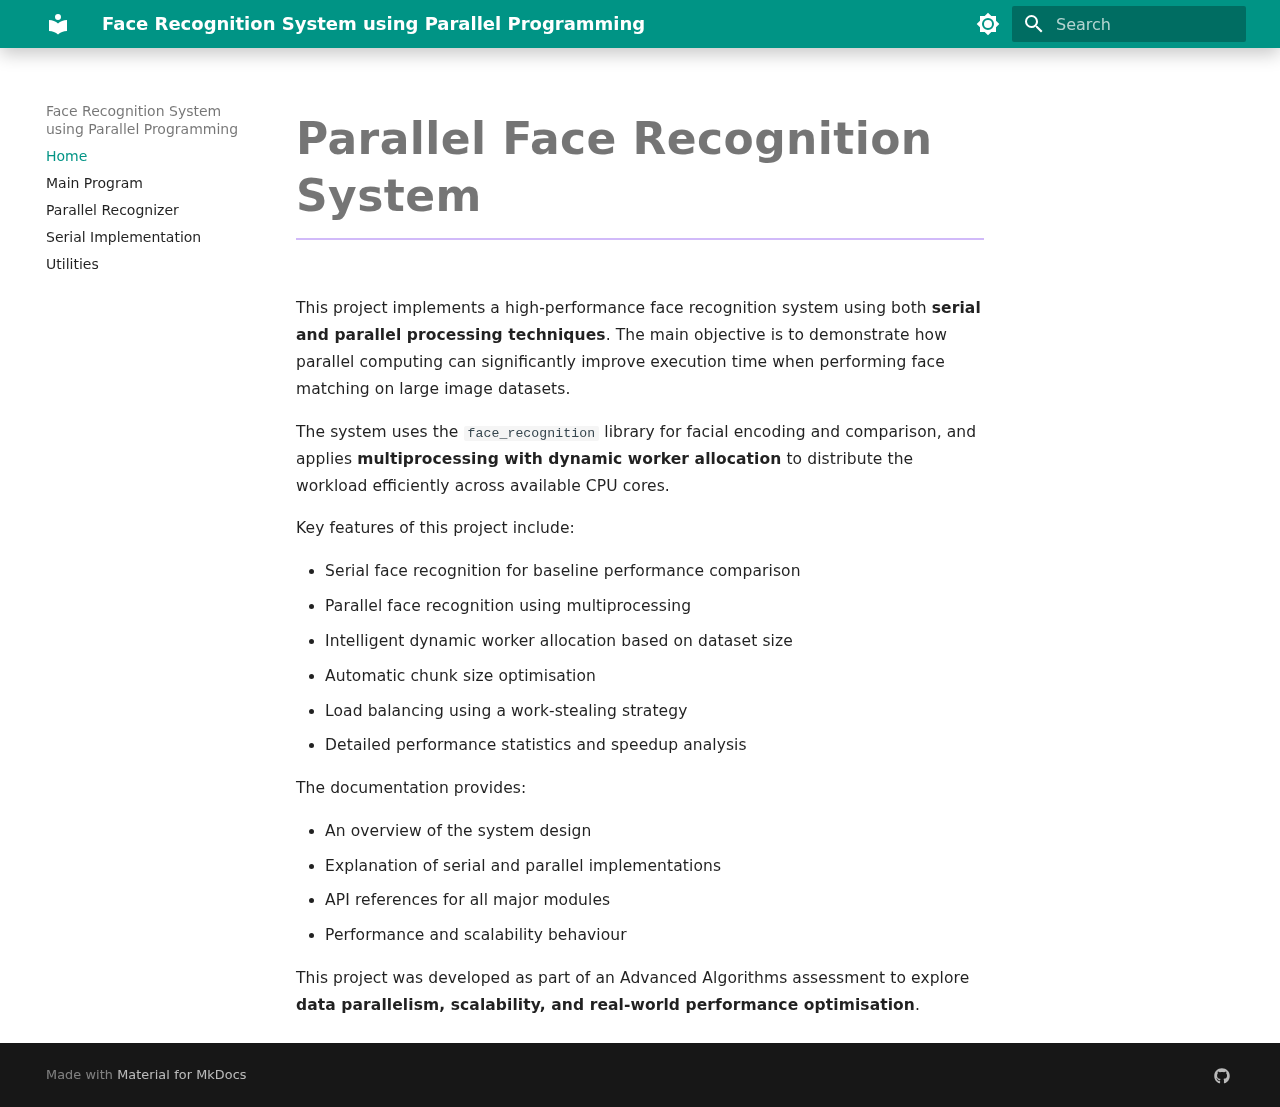
<file: index.html>
<!doctype html>
<html lang="en" class="no-js">
  <head>
    
      <meta charset="utf-8">
      <meta name="viewport" content="width=device-width,initial-scale=1">
      
        <meta name="description" content="Parallel and Serial Face Recognition Documentation">
      
      
        <meta name="author" content="Ridesha Khadka">
      
      
        <link rel="canonical" href="https://github.com/rk833/face-recognition-system-using-parallel-programming/">
      
      
      
        <link rel="next" href="main/">
      
      
        
      
      
      <link rel="icon" href="assets/images/favicon.png">
      <meta name="generator" content="mkdocs-1.6.1, mkdocs-material-9.7.1">
    
    
      
        <title>Face Recognition System using Parallel Programming</title>
      
    
    
      <link rel="stylesheet" href="assets/stylesheets/main.484c7ddc.min.css">
      
        
        <link rel="stylesheet" href="assets/stylesheets/palette.ab4e12ef.min.css">
      
      


    
    
      
    
    
      
        
        
        <link rel="preconnect" href="https://fonts.gstatic.com" crossorigin>
        <link rel="stylesheet" href="https://fonts.googleapis.com/css?family=Roboto:300,300i,400,400i,700,700i%7CRoboto+Mono:400,400i,700,700i&display=fallback">
        <style>:root{--md-text-font:"Roboto";--md-code-font:"Roboto Mono"}</style>
      
    
    
      <link rel="stylesheet" href="assets/_mkdocstrings.css">
    
      <link rel="stylesheet" href="styles/extra.css">
    
    <script>__md_scope=new URL(".",location),__md_hash=e=>[...e].reduce(((e,_)=>(e<<5)-e+_.charCodeAt(0)),0),__md_get=(e,_=localStorage,t=__md_scope)=>JSON.parse(_.getItem(t.pathname+"."+e)),__md_set=(e,_,t=localStorage,a=__md_scope)=>{try{t.setItem(a.pathname+"."+e,JSON.stringify(_))}catch(e){}}</script>
    
      

    
    
  </head>
  
  
    
    
      
    
    
    
    
    <body dir="ltr" data-md-color-scheme="default" data-md-color-primary="teal" data-md-color-accent="cyan">
  
    
    <input class="md-toggle" data-md-toggle="drawer" type="checkbox" id="__drawer" autocomplete="off">
    <input class="md-toggle" data-md-toggle="search" type="checkbox" id="__search" autocomplete="off">
    <label class="md-overlay" for="__drawer"></label>
    <div data-md-component="skip">
      
        
        <a href="#parallel-face-recognition-system" class="md-skip">
          Skip to content
        </a>
      
    </div>
    <div data-md-component="announce">
      
    </div>
    
    
      

  

<header class="md-header md-header--shadow" data-md-component="header">
  <nav class="md-header__inner md-grid" aria-label="Header">
    <a href="." title="Face Recognition System using Parallel Programming" class="md-header__button md-logo" aria-label="Face Recognition System using Parallel Programming" data-md-component="logo">
      
  
  <svg xmlns="http://www.w3.org/2000/svg" viewBox="0 0 24 24"><path d="M12 8a3 3 0 0 0 3-3 3 3 0 0 0-3-3 3 3 0 0 0-3 3 3 3 0 0 0 3 3m0 3.54C9.64 9.35 6.5 8 3 8v11c3.5 0 6.64 1.35 9 3.54 2.36-2.19 5.5-3.54 9-3.54V8c-3.5 0-6.64 1.35-9 3.54"/></svg>

    </a>
    <label class="md-header__button md-icon" for="__drawer">
      
      <svg xmlns="http://www.w3.org/2000/svg" viewBox="0 0 24 24"><path d="M3 6h18v2H3zm0 5h18v2H3zm0 5h18v2H3z"/></svg>
    </label>
    <div class="md-header__title" data-md-component="header-title">
      <div class="md-header__ellipsis">
        <div class="md-header__topic">
          <span class="md-ellipsis">
            Face Recognition System using Parallel Programming
          </span>
        </div>
        <div class="md-header__topic" data-md-component="header-topic">
          <span class="md-ellipsis">
            
              Home
            
          </span>
        </div>
      </div>
    </div>
    
      
        <form class="md-header__option" data-md-component="palette">
  
    
    
    
    <input class="md-option" data-md-color-media="" data-md-color-scheme="default" data-md-color-primary="teal" data-md-color-accent="cyan"  aria-label="Switch to dark mode"  type="radio" name="__palette" id="__palette_0">
    
      <label class="md-header__button md-icon" title="Switch to dark mode" for="__palette_1" hidden>
        <svg xmlns="http://www.w3.org/2000/svg" viewBox="0 0 24 24"><path d="M12 8a4 4 0 0 0-4 4 4 4 0 0 0 4 4 4 4 0 0 0 4-4 4 4 0 0 0-4-4m0 10a6 6 0 0 1-6-6 6 6 0 0 1 6-6 6 6 0 0 1 6 6 6 6 0 0 1-6 6m8-9.31V4h-4.69L12 .69 8.69 4H4v4.69L.69 12 4 15.31V20h4.69L12 23.31 15.31 20H20v-4.69L23.31 12z"/></svg>
      </label>
    
  
    
    
    
    <input class="md-option" data-md-color-media="" data-md-color-scheme="slate" data-md-color-primary="teal" data-md-color-accent="cyan"  aria-label="Switch to light mode"  type="radio" name="__palette" id="__palette_1">
    
      <label class="md-header__button md-icon" title="Switch to light mode" for="__palette_0" hidden>
        <svg xmlns="http://www.w3.org/2000/svg" viewBox="0 0 24 24"><path d="M12 18c-.89 0-1.74-.2-2.5-.55C11.56 16.5 13 14.42 13 12s-1.44-4.5-3.5-5.45C10.26 6.2 11.11 6 12 6a6 6 0 0 1 6 6 6 6 0 0 1-6 6m8-9.31V4h-4.69L12 .69 8.69 4H4v4.69L.69 12 4 15.31V20h4.69L12 23.31 15.31 20H20v-4.69L23.31 12z"/></svg>
      </label>
    
  
</form>
      
    
    
      <script>var palette=__md_get("__palette");if(palette&&palette.color){if("(prefers-color-scheme)"===palette.color.media){var media=matchMedia("(prefers-color-scheme: light)"),input=document.querySelector(media.matches?"[data-md-color-media='(prefers-color-scheme: light)']":"[data-md-color-media='(prefers-color-scheme: dark)']");palette.color.media=input.getAttribute("data-md-color-media"),palette.color.scheme=input.getAttribute("data-md-color-scheme"),palette.color.primary=input.getAttribute("data-md-color-primary"),palette.color.accent=input.getAttribute("data-md-color-accent")}for(var[key,value]of Object.entries(palette.color))document.body.setAttribute("data-md-color-"+key,value)}</script>
    
    
    
      
      
        <label class="md-header__button md-icon" for="__search">
          
          <svg xmlns="http://www.w3.org/2000/svg" viewBox="0 0 24 24"><path d="M9.5 3A6.5 6.5 0 0 1 16 9.5c0 1.61-.59 3.09-1.56 4.23l.27.27h.79l5 5-1.5 1.5-5-5v-.79l-.27-.27A6.52 6.52 0 0 1 9.5 16 6.5 6.5 0 0 1 3 9.5 6.5 6.5 0 0 1 9.5 3m0 2C7 5 5 7 5 9.5S7 14 9.5 14 14 12 14 9.5 12 5 9.5 5"/></svg>
        </label>
        <div class="md-search" data-md-component="search" role="dialog">
  <label class="md-search__overlay" for="__search"></label>
  <div class="md-search__inner" role="search">
    <form class="md-search__form" name="search">
      <input type="text" class="md-search__input" name="query" aria-label="Search" placeholder="Search" autocapitalize="off" autocorrect="off" autocomplete="off" spellcheck="false" data-md-component="search-query" required>
      <label class="md-search__icon md-icon" for="__search">
        
        <svg xmlns="http://www.w3.org/2000/svg" viewBox="0 0 24 24"><path d="M9.5 3A6.5 6.5 0 0 1 16 9.5c0 1.61-.59 3.09-1.56 4.23l.27.27h.79l5 5-1.5 1.5-5-5v-.79l-.27-.27A6.52 6.52 0 0 1 9.5 16 6.5 6.5 0 0 1 3 9.5 6.5 6.5 0 0 1 9.5 3m0 2C7 5 5 7 5 9.5S7 14 9.5 14 14 12 14 9.5 12 5 9.5 5"/></svg>
        
        <svg xmlns="http://www.w3.org/2000/svg" viewBox="0 0 24 24"><path d="M20 11v2H8l5.5 5.5-1.42 1.42L4.16 12l7.92-7.92L13.5 5.5 8 11z"/></svg>
      </label>
      <nav class="md-search__options" aria-label="Search">
        
        <button type="reset" class="md-search__icon md-icon" title="Clear" aria-label="Clear" tabindex="-1">
          
          <svg xmlns="http://www.w3.org/2000/svg" viewBox="0 0 24 24"><path d="M19 6.41 17.59 5 12 10.59 6.41 5 5 6.41 10.59 12 5 17.59 6.41 19 12 13.41 17.59 19 19 17.59 13.41 12z"/></svg>
        </button>
      </nav>
      
        <div class="md-search__suggest" data-md-component="search-suggest"></div>
      
    </form>
    <div class="md-search__output">
      <div class="md-search__scrollwrap" tabindex="0" data-md-scrollfix>
        <div class="md-search-result" data-md-component="search-result">
          <div class="md-search-result__meta">
            Initializing search
          </div>
          <ol class="md-search-result__list" role="presentation"></ol>
        </div>
      </div>
    </div>
  </div>
</div>
      
    
    
  </nav>
  
</header>
    
    <div class="md-container" data-md-component="container">
      
      
        
          
        
      
      <main class="md-main" data-md-component="main">
        <div class="md-main__inner md-grid">
          
            
              
              <div class="md-sidebar md-sidebar--primary" data-md-component="sidebar" data-md-type="navigation" >
                <div class="md-sidebar__scrollwrap">
                  <div class="md-sidebar__inner">
                    



<nav class="md-nav md-nav--primary" aria-label="Navigation" data-md-level="0">
  <label class="md-nav__title" for="__drawer">
    <a href="." title="Face Recognition System using Parallel Programming" class="md-nav__button md-logo" aria-label="Face Recognition System using Parallel Programming" data-md-component="logo">
      
  
  <svg xmlns="http://www.w3.org/2000/svg" viewBox="0 0 24 24"><path d="M12 8a3 3 0 0 0 3-3 3 3 0 0 0-3-3 3 3 0 0 0-3 3 3 3 0 0 0 3 3m0 3.54C9.64 9.35 6.5 8 3 8v11c3.5 0 6.64 1.35 9 3.54 2.36-2.19 5.5-3.54 9-3.54V8c-3.5 0-6.64 1.35-9 3.54"/></svg>

    </a>
    Face Recognition System using Parallel Programming
  </label>
  
  <ul class="md-nav__list" data-md-scrollfix>
    
      
      
  
  
    
  
  
  
    <li class="md-nav__item md-nav__item--active">
      
      <input class="md-nav__toggle md-toggle" type="checkbox" id="__toc">
      
      
        
      
      
      <a href="." class="md-nav__link md-nav__link--active">
        
  
  
  <span class="md-ellipsis">
    
  
    Home
  

    
  </span>
  
  

      </a>
      
    </li>
  

    
      
      
  
  
  
  
    <li class="md-nav__item">
      <a href="main/" class="md-nav__link">
        
  
  
  <span class="md-ellipsis">
    
  
    Main Program
  

    
  </span>
  
  

      </a>
    </li>
  

    
      
      
  
  
  
  
    <li class="md-nav__item">
      <a href="recognizer/" class="md-nav__link">
        
  
  
  <span class="md-ellipsis">
    
  
    Parallel Recognizer
  

    
  </span>
  
  

      </a>
    </li>
  

    
      
      
  
  
  
  
    <li class="md-nav__item">
      <a href="serial/" class="md-nav__link">
        
  
  
  <span class="md-ellipsis">
    
  
    Serial Implementation
  

    
  </span>
  
  

      </a>
    </li>
  

    
      
      
  
  
  
  
    <li class="md-nav__item">
      <a href="utils/" class="md-nav__link">
        
  
  
  <span class="md-ellipsis">
    
  
    Utilities
  

    
  </span>
  
  

      </a>
    </li>
  

    
  </ul>
</nav>
                  </div>
                </div>
              </div>
            
            
              
              <div class="md-sidebar md-sidebar--secondary" data-md-component="sidebar" data-md-type="toc" >
                <div class="md-sidebar__scrollwrap">
                  <div class="md-sidebar__inner">
                    

<nav class="md-nav md-nav--secondary" aria-label="Table of contents">
  
  
  
    
  
  
</nav>
                  </div>
                </div>
              </div>
            
          
          
            <div class="md-content" data-md-component="content">
              
              <article class="md-content__inner md-typeset">
                
                  



<h1 id="parallel-face-recognition-system">Parallel Face Recognition System<a class="headerlink" href="#parallel-face-recognition-system" title="Permanent link">&para;</a></h1>
<p>This project implements a high-performance face recognition system using both <strong>serial and parallel processing techniques</strong>. The main objective is to demonstrate how parallel computing can significantly improve execution time when performing face matching on large image datasets.</p>
<p>The system uses the <code>face_recognition</code> library for facial encoding and comparison, and applies <strong>multiprocessing with dynamic worker allocation</strong> to distribute the workload efficiently across available CPU cores.</p>
<p>Key features of this project include:</p>
<ul>
<li>Serial face recognition for baseline performance comparison  </li>
<li>Parallel face recognition using multiprocessing  </li>
<li>Intelligent dynamic worker allocation based on dataset size  </li>
<li>Automatic chunk size optimisation  </li>
<li>Load balancing using a work-stealing strategy  </li>
<li>Detailed performance statistics and speedup analysis  </li>
</ul>
<p>The documentation provides:</p>
<ul>
<li>An overview of the system design  </li>
<li>Explanation of serial and parallel implementations  </li>
<li>API references for all major modules  </li>
<li>Performance and scalability behaviour  </li>
</ul>
<p>This project was developed as part of an Advanced Algorithms assessment to explore <strong>data parallelism, scalability, and real-world performance optimisation</strong>.</p>












                
              </article>
            </div>
          
          
<script>var target=document.getElementById(location.hash.slice(1));target&&target.name&&(target.checked=target.name.startsWith("__tabbed_"))</script>
        </div>
        
          <button type="button" class="md-top md-icon" data-md-component="top" hidden>
  
  <svg xmlns="http://www.w3.org/2000/svg" viewBox="0 0 24 24"><path d="M13 20h-2V8l-5.5 5.5-1.42-1.42L12 4.16l7.92 7.92-1.42 1.42L13 8z"/></svg>
  Back to top
</button>
        
      </main>
      
        <footer class="md-footer">
  
  <div class="md-footer-meta md-typeset">
    <div class="md-footer-meta__inner md-grid">
      <div class="md-copyright">
  
  
    Made with
    <a href="https://squidfunk.github.io/mkdocs-material/" target="_blank" rel="noopener">
      Material for MkDocs
    </a>
  
</div>
      
        
<div class="md-social">
  
    
    
    
    
      
      
    
    <a href="https://github.com/rk833/face-recognition-system-using-parallel-programming" target="_blank" rel="noopener" title="github.com" class="md-social__link">
      <svg xmlns="http://www.w3.org/2000/svg" viewBox="0 0 512 512"><!--! Font Awesome Free 7.1.0 by @fontawesome - https://fontawesome.com License - https://fontawesome.com/license/free (Icons: CC BY 4.0, Fonts: SIL OFL 1.1, Code: MIT License) Copyright 2025 Fonticons, Inc.--><path d="M173.9 397.4c0 2-2.3 3.6-5.2 3.6-3.3.3-5.6-1.3-5.6-3.6 0-2 2.3-3.6 5.2-3.6 3-.3 5.6 1.3 5.6 3.6m-31.1-4.5c-.7 2 1.3 4.3 4.3 4.9 2.6 1 5.6 0 6.2-2s-1.3-4.3-4.3-5.2c-2.6-.7-5.5.3-6.2 2.3m44.2-1.7c-2.9.7-4.9 2.6-4.6 4.9.3 2 2.9 3.3 5.9 2.6 2.9-.7 4.9-2.6 4.6-4.6-.3-1.9-3-3.2-5.9-2.9M252.8 8C114.1 8 8 113.3 8 252c0 110.9 69.8 205.8 169.5 239.2 12.8 2.3 17.3-5.6 17.3-12.1 0-6.2-.3-40.4-.3-61.4 0 0-70 15-84.7-29.8 0 0-11.4-29.1-27.8-36.6 0 0-22.9-15.7 1.6-15.4 0 0 24.9 2 38.6 25.8 21.9 38.6 58.6 27.5 72.9 20.9 2.3-16 8.8-27.1 16-33.7-55.9-6.2-112.3-14.3-112.3-110.5 0-27.5 7.6-41.3 23.6-58.9-2.6-6.5-11.1-33.3 2.6-67.9 20.9-6.5 69 27 69 27 20-5.6 41.5-8.5 62.8-8.5s42.8 2.9 62.8 8.5c0 0 48.1-33.6 69-27 13.7 34.7 5.2 61.4 2.6 67.9 16 17.7 25.8 31.5 25.8 58.9 0 96.5-58.9 104.2-114.8 110.5 9.2 7.9 17 22.9 17 46.4 0 33.7-.3 75.4-.3 83.6 0 6.5 4.6 14.4 17.3 12.1C436.2 457.8 504 362.9 504 252 504 113.3 391.5 8 252.8 8M105.2 352.9c-1.3 1-1 3.3.7 5.2 1.6 1.6 3.9 2.3 5.2 1 1.3-1 1-3.3-.7-5.2-1.6-1.6-3.9-2.3-5.2-1m-10.8-8.1c-.7 1.3.3 2.9 2.3 3.9 1.6 1 3.6.7 4.3-.7.7-1.3-.3-2.9-2.3-3.9-2-.6-3.6-.3-4.3.7m32.4 35.6c-1.6 1.3-1 4.3 1.3 6.2 2.3 2.3 5.2 2.6 6.5 1 1.3-1.3.7-4.3-1.3-6.2-2.2-2.3-5.2-2.6-6.5-1m-11.4-14.7c-1.6 1-1.6 3.6 0 5.9s4.3 3.3 5.6 2.3c1.6-1.3 1.6-3.9 0-6.2-1.4-2.3-4-3.3-5.6-2"/></svg>
    </a>
  
</div>
      
    </div>
  </div>
</footer>
      
    </div>
    <div class="md-dialog" data-md-component="dialog">
      <div class="md-dialog__inner md-typeset"></div>
    </div>
    
    
    
      
      
      <script id="__config" type="application/json">{"annotate": null, "base": ".", "features": ["navigation.instant", "navigation.tracking", "navigation.sections", "navigation.expand", "navigation.top", "search.suggest", "search.highlight", "content.code.copy"], "search": "assets/javascripts/workers/search.2c215733.min.js", "tags": null, "translations": {"clipboard.copied": "Copied to clipboard", "clipboard.copy": "Copy to clipboard", "search.result.more.one": "1 more on this page", "search.result.more.other": "# more on this page", "search.result.none": "No matching documents", "search.result.one": "1 matching document", "search.result.other": "# matching documents", "search.result.placeholder": "Type to start searching", "search.result.term.missing": "Missing", "select.version": "Select version"}, "version": null}</script>
    
    
      <script src="assets/javascripts/bundle.79ae519e.min.js"></script>
      
    
  </body>
</html>
</file>
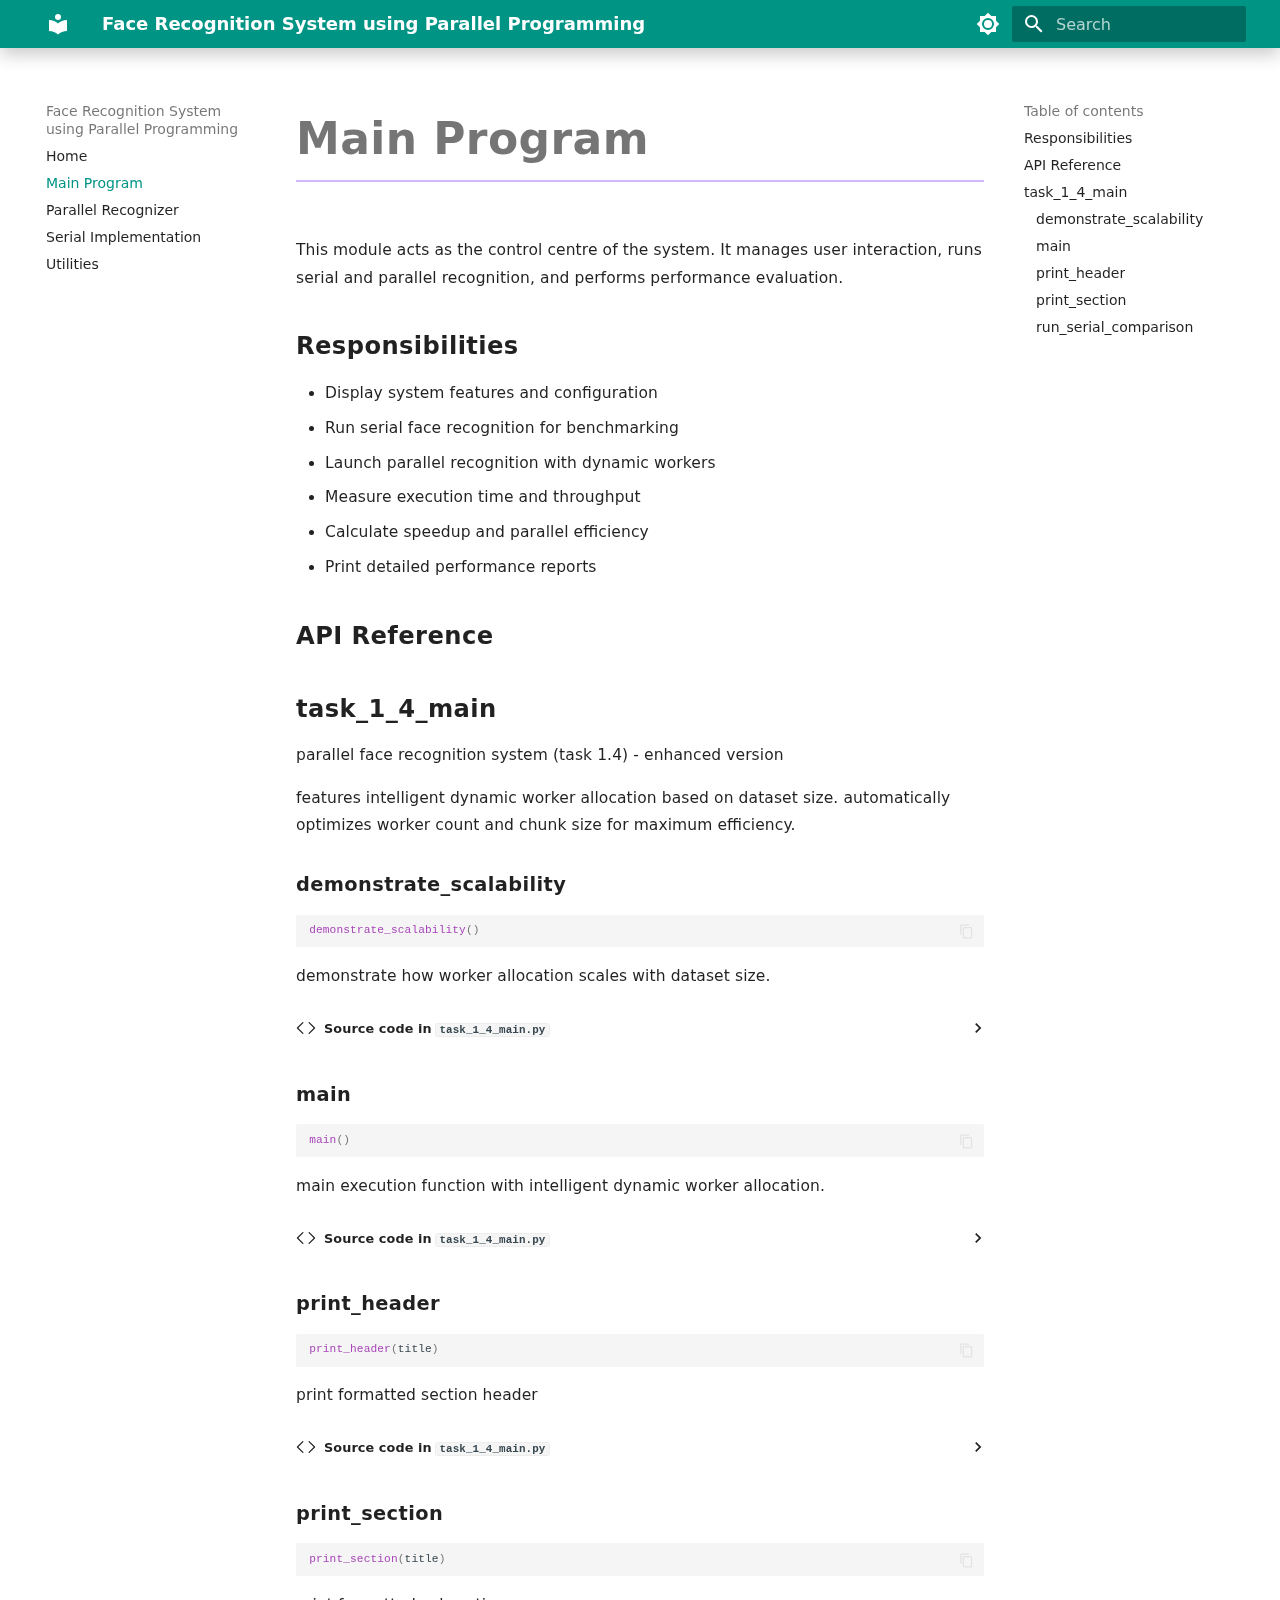
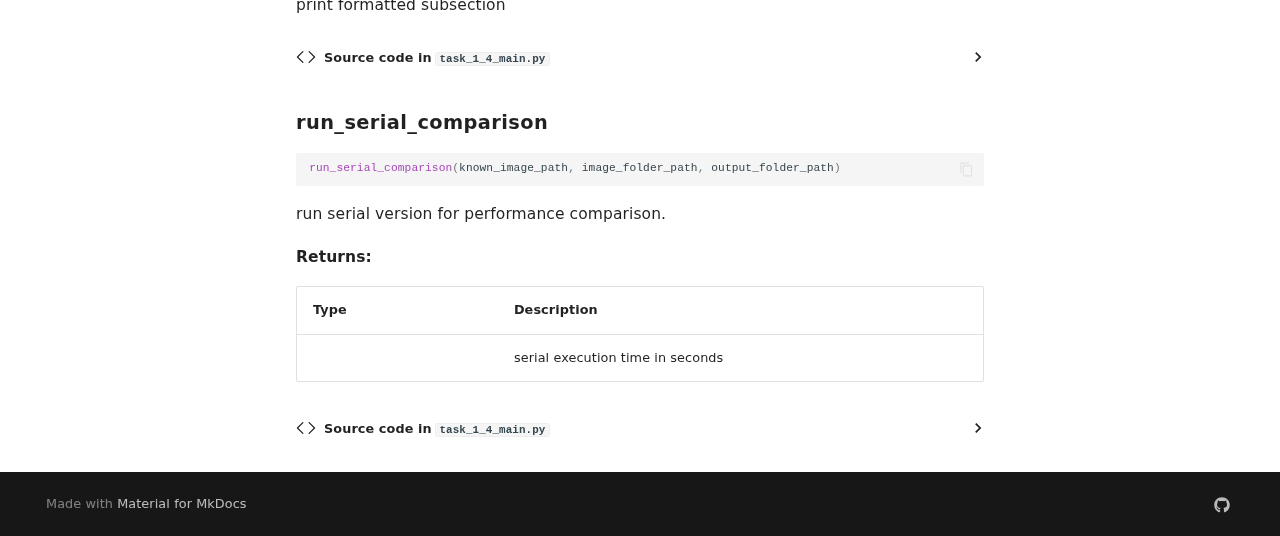
<file: main/index.html>
<!doctype html>
<html lang="en" class="no-js">
  <head>
    
      <meta charset="utf-8">
      <meta name="viewport" content="width=device-width,initial-scale=1">
      
        <meta name="description" content="Parallel and Serial Face Recognition Documentation">
      
      
        <meta name="author" content="Ridesha Khadka">
      
      
        <link rel="canonical" href="https://github.com/rk833/face-recognition-system-using-parallel-programming/main/">
      
      
        <link rel="prev" href="..">
      
      
        <link rel="next" href="../recognizer/">
      
      
        
      
      
      <link rel="icon" href="../assets/images/favicon.png">
      <meta name="generator" content="mkdocs-1.6.1, mkdocs-material-9.7.1">
    
    
      
        <title>Main Program - Face Recognition System using Parallel Programming</title>
      
    
    
      <link rel="stylesheet" href="../assets/stylesheets/main.484c7ddc.min.css">
      
        
        <link rel="stylesheet" href="../assets/stylesheets/palette.ab4e12ef.min.css">
      
      


    
    
      
    
    
      
        
        
        <link rel="preconnect" href="https://fonts.gstatic.com" crossorigin>
        <link rel="stylesheet" href="https://fonts.googleapis.com/css?family=Roboto:300,300i,400,400i,700,700i%7CRoboto+Mono:400,400i,700,700i&display=fallback">
        <style>:root{--md-text-font:"Roboto";--md-code-font:"Roboto Mono"}</style>
      
    
    
      <link rel="stylesheet" href="../assets/_mkdocstrings.css">
    
      <link rel="stylesheet" href="../styles/extra.css">
    
    <script>__md_scope=new URL("..",location),__md_hash=e=>[...e].reduce(((e,_)=>(e<<5)-e+_.charCodeAt(0)),0),__md_get=(e,_=localStorage,t=__md_scope)=>JSON.parse(_.getItem(t.pathname+"."+e)),__md_set=(e,_,t=localStorage,a=__md_scope)=>{try{t.setItem(a.pathname+"."+e,JSON.stringify(_))}catch(e){}}</script>
    
      

    
    
  </head>
  
  
    
    
      
    
    
    
    
    <body dir="ltr" data-md-color-scheme="default" data-md-color-primary="teal" data-md-color-accent="cyan">
  
    
    <input class="md-toggle" data-md-toggle="drawer" type="checkbox" id="__drawer" autocomplete="off">
    <input class="md-toggle" data-md-toggle="search" type="checkbox" id="__search" autocomplete="off">
    <label class="md-overlay" for="__drawer"></label>
    <div data-md-component="skip">
      
        
        <a href="#main-program" class="md-skip">
          Skip to content
        </a>
      
    </div>
    <div data-md-component="announce">
      
    </div>
    
    
      

  

<header class="md-header md-header--shadow" data-md-component="header">
  <nav class="md-header__inner md-grid" aria-label="Header">
    <a href=".." title="Face Recognition System using Parallel Programming" class="md-header__button md-logo" aria-label="Face Recognition System using Parallel Programming" data-md-component="logo">
      
  
  <svg xmlns="http://www.w3.org/2000/svg" viewBox="0 0 24 24"><path d="M12 8a3 3 0 0 0 3-3 3 3 0 0 0-3-3 3 3 0 0 0-3 3 3 3 0 0 0 3 3m0 3.54C9.64 9.35 6.5 8 3 8v11c3.5 0 6.64 1.35 9 3.54 2.36-2.19 5.5-3.54 9-3.54V8c-3.5 0-6.64 1.35-9 3.54"/></svg>

    </a>
    <label class="md-header__button md-icon" for="__drawer">
      
      <svg xmlns="http://www.w3.org/2000/svg" viewBox="0 0 24 24"><path d="M3 6h18v2H3zm0 5h18v2H3zm0 5h18v2H3z"/></svg>
    </label>
    <div class="md-header__title" data-md-component="header-title">
      <div class="md-header__ellipsis">
        <div class="md-header__topic">
          <span class="md-ellipsis">
            Face Recognition System using Parallel Programming
          </span>
        </div>
        <div class="md-header__topic" data-md-component="header-topic">
          <span class="md-ellipsis">
            
              Main Program
            
          </span>
        </div>
      </div>
    </div>
    
      
        <form class="md-header__option" data-md-component="palette">
  
    
    
    
    <input class="md-option" data-md-color-media="" data-md-color-scheme="default" data-md-color-primary="teal" data-md-color-accent="cyan"  aria-label="Switch to dark mode"  type="radio" name="__palette" id="__palette_0">
    
      <label class="md-header__button md-icon" title="Switch to dark mode" for="__palette_1" hidden>
        <svg xmlns="http://www.w3.org/2000/svg" viewBox="0 0 24 24"><path d="M12 8a4 4 0 0 0-4 4 4 4 0 0 0 4 4 4 4 0 0 0 4-4 4 4 0 0 0-4-4m0 10a6 6 0 0 1-6-6 6 6 0 0 1 6-6 6 6 0 0 1 6 6 6 6 0 0 1-6 6m8-9.31V4h-4.69L12 .69 8.69 4H4v4.69L.69 12 4 15.31V20h4.69L12 23.31 15.31 20H20v-4.69L23.31 12z"/></svg>
      </label>
    
  
    
    
    
    <input class="md-option" data-md-color-media="" data-md-color-scheme="slate" data-md-color-primary="teal" data-md-color-accent="cyan"  aria-label="Switch to light mode"  type="radio" name="__palette" id="__palette_1">
    
      <label class="md-header__button md-icon" title="Switch to light mode" for="__palette_0" hidden>
        <svg xmlns="http://www.w3.org/2000/svg" viewBox="0 0 24 24"><path d="M12 18c-.89 0-1.74-.2-2.5-.55C11.56 16.5 13 14.42 13 12s-1.44-4.5-3.5-5.45C10.26 6.2 11.11 6 12 6a6 6 0 0 1 6 6 6 6 0 0 1-6 6m8-9.31V4h-4.69L12 .69 8.69 4H4v4.69L.69 12 4 15.31V20h4.69L12 23.31 15.31 20H20v-4.69L23.31 12z"/></svg>
      </label>
    
  
</form>
      
    
    
      <script>var palette=__md_get("__palette");if(palette&&palette.color){if("(prefers-color-scheme)"===palette.color.media){var media=matchMedia("(prefers-color-scheme: light)"),input=document.querySelector(media.matches?"[data-md-color-media='(prefers-color-scheme: light)']":"[data-md-color-media='(prefers-color-scheme: dark)']");palette.color.media=input.getAttribute("data-md-color-media"),palette.color.scheme=input.getAttribute("data-md-color-scheme"),palette.color.primary=input.getAttribute("data-md-color-primary"),palette.color.accent=input.getAttribute("data-md-color-accent")}for(var[key,value]of Object.entries(palette.color))document.body.setAttribute("data-md-color-"+key,value)}</script>
    
    
    
      
      
        <label class="md-header__button md-icon" for="__search">
          
          <svg xmlns="http://www.w3.org/2000/svg" viewBox="0 0 24 24"><path d="M9.5 3A6.5 6.5 0 0 1 16 9.5c0 1.61-.59 3.09-1.56 4.23l.27.27h.79l5 5-1.5 1.5-5-5v-.79l-.27-.27A6.52 6.52 0 0 1 9.5 16 6.5 6.5 0 0 1 3 9.5 6.5 6.5 0 0 1 9.5 3m0 2C7 5 5 7 5 9.5S7 14 9.5 14 14 12 14 9.5 12 5 9.5 5"/></svg>
        </label>
        <div class="md-search" data-md-component="search" role="dialog">
  <label class="md-search__overlay" for="__search"></label>
  <div class="md-search__inner" role="search">
    <form class="md-search__form" name="search">
      <input type="text" class="md-search__input" name="query" aria-label="Search" placeholder="Search" autocapitalize="off" autocorrect="off" autocomplete="off" spellcheck="false" data-md-component="search-query" required>
      <label class="md-search__icon md-icon" for="__search">
        
        <svg xmlns="http://www.w3.org/2000/svg" viewBox="0 0 24 24"><path d="M9.5 3A6.5 6.5 0 0 1 16 9.5c0 1.61-.59 3.09-1.56 4.23l.27.27h.79l5 5-1.5 1.5-5-5v-.79l-.27-.27A6.52 6.52 0 0 1 9.5 16 6.5 6.5 0 0 1 3 9.5 6.5 6.5 0 0 1 9.5 3m0 2C7 5 5 7 5 9.5S7 14 9.5 14 14 12 14 9.5 12 5 9.5 5"/></svg>
        
        <svg xmlns="http://www.w3.org/2000/svg" viewBox="0 0 24 24"><path d="M20 11v2H8l5.5 5.5-1.42 1.42L4.16 12l7.92-7.92L13.5 5.5 8 11z"/></svg>
      </label>
      <nav class="md-search__options" aria-label="Search">
        
        <button type="reset" class="md-search__icon md-icon" title="Clear" aria-label="Clear" tabindex="-1">
          
          <svg xmlns="http://www.w3.org/2000/svg" viewBox="0 0 24 24"><path d="M19 6.41 17.59 5 12 10.59 6.41 5 5 6.41 10.59 12 5 17.59 6.41 19 12 13.41 17.59 19 19 17.59 13.41 12z"/></svg>
        </button>
      </nav>
      
        <div class="md-search__suggest" data-md-component="search-suggest"></div>
      
    </form>
    <div class="md-search__output">
      <div class="md-search__scrollwrap" tabindex="0" data-md-scrollfix>
        <div class="md-search-result" data-md-component="search-result">
          <div class="md-search-result__meta">
            Initializing search
          </div>
          <ol class="md-search-result__list" role="presentation"></ol>
        </div>
      </div>
    </div>
  </div>
</div>
      
    
    
  </nav>
  
</header>
    
    <div class="md-container" data-md-component="container">
      
      
        
          
        
      
      <main class="md-main" data-md-component="main">
        <div class="md-main__inner md-grid">
          
            
              
              <div class="md-sidebar md-sidebar--primary" data-md-component="sidebar" data-md-type="navigation" >
                <div class="md-sidebar__scrollwrap">
                  <div class="md-sidebar__inner">
                    



<nav class="md-nav md-nav--primary" aria-label="Navigation" data-md-level="0">
  <label class="md-nav__title" for="__drawer">
    <a href=".." title="Face Recognition System using Parallel Programming" class="md-nav__button md-logo" aria-label="Face Recognition System using Parallel Programming" data-md-component="logo">
      
  
  <svg xmlns="http://www.w3.org/2000/svg" viewBox="0 0 24 24"><path d="M12 8a3 3 0 0 0 3-3 3 3 0 0 0-3-3 3 3 0 0 0-3 3 3 3 0 0 0 3 3m0 3.54C9.64 9.35 6.5 8 3 8v11c3.5 0 6.64 1.35 9 3.54 2.36-2.19 5.5-3.54 9-3.54V8c-3.5 0-6.64 1.35-9 3.54"/></svg>

    </a>
    Face Recognition System using Parallel Programming
  </label>
  
  <ul class="md-nav__list" data-md-scrollfix>
    
      
      
  
  
  
  
    <li class="md-nav__item">
      <a href=".." class="md-nav__link">
        
  
  
  <span class="md-ellipsis">
    
  
    Home
  

    
  </span>
  
  

      </a>
    </li>
  

    
      
      
  
  
    
  
  
  
    <li class="md-nav__item md-nav__item--active">
      
      <input class="md-nav__toggle md-toggle" type="checkbox" id="__toc">
      
      
        
      
      
        <label class="md-nav__link md-nav__link--active" for="__toc">
          
  
  
  <span class="md-ellipsis">
    
  
    Main Program
  

    
  </span>
  
  

          <span class="md-nav__icon md-icon"></span>
        </label>
      
      <a href="./" class="md-nav__link md-nav__link--active">
        
  
  
  <span class="md-ellipsis">
    
  
    Main Program
  

    
  </span>
  
  

      </a>
      
        

<nav class="md-nav md-nav--secondary" aria-label="Table of contents">
  
  
  
    
  
  
    <label class="md-nav__title" for="__toc">
      <span class="md-nav__icon md-icon"></span>
      Table of contents
    </label>
    <ul class="md-nav__list" data-md-component="toc" data-md-scrollfix>
      
        <li class="md-nav__item">
  <a href="#responsibilities" class="md-nav__link">
    <span class="md-ellipsis">
      
        Responsibilities
      
    </span>
  </a>
  
</li>
      
        <li class="md-nav__item">
  <a href="#api-reference" class="md-nav__link">
    <span class="md-ellipsis">
      
        API Reference
      
    </span>
  </a>
  
</li>
      
        <li class="md-nav__item">
  <a href="#task_1_4_main" class="md-nav__link">
    <span class="md-ellipsis">
      
        task_1_4_main
      
    </span>
  </a>
  
    <nav class="md-nav" aria-label="task_1_4_main">
      <ul class="md-nav__list">
        
          <li class="md-nav__item">
  <a href="#task_1_4_main.demonstrate_scalability" class="md-nav__link">
    <span class="md-ellipsis">
      
        demonstrate_scalability
      
    </span>
  </a>
  
</li>
        
          <li class="md-nav__item">
  <a href="#task_1_4_main.main" class="md-nav__link">
    <span class="md-ellipsis">
      
        main
      
    </span>
  </a>
  
</li>
        
          <li class="md-nav__item">
  <a href="#task_1_4_main.print_header" class="md-nav__link">
    <span class="md-ellipsis">
      
        print_header
      
    </span>
  </a>
  
</li>
        
          <li class="md-nav__item">
  <a href="#task_1_4_main.print_section" class="md-nav__link">
    <span class="md-ellipsis">
      
        print_section
      
    </span>
  </a>
  
</li>
        
          <li class="md-nav__item">
  <a href="#task_1_4_main.run_serial_comparison" class="md-nav__link">
    <span class="md-ellipsis">
      
        run_serial_comparison
      
    </span>
  </a>
  
</li>
        
      </ul>
    </nav>
  
</li>
      
    </ul>
  
</nav>
      
    </li>
  

    
      
      
  
  
  
  
    <li class="md-nav__item">
      <a href="../recognizer/" class="md-nav__link">
        
  
  
  <span class="md-ellipsis">
    
  
    Parallel Recognizer
  

    
  </span>
  
  

      </a>
    </li>
  

    
      
      
  
  
  
  
    <li class="md-nav__item">
      <a href="../serial/" class="md-nav__link">
        
  
  
  <span class="md-ellipsis">
    
  
    Serial Implementation
  

    
  </span>
  
  

      </a>
    </li>
  

    
      
      
  
  
  
  
    <li class="md-nav__item">
      <a href="../utils/" class="md-nav__link">
        
  
  
  <span class="md-ellipsis">
    
  
    Utilities
  

    
  </span>
  
  

      </a>
    </li>
  

    
  </ul>
</nav>
                  </div>
                </div>
              </div>
            
            
              
              <div class="md-sidebar md-sidebar--secondary" data-md-component="sidebar" data-md-type="toc" >
                <div class="md-sidebar__scrollwrap">
                  <div class="md-sidebar__inner">
                    

<nav class="md-nav md-nav--secondary" aria-label="Table of contents">
  
  
  
    
  
  
    <label class="md-nav__title" for="__toc">
      <span class="md-nav__icon md-icon"></span>
      Table of contents
    </label>
    <ul class="md-nav__list" data-md-component="toc" data-md-scrollfix>
      
        <li class="md-nav__item">
  <a href="#responsibilities" class="md-nav__link">
    <span class="md-ellipsis">
      
        Responsibilities
      
    </span>
  </a>
  
</li>
      
        <li class="md-nav__item">
  <a href="#api-reference" class="md-nav__link">
    <span class="md-ellipsis">
      
        API Reference
      
    </span>
  </a>
  
</li>
      
        <li class="md-nav__item">
  <a href="#task_1_4_main" class="md-nav__link">
    <span class="md-ellipsis">
      
        task_1_4_main
      
    </span>
  </a>
  
    <nav class="md-nav" aria-label="task_1_4_main">
      <ul class="md-nav__list">
        
          <li class="md-nav__item">
  <a href="#task_1_4_main.demonstrate_scalability" class="md-nav__link">
    <span class="md-ellipsis">
      
        demonstrate_scalability
      
    </span>
  </a>
  
</li>
        
          <li class="md-nav__item">
  <a href="#task_1_4_main.main" class="md-nav__link">
    <span class="md-ellipsis">
      
        main
      
    </span>
  </a>
  
</li>
        
          <li class="md-nav__item">
  <a href="#task_1_4_main.print_header" class="md-nav__link">
    <span class="md-ellipsis">
      
        print_header
      
    </span>
  </a>
  
</li>
        
          <li class="md-nav__item">
  <a href="#task_1_4_main.print_section" class="md-nav__link">
    <span class="md-ellipsis">
      
        print_section
      
    </span>
  </a>
  
</li>
        
          <li class="md-nav__item">
  <a href="#task_1_4_main.run_serial_comparison" class="md-nav__link">
    <span class="md-ellipsis">
      
        run_serial_comparison
      
    </span>
  </a>
  
</li>
        
      </ul>
    </nav>
  
</li>
      
    </ul>
  
</nav>
                  </div>
                </div>
              </div>
            
          
          
            <div class="md-content" data-md-component="content">
              
              <article class="md-content__inner md-typeset">
                
                  



<h1 id="main-program">Main Program<a class="headerlink" href="#main-program" title="Permanent link">&para;</a></h1>
<p>This module acts as the control centre of the system. It manages user interaction, runs serial and parallel recognition, and performs performance evaluation.</p>
<h2 id="responsibilities">Responsibilities<a class="headerlink" href="#responsibilities" title="Permanent link">&para;</a></h2>
<ul>
<li>Display system features and configuration  </li>
<li>Run serial face recognition for benchmarking  </li>
<li>Launch parallel recognition with dynamic workers  </li>
<li>Measure execution time and throughput  </li>
<li>Calculate speedup and parallel efficiency  </li>
<li>Print detailed performance reports  </li>
</ul>
<h2 id="api-reference">API Reference<a class="headerlink" href="#api-reference" title="Permanent link">&para;</a></h2>


<div class="doc doc-object doc-module">



<h2 id="task_1_4_main" class="doc doc-heading">
            <span class="doc doc-object-name doc-module-name">task_1_4_main</span>


<a href="#task_1_4_main" class="headerlink" title="Permanent link">&para;</a></h2>

    <div class="doc doc-contents first">

        <p>parallel face recognition system (task 1.4) - enhanced version</p>
<p>features intelligent dynamic worker allocation based on dataset size.
automatically optimizes worker count and chunk size for maximum efficiency.</p>










<div class="doc doc-children">










<div class="doc doc-object doc-function">


<h3 id="task_1_4_main.demonstrate_scalability" class="doc doc-heading">
            <span class="doc doc-object-name doc-function-name">demonstrate_scalability</span>


<a href="#task_1_4_main.demonstrate_scalability" class="headerlink" title="Permanent link">&para;</a></h3>
<div class="doc-signature highlight"><pre><span></span><code><span class="nf">demonstrate_scalability</span><span class="p">()</span>
</code></pre></div>

    <div class="doc doc-contents ">

        <p>demonstrate how worker allocation scales with dataset size.</p>


            <details class="mkdocstrings-source">
              <summary>Source code in <code>task_1_4_main.py</code></summary>
              <div class="highlight"><table class="highlighttable"><tr><td class="linenos"><div class="linenodiv"><pre><span></span><span class="normal"> 75</span>
<span class="normal"> 76</span>
<span class="normal"> 77</span>
<span class="normal"> 78</span>
<span class="normal"> 79</span>
<span class="normal"> 80</span>
<span class="normal"> 81</span>
<span class="normal"> 82</span>
<span class="normal"> 83</span>
<span class="normal"> 84</span>
<span class="normal"> 85</span>
<span class="normal"> 86</span>
<span class="normal"> 87</span>
<span class="normal"> 88</span>
<span class="normal"> 89</span>
<span class="normal"> 90</span>
<span class="normal"> 91</span>
<span class="normal"> 92</span>
<span class="normal"> 93</span>
<span class="normal"> 94</span>
<span class="normal"> 95</span>
<span class="normal"> 96</span>
<span class="normal"> 97</span>
<span class="normal"> 98</span>
<span class="normal"> 99</span>
<span class="normal">100</span>
<span class="normal">101</span>
<span class="normal">102</span>
<span class="normal">103</span>
<span class="normal">104</span>
<span class="normal">105</span>
<span class="normal">106</span>
<span class="normal">107</span>
<span class="normal">108</span>
<span class="normal">109</span>
<span class="normal">110</span>
<span class="normal">111</span>
<span class="normal">112</span>
<span class="normal">113</span>
<span class="normal">114</span>
<span class="normal">115</span>
<span class="normal">116</span>
<span class="normal">117</span>
<span class="normal">118</span>
<span class="normal">119</span>
<span class="normal">120</span>
<span class="normal">121</span>
<span class="normal">122</span>
<span class="normal">123</span>
<span class="normal">124</span>
<span class="normal">125</span></pre></div></td><td class="code"><div><pre><span></span><code><span class="k">def</span><span class="w"> </span><span class="nf">demonstrate_scalability</span><span class="p">():</span>
<span class="w">    </span><span class="sd">&quot;&quot;&quot;</span>
<span class="sd">    demonstrate how worker allocation scales with dataset size.</span>
<span class="sd">    &quot;&quot;&quot;</span>
    <span class="n">print_header</span><span class="p">(</span><span class="s2">&quot;Dynamic worker allocation demonstration&quot;</span><span class="p">)</span>
    <span class="nb">print</span><span class="p">(</span><span class="s2">&quot;</span><span class="se">\n</span><span class="s2">This shows how the system adapts to different dataset sizes:</span><span class="se">\n</span><span class="s2">&quot;</span><span class="p">)</span>

    <span class="kn">from</span><span class="w"> </span><span class="nn">multiprocessing</span><span class="w"> </span><span class="kn">import</span> <span class="n">cpu_count</span>
    <span class="n">cores</span> <span class="o">=</span> <span class="n">cpu_count</span><span class="p">()</span>

    <span class="c1"># simulate different dataset sizes</span>
    <span class="n">scenarios</span> <span class="o">=</span> <span class="p">[</span>
        <span class="p">(</span><span class="mi">5</span><span class="p">,</span> <span class="s2">&quot;very small dataset&quot;</span><span class="p">),</span>
        <span class="p">(</span><span class="mi">25</span><span class="p">,</span> <span class="s2">&quot;small dataset&quot;</span><span class="p">),</span>
        <span class="p">(</span><span class="mi">100</span><span class="p">,</span> <span class="s2">&quot;medium dataset&quot;</span><span class="p">),</span>
        <span class="p">(</span><span class="mi">500</span><span class="p">,</span> <span class="s2">&quot;large dataset&quot;</span><span class="p">),</span>
        <span class="p">(</span><span class="mi">2000</span><span class="p">,</span> <span class="s2">&quot;very large dataset&quot;</span><span class="p">),</span>
    <span class="p">]</span>

    <span class="nb">print</span><span class="p">(</span><span class="sa">f</span><span class="s2">&quot;</span><span class="si">{</span><span class="s1">&#39;dataset size&#39;</span><span class="si">:</span><span class="s2">&lt;20</span><span class="si">}</span><span class="s2"> </span><span class="si">{</span><span class="s1">&#39;workers&#39;</span><span class="si">:</span><span class="s2">&lt;12</span><span class="si">}</span><span class="s2"> </span><span class="si">{</span><span class="s1">&#39;chunk size&#39;</span><span class="si">:</span><span class="s2">&lt;15</span><span class="si">}</span><span class="s2"> </span><span class="si">{</span><span class="s1">&#39;strategy&#39;</span><span class="si">}</span><span class="s2">&quot;</span><span class="p">)</span>
    <span class="nb">print</span><span class="p">(</span><span class="s2">&quot;-&quot;</span> <span class="o">*</span> <span class="mi">70</span><span class="p">)</span>

    <span class="k">for</span> <span class="n">size</span><span class="p">,</span> <span class="n">description</span> <span class="ow">in</span> <span class="n">scenarios</span><span class="p">:</span>
        <span class="c1"># simulate the logic from _determine_optimal_processes</span>
        <span class="k">if</span> <span class="n">size</span> <span class="o">&lt;=</span> <span class="mi">10</span><span class="p">:</span>
            <span class="n">workers</span> <span class="o">=</span> <span class="nb">min</span><span class="p">(</span><span class="nb">max</span><span class="p">(</span><span class="mi">1</span><span class="p">,</span> <span class="n">size</span> <span class="o">//</span> <span class="mi">3</span><span class="p">),</span> <span class="mi">4</span><span class="p">)</span>
            <span class="n">chunk</span> <span class="o">=</span> <span class="mi">1</span>
            <span class="n">strategy</span> <span class="o">=</span> <span class="s2">&quot;overhead min&quot;</span>
        <span class="k">elif</span> <span class="n">size</span> <span class="o">&lt;=</span> <span class="mi">50</span><span class="p">:</span>
            <span class="n">workers</span> <span class="o">=</span> <span class="nb">min</span><span class="p">(</span><span class="n">size</span> <span class="o">//</span> <span class="mi">4</span><span class="p">,</span> <span class="n">cores</span> <span class="o">//</span> <span class="mi">2</span><span class="p">)</span>
            <span class="n">workers</span> <span class="o">=</span> <span class="nb">max</span><span class="p">(</span><span class="n">workers</span><span class="p">,</span> <span class="mi">2</span><span class="p">)</span>
            <span class="n">chunk</span> <span class="o">=</span> <span class="nb">max</span><span class="p">(</span><span class="mi">1</span><span class="p">,</span> <span class="n">size</span> <span class="o">//</span> <span class="p">(</span><span class="n">workers</span> <span class="o">*</span> <span class="mi">3</span><span class="p">))</span>
            <span class="n">strategy</span> <span class="o">=</span> <span class="s2">&quot;proportional&quot;</span>
        <span class="k">elif</span> <span class="n">size</span> <span class="o">&lt;=</span> <span class="mi">200</span><span class="p">:</span>
            <span class="n">workers</span> <span class="o">=</span> <span class="nb">min</span><span class="p">(</span><span class="n">size</span> <span class="o">//</span> <span class="mi">3</span><span class="p">,</span> <span class="nb">int</span><span class="p">(</span><span class="n">cores</span> <span class="o">*</span> <span class="mf">0.75</span><span class="p">))</span>
            <span class="n">workers</span> <span class="o">=</span> <span class="nb">max</span><span class="p">(</span><span class="n">workers</span><span class="p">,</span> <span class="mi">4</span><span class="p">)</span>
            <span class="n">chunk</span> <span class="o">=</span> <span class="mi">2</span>
            <span class="n">strategy</span> <span class="o">=</span> <span class="s2">&quot;balanced&quot;</span>
        <span class="k">elif</span> <span class="n">size</span> <span class="o">&lt;=</span> <span class="mi">1000</span><span class="p">:</span>
            <span class="n">workers</span> <span class="o">=</span> <span class="nb">min</span><span class="p">(</span><span class="n">size</span> <span class="o">//</span> <span class="mi">5</span><span class="p">,</span> <span class="n">cores</span><span class="p">)</span>
            <span class="n">chunk</span> <span class="o">=</span> <span class="nb">max</span><span class="p">(</span><span class="mi">2</span><span class="p">,</span> <span class="n">size</span> <span class="o">//</span> <span class="p">(</span><span class="n">workers</span> <span class="o">*</span> <span class="mi">4</span><span class="p">))</span>
            <span class="n">strategy</span> <span class="o">=</span> <span class="s2">&quot;high parallel&quot;</span>
        <span class="k">else</span><span class="p">:</span>
            <span class="n">workers</span> <span class="o">=</span> <span class="n">cores</span>
            <span class="n">chunk</span> <span class="o">=</span> <span class="nb">max</span><span class="p">(</span><span class="mi">3</span><span class="p">,</span> <span class="n">size</span> <span class="o">//</span> <span class="p">(</span><span class="n">workers</span> <span class="o">*</span> <span class="mi">10</span><span class="p">))</span>
            <span class="n">strategy</span> <span class="o">=</span> <span class="s2">&quot;full parallel&quot;</span>

        <span class="n">workers</span> <span class="o">=</span> <span class="nb">min</span><span class="p">(</span><span class="n">workers</span><span class="p">,</span> <span class="n">size</span><span class="p">)</span>

        <span class="nb">print</span><span class="p">(</span><span class="sa">f</span><span class="s2">&quot;</span><span class="si">{</span><span class="n">size</span><span class="si">:</span><span class="s2">&gt;4</span><span class="si">}</span><span class="s2"> images (</span><span class="si">{</span><span class="n">description</span><span class="si">:</span><span class="s2">&lt;12</span><span class="si">}</span><span class="s2">) </span><span class="si">{</span><span class="n">workers</span><span class="si">:</span><span class="s2">&gt;2</span><span class="si">}</span><span class="s2"> workers    &quot;</span>
              <span class="sa">f</span><span class="s2">&quot;chunk=</span><span class="si">{</span><span class="n">chunk</span><span class="si">:</span><span class="s2">&lt;10</span><span class="si">}</span><span class="s2"> </span><span class="si">{</span><span class="n">strategy</span><span class="si">}</span><span class="s2">&quot;</span><span class="p">)</span>
</code></pre></div></td></tr></table></div>
            </details>
    </div>

</div>

<div class="doc doc-object doc-function">


<h3 id="task_1_4_main.main" class="doc doc-heading">
            <span class="doc doc-object-name doc-function-name">main</span>


<a href="#task_1_4_main.main" class="headerlink" title="Permanent link">&para;</a></h3>
<div class="doc-signature highlight"><pre><span></span><code><span class="nf">main</span><span class="p">()</span>
</code></pre></div>

    <div class="doc doc-contents ">

        <p>main execution function with intelligent dynamic worker allocation.</p>


            <details class="mkdocstrings-source">
              <summary>Source code in <code>task_1_4_main.py</code></summary>
              <div class="highlight"><table class="highlighttable"><tr><td class="linenos"><div class="linenodiv"><pre><span></span><span class="normal">127</span>
<span class="normal">128</span>
<span class="normal">129</span>
<span class="normal">130</span>
<span class="normal">131</span>
<span class="normal">132</span>
<span class="normal">133</span>
<span class="normal">134</span>
<span class="normal">135</span>
<span class="normal">136</span>
<span class="normal">137</span>
<span class="normal">138</span>
<span class="normal">139</span>
<span class="normal">140</span>
<span class="normal">141</span>
<span class="normal">142</span>
<span class="normal">143</span>
<span class="normal">144</span>
<span class="normal">145</span>
<span class="normal">146</span>
<span class="normal">147</span>
<span class="normal">148</span>
<span class="normal">149</span>
<span class="normal">150</span>
<span class="normal">151</span>
<span class="normal">152</span>
<span class="normal">153</span>
<span class="normal">154</span>
<span class="normal">155</span>
<span class="normal">156</span>
<span class="normal">157</span>
<span class="normal">158</span>
<span class="normal">159</span>
<span class="normal">160</span>
<span class="normal">161</span>
<span class="normal">162</span>
<span class="normal">163</span>
<span class="normal">164</span>
<span class="normal">165</span>
<span class="normal">166</span>
<span class="normal">167</span>
<span class="normal">168</span>
<span class="normal">169</span>
<span class="normal">170</span>
<span class="normal">171</span>
<span class="normal">172</span>
<span class="normal">173</span>
<span class="normal">174</span>
<span class="normal">175</span>
<span class="normal">176</span>
<span class="normal">177</span>
<span class="normal">178</span>
<span class="normal">179</span>
<span class="normal">180</span>
<span class="normal">181</span>
<span class="normal">182</span>
<span class="normal">183</span>
<span class="normal">184</span>
<span class="normal">185</span>
<span class="normal">186</span>
<span class="normal">187</span>
<span class="normal">188</span>
<span class="normal">189</span>
<span class="normal">190</span>
<span class="normal">191</span>
<span class="normal">192</span>
<span class="normal">193</span>
<span class="normal">194</span>
<span class="normal">195</span>
<span class="normal">196</span>
<span class="normal">197</span>
<span class="normal">198</span>
<span class="normal">199</span>
<span class="normal">200</span>
<span class="normal">201</span>
<span class="normal">202</span>
<span class="normal">203</span>
<span class="normal">204</span>
<span class="normal">205</span>
<span class="normal">206</span>
<span class="normal">207</span>
<span class="normal">208</span>
<span class="normal">209</span>
<span class="normal">210</span>
<span class="normal">211</span>
<span class="normal">212</span>
<span class="normal">213</span>
<span class="normal">214</span>
<span class="normal">215</span>
<span class="normal">216</span>
<span class="normal">217</span>
<span class="normal">218</span>
<span class="normal">219</span>
<span class="normal">220</span>
<span class="normal">221</span>
<span class="normal">222</span>
<span class="normal">223</span>
<span class="normal">224</span>
<span class="normal">225</span>
<span class="normal">226</span>
<span class="normal">227</span>
<span class="normal">228</span>
<span class="normal">229</span>
<span class="normal">230</span>
<span class="normal">231</span>
<span class="normal">232</span>
<span class="normal">233</span>
<span class="normal">234</span>
<span class="normal">235</span>
<span class="normal">236</span>
<span class="normal">237</span>
<span class="normal">238</span>
<span class="normal">239</span>
<span class="normal">240</span>
<span class="normal">241</span>
<span class="normal">242</span>
<span class="normal">243</span>
<span class="normal">244</span>
<span class="normal">245</span>
<span class="normal">246</span>
<span class="normal">247</span>
<span class="normal">248</span>
<span class="normal">249</span>
<span class="normal">250</span>
<span class="normal">251</span>
<span class="normal">252</span>
<span class="normal">253</span>
<span class="normal">254</span>
<span class="normal">255</span>
<span class="normal">256</span>
<span class="normal">257</span></pre></div></td><td class="code"><div><pre><span></span><code><span class="k">def</span><span class="w"> </span><span class="nf">main</span><span class="p">():</span>
<span class="w">    </span><span class="sd">&quot;&quot;&quot;</span>
<span class="sd">    main execution function with intelligent dynamic worker allocation.</span>
<span class="sd">    &quot;&quot;&quot;</span>

    <span class="n">print_header</span><span class="p">(</span><span class="s2">&quot;Parallel face recognition system&quot;</span><span class="p">)</span>
    <span class="nb">print</span><span class="p">(</span><span class="s2">&quot;</span><span class="se">\n</span><span class="s2">features:&quot;</span><span class="p">)</span>
    <span class="nb">print</span><span class="p">(</span><span class="s2">&quot;  dynamic worker allocation based on dataset size&quot;</span><span class="p">)</span>
    <span class="nb">print</span><span class="p">(</span><span class="s2">&quot;  automatic chunk size optimization&quot;</span><span class="p">)</span>
    <span class="nb">print</span><span class="p">(</span><span class="s2">&quot;  overhead-aware scaling strategies&quot;</span><span class="p">)</span>
    <span class="nb">print</span><span class="p">(</span><span class="s2">&quot;  load balancing with work stealing&quot;</span><span class="p">)</span>
    <span class="nb">print</span><span class="p">(</span><span class="s2">&quot;  performance profiling and comparison&quot;</span><span class="p">)</span>

    <span class="c1"># show scalability demonstration</span>
    <span class="n">demonstrate_scalability</span><span class="p">()</span>

    <span class="c1"># configuration</span>
    <span class="n">base_dir</span> <span class="o">=</span> <span class="n">os</span><span class="o">.</span><span class="n">path</span><span class="o">.</span><span class="n">dirname</span><span class="p">(</span><span class="n">os</span><span class="o">.</span><span class="n">path</span><span class="o">.</span><span class="n">abspath</span><span class="p">(</span><span class="vm">__file__</span><span class="p">))</span>
    <span class="n">known_image_path</span> <span class="o">=</span> <span class="n">os</span><span class="o">.</span><span class="n">path</span><span class="o">.</span><span class="n">join</span><span class="p">(</span><span class="n">base_dir</span><span class="p">,</span> <span class="s2">&quot;known_man.jpg&quot;</span><span class="p">)</span>
    <span class="n">image_folder_path</span> <span class="o">=</span> <span class="n">os</span><span class="o">.</span><span class="n">path</span><span class="o">.</span><span class="n">join</span><span class="p">(</span><span class="n">base_dir</span><span class="p">,</span> <span class="s2">&quot;imageset&quot;</span><span class="p">)</span>
    <span class="n">output_folder_path</span> <span class="o">=</span> <span class="n">os</span><span class="o">.</span><span class="n">path</span><span class="o">.</span><span class="n">join</span><span class="p">(</span><span class="n">base_dir</span><span class="p">,</span> <span class="s2">&quot;faces_detected&quot;</span><span class="p">)</span>

    <span class="c1"># validate paths</span>
    <span class="k">if</span> <span class="ow">not</span> <span class="n">os</span><span class="o">.</span><span class="n">path</span><span class="o">.</span><span class="n">exists</span><span class="p">(</span><span class="n">known_image_path</span><span class="p">):</span>
        <span class="nb">print</span><span class="p">(</span><span class="sa">f</span><span class="s2">&quot;</span><span class="se">\n</span><span class="s2">error: known face image not found at: </span><span class="si">{</span><span class="n">known_image_path</span><span class="si">}</span><span class="s2">&quot;</span><span class="p">)</span>
        <span class="k">return</span>

    <span class="k">if</span> <span class="ow">not</span> <span class="n">os</span><span class="o">.</span><span class="n">path</span><span class="o">.</span><span class="n">exists</span><span class="p">(</span><span class="n">image_folder_path</span><span class="p">):</span>
        <span class="nb">print</span><span class="p">(</span><span class="sa">f</span><span class="s2">&quot;</span><span class="se">\n</span><span class="s2">error: image folder not found at: </span><span class="si">{</span><span class="n">image_folder_path</span><span class="si">}</span><span class="s2">&quot;</span><span class="p">)</span>
        <span class="k">return</span>

    <span class="c1"># user choice: serial or parallel comparison</span>
    <span class="n">print_section</span><span class="p">(</span><span class="s2">&quot;performance comparison mode&quot;</span><span class="p">)</span>
    <span class="nb">print</span><span class="p">(</span><span class="s2">&quot;</span><span class="se">\n</span><span class="s2">do you want to run serial comparison?&quot;</span><span class="p">)</span>
    <span class="nb">print</span><span class="p">(</span><span class="s2">&quot;  y = yes, compare with serial version (recommended for datasets &lt; 100)&quot;</span><span class="p">)</span>
    <span class="nb">print</span><span class="p">(</span><span class="s2">&quot;  n = no, run optimized parallel only&quot;</span><span class="p">)</span>

    <span class="n">choice</span> <span class="o">=</span> <span class="nb">input</span><span class="p">(</span><span class="s2">&quot;</span><span class="se">\n</span><span class="s2">your choice [y/n]: &quot;</span><span class="p">)</span><span class="o">.</span><span class="n">strip</span><span class="p">()</span><span class="o">.</span><span class="n">lower</span><span class="p">()</span>

    <span class="n">serial_time</span> <span class="o">=</span> <span class="kc">None</span>
    <span class="k">if</span> <span class="n">choice</span> <span class="o">==</span> <span class="s1">&#39;y&#39;</span><span class="p">:</span>
        <span class="k">try</span><span class="p">:</span>
            <span class="n">serial_time</span> <span class="o">=</span> <span class="n">run_serial_comparison</span><span class="p">(</span>
                <span class="n">known_image_path</span><span class="p">,</span> <span class="n">image_folder_path</span><span class="p">,</span> <span class="n">output_folder_path</span>
            <span class="p">)</span>
        <span class="k">except</span> <span class="ne">Exception</span> <span class="k">as</span> <span class="n">e</span><span class="p">:</span>
            <span class="nb">print</span><span class="p">(</span><span class="sa">f</span><span class="s2">&quot;serial comparison failed: </span><span class="si">{</span><span class="n">e</span><span class="si">}</span><span class="s2">&quot;</span><span class="p">)</span>
            <span class="nb">print</span><span class="p">(</span><span class="s2">&quot;  continuing with parallel processing...&quot;</span><span class="p">)</span>

    <span class="c1"># parallel processing with dynamic workers</span>
    <span class="n">print_header</span><span class="p">(</span><span class="s2">&quot;Parallel processing&quot;</span><span class="p">)</span>

    <span class="k">try</span><span class="p">:</span>
        <span class="c1"># initialize recognizer</span>
        <span class="n">recognizer</span> <span class="o">=</span> <span class="n">FaceRecognizer</span><span class="p">(</span>
            <span class="n">known_image_path</span><span class="p">,</span> 
            <span class="n">image_folder_path</span><span class="p">,</span> 
            <span class="n">output_folder_path</span>
        <span class="p">)</span>

        <span class="c1"># run parallel recognition with dynamic worker allocation</span>
        <span class="n">parallel_start</span> <span class="o">=</span> <span class="n">time</span><span class="o">.</span><span class="n">time</span><span class="p">()</span>
        <span class="n">matched_files</span><span class="p">,</span> <span class="n">total_images</span> <span class="o">=</span> <span class="n">recognizer</span><span class="o">.</span><span class="n">run_parallel_recognition</span><span class="p">()</span>
        <span class="n">parallel_time</span> <span class="o">=</span> <span class="n">time</span><span class="o">.</span><span class="n">time</span><span class="p">()</span> <span class="o">-</span> <span class="n">parallel_start</span>

        <span class="c1"># results summary</span>
        <span class="n">print_header</span><span class="p">(</span><span class="s2">&quot;processing complete&quot;</span><span class="p">)</span>

        <span class="nb">print</span><span class="p">(</span><span class="sa">f</span><span class="s2">&quot;</span><span class="se">\n</span><span class="s2">processing statistics:&quot;</span><span class="p">)</span>
        <span class="nb">print</span><span class="p">(</span><span class="sa">f</span><span class="s2">&quot;  total images processed:  </span><span class="si">{</span><span class="n">total_images</span><span class="si">}</span><span class="s2">&quot;</span><span class="p">)</span>
        <span class="nb">print</span><span class="p">(</span><span class="sa">f</span><span class="s2">&quot;  matches found:           </span><span class="si">{</span><span class="nb">len</span><span class="p">(</span><span class="n">matched_files</span><span class="p">)</span><span class="si">}</span><span class="s2">&quot;</span><span class="p">)</span>
        <span class="k">if</span> <span class="n">total_images</span> <span class="o">&gt;</span> <span class="mi">0</span><span class="p">:</span>
            <span class="nb">print</span><span class="p">(</span><span class="sa">f</span><span class="s2">&quot;  match rate:              </span><span class="si">{</span><span class="nb">len</span><span class="p">(</span><span class="n">matched_files</span><span class="p">)</span><span class="o">/</span><span class="n">total_images</span><span class="o">*</span><span class="mi">100</span><span class="si">:</span><span class="s2">.1f</span><span class="si">}</span><span class="s2">%&quot;</span><span class="p">)</span>

        <span class="k">if</span> <span class="n">total_images</span> <span class="o">&gt;</span> <span class="mi">0</span><span class="p">:</span>
            <span class="nb">print</span><span class="p">(</span><span class="sa">f</span><span class="s2">&quot;</span><span class="se">\n</span><span class="s2">timing analysis:&quot;</span><span class="p">)</span>
            <span class="nb">print</span><span class="p">(</span><span class="sa">f</span><span class="s2">&quot;  parallel time:           </span><span class="si">{</span><span class="n">parallel_time</span><span class="si">:</span><span class="s2">.3f</span><span class="si">}</span><span class="s2">s&quot;</span><span class="p">)</span>
            <span class="nb">print</span><span class="p">(</span><span class="sa">f</span><span class="s2">&quot;  avg per image:           </span><span class="si">{</span><span class="n">parallel_time</span><span class="o">/</span><span class="n">total_images</span><span class="si">:</span><span class="s2">.3f</span><span class="si">}</span><span class="s2">s&quot;</span><span class="p">)</span>
            <span class="nb">print</span><span class="p">(</span><span class="sa">f</span><span class="s2">&quot;  throughput:              </span><span class="si">{</span><span class="n">total_images</span><span class="o">/</span><span class="n">parallel_time</span><span class="si">:</span><span class="s2">.2f</span><span class="si">}</span><span class="s2"> images/sec&quot;</span><span class="p">)</span>

        <span class="c1"># performance comparison</span>
        <span class="k">if</span> <span class="n">serial_time</span><span class="p">:</span>
            <span class="n">speedup</span> <span class="o">=</span> <span class="n">serial_time</span> <span class="o">/</span> <span class="n">parallel_time</span>
            <span class="n">efficiency</span> <span class="o">=</span> <span class="p">(</span><span class="n">speedup</span> <span class="o">/</span> <span class="n">os</span><span class="o">.</span><span class="n">cpu_count</span><span class="p">())</span> <span class="o">*</span> <span class="mi">100</span>

            <span class="nb">print</span><span class="p">(</span><span class="sa">f</span><span class="s2">&quot;</span><span class="se">\n</span><span class="s2">speedup analysis:&quot;</span><span class="p">)</span>
            <span class="nb">print</span><span class="p">(</span><span class="sa">f</span><span class="s2">&quot;  serial time:             </span><span class="si">{</span><span class="n">serial_time</span><span class="si">:</span><span class="s2">.3f</span><span class="si">}</span><span class="s2">s&quot;</span><span class="p">)</span>
            <span class="nb">print</span><span class="p">(</span><span class="sa">f</span><span class="s2">&quot;  parallel time:           </span><span class="si">{</span><span class="n">parallel_time</span><span class="si">:</span><span class="s2">.3f</span><span class="si">}</span><span class="s2">s&quot;</span><span class="p">)</span>
            <span class="nb">print</span><span class="p">(</span><span class="sa">f</span><span class="s2">&quot;  speedup:                 </span><span class="si">{</span><span class="n">speedup</span><span class="si">:</span><span class="s2">.2f</span><span class="si">}</span><span class="s2">x faster&quot;</span><span class="p">)</span>
            <span class="nb">print</span><span class="p">(</span><span class="sa">f</span><span class="s2">&quot;  parallel efficiency:     </span><span class="si">{</span><span class="n">efficiency</span><span class="si">:</span><span class="s2">.1f</span><span class="si">}</span><span class="s2">%&quot;</span><span class="p">)</span>
            <span class="nb">print</span><span class="p">(</span><span class="sa">f</span><span class="s2">&quot;  time saved:              </span><span class="si">{</span><span class="n">serial_time</span><span class="w"> </span><span class="o">-</span><span class="w"> </span><span class="n">parallel_time</span><span class="si">:</span><span class="s2">.3f</span><span class="si">}</span><span class="s2">s&quot;</span><span class="p">)</span>

            <span class="c1"># efficiency rating</span>
            <span class="k">if</span> <span class="n">efficiency</span> <span class="o">&gt;=</span> <span class="mi">80</span><span class="p">:</span>
                <span class="n">rating</span> <span class="o">=</span> <span class="s2">&quot;excellent&quot;</span>
            <span class="k">elif</span> <span class="n">efficiency</span> <span class="o">&gt;=</span> <span class="mi">60</span><span class="p">:</span>
                <span class="n">rating</span> <span class="o">=</span> <span class="s2">&quot;good&quot;</span>
            <span class="k">elif</span> <span class="n">efficiency</span> <span class="o">&gt;=</span> <span class="mi">40</span><span class="p">:</span>
                <span class="n">rating</span> <span class="o">=</span> <span class="s2">&quot;fair&quot;</span>
            <span class="k">else</span><span class="p">:</span>
                <span class="n">rating</span> <span class="o">=</span> <span class="s2">&quot;poor - consider optimization&quot;</span>
            <span class="nb">print</span><span class="p">(</span><span class="sa">f</span><span class="s2">&quot;  efficiency rating:       </span><span class="si">{</span><span class="n">rating</span><span class="si">}</span><span class="s2">&quot;</span><span class="p">)</span>

        <span class="c1"># performance breakdown</span>
        <span class="nb">print</span><span class="p">(</span><span class="n">recognizer</span><span class="o">.</span><span class="n">get_performance_report</span><span class="p">())</span>

        <span class="c1"># matched files list</span>
        <span class="k">if</span> <span class="n">matched_files</span><span class="p">:</span>
            <span class="nb">print</span><span class="p">(</span><span class="sa">f</span><span class="s2">&quot;</span><span class="se">\n</span><span class="s2">matched files (</span><span class="si">{</span><span class="nb">len</span><span class="p">(</span><span class="n">matched_files</span><span class="p">)</span><span class="si">}</span><span class="s2">):&quot;</span><span class="p">)</span>
            <span class="k">for</span> <span class="n">i</span><span class="p">,</span> <span class="n">filename</span> <span class="ow">in</span> <span class="nb">enumerate</span><span class="p">(</span><span class="n">matched_files</span><span class="p">,</span> <span class="mi">1</span><span class="p">):</span>
                <span class="nb">print</span><span class="p">(</span><span class="sa">f</span><span class="s2">&quot;  </span><span class="si">{</span><span class="n">i</span><span class="si">:</span><span class="s2">2d</span><span class="si">}</span><span class="s2">. </span><span class="si">{</span><span class="n">filename</span><span class="si">}</span><span class="s2">&quot;</span><span class="p">)</span>
        <span class="k">else</span><span class="p">:</span>
            <span class="nb">print</span><span class="p">(</span><span class="s2">&quot;</span><span class="se">\n</span><span class="s2">no matches found in the dataset.&quot;</span><span class="p">)</span>

        <span class="c1"># system info</span>
        <span class="nb">print</span><span class="p">(</span><span class="sa">f</span><span class="s2">&quot;</span><span class="se">\n</span><span class="s2">system information:&quot;</span><span class="p">)</span>
        <span class="nb">print</span><span class="p">(</span><span class="sa">f</span><span class="s2">&quot;  cpu cores available:     </span><span class="si">{</span><span class="n">os</span><span class="o">.</span><span class="n">cpu_count</span><span class="p">()</span><span class="si">}</span><span class="s2">&quot;</span><span class="p">)</span>
        <span class="nb">print</span><span class="p">(</span><span class="sa">f</span><span class="s2">&quot;  cpu cores used:          </span><span class="si">{</span><span class="n">recognizer</span><span class="o">.</span><span class="n">performance_stats</span><span class="o">.</span><span class="n">get</span><span class="p">(</span><span class="s1">&#39;num_workers&#39;</span><span class="p">,</span><span class="w"> </span><span class="s1">&#39;n/a&#39;</span><span class="p">)</span><span class="si">}</span><span class="s2">&quot;</span><span class="p">)</span>
        <span class="nb">print</span><span class="p">(</span><span class="sa">f</span><span class="s2">&quot;  utilization:             </span><span class="si">{</span><span class="p">(</span><span class="n">recognizer</span><span class="o">.</span><span class="n">performance_stats</span><span class="o">.</span><span class="n">get</span><span class="p">(</span><span class="s1">&#39;num_workers&#39;</span><span class="p">,</span><span class="w"> </span><span class="mi">0</span><span class="p">)</span><span class="w"> </span><span class="o">/</span><span class="w"> </span><span class="n">os</span><span class="o">.</span><span class="n">cpu_count</span><span class="p">()</span><span class="w"> </span><span class="o">*</span><span class="w"> </span><span class="mi">100</span><span class="p">)</span><span class="si">:</span><span class="s2">.1f</span><span class="si">}</span><span class="s2">%&quot;</span><span class="p">)</span>
        <span class="nb">print</span><span class="p">(</span><span class="sa">f</span><span class="s2">&quot;  parallelization model:   data decomposition (mimd)&quot;</span><span class="p">)</span>
        <span class="nb">print</span><span class="p">(</span><span class="sa">f</span><span class="s2">&quot;  memory model:            distributed memory&quot;</span><span class="p">)</span>
        <span class="nb">print</span><span class="p">(</span><span class="sa">f</span><span class="s2">&quot;  load balancing:          dynamic (work stealing)&quot;</span><span class="p">)</span>
        <span class="nb">print</span><span class="p">(</span><span class="sa">f</span><span class="s2">&quot;  chunk size:              </span><span class="si">{</span><span class="n">recognizer</span><span class="o">.</span><span class="n">performance_stats</span><span class="o">.</span><span class="n">get</span><span class="p">(</span><span class="s1">&#39;chunksize&#39;</span><span class="p">,</span><span class="w"> </span><span class="s1">&#39;n/a&#39;</span><span class="p">)</span><span class="si">}</span><span class="s2">&quot;</span><span class="p">)</span>

        <span class="nb">print</span><span class="p">(</span><span class="s2">&quot;All processing complete!&quot;</span><span class="o">.</span><span class="n">center</span><span class="p">(</span><span class="mi">70</span><span class="p">))</span>

    <span class="k">except</span> <span class="ne">Exception</span> <span class="k">as</span> <span class="n">e</span><span class="p">:</span>
        <span class="nb">print</span><span class="p">(</span><span class="sa">f</span><span class="s2">&quot;</span><span class="se">\n</span><span class="s2">fatal error: </span><span class="si">{</span><span class="n">e</span><span class="si">}</span><span class="s2">&quot;</span><span class="p">)</span>
        <span class="kn">import</span><span class="w"> </span><span class="nn">traceback</span>
        <span class="n">traceback</span><span class="o">.</span><span class="n">print_exc</span><span class="p">()</span>
        <span class="k">return</span>
</code></pre></div></td></tr></table></div>
            </details>
    </div>

</div>

<div class="doc doc-object doc-function">


<h3 id="task_1_4_main.print_header" class="doc doc-heading">
            <span class="doc doc-object-name doc-function-name">print_header</span>


<a href="#task_1_4_main.print_header" class="headerlink" title="Permanent link">&para;</a></h3>
<div class="doc-signature highlight"><pre><span></span><code><span class="nf">print_header</span><span class="p">(</span><span class="n">title</span><span class="p">)</span>
</code></pre></div>

    <div class="doc doc-contents ">

        <p>print formatted section header</p>


            <details class="mkdocstrings-source">
              <summary>Source code in <code>task_1_4_main.py</code></summary>
              <div class="highlight"><table class="highlighttable"><tr><td class="linenos"><div class="linenodiv"><pre><span></span><span class="normal">12</span>
<span class="normal">13</span>
<span class="normal">14</span>
<span class="normal">15</span>
<span class="normal">16</span></pre></div></td><td class="code"><div><pre><span></span><code><span class="k">def</span><span class="w"> </span><span class="nf">print_header</span><span class="p">(</span><span class="n">title</span><span class="p">):</span>
<span class="w">    </span><span class="sd">&quot;&quot;&quot;print formatted section header&quot;&quot;&quot;</span>
    <span class="nb">print</span><span class="p">(</span><span class="s2">&quot;</span><span class="se">\n</span><span class="s2">&quot;</span> <span class="o">+</span> <span class="s2">&quot;-&quot;</span><span class="o">*</span><span class="mi">70</span><span class="p">)</span>
    <span class="nb">print</span><span class="p">(</span><span class="n">title</span><span class="o">.</span><span class="n">center</span><span class="p">(</span><span class="mi">70</span><span class="p">))</span>
    <span class="nb">print</span><span class="p">(</span><span class="s2">&quot;-&quot;</span><span class="o">*</span><span class="mi">70</span><span class="p">)</span>
</code></pre></div></td></tr></table></div>
            </details>
    </div>

</div>

<div class="doc doc-object doc-function">


<h3 id="task_1_4_main.print_section" class="doc doc-heading">
            <span class="doc doc-object-name doc-function-name">print_section</span>


<a href="#task_1_4_main.print_section" class="headerlink" title="Permanent link">&para;</a></h3>
<div class="doc-signature highlight"><pre><span></span><code><span class="nf">print_section</span><span class="p">(</span><span class="n">title</span><span class="p">)</span>
</code></pre></div>

    <div class="doc doc-contents ">

        <p>print formatted subsection</p>


            <details class="mkdocstrings-source">
              <summary>Source code in <code>task_1_4_main.py</code></summary>
              <div class="highlight"><table class="highlighttable"><tr><td class="linenos"><div class="linenodiv"><pre><span></span><span class="normal">18</span>
<span class="normal">19</span>
<span class="normal">20</span></pre></div></td><td class="code"><div><pre><span></span><code><span class="k">def</span><span class="w"> </span><span class="nf">print_section</span><span class="p">(</span><span class="n">title</span><span class="p">):</span>
<span class="w">    </span><span class="sd">&quot;&quot;&quot;print formatted subsection&quot;&quot;&quot;</span>
    <span class="nb">print</span><span class="p">(</span><span class="sa">f</span><span class="s2">&quot;</span><span class="se">\n</span><span class="si">{</span><span class="n">title</span><span class="si">}</span><span class="s2">&quot;</span><span class="p">)</span>
</code></pre></div></td></tr></table></div>
            </details>
    </div>

</div>

<div class="doc doc-object doc-function">


<h3 id="task_1_4_main.run_serial_comparison" class="doc doc-heading">
            <span class="doc doc-object-name doc-function-name">run_serial_comparison</span>


<a href="#task_1_4_main.run_serial_comparison" class="headerlink" title="Permanent link">&para;</a></h3>
<div class="doc-signature highlight"><pre><span></span><code><span class="nf">run_serial_comparison</span><span class="p">(</span><span class="n">known_image_path</span><span class="p">,</span> <span class="n">image_folder_path</span><span class="p">,</span> <span class="n">output_folder_path</span><span class="p">)</span>
</code></pre></div>

    <div class="doc doc-contents ">

        <p>run serial version for performance comparison.</p>


    <p><span class="doc-section-title">Returns:</span></p>
    <table>
      <thead>
        <tr>
          <th>Type</th>
          <th>Description</th>
        </tr>
      </thead>
      <tbody>
          <tr class="doc-section-item">
            <td>
            </td>
            <td>
              <div class="doc-md-description">
                <p>serial execution time in seconds</p>
              </div>
            </td>
          </tr>
      </tbody>
    </table>


            <details class="mkdocstrings-source">
              <summary>Source code in <code>task_1_4_main.py</code></summary>
              <div class="highlight"><table class="highlighttable"><tr><td class="linenos"><div class="linenodiv"><pre><span></span><span class="normal">22</span>
<span class="normal">23</span>
<span class="normal">24</span>
<span class="normal">25</span>
<span class="normal">26</span>
<span class="normal">27</span>
<span class="normal">28</span>
<span class="normal">29</span>
<span class="normal">30</span>
<span class="normal">31</span>
<span class="normal">32</span>
<span class="normal">33</span>
<span class="normal">34</span>
<span class="normal">35</span>
<span class="normal">36</span>
<span class="normal">37</span>
<span class="normal">38</span>
<span class="normal">39</span>
<span class="normal">40</span>
<span class="normal">41</span>
<span class="normal">42</span>
<span class="normal">43</span>
<span class="normal">44</span>
<span class="normal">45</span>
<span class="normal">46</span>
<span class="normal">47</span>
<span class="normal">48</span>
<span class="normal">49</span>
<span class="normal">50</span>
<span class="normal">51</span>
<span class="normal">52</span>
<span class="normal">53</span>
<span class="normal">54</span>
<span class="normal">55</span>
<span class="normal">56</span>
<span class="normal">57</span>
<span class="normal">58</span>
<span class="normal">59</span>
<span class="normal">60</span>
<span class="normal">61</span>
<span class="normal">62</span>
<span class="normal">63</span>
<span class="normal">64</span>
<span class="normal">65</span>
<span class="normal">66</span>
<span class="normal">67</span>
<span class="normal">68</span>
<span class="normal">69</span>
<span class="normal">70</span>
<span class="normal">71</span>
<span class="normal">72</span>
<span class="normal">73</span></pre></div></td><td class="code"><div><pre><span></span><code><span class="k">def</span><span class="w"> </span><span class="nf">run_serial_comparison</span><span class="p">(</span><span class="n">known_image_path</span><span class="p">,</span> <span class="n">image_folder_path</span><span class="p">,</span> 
                         <span class="n">output_folder_path</span><span class="p">):</span>
<span class="w">    </span><span class="sd">&quot;&quot;&quot;</span>
<span class="sd">    run serial version for performance comparison.</span>

<span class="sd">    returns:</span>
<span class="sd">        serial execution time in seconds</span>
<span class="sd">    &quot;&quot;&quot;</span>
    <span class="kn">import</span><span class="w"> </span><span class="nn">face_recognition</span>

    <span class="n">print_section</span><span class="p">(</span><span class="s2">&quot;serial processing (for comparison)&quot;</span><span class="p">)</span>

    <span class="n">start_time</span> <span class="o">=</span> <span class="n">time</span><span class="o">.</span><span class="n">time</span><span class="p">()</span>

    <span class="c1"># load known face</span>
    <span class="nb">print</span><span class="p">(</span><span class="s2">&quot;loading known face...&quot;</span><span class="p">)</span>
    <span class="n">known_image</span> <span class="o">=</span> <span class="n">face_recognition</span><span class="o">.</span><span class="n">load_image_file</span><span class="p">(</span><span class="n">known_image_path</span><span class="p">)</span>
    <span class="n">known_encoding</span> <span class="o">=</span> <span class="n">face_recognition</span><span class="o">.</span><span class="n">face_encodings</span><span class="p">(</span><span class="n">known_image</span><span class="p">)[</span><span class="mi">0</span><span class="p">]</span>

    <span class="c1"># get all images</span>
    <span class="nb">print</span><span class="p">(</span><span class="s2">&quot;scanning images...&quot;</span><span class="p">)</span>
    <span class="n">filenames</span> <span class="o">=</span> <span class="p">[</span><span class="n">f</span><span class="o">.</span><span class="n">name</span> <span class="k">for</span> <span class="n">f</span> <span class="ow">in</span> <span class="n">os</span><span class="o">.</span><span class="n">scandir</span><span class="p">(</span><span class="n">image_folder_path</span><span class="p">)</span> <span class="k">if</span> <span class="n">f</span><span class="o">.</span><span class="n">is_file</span><span class="p">()]</span>
    <span class="n">total_images</span> <span class="o">=</span> <span class="nb">len</span><span class="p">(</span><span class="n">filenames</span><span class="p">)</span>

    <span class="nb">print</span><span class="p">(</span><span class="sa">f</span><span class="s2">&quot;processing </span><span class="si">{</span><span class="n">total_images</span><span class="si">}</span><span class="s2"> images serially (one at a time)...&quot;</span><span class="p">)</span>
    <span class="n">matches</span> <span class="o">=</span> <span class="mi">0</span>

    <span class="c1"># process each image one by one (serial)</span>
    <span class="k">for</span> <span class="n">i</span><span class="p">,</span> <span class="n">filename</span> <span class="ow">in</span> <span class="nb">enumerate</span><span class="p">(</span><span class="n">filenames</span><span class="p">,</span> <span class="mi">1</span><span class="p">):</span>
        <span class="k">try</span><span class="p">:</span>
            <span class="n">image_path</span> <span class="o">=</span> <span class="n">os</span><span class="o">.</span><span class="n">path</span><span class="o">.</span><span class="n">join</span><span class="p">(</span><span class="n">image_folder_path</span><span class="p">,</span> <span class="n">filename</span><span class="p">)</span>
            <span class="n">unknown_image</span> <span class="o">=</span> <span class="n">face_recognition</span><span class="o">.</span><span class="n">load_image_file</span><span class="p">(</span><span class="n">image_path</span><span class="p">)</span>
            <span class="n">unknown_encodings</span> <span class="o">=</span> <span class="n">face_recognition</span><span class="o">.</span><span class="n">face_encodings</span><span class="p">(</span><span class="n">unknown_image</span><span class="p">)</span>

            <span class="k">for</span> <span class="n">unknown_encoding</span> <span class="ow">in</span> <span class="n">unknown_encodings</span><span class="p">:</span>
                <span class="n">result</span> <span class="o">=</span> <span class="n">face_recognition</span><span class="o">.</span><span class="n">compare_faces</span><span class="p">(</span>
                    <span class="p">[</span><span class="n">known_encoding</span><span class="p">],</span> <span class="n">unknown_encoding</span><span class="p">,</span> <span class="n">tolerance</span><span class="o">=</span><span class="mf">0.6</span>
                <span class="p">)</span>
                <span class="k">if</span> <span class="n">result</span><span class="p">[</span><span class="mi">0</span><span class="p">]:</span>
                    <span class="n">matches</span> <span class="o">+=</span> <span class="mi">1</span>
                    <span class="nb">print</span><span class="p">(</span><span class="sa">f</span><span class="s2">&quot;  [</span><span class="si">{</span><span class="n">i</span><span class="si">}</span><span class="s2">/</span><span class="si">{</span><span class="n">total_images</span><span class="si">}</span><span class="s2">] match: </span><span class="si">{</span><span class="n">filename</span><span class="si">}</span><span class="s2">&quot;</span><span class="p">)</span>
                    <span class="k">break</span>
        <span class="k">except</span><span class="p">:</span>
            <span class="k">pass</span>

    <span class="n">serial_time</span> <span class="o">=</span> <span class="n">time</span><span class="o">.</span><span class="n">time</span><span class="p">()</span> <span class="o">-</span> <span class="n">start_time</span>

    <span class="nb">print</span><span class="p">(</span><span class="sa">f</span><span class="s2">&quot;</span><span class="se">\n</span><span class="s2">serial processing complete&quot;</span><span class="p">)</span>
    <span class="nb">print</span><span class="p">(</span><span class="sa">f</span><span class="s2">&quot;  total time: </span><span class="si">{</span><span class="n">serial_time</span><span class="si">:</span><span class="s2">.2f</span><span class="si">}</span><span class="s2">s&quot;</span><span class="p">)</span>
    <span class="nb">print</span><span class="p">(</span><span class="sa">f</span><span class="s2">&quot;  matches found: </span><span class="si">{</span><span class="n">matches</span><span class="si">}</span><span class="s2">&quot;</span><span class="p">)</span>

    <span class="k">return</span> <span class="n">serial_time</span>
</code></pre></div></td></tr></table></div>
            </details>
    </div>

</div>



  </div>

    </div>

</div>












                
              </article>
            </div>
          
          
<script>var target=document.getElementById(location.hash.slice(1));target&&target.name&&(target.checked=target.name.startsWith("__tabbed_"))</script>
        </div>
        
          <button type="button" class="md-top md-icon" data-md-component="top" hidden>
  
  <svg xmlns="http://www.w3.org/2000/svg" viewBox="0 0 24 24"><path d="M13 20h-2V8l-5.5 5.5-1.42-1.42L12 4.16l7.92 7.92-1.42 1.42L13 8z"/></svg>
  Back to top
</button>
        
      </main>
      
        <footer class="md-footer">
  
  <div class="md-footer-meta md-typeset">
    <div class="md-footer-meta__inner md-grid">
      <div class="md-copyright">
  
  
    Made with
    <a href="https://squidfunk.github.io/mkdocs-material/" target="_blank" rel="noopener">
      Material for MkDocs
    </a>
  
</div>
      
        
<div class="md-social">
  
    
    
    
    
      
      
    
    <a href="https://github.com/rk833/face-recognition-system-using-parallel-programming" target="_blank" rel="noopener" title="github.com" class="md-social__link">
      <svg xmlns="http://www.w3.org/2000/svg" viewBox="0 0 512 512"><!--! Font Awesome Free 7.1.0 by @fontawesome - https://fontawesome.com License - https://fontawesome.com/license/free (Icons: CC BY 4.0, Fonts: SIL OFL 1.1, Code: MIT License) Copyright 2025 Fonticons, Inc.--><path d="M173.9 397.4c0 2-2.3 3.6-5.2 3.6-3.3.3-5.6-1.3-5.6-3.6 0-2 2.3-3.6 5.2-3.6 3-.3 5.6 1.3 5.6 3.6m-31.1-4.5c-.7 2 1.3 4.3 4.3 4.9 2.6 1 5.6 0 6.2-2s-1.3-4.3-4.3-5.2c-2.6-.7-5.5.3-6.2 2.3m44.2-1.7c-2.9.7-4.9 2.6-4.6 4.9.3 2 2.9 3.3 5.9 2.6 2.9-.7 4.9-2.6 4.6-4.6-.3-1.9-3-3.2-5.9-2.9M252.8 8C114.1 8 8 113.3 8 252c0 110.9 69.8 205.8 169.5 239.2 12.8 2.3 17.3-5.6 17.3-12.1 0-6.2-.3-40.4-.3-61.4 0 0-70 15-84.7-29.8 0 0-11.4-29.1-27.8-36.6 0 0-22.9-15.7 1.6-15.4 0 0 24.9 2 38.6 25.8 21.9 38.6 58.6 27.5 72.9 20.9 2.3-16 8.8-27.1 16-33.7-55.9-6.2-112.3-14.3-112.3-110.5 0-27.5 7.6-41.3 23.6-58.9-2.6-6.5-11.1-33.3 2.6-67.9 20.9-6.5 69 27 69 27 20-5.6 41.5-8.5 62.8-8.5s42.8 2.9 62.8 8.5c0 0 48.1-33.6 69-27 13.7 34.7 5.2 61.4 2.6 67.9 16 17.7 25.8 31.5 25.8 58.9 0 96.5-58.9 104.2-114.8 110.5 9.2 7.9 17 22.9 17 46.4 0 33.7-.3 75.4-.3 83.6 0 6.5 4.6 14.4 17.3 12.1C436.2 457.8 504 362.9 504 252 504 113.3 391.5 8 252.8 8M105.2 352.9c-1.3 1-1 3.3.7 5.2 1.6 1.6 3.9 2.3 5.2 1 1.3-1 1-3.3-.7-5.2-1.6-1.6-3.9-2.3-5.2-1m-10.8-8.1c-.7 1.3.3 2.9 2.3 3.9 1.6 1 3.6.7 4.3-.7.7-1.3-.3-2.9-2.3-3.9-2-.6-3.6-.3-4.3.7m32.4 35.6c-1.6 1.3-1 4.3 1.3 6.2 2.3 2.3 5.2 2.6 6.5 1 1.3-1.3.7-4.3-1.3-6.2-2.2-2.3-5.2-2.6-6.5-1m-11.4-14.7c-1.6 1-1.6 3.6 0 5.9s4.3 3.3 5.6 2.3c1.6-1.3 1.6-3.9 0-6.2-1.4-2.3-4-3.3-5.6-2"/></svg>
    </a>
  
</div>
      
    </div>
  </div>
</footer>
      
    </div>
    <div class="md-dialog" data-md-component="dialog">
      <div class="md-dialog__inner md-typeset"></div>
    </div>
    
    
    
      
      
      <script id="__config" type="application/json">{"annotate": null, "base": "..", "features": ["navigation.instant", "navigation.tracking", "navigation.sections", "navigation.expand", "navigation.top", "search.suggest", "search.highlight", "content.code.copy"], "search": "../assets/javascripts/workers/search.2c215733.min.js", "tags": null, "translations": {"clipboard.copied": "Copied to clipboard", "clipboard.copy": "Copy to clipboard", "search.result.more.one": "1 more on this page", "search.result.more.other": "# more on this page", "search.result.none": "No matching documents", "search.result.one": "1 matching document", "search.result.other": "# matching documents", "search.result.placeholder": "Type to start searching", "search.result.term.missing": "Missing", "select.version": "Select version"}, "version": null}</script>
    
    
      <script src="../assets/javascripts/bundle.79ae519e.min.js"></script>
      
    
  </body>
</html>
</file>
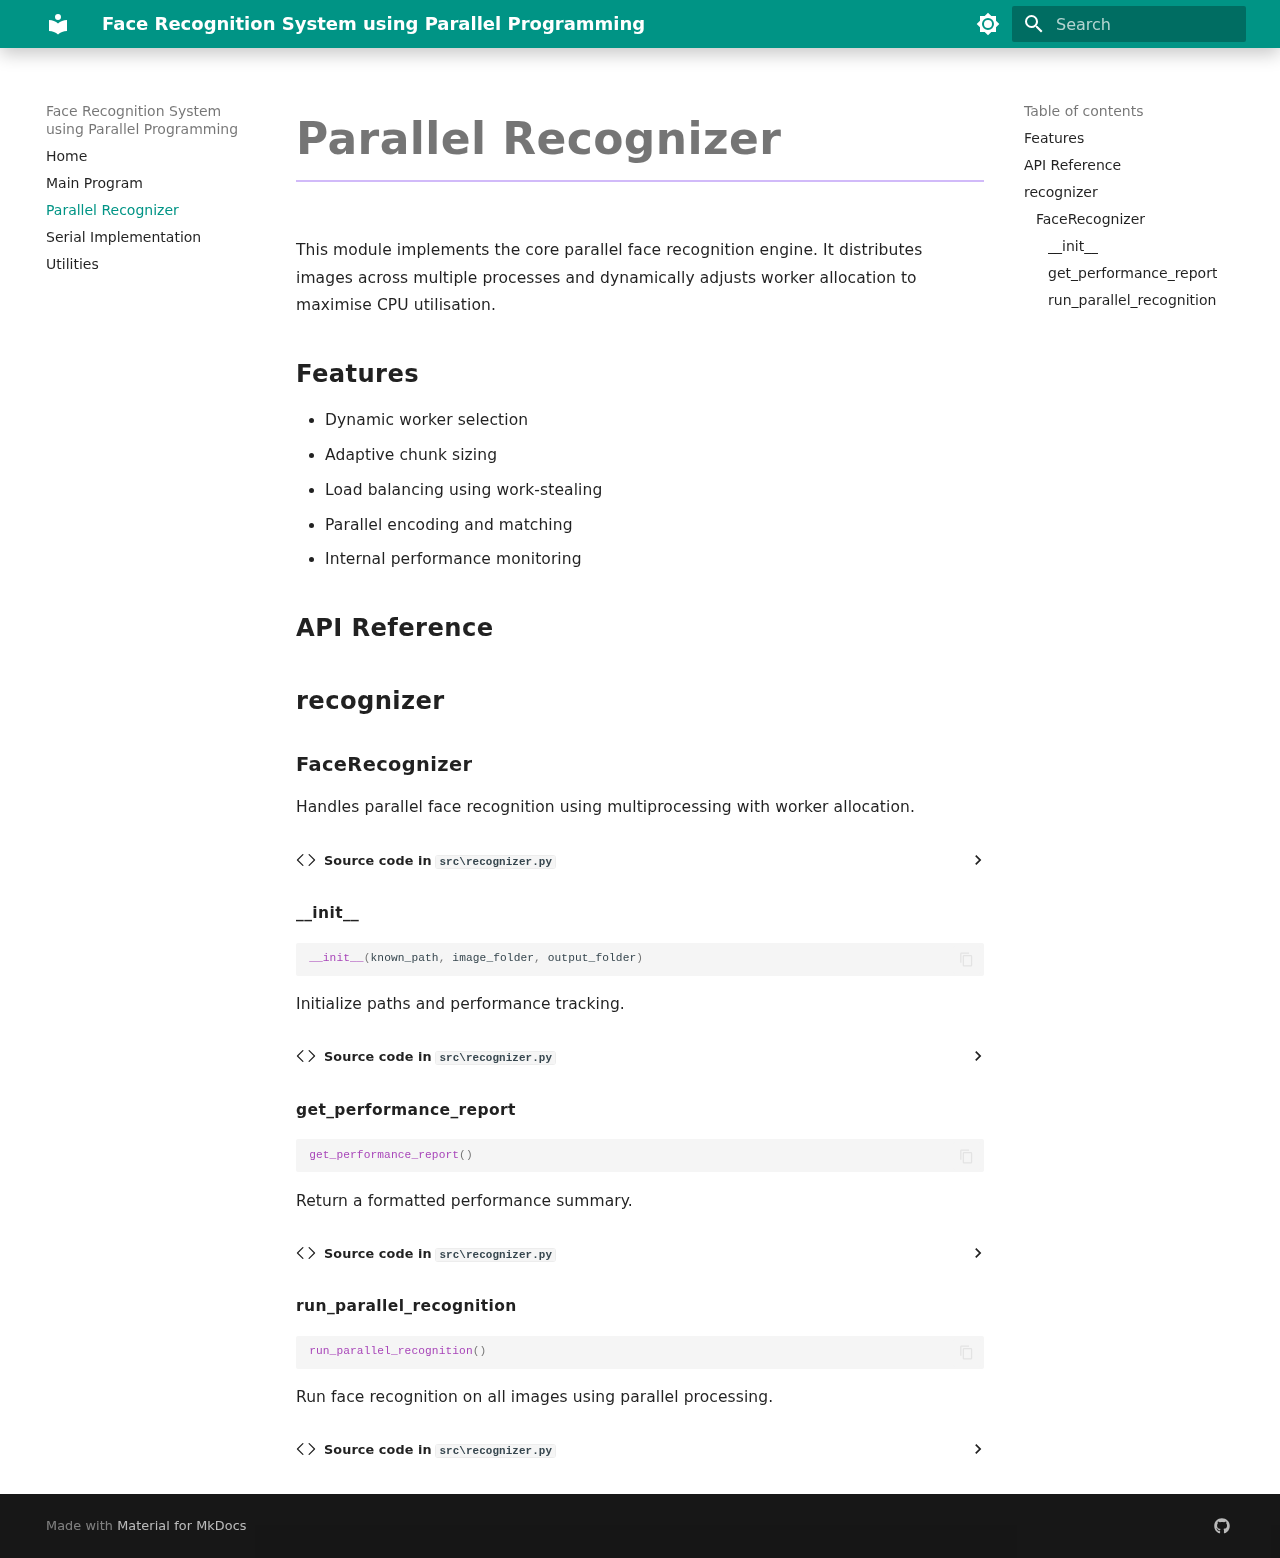
<file: recognizer/index.html>
<!doctype html>
<html lang="en" class="no-js">
  <head>
    
      <meta charset="utf-8">
      <meta name="viewport" content="width=device-width,initial-scale=1">
      
        <meta name="description" content="Parallel and Serial Face Recognition Documentation">
      
      
        <meta name="author" content="Ridesha Khadka">
      
      
        <link rel="canonical" href="https://github.com/rk833/face-recognition-system-using-parallel-programming/recognizer/">
      
      
        <link rel="prev" href="../main/">
      
      
        <link rel="next" href="../serial/">
      
      
        
      
      
      <link rel="icon" href="../assets/images/favicon.png">
      <meta name="generator" content="mkdocs-1.6.1, mkdocs-material-9.7.1">
    
    
      
        <title>Parallel Recognizer - Face Recognition System using Parallel Programming</title>
      
    
    
      <link rel="stylesheet" href="../assets/stylesheets/main.484c7ddc.min.css">
      
        
        <link rel="stylesheet" href="../assets/stylesheets/palette.ab4e12ef.min.css">
      
      


    
    
      
    
    
      
        
        
        <link rel="preconnect" href="https://fonts.gstatic.com" crossorigin>
        <link rel="stylesheet" href="https://fonts.googleapis.com/css?family=Roboto:300,300i,400,400i,700,700i%7CRoboto+Mono:400,400i,700,700i&display=fallback">
        <style>:root{--md-text-font:"Roboto";--md-code-font:"Roboto Mono"}</style>
      
    
    
      <link rel="stylesheet" href="../assets/_mkdocstrings.css">
    
      <link rel="stylesheet" href="../styles/extra.css">
    
    <script>__md_scope=new URL("..",location),__md_hash=e=>[...e].reduce(((e,_)=>(e<<5)-e+_.charCodeAt(0)),0),__md_get=(e,_=localStorage,t=__md_scope)=>JSON.parse(_.getItem(t.pathname+"."+e)),__md_set=(e,_,t=localStorage,a=__md_scope)=>{try{t.setItem(a.pathname+"."+e,JSON.stringify(_))}catch(e){}}</script>
    
      

    
    
  </head>
  
  
    
    
      
    
    
    
    
    <body dir="ltr" data-md-color-scheme="default" data-md-color-primary="teal" data-md-color-accent="cyan">
  
    
    <input class="md-toggle" data-md-toggle="drawer" type="checkbox" id="__drawer" autocomplete="off">
    <input class="md-toggle" data-md-toggle="search" type="checkbox" id="__search" autocomplete="off">
    <label class="md-overlay" for="__drawer"></label>
    <div data-md-component="skip">
      
        
        <a href="#parallel-recognizer" class="md-skip">
          Skip to content
        </a>
      
    </div>
    <div data-md-component="announce">
      
    </div>
    
    
      

  

<header class="md-header md-header--shadow" data-md-component="header">
  <nav class="md-header__inner md-grid" aria-label="Header">
    <a href=".." title="Face Recognition System using Parallel Programming" class="md-header__button md-logo" aria-label="Face Recognition System using Parallel Programming" data-md-component="logo">
      
  
  <svg xmlns="http://www.w3.org/2000/svg" viewBox="0 0 24 24"><path d="M12 8a3 3 0 0 0 3-3 3 3 0 0 0-3-3 3 3 0 0 0-3 3 3 3 0 0 0 3 3m0 3.54C9.64 9.35 6.5 8 3 8v11c3.5 0 6.64 1.35 9 3.54 2.36-2.19 5.5-3.54 9-3.54V8c-3.5 0-6.64 1.35-9 3.54"/></svg>

    </a>
    <label class="md-header__button md-icon" for="__drawer">
      
      <svg xmlns="http://www.w3.org/2000/svg" viewBox="0 0 24 24"><path d="M3 6h18v2H3zm0 5h18v2H3zm0 5h18v2H3z"/></svg>
    </label>
    <div class="md-header__title" data-md-component="header-title">
      <div class="md-header__ellipsis">
        <div class="md-header__topic">
          <span class="md-ellipsis">
            Face Recognition System using Parallel Programming
          </span>
        </div>
        <div class="md-header__topic" data-md-component="header-topic">
          <span class="md-ellipsis">
            
              Parallel Recognizer
            
          </span>
        </div>
      </div>
    </div>
    
      
        <form class="md-header__option" data-md-component="palette">
  
    
    
    
    <input class="md-option" data-md-color-media="" data-md-color-scheme="default" data-md-color-primary="teal" data-md-color-accent="cyan"  aria-label="Switch to dark mode"  type="radio" name="__palette" id="__palette_0">
    
      <label class="md-header__button md-icon" title="Switch to dark mode" for="__palette_1" hidden>
        <svg xmlns="http://www.w3.org/2000/svg" viewBox="0 0 24 24"><path d="M12 8a4 4 0 0 0-4 4 4 4 0 0 0 4 4 4 4 0 0 0 4-4 4 4 0 0 0-4-4m0 10a6 6 0 0 1-6-6 6 6 0 0 1 6-6 6 6 0 0 1 6 6 6 6 0 0 1-6 6m8-9.31V4h-4.69L12 .69 8.69 4H4v4.69L.69 12 4 15.31V20h4.69L12 23.31 15.31 20H20v-4.69L23.31 12z"/></svg>
      </label>
    
  
    
    
    
    <input class="md-option" data-md-color-media="" data-md-color-scheme="slate" data-md-color-primary="teal" data-md-color-accent="cyan"  aria-label="Switch to light mode"  type="radio" name="__palette" id="__palette_1">
    
      <label class="md-header__button md-icon" title="Switch to light mode" for="__palette_0" hidden>
        <svg xmlns="http://www.w3.org/2000/svg" viewBox="0 0 24 24"><path d="M12 18c-.89 0-1.74-.2-2.5-.55C11.56 16.5 13 14.42 13 12s-1.44-4.5-3.5-5.45C10.26 6.2 11.11 6 12 6a6 6 0 0 1 6 6 6 6 0 0 1-6 6m8-9.31V4h-4.69L12 .69 8.69 4H4v4.69L.69 12 4 15.31V20h4.69L12 23.31 15.31 20H20v-4.69L23.31 12z"/></svg>
      </label>
    
  
</form>
      
    
    
      <script>var palette=__md_get("__palette");if(palette&&palette.color){if("(prefers-color-scheme)"===palette.color.media){var media=matchMedia("(prefers-color-scheme: light)"),input=document.querySelector(media.matches?"[data-md-color-media='(prefers-color-scheme: light)']":"[data-md-color-media='(prefers-color-scheme: dark)']");palette.color.media=input.getAttribute("data-md-color-media"),palette.color.scheme=input.getAttribute("data-md-color-scheme"),palette.color.primary=input.getAttribute("data-md-color-primary"),palette.color.accent=input.getAttribute("data-md-color-accent")}for(var[key,value]of Object.entries(palette.color))document.body.setAttribute("data-md-color-"+key,value)}</script>
    
    
    
      
      
        <label class="md-header__button md-icon" for="__search">
          
          <svg xmlns="http://www.w3.org/2000/svg" viewBox="0 0 24 24"><path d="M9.5 3A6.5 6.5 0 0 1 16 9.5c0 1.61-.59 3.09-1.56 4.23l.27.27h.79l5 5-1.5 1.5-5-5v-.79l-.27-.27A6.52 6.52 0 0 1 9.5 16 6.5 6.5 0 0 1 3 9.5 6.5 6.5 0 0 1 9.5 3m0 2C7 5 5 7 5 9.5S7 14 9.5 14 14 12 14 9.5 12 5 9.5 5"/></svg>
        </label>
        <div class="md-search" data-md-component="search" role="dialog">
  <label class="md-search__overlay" for="__search"></label>
  <div class="md-search__inner" role="search">
    <form class="md-search__form" name="search">
      <input type="text" class="md-search__input" name="query" aria-label="Search" placeholder="Search" autocapitalize="off" autocorrect="off" autocomplete="off" spellcheck="false" data-md-component="search-query" required>
      <label class="md-search__icon md-icon" for="__search">
        
        <svg xmlns="http://www.w3.org/2000/svg" viewBox="0 0 24 24"><path d="M9.5 3A6.5 6.5 0 0 1 16 9.5c0 1.61-.59 3.09-1.56 4.23l.27.27h.79l5 5-1.5 1.5-5-5v-.79l-.27-.27A6.52 6.52 0 0 1 9.5 16 6.5 6.5 0 0 1 3 9.5 6.5 6.5 0 0 1 9.5 3m0 2C7 5 5 7 5 9.5S7 14 9.5 14 14 12 14 9.5 12 5 9.5 5"/></svg>
        
        <svg xmlns="http://www.w3.org/2000/svg" viewBox="0 0 24 24"><path d="M20 11v2H8l5.5 5.5-1.42 1.42L4.16 12l7.92-7.92L13.5 5.5 8 11z"/></svg>
      </label>
      <nav class="md-search__options" aria-label="Search">
        
        <button type="reset" class="md-search__icon md-icon" title="Clear" aria-label="Clear" tabindex="-1">
          
          <svg xmlns="http://www.w3.org/2000/svg" viewBox="0 0 24 24"><path d="M19 6.41 17.59 5 12 10.59 6.41 5 5 6.41 10.59 12 5 17.59 6.41 19 12 13.41 17.59 19 19 17.59 13.41 12z"/></svg>
        </button>
      </nav>
      
        <div class="md-search__suggest" data-md-component="search-suggest"></div>
      
    </form>
    <div class="md-search__output">
      <div class="md-search__scrollwrap" tabindex="0" data-md-scrollfix>
        <div class="md-search-result" data-md-component="search-result">
          <div class="md-search-result__meta">
            Initializing search
          </div>
          <ol class="md-search-result__list" role="presentation"></ol>
        </div>
      </div>
    </div>
  </div>
</div>
      
    
    
  </nav>
  
</header>
    
    <div class="md-container" data-md-component="container">
      
      
        
          
        
      
      <main class="md-main" data-md-component="main">
        <div class="md-main__inner md-grid">
          
            
              
              <div class="md-sidebar md-sidebar--primary" data-md-component="sidebar" data-md-type="navigation" >
                <div class="md-sidebar__scrollwrap">
                  <div class="md-sidebar__inner">
                    



<nav class="md-nav md-nav--primary" aria-label="Navigation" data-md-level="0">
  <label class="md-nav__title" for="__drawer">
    <a href=".." title="Face Recognition System using Parallel Programming" class="md-nav__button md-logo" aria-label="Face Recognition System using Parallel Programming" data-md-component="logo">
      
  
  <svg xmlns="http://www.w3.org/2000/svg" viewBox="0 0 24 24"><path d="M12 8a3 3 0 0 0 3-3 3 3 0 0 0-3-3 3 3 0 0 0-3 3 3 3 0 0 0 3 3m0 3.54C9.64 9.35 6.5 8 3 8v11c3.5 0 6.64 1.35 9 3.54 2.36-2.19 5.5-3.54 9-3.54V8c-3.5 0-6.64 1.35-9 3.54"/></svg>

    </a>
    Face Recognition System using Parallel Programming
  </label>
  
  <ul class="md-nav__list" data-md-scrollfix>
    
      
      
  
  
  
  
    <li class="md-nav__item">
      <a href=".." class="md-nav__link">
        
  
  
  <span class="md-ellipsis">
    
  
    Home
  

    
  </span>
  
  

      </a>
    </li>
  

    
      
      
  
  
  
  
    <li class="md-nav__item">
      <a href="../main/" class="md-nav__link">
        
  
  
  <span class="md-ellipsis">
    
  
    Main Program
  

    
  </span>
  
  

      </a>
    </li>
  

    
      
      
  
  
    
  
  
  
    <li class="md-nav__item md-nav__item--active">
      
      <input class="md-nav__toggle md-toggle" type="checkbox" id="__toc">
      
      
        
      
      
        <label class="md-nav__link md-nav__link--active" for="__toc">
          
  
  
  <span class="md-ellipsis">
    
  
    Parallel Recognizer
  

    
  </span>
  
  

          <span class="md-nav__icon md-icon"></span>
        </label>
      
      <a href="./" class="md-nav__link md-nav__link--active">
        
  
  
  <span class="md-ellipsis">
    
  
    Parallel Recognizer
  

    
  </span>
  
  

      </a>
      
        

<nav class="md-nav md-nav--secondary" aria-label="Table of contents">
  
  
  
    
  
  
    <label class="md-nav__title" for="__toc">
      <span class="md-nav__icon md-icon"></span>
      Table of contents
    </label>
    <ul class="md-nav__list" data-md-component="toc" data-md-scrollfix>
      
        <li class="md-nav__item">
  <a href="#features" class="md-nav__link">
    <span class="md-ellipsis">
      
        Features
      
    </span>
  </a>
  
</li>
      
        <li class="md-nav__item">
  <a href="#api-reference" class="md-nav__link">
    <span class="md-ellipsis">
      
        API Reference
      
    </span>
  </a>
  
</li>
      
        <li class="md-nav__item">
  <a href="#src.recognizer" class="md-nav__link">
    <span class="md-ellipsis">
      
        recognizer
      
    </span>
  </a>
  
    <nav class="md-nav" aria-label="recognizer">
      <ul class="md-nav__list">
        
          <li class="md-nav__item">
  <a href="#src.recognizer.FaceRecognizer" class="md-nav__link">
    <span class="md-ellipsis">
      
        FaceRecognizer
      
    </span>
  </a>
  
    <nav class="md-nav" aria-label="FaceRecognizer">
      <ul class="md-nav__list">
        
          <li class="md-nav__item">
  <a href="#src.recognizer.FaceRecognizer.__init__" class="md-nav__link">
    <span class="md-ellipsis">
      
        __init__
      
    </span>
  </a>
  
</li>
        
          <li class="md-nav__item">
  <a href="#src.recognizer.FaceRecognizer.get_performance_report" class="md-nav__link">
    <span class="md-ellipsis">
      
        get_performance_report
      
    </span>
  </a>
  
</li>
        
          <li class="md-nav__item">
  <a href="#src.recognizer.FaceRecognizer.run_parallel_recognition" class="md-nav__link">
    <span class="md-ellipsis">
      
        run_parallel_recognition
      
    </span>
  </a>
  
</li>
        
      </ul>
    </nav>
  
</li>
        
      </ul>
    </nav>
  
</li>
      
    </ul>
  
</nav>
      
    </li>
  

    
      
      
  
  
  
  
    <li class="md-nav__item">
      <a href="../serial/" class="md-nav__link">
        
  
  
  <span class="md-ellipsis">
    
  
    Serial Implementation
  

    
  </span>
  
  

      </a>
    </li>
  

    
      
      
  
  
  
  
    <li class="md-nav__item">
      <a href="../utils/" class="md-nav__link">
        
  
  
  <span class="md-ellipsis">
    
  
    Utilities
  

    
  </span>
  
  

      </a>
    </li>
  

    
  </ul>
</nav>
                  </div>
                </div>
              </div>
            
            
              
              <div class="md-sidebar md-sidebar--secondary" data-md-component="sidebar" data-md-type="toc" >
                <div class="md-sidebar__scrollwrap">
                  <div class="md-sidebar__inner">
                    

<nav class="md-nav md-nav--secondary" aria-label="Table of contents">
  
  
  
    
  
  
    <label class="md-nav__title" for="__toc">
      <span class="md-nav__icon md-icon"></span>
      Table of contents
    </label>
    <ul class="md-nav__list" data-md-component="toc" data-md-scrollfix>
      
        <li class="md-nav__item">
  <a href="#features" class="md-nav__link">
    <span class="md-ellipsis">
      
        Features
      
    </span>
  </a>
  
</li>
      
        <li class="md-nav__item">
  <a href="#api-reference" class="md-nav__link">
    <span class="md-ellipsis">
      
        API Reference
      
    </span>
  </a>
  
</li>
      
        <li class="md-nav__item">
  <a href="#src.recognizer" class="md-nav__link">
    <span class="md-ellipsis">
      
        recognizer
      
    </span>
  </a>
  
    <nav class="md-nav" aria-label="recognizer">
      <ul class="md-nav__list">
        
          <li class="md-nav__item">
  <a href="#src.recognizer.FaceRecognizer" class="md-nav__link">
    <span class="md-ellipsis">
      
        FaceRecognizer
      
    </span>
  </a>
  
    <nav class="md-nav" aria-label="FaceRecognizer">
      <ul class="md-nav__list">
        
          <li class="md-nav__item">
  <a href="#src.recognizer.FaceRecognizer.__init__" class="md-nav__link">
    <span class="md-ellipsis">
      
        __init__
      
    </span>
  </a>
  
</li>
        
          <li class="md-nav__item">
  <a href="#src.recognizer.FaceRecognizer.get_performance_report" class="md-nav__link">
    <span class="md-ellipsis">
      
        get_performance_report
      
    </span>
  </a>
  
</li>
        
          <li class="md-nav__item">
  <a href="#src.recognizer.FaceRecognizer.run_parallel_recognition" class="md-nav__link">
    <span class="md-ellipsis">
      
        run_parallel_recognition
      
    </span>
  </a>
  
</li>
        
      </ul>
    </nav>
  
</li>
        
      </ul>
    </nav>
  
</li>
      
    </ul>
  
</nav>
                  </div>
                </div>
              </div>
            
          
          
            <div class="md-content" data-md-component="content">
              
              <article class="md-content__inner md-typeset">
                
                  



<h1 id="parallel-recognizer">Parallel Recognizer<a class="headerlink" href="#parallel-recognizer" title="Permanent link">&para;</a></h1>
<p>This module implements the core parallel face recognition engine. It distributes images across multiple processes and dynamically adjusts worker allocation to maximise CPU utilisation.</p>
<h2 id="features">Features<a class="headerlink" href="#features" title="Permanent link">&para;</a></h2>
<ul>
<li>Dynamic worker selection  </li>
<li>Adaptive chunk sizing  </li>
<li>Load balancing using work-stealing  </li>
<li>Parallel encoding and matching  </li>
<li>Internal performance monitoring  </li>
</ul>
<h2 id="api-reference">API Reference<a class="headerlink" href="#api-reference" title="Permanent link">&para;</a></h2>


<div class="doc doc-object doc-module">



<h2 id="src.recognizer" class="doc doc-heading">
            <span class="doc doc-object-name doc-module-name">recognizer</span>


<a href="#src.recognizer" class="headerlink" title="Permanent link">&para;</a></h2>

    <div class="doc doc-contents first">










<div class="doc doc-children">









<div class="doc doc-object doc-class">



<h3 id="src.recognizer.FaceRecognizer" class="doc doc-heading">
            <span class="doc doc-object-name doc-class-name">FaceRecognizer</span>


<a href="#src.recognizer.FaceRecognizer" class="headerlink" title="Permanent link">&para;</a></h3>


    <div class="doc doc-contents ">



        <p>Handles parallel face recognition using multiprocessing with worker allocation.</p>








              <details class="mkdocstrings-source">
                <summary>Source code in <code>src\recognizer.py</code></summary>
                <div class="highlight"><table class="highlighttable"><tr><td class="linenos"><div class="linenodiv"><pre><span></span><span class="normal"> 56</span>
<span class="normal"> 57</span>
<span class="normal"> 58</span>
<span class="normal"> 59</span>
<span class="normal"> 60</span>
<span class="normal"> 61</span>
<span class="normal"> 62</span>
<span class="normal"> 63</span>
<span class="normal"> 64</span>
<span class="normal"> 65</span>
<span class="normal"> 66</span>
<span class="normal"> 67</span>
<span class="normal"> 68</span>
<span class="normal"> 69</span>
<span class="normal"> 70</span>
<span class="normal"> 71</span>
<span class="normal"> 72</span>
<span class="normal"> 73</span>
<span class="normal"> 74</span>
<span class="normal"> 75</span>
<span class="normal"> 76</span>
<span class="normal"> 77</span>
<span class="normal"> 78</span>
<span class="normal"> 79</span>
<span class="normal"> 80</span>
<span class="normal"> 81</span>
<span class="normal"> 82</span>
<span class="normal"> 83</span>
<span class="normal"> 84</span>
<span class="normal"> 85</span>
<span class="normal"> 86</span>
<span class="normal"> 87</span>
<span class="normal"> 88</span>
<span class="normal"> 89</span>
<span class="normal"> 90</span>
<span class="normal"> 91</span>
<span class="normal"> 92</span>
<span class="normal"> 93</span>
<span class="normal"> 94</span>
<span class="normal"> 95</span>
<span class="normal"> 96</span>
<span class="normal"> 97</span>
<span class="normal"> 98</span>
<span class="normal"> 99</span>
<span class="normal">100</span>
<span class="normal">101</span>
<span class="normal">102</span>
<span class="normal">103</span>
<span class="normal">104</span>
<span class="normal">105</span>
<span class="normal">106</span>
<span class="normal">107</span>
<span class="normal">108</span>
<span class="normal">109</span>
<span class="normal">110</span>
<span class="normal">111</span>
<span class="normal">112</span>
<span class="normal">113</span>
<span class="normal">114</span>
<span class="normal">115</span>
<span class="normal">116</span>
<span class="normal">117</span>
<span class="normal">118</span>
<span class="normal">119</span>
<span class="normal">120</span>
<span class="normal">121</span>
<span class="normal">122</span>
<span class="normal">123</span>
<span class="normal">124</span>
<span class="normal">125</span>
<span class="normal">126</span>
<span class="normal">127</span>
<span class="normal">128</span>
<span class="normal">129</span>
<span class="normal">130</span>
<span class="normal">131</span>
<span class="normal">132</span>
<span class="normal">133</span>
<span class="normal">134</span>
<span class="normal">135</span>
<span class="normal">136</span>
<span class="normal">137</span>
<span class="normal">138</span>
<span class="normal">139</span>
<span class="normal">140</span>
<span class="normal">141</span>
<span class="normal">142</span>
<span class="normal">143</span>
<span class="normal">144</span>
<span class="normal">145</span>
<span class="normal">146</span>
<span class="normal">147</span>
<span class="normal">148</span>
<span class="normal">149</span>
<span class="normal">150</span>
<span class="normal">151</span>
<span class="normal">152</span>
<span class="normal">153</span>
<span class="normal">154</span>
<span class="normal">155</span>
<span class="normal">156</span>
<span class="normal">157</span>
<span class="normal">158</span>
<span class="normal">159</span>
<span class="normal">160</span>
<span class="normal">161</span>
<span class="normal">162</span>
<span class="normal">163</span>
<span class="normal">164</span>
<span class="normal">165</span>
<span class="normal">166</span>
<span class="normal">167</span>
<span class="normal">168</span>
<span class="normal">169</span>
<span class="normal">170</span>
<span class="normal">171</span>
<span class="normal">172</span>
<span class="normal">173</span>
<span class="normal">174</span>
<span class="normal">175</span>
<span class="normal">176</span>
<span class="normal">177</span>
<span class="normal">178</span>
<span class="normal">179</span>
<span class="normal">180</span>
<span class="normal">181</span>
<span class="normal">182</span>
<span class="normal">183</span>
<span class="normal">184</span>
<span class="normal">185</span>
<span class="normal">186</span>
<span class="normal">187</span>
<span class="normal">188</span>
<span class="normal">189</span>
<span class="normal">190</span>
<span class="normal">191</span>
<span class="normal">192</span>
<span class="normal">193</span>
<span class="normal">194</span>
<span class="normal">195</span>
<span class="normal">196</span>
<span class="normal">197</span>
<span class="normal">198</span>
<span class="normal">199</span>
<span class="normal">200</span>
<span class="normal">201</span>
<span class="normal">202</span>
<span class="normal">203</span>
<span class="normal">204</span>
<span class="normal">205</span>
<span class="normal">206</span>
<span class="normal">207</span>
<span class="normal">208</span>
<span class="normal">209</span>
<span class="normal">210</span>
<span class="normal">211</span>
<span class="normal">212</span>
<span class="normal">213</span>
<span class="normal">214</span>
<span class="normal">215</span>
<span class="normal">216</span>
<span class="normal">217</span>
<span class="normal">218</span>
<span class="normal">219</span>
<span class="normal">220</span>
<span class="normal">221</span>
<span class="normal">222</span>
<span class="normal">223</span>
<span class="normal">224</span>
<span class="normal">225</span>
<span class="normal">226</span>
<span class="normal">227</span>
<span class="normal">228</span>
<span class="normal">229</span>
<span class="normal">230</span>
<span class="normal">231</span>
<span class="normal">232</span>
<span class="normal">233</span>
<span class="normal">234</span>
<span class="normal">235</span>
<span class="normal">236</span>
<span class="normal">237</span>
<span class="normal">238</span>
<span class="normal">239</span>
<span class="normal">240</span>
<span class="normal">241</span>
<span class="normal">242</span>
<span class="normal">243</span>
<span class="normal">244</span>
<span class="normal">245</span>
<span class="normal">246</span>
<span class="normal">247</span>
<span class="normal">248</span>
<span class="normal">249</span>
<span class="normal">250</span>
<span class="normal">251</span>
<span class="normal">252</span>
<span class="normal">253</span>
<span class="normal">254</span>
<span class="normal">255</span>
<span class="normal">256</span>
<span class="normal">257</span>
<span class="normal">258</span>
<span class="normal">259</span>
<span class="normal">260</span>
<span class="normal">261</span>
<span class="normal">262</span>
<span class="normal">263</span>
<span class="normal">264</span>
<span class="normal">265</span>
<span class="normal">266</span>
<span class="normal">267</span>
<span class="normal">268</span>
<span class="normal">269</span>
<span class="normal">270</span>
<span class="normal">271</span>
<span class="normal">272</span>
<span class="normal">273</span>
<span class="normal">274</span>
<span class="normal">275</span>
<span class="normal">276</span>
<span class="normal">277</span>
<span class="normal">278</span>
<span class="normal">279</span>
<span class="normal">280</span>
<span class="normal">281</span>
<span class="normal">282</span>
<span class="normal">283</span>
<span class="normal">284</span>
<span class="normal">285</span>
<span class="normal">286</span>
<span class="normal">287</span>
<span class="normal">288</span>
<span class="normal">289</span>
<span class="normal">290</span>
<span class="normal">291</span>
<span class="normal">292</span>
<span class="normal">293</span>
<span class="normal">294</span>
<span class="normal">295</span>
<span class="normal">296</span>
<span class="normal">297</span>
<span class="normal">298</span>
<span class="normal">299</span>
<span class="normal">300</span>
<span class="normal">301</span>
<span class="normal">302</span>
<span class="normal">303</span>
<span class="normal">304</span>
<span class="normal">305</span>
<span class="normal">306</span>
<span class="normal">307</span>
<span class="normal">308</span></pre></div></td><td class="code"><div><pre><span></span><code><span class="k">class</span><span class="w"> </span><span class="nc">FaceRecognizer</span><span class="p">:</span>
<span class="w">    </span><span class="sd">&quot;&quot;&quot;</span>
<span class="sd">    Handles parallel face recognition using multiprocessing with worker allocation.</span>
<span class="sd">    &quot;&quot;&quot;</span>
    <span class="k">def</span><span class="w"> </span><span class="fm">__init__</span><span class="p">(</span><span class="bp">self</span><span class="p">,</span> <span class="n">known_path</span><span class="p">,</span> <span class="n">image_folder</span><span class="p">,</span> <span class="n">output_folder</span><span class="p">):</span>
<span class="w">        </span><span class="sd">&quot;&quot;&quot;</span>
<span class="sd">        Initialize paths and performance tracking.</span>
<span class="sd">        &quot;&quot;&quot;</span>
        <span class="bp">self</span><span class="o">.</span><span class="n">known_path</span> <span class="o">=</span> <span class="n">known_path</span>
        <span class="bp">self</span><span class="o">.</span><span class="n">image_folder</span> <span class="o">=</span> <span class="n">image_folder</span>
        <span class="bp">self</span><span class="o">.</span><span class="n">output_folder</span> <span class="o">=</span> <span class="n">output_folder</span>
        <span class="bp">self</span><span class="o">.</span><span class="n">known_encoding</span> <span class="o">=</span> <span class="kc">None</span>
        <span class="bp">self</span><span class="o">.</span><span class="n">performance_stats</span> <span class="o">=</span> <span class="p">{</span>
            <span class="s1">&#39;load_time&#39;</span><span class="p">:</span> <span class="mi">0</span><span class="p">,</span>
            <span class="s1">&#39;scan_time&#39;</span><span class="p">:</span> <span class="mi">0</span><span class="p">,</span>
            <span class="s1">&#39;processing_time&#39;</span><span class="p">:</span> <span class="mi">0</span><span class="p">,</span>
            <span class="s1">&#39;total_time&#39;</span><span class="p">:</span> <span class="mi">0</span><span class="p">,</span>
            <span class="s1">&#39;worker_allocation_strategy&#39;</span><span class="p">:</span> <span class="s1">&#39;&#39;</span>
        <span class="p">}</span>

    <span class="k">def</span><span class="w"> </span><span class="nf">_load_known_face</span><span class="p">(</span><span class="bp">self</span><span class="p">):</span>
<span class="w">        </span><span class="sd">&quot;&quot;&quot;</span>
<span class="sd">        Loads the known face image and extracts its encoding.</span>

<span class="sd">        Raises:</span>
<span class="sd">            FileNotFoundError: If known face image doesn&#39;t exist</span>
<span class="sd">            ValueError: If no face detected in known image</span>
<span class="sd">        &quot;&quot;&quot;</span>
        <span class="nb">print</span><span class="p">(</span><span class="s2">&quot;</span><span class="se">\n</span><span class="s2">loading known face...&quot;</span><span class="p">)</span>
        <span class="n">load_start</span> <span class="o">=</span> <span class="n">time</span><span class="o">.</span><span class="n">time</span><span class="p">()</span>

        <span class="k">if</span> <span class="ow">not</span> <span class="n">os</span><span class="o">.</span><span class="n">path</span><span class="o">.</span><span class="n">exists</span><span class="p">(</span><span class="bp">self</span><span class="o">.</span><span class="n">known_path</span><span class="p">):</span>
            <span class="k">raise</span> <span class="ne">FileNotFoundError</span><span class="p">(</span><span class="sa">f</span><span class="s2">&quot;known face image not found: </span><span class="si">{</span><span class="bp">self</span><span class="o">.</span><span class="n">known_path</span><span class="si">}</span><span class="s2">&quot;</span><span class="p">)</span>

        <span class="n">known_image</span> <span class="o">=</span> <span class="n">face_recognition</span><span class="o">.</span><span class="n">load_image_file</span><span class="p">(</span><span class="bp">self</span><span class="o">.</span><span class="n">known_path</span><span class="p">)</span>
        <span class="n">encodings</span> <span class="o">=</span> <span class="n">face_recognition</span><span class="o">.</span><span class="n">face_encodings</span><span class="p">(</span><span class="n">known_image</span><span class="p">)</span>

        <span class="k">if</span> <span class="ow">not</span> <span class="n">encodings</span><span class="p">:</span>
            <span class="k">raise</span> <span class="ne">ValueError</span><span class="p">(</span><span class="sa">f</span><span class="s2">&quot;no face detected in: </span><span class="si">{</span><span class="bp">self</span><span class="o">.</span><span class="n">known_path</span><span class="si">}</span><span class="s2">&quot;</span><span class="p">)</span>

        <span class="bp">self</span><span class="o">.</span><span class="n">known_encoding</span> <span class="o">=</span> <span class="n">encodings</span><span class="p">[</span><span class="mi">0</span><span class="p">]</span>
        <span class="bp">self</span><span class="o">.</span><span class="n">performance_stats</span><span class="p">[</span><span class="s1">&#39;load_time&#39;</span><span class="p">]</span> <span class="o">=</span> <span class="n">time</span><span class="o">.</span><span class="n">time</span><span class="p">()</span> <span class="o">-</span> <span class="n">load_start</span>
        <span class="nb">print</span><span class="p">(</span><span class="sa">f</span><span class="s2">&quot;  known face loaded (</span><span class="si">{</span><span class="bp">self</span><span class="o">.</span><span class="n">performance_stats</span><span class="p">[</span><span class="s1">&#39;load_time&#39;</span><span class="p">]</span><span class="si">:</span><span class="s2">.3f</span><span class="si">}</span><span class="s2">s)&quot;</span><span class="p">)</span>

    <span class="k">def</span><span class="w"> </span><span class="nf">_get_image_files</span><span class="p">(</span><span class="bp">self</span><span class="p">):</span>
<span class="w">        </span><span class="sd">&quot;&quot;&quot;</span>
<span class="sd">        Return a list of valid image files from the image folder.</span>
<span class="sd">        &quot;&quot;&quot;</span>
        <span class="nb">print</span><span class="p">(</span><span class="s2">&quot;</span><span class="se">\n</span><span class="s2">scanning image folder...&quot;</span><span class="p">)</span>
        <span class="n">scan_start</span> <span class="o">=</span> <span class="n">time</span><span class="o">.</span><span class="n">time</span><span class="p">()</span>

        <span class="k">if</span> <span class="ow">not</span> <span class="n">os</span><span class="o">.</span><span class="n">path</span><span class="o">.</span><span class="n">exists</span><span class="p">(</span><span class="bp">self</span><span class="o">.</span><span class="n">image_folder</span><span class="p">):</span>
            <span class="k">raise</span> <span class="ne">FileNotFoundError</span><span class="p">(</span><span class="sa">f</span><span class="s2">&quot;image folder not found: </span><span class="si">{</span><span class="bp">self</span><span class="o">.</span><span class="n">image_folder</span><span class="si">}</span><span class="s2">&quot;</span><span class="p">)</span>

        <span class="c1"># get all files (filters out directories)</span>
        <span class="n">filenames</span> <span class="o">=</span> <span class="p">[</span><span class="n">f</span><span class="o">.</span><span class="n">name</span> <span class="k">for</span> <span class="n">f</span> <span class="ow">in</span> <span class="n">os</span><span class="o">.</span><span class="n">scandir</span><span class="p">(</span><span class="bp">self</span><span class="o">.</span><span class="n">image_folder</span><span class="p">)</span> <span class="k">if</span> <span class="n">f</span><span class="o">.</span><span class="n">is_file</span><span class="p">()]</span>

        <span class="c1"># filter for image extensions only</span>
        <span class="n">valid_extensions</span> <span class="o">=</span> <span class="p">{</span><span class="s1">&#39;.jpg&#39;</span><span class="p">,</span> <span class="s1">&#39;.jpeg&#39;</span><span class="p">,</span> <span class="s1">&#39;.png&#39;</span><span class="p">,</span> <span class="s1">&#39;.bmp&#39;</span><span class="p">,</span> <span class="s1">&#39;.gif&#39;</span><span class="p">}</span>
        <span class="n">filenames</span> <span class="o">=</span> <span class="p">[</span><span class="n">f</span> <span class="k">for</span> <span class="n">f</span> <span class="ow">in</span> <span class="n">filenames</span> 
                    <span class="k">if</span> <span class="n">os</span><span class="o">.</span><span class="n">path</span><span class="o">.</span><span class="n">splitext</span><span class="p">(</span><span class="n">f</span><span class="o">.</span><span class="n">lower</span><span class="p">())[</span><span class="mi">1</span><span class="p">]</span> <span class="ow">in</span> <span class="n">valid_extensions</span><span class="p">]</span>

        <span class="bp">self</span><span class="o">.</span><span class="n">performance_stats</span><span class="p">[</span><span class="s1">&#39;scan_time&#39;</span><span class="p">]</span> <span class="o">=</span> <span class="n">time</span><span class="o">.</span><span class="n">time</span><span class="p">()</span> <span class="o">-</span> <span class="n">scan_start</span>
        <span class="nb">print</span><span class="p">(</span><span class="sa">f</span><span class="s2">&quot;  found </span><span class="si">{</span><span class="nb">len</span><span class="p">(</span><span class="n">filenames</span><span class="p">)</span><span class="si">}</span><span class="s2"> images (</span><span class="si">{</span><span class="bp">self</span><span class="o">.</span><span class="n">performance_stats</span><span class="p">[</span><span class="s1">&#39;scan_time&#39;</span><span class="p">]</span><span class="si">:</span><span class="s2">.3f</span><span class="si">}</span><span class="s2">s)&quot;</span><span class="p">)</span>

        <span class="k">return</span> <span class="n">filenames</span>

    <span class="k">def</span><span class="w"> </span><span class="nf">_determine_optimal_processes</span><span class="p">(</span><span class="bp">self</span><span class="p">,</span> <span class="n">num_images</span><span class="p">):</span>
<span class="w">        </span><span class="sd">&quot;&quot;&quot;</span>
<span class="sd">        Determine optimal worker count and chunk size based on dataset size.</span>

<span class="sd">        Returns:</span>
<span class="sd">            Tuple[int, int]: (num_processes, chunksize)</span>
<span class="sd">        &quot;&quot;&quot;</span>
        <span class="n">available_cores</span> <span class="o">=</span> <span class="n">cpu_count</span><span class="p">()</span>

        <span class="c1"># very small dataset (1-10 images)</span>
        <span class="k">if</span> <span class="n">num_images</span> <span class="o">&lt;=</span> <span class="mi">10</span><span class="p">:</span>
            <span class="c1"># overhead of creating processes outweighs benefits</span>
            <span class="n">optimal</span> <span class="o">=</span> <span class="nb">min</span><span class="p">(</span><span class="nb">max</span><span class="p">(</span><span class="mi">1</span><span class="p">,</span> <span class="n">num_images</span> <span class="o">//</span> <span class="mi">3</span><span class="p">),</span> <span class="mi">4</span><span class="p">)</span>
            <span class="n">chunksize</span> <span class="o">=</span> <span class="mi">1</span>
            <span class="n">strategy</span> <span class="o">=</span> <span class="s2">&quot;very small dataset strategy (overhead minimization)&quot;</span>
            <span class="nb">print</span><span class="p">(</span><span class="sa">f</span><span class="s2">&quot;strategy: very small dataset&quot;</span><span class="p">)</span>
            <span class="nb">print</span><span class="p">(</span><span class="sa">f</span><span class="s2">&quot;   using </span><span class="si">{</span><span class="n">optimal</span><span class="si">}</span><span class="s2"> workers (1 per ~3 images to minimize overhead)&quot;</span><span class="p">)</span>
            <span class="nb">print</span><span class="p">(</span><span class="sa">f</span><span class="s2">&quot;   chunk size: </span><span class="si">{</span><span class="n">chunksize</span><span class="si">}</span><span class="s2">&quot;</span><span class="p">)</span>

        <span class="c1"># small dataset (11-50 images)</span>
        <span class="k">elif</span> <span class="n">num_images</span> <span class="o">&lt;=</span> <span class="mi">50</span><span class="p">:</span>
            <span class="n">optimal</span> <span class="o">=</span> <span class="nb">min</span><span class="p">(</span><span class="n">num_images</span> <span class="o">//</span> <span class="mi">4</span><span class="p">,</span> <span class="n">available_cores</span> <span class="o">//</span> <span class="mi">2</span><span class="p">)</span>
            <span class="n">optimal</span> <span class="o">=</span> <span class="nb">max</span><span class="p">(</span><span class="n">optimal</span><span class="p">,</span> <span class="mi">2</span><span class="p">)</span>
            <span class="n">chunksize</span> <span class="o">=</span> <span class="nb">max</span><span class="p">(</span><span class="mi">1</span><span class="p">,</span> <span class="n">num_images</span> <span class="o">//</span> <span class="p">(</span><span class="n">optimal</span> <span class="o">*</span> <span class="mi">3</span><span class="p">))</span>
            <span class="n">strategy</span> <span class="o">=</span> <span class="s2">&quot;small dataset strategy (proportional scaling)&quot;</span>
            <span class="nb">print</span><span class="p">(</span><span class="sa">f</span><span class="s2">&quot;strategy: small dataset&quot;</span><span class="p">)</span>
            <span class="nb">print</span><span class="p">(</span><span class="sa">f</span><span class="s2">&quot;   using </span><span class="si">{</span><span class="n">optimal</span><span class="si">}</span><span class="s2"> workers (~1 per 4 images)&quot;</span><span class="p">)</span>
            <span class="nb">print</span><span class="p">(</span><span class="sa">f</span><span class="s2">&quot;   chunk size: </span><span class="si">{</span><span class="n">chunksize</span><span class="si">}</span><span class="s2">&quot;</span><span class="p">)</span>

        <span class="c1"># medium dataset (51-200 images)</span>
        <span class="k">elif</span> <span class="n">num_images</span> <span class="o">&lt;=</span> <span class="mi">200</span><span class="p">:</span>
            <span class="n">optimal</span> <span class="o">=</span> <span class="nb">min</span><span class="p">(</span><span class="n">num_images</span> <span class="o">//</span> <span class="mi">3</span><span class="p">,</span> <span class="nb">int</span><span class="p">(</span><span class="n">available_cores</span> <span class="o">*</span> <span class="mf">0.75</span><span class="p">))</span>
            <span class="n">optimal</span> <span class="o">=</span> <span class="nb">max</span><span class="p">(</span><span class="n">optimal</span><span class="p">,</span> <span class="mi">4</span><span class="p">)</span>
            <span class="n">chunksize</span> <span class="o">=</span> <span class="mi">2</span>
            <span class="n">strategy</span> <span class="o">=</span> <span class="s2">&quot;medium dataset strategy (balanced utilization)&quot;</span>
            <span class="nb">print</span><span class="p">(</span><span class="sa">f</span><span class="s2">&quot;strategy: medium dataset&quot;</span><span class="p">)</span>
            <span class="nb">print</span><span class="p">(</span><span class="sa">f</span><span class="s2">&quot;   using </span><span class="si">{</span><span class="n">optimal</span><span class="si">}</span><span class="s2"> workers (~75% of cores)&quot;</span><span class="p">)</span>
            <span class="nb">print</span><span class="p">(</span><span class="sa">f</span><span class="s2">&quot;   chunk size: </span><span class="si">{</span><span class="n">chunksize</span><span class="si">}</span><span class="s2">&quot;</span><span class="p">)</span>

        <span class="c1"># large dataset (201-1000 images)</span>
        <span class="k">elif</span> <span class="n">num_images</span> <span class="o">&lt;=</span> <span class="mi">1000</span><span class="p">:</span>
            <span class="n">optimal</span> <span class="o">=</span> <span class="nb">min</span><span class="p">(</span><span class="n">num_images</span> <span class="o">//</span> <span class="mi">5</span><span class="p">,</span> <span class="n">available_cores</span><span class="p">)</span>
            <span class="n">chunksize</span> <span class="o">=</span> <span class="nb">max</span><span class="p">(</span><span class="mi">2</span><span class="p">,</span> <span class="n">num_images</span> <span class="o">//</span> <span class="p">(</span><span class="n">optimal</span> <span class="o">*</span> <span class="mi">4</span><span class="p">))</span>
            <span class="n">strategy</span> <span class="o">=</span> <span class="s2">&quot;large dataset strategy (high parallelism)&quot;</span>
            <span class="nb">print</span><span class="p">(</span><span class="sa">f</span><span class="s2">&quot;strategy: large dataset&quot;</span><span class="p">)</span>
            <span class="nb">print</span><span class="p">(</span><span class="sa">f</span><span class="s2">&quot;   using </span><span class="si">{</span><span class="n">optimal</span><span class="si">}</span><span class="s2"> workers (maximizing core usage)&quot;</span><span class="p">)</span>
            <span class="nb">print</span><span class="p">(</span><span class="sa">f</span><span class="s2">&quot;   chunk size: </span><span class="si">{</span><span class="n">chunksize</span><span class="si">}</span><span class="s2">&quot;</span><span class="p">)</span>

        <span class="c1"># very large dataset (1000+ images)</span>
        <span class="k">else</span><span class="p">:</span>
            <span class="n">optimal</span> <span class="o">=</span> <span class="n">available_cores</span>
            <span class="n">chunksize</span> <span class="o">=</span> <span class="nb">max</span><span class="p">(</span><span class="mi">3</span><span class="p">,</span> <span class="n">num_images</span> <span class="o">//</span> <span class="p">(</span><span class="n">optimal</span> <span class="o">*</span> <span class="mi">10</span><span class="p">))</span>
            <span class="n">strategy</span> <span class="o">=</span> <span class="s2">&quot;very large dataset strategy (full parallelism)&quot;</span>
            <span class="nb">print</span><span class="p">(</span><span class="sa">f</span><span class="s2">&quot;strategy: very large dataset&quot;</span><span class="p">)</span>
            <span class="nb">print</span><span class="p">(</span><span class="sa">f</span><span class="s2">&quot;   using all </span><span class="si">{</span><span class="n">optimal</span><span class="si">}</span><span class="s2"> cores&quot;</span><span class="p">)</span>
            <span class="nb">print</span><span class="p">(</span><span class="sa">f</span><span class="s2">&quot;   chunk size: </span><span class="si">{</span><span class="n">chunksize</span><span class="si">}</span><span class="s2"> (optimized for throughput)&quot;</span><span class="p">)</span>

        <span class="c1"># don&#39;t create more workers than images</span>
        <span class="n">optimal</span> <span class="o">=</span> <span class="nb">min</span><span class="p">(</span><span class="n">optimal</span><span class="p">,</span> <span class="n">num_images</span><span class="p">)</span>

        <span class="c1"># store strategy for reporting</span>
        <span class="bp">self</span><span class="o">.</span><span class="n">performance_stats</span><span class="p">[</span><span class="s1">&#39;worker_allocation_strategy&#39;</span><span class="p">]</span> <span class="o">=</span> <span class="n">strategy</span>

        <span class="k">return</span> <span class="n">optimal</span><span class="p">,</span> <span class="n">chunksize</span>

    <span class="k">def</span><span class="w"> </span><span class="nf">_calculate_workload_distribution</span><span class="p">(</span><span class="bp">self</span><span class="p">,</span> <span class="n">num_images</span><span class="p">,</span> <span class="n">num_processes</span><span class="p">,</span> 
                                         <span class="n">chunksize</span><span class="p">):</span>
<span class="w">        </span><span class="sd">&quot;&quot;&quot;</span>
<span class="sd">        Calculate and display how work will be distributed across workers.</span>
<span class="sd">        &quot;&quot;&quot;</span>
        <span class="nb">print</span><span class="p">(</span><span class="sa">f</span><span class="s2">&quot;</span><span class="se">\n</span><span class="s2">workload distribution analysis:&quot;</span><span class="p">)</span>
        <span class="nb">print</span><span class="p">(</span><span class="sa">f</span><span class="s2">&quot;   total images:     </span><span class="si">{</span><span class="n">num_images</span><span class="si">}</span><span class="s2">&quot;</span><span class="p">)</span>
        <span class="nb">print</span><span class="p">(</span><span class="sa">f</span><span class="s2">&quot;   worker processes: </span><span class="si">{</span><span class="n">num_processes</span><span class="si">}</span><span class="s2">&quot;</span><span class="p">)</span>
        <span class="nb">print</span><span class="p">(</span><span class="sa">f</span><span class="s2">&quot;   chunk size:       </span><span class="si">{</span><span class="n">chunksize</span><span class="si">}</span><span class="s2">&quot;</span><span class="p">)</span>

        <span class="c1"># calculate theoretical distribution</span>
        <span class="n">total_chunks</span> <span class="o">=</span> <span class="p">(</span><span class="n">num_images</span> <span class="o">+</span> <span class="n">chunksize</span> <span class="o">-</span> <span class="mi">1</span><span class="p">)</span> <span class="o">//</span> <span class="n">chunksize</span>
        <span class="n">chunks_per_worker_avg</span> <span class="o">=</span> <span class="n">total_chunks</span> <span class="o">/</span> <span class="n">num_processes</span>

        <span class="nb">print</span><span class="p">(</span><span class="sa">f</span><span class="s2">&quot;   total chunks:     </span><span class="si">{</span><span class="n">total_chunks</span><span class="si">}</span><span class="s2">&quot;</span><span class="p">)</span>
        <span class="nb">print</span><span class="p">(</span><span class="sa">f</span><span class="s2">&quot;   avg chunks/worker: </span><span class="si">{</span><span class="n">chunks_per_worker_avg</span><span class="si">:</span><span class="s2">.2f</span><span class="si">}</span><span class="s2">&quot;</span><span class="p">)</span>

        <span class="c1"># estimate based on dynamic scheduling</span>
        <span class="n">images_per_worker_base</span> <span class="o">=</span> <span class="n">num_images</span> <span class="o">//</span> <span class="n">num_processes</span>
        <span class="n">remainder</span> <span class="o">=</span> <span class="n">num_images</span> <span class="o">%</span> <span class="n">num_processes</span>

        <span class="k">if</span> <span class="n">remainder</span> <span class="o">&gt;</span> <span class="mi">0</span><span class="p">:</span>
            <span class="nb">print</span><span class="p">(</span><span class="sa">f</span><span class="s2">&quot;</span><span class="se">\n</span><span class="s2">dynamic distribution (estimated):&quot;</span><span class="p">)</span>
            <span class="nb">print</span><span class="p">(</span><span class="sa">f</span><span class="s2">&quot;   </span><span class="si">{</span><span class="n">num_processes</span><span class="w"> </span><span class="o">-</span><span class="w"> </span><span class="n">remainder</span><span class="si">}</span><span class="s2"> workers: ~</span><span class="si">{</span><span class="n">images_per_worker_base</span><span class="si">}</span><span class="s2"> images&quot;</span><span class="p">)</span>
            <span class="nb">print</span><span class="p">(</span><span class="sa">f</span><span class="s2">&quot;   </span><span class="si">{</span><span class="n">remainder</span><span class="si">}</span><span class="s2"> workers: ~</span><span class="si">{</span><span class="n">images_per_worker_base</span><span class="w"> </span><span class="o">+</span><span class="w"> </span><span class="mi">1</span><span class="si">}</span><span class="s2"> images&quot;</span><span class="p">)</span>
        <span class="k">else</span><span class="p">:</span>
            <span class="nb">print</span><span class="p">(</span><span class="sa">f</span><span class="s2">&quot;</span><span class="se">\n</span><span class="s2">balanced distribution:&quot;</span><span class="p">)</span>
            <span class="nb">print</span><span class="p">(</span><span class="sa">f</span><span class="s2">&quot;   each worker: ~</span><span class="si">{</span><span class="n">images_per_worker_base</span><span class="si">}</span><span class="s2"> images&quot;</span><span class="p">)</span>

        <span class="c1"># calculate efficiency metrics</span>
        <span class="n">overhead_ratio</span> <span class="o">=</span> <span class="p">(</span><span class="n">num_processes</span> <span class="o">*</span> <span class="mf">0.05</span><span class="p">)</span> <span class="o">/</span> <span class="n">num_images</span>
        <span class="nb">print</span><span class="p">(</span><span class="sa">f</span><span class="s2">&quot;</span><span class="se">\n</span><span class="s2">estimated process overhead: </span><span class="si">{</span><span class="n">overhead_ratio</span><span class="o">*</span><span class="mi">100</span><span class="si">:</span><span class="s2">.2f</span><span class="si">}</span><span class="s2">%&quot;</span><span class="p">)</span>

        <span class="k">if</span> <span class="n">overhead_ratio</span> <span class="o">&gt;</span> <span class="mf">0.1</span><span class="p">:</span>
            <span class="nb">print</span><span class="p">(</span><span class="sa">f</span><span class="s2">&quot;   warning: high overhead ratio - consider fewer workers&quot;</span><span class="p">)</span>
        <span class="k">else</span><span class="p">:</span>
            <span class="nb">print</span><span class="p">(</span><span class="sa">f</span><span class="s2">&quot;   good overhead/work ratio&quot;</span><span class="p">)</span>

    <span class="k">def</span><span class="w"> </span><span class="nf">run_parallel_recognition</span><span class="p">(</span><span class="bp">self</span><span class="p">):</span>
<span class="w">        </span><span class="sd">&quot;&quot;&quot;</span>
<span class="sd">        Run face recognition on all images using parallel processing.</span>
<span class="sd">        &quot;&quot;&quot;</span>
        <span class="n">total_start</span> <span class="o">=</span> <span class="n">time</span><span class="o">.</span><span class="n">time</span><span class="p">()</span>

        <span class="c1"># load known face</span>
        <span class="bp">self</span><span class="o">.</span><span class="n">_load_known_face</span><span class="p">()</span>

        <span class="c1"># get all image files</span>
        <span class="n">filenames</span> <span class="o">=</span> <span class="bp">self</span><span class="o">.</span><span class="n">_get_image_files</span><span class="p">()</span>
        <span class="n">total_images</span> <span class="o">=</span> <span class="nb">len</span><span class="p">(</span><span class="n">filenames</span><span class="p">)</span>

        <span class="k">if</span> <span class="n">total_images</span> <span class="o">==</span> <span class="mi">0</span><span class="p">:</span>
            <span class="nb">print</span><span class="p">(</span><span class="s2">&quot;no images found to process&quot;</span><span class="p">)</span>
            <span class="k">return</span> <span class="p">[],</span> <span class="mi">0</span>

        <span class="c1"># determine optimal configuration</span>
        <span class="nb">print</span><span class="p">(</span><span class="s2">&quot;</span><span class="se">\n</span><span class="s2">configuring worker allocation...&quot;</span><span class="p">)</span>
        <span class="nb">print</span><span class="p">(</span><span class="sa">f</span><span class="s2">&quot;   available cpu cores: </span><span class="si">{</span><span class="n">cpu_count</span><span class="p">()</span><span class="si">}</span><span class="s2">&quot;</span><span class="p">)</span>
        <span class="nb">print</span><span class="p">(</span><span class="sa">f</span><span class="s2">&quot;   dataset size: </span><span class="si">{</span><span class="n">total_images</span><span class="si">}</span><span class="s2"> images&quot;</span><span class="p">)</span>
        <span class="nb">print</span><span class="p">()</span>

        <span class="n">num_processes</span><span class="p">,</span> <span class="n">chunksize</span> <span class="o">=</span> <span class="bp">self</span><span class="o">.</span><span class="n">_determine_optimal_processes</span><span class="p">(</span><span class="n">total_images</span><span class="p">)</span>

        <span class="c1"># show workload distribution</span>
        <span class="bp">self</span><span class="o">.</span><span class="n">_calculate_workload_distribution</span><span class="p">(</span><span class="n">total_images</span><span class="p">,</span> <span class="n">num_processes</span><span class="p">,</span> <span class="n">chunksize</span><span class="p">)</span>

        <span class="c1"># create worker function with fixed parameters</span>
        <span class="n">process_func</span> <span class="o">=</span> <span class="n">partial</span><span class="p">(</span>
            <span class="n">_worker_process_image</span><span class="p">,</span>
            <span class="n">known_encoding</span><span class="o">=</span><span class="bp">self</span><span class="o">.</span><span class="n">known_encoding</span><span class="p">,</span>
            <span class="n">folder_path</span><span class="o">=</span><span class="bp">self</span><span class="o">.</span><span class="n">image_folder</span><span class="p">,</span>
            <span class="n">output_folder</span><span class="o">=</span><span class="bp">self</span><span class="o">.</span><span class="n">output_folder</span>
        <span class="p">)</span>

        <span class="c1"># execute parallel processing</span>
        <span class="nb">print</span><span class="p">(</span><span class="sa">f</span><span class="s2">&quot;</span><span class="se">\n</span><span class="s2">processing </span><span class="si">{</span><span class="n">total_images</span><span class="si">}</span><span class="s2"> images with </span><span class="si">{</span><span class="n">num_processes</span><span class="si">}</span><span class="s2"> workers...&quot;</span><span class="p">)</span>
        <span class="nb">print</span><span class="p">(</span><span class="sa">f</span><span class="s2">&quot;   (dynamic load balancing with chunk size: </span><span class="si">{</span><span class="n">chunksize</span><span class="si">}</span><span class="s2">)&quot;</span><span class="p">)</span>

        <span class="n">processing_start</span> <span class="o">=</span> <span class="n">time</span><span class="o">.</span><span class="n">time</span><span class="p">()</span>

        <span class="k">with</span> <span class="n">Pool</span><span class="p">(</span><span class="n">processes</span><span class="o">=</span><span class="n">num_processes</span><span class="p">)</span> <span class="k">as</span> <span class="n">pool</span><span class="p">:</span>
            <span class="n">results</span> <span class="o">=</span> <span class="n">pool</span><span class="o">.</span><span class="n">map</span><span class="p">(</span><span class="n">process_func</span><span class="p">,</span> <span class="n">filenames</span><span class="p">,</span> <span class="n">chunksize</span><span class="o">=</span><span class="n">chunksize</span><span class="p">)</span>

        <span class="bp">self</span><span class="o">.</span><span class="n">performance_stats</span><span class="p">[</span><span class="s1">&#39;processing_time&#39;</span><span class="p">]</span> <span class="o">=</span> <span class="n">time</span><span class="o">.</span><span class="n">time</span><span class="p">()</span> <span class="o">-</span> <span class="n">processing_start</span>

        <span class="c1"># filter and collect results</span>
        <span class="nb">print</span><span class="p">(</span><span class="s2">&quot;</span><span class="se">\n</span><span class="s2">collecting results...&quot;</span><span class="p">)</span>

        <span class="n">matched_results</span> <span class="o">=</span> <span class="p">[</span><span class="n">r</span> <span class="k">for</span> <span class="n">r</span> <span class="ow">in</span> <span class="n">results</span> <span class="k">if</span> <span class="n">r</span> <span class="ow">is</span> <span class="ow">not</span> <span class="kc">None</span><span class="p">]</span>
        <span class="n">matched_files</span> <span class="o">=</span> <span class="p">[</span><span class="n">filename</span> <span class="k">for</span> <span class="n">filename</span><span class="p">,</span> <span class="n">_</span> <span class="ow">in</span> <span class="n">matched_results</span><span class="p">]</span>

        <span class="k">if</span> <span class="n">matched_results</span><span class="p">:</span>
            <span class="n">processing_times</span> <span class="o">=</span> <span class="p">[</span><span class="n">proc_time</span> <span class="k">for</span> <span class="n">_</span><span class="p">,</span> <span class="n">proc_time</span> <span class="ow">in</span> <span class="n">matched_results</span><span class="p">]</span>
            <span class="n">avg_match_time</span> <span class="o">=</span> <span class="nb">sum</span><span class="p">(</span><span class="n">processing_times</span><span class="p">)</span> <span class="o">/</span> <span class="nb">len</span><span class="p">(</span><span class="n">processing_times</span><span class="p">)</span>
            <span class="nb">print</span><span class="p">(</span><span class="sa">f</span><span class="s2">&quot;   average time per matched image: </span><span class="si">{</span><span class="n">avg_match_time</span><span class="si">:</span><span class="s2">.3f</span><span class="si">}</span><span class="s2">s&quot;</span><span class="p">)</span>

        <span class="bp">self</span><span class="o">.</span><span class="n">performance_stats</span><span class="p">[</span><span class="s1">&#39;total_time&#39;</span><span class="p">]</span> <span class="o">=</span> <span class="n">time</span><span class="o">.</span><span class="n">time</span><span class="p">()</span> <span class="o">-</span> <span class="n">total_start</span>
        <span class="bp">self</span><span class="o">.</span><span class="n">performance_stats</span><span class="p">[</span><span class="s1">&#39;num_workers&#39;</span><span class="p">]</span> <span class="o">=</span> <span class="n">num_processes</span>
        <span class="bp">self</span><span class="o">.</span><span class="n">performance_stats</span><span class="p">[</span><span class="s1">&#39;chunksize&#39;</span><span class="p">]</span> <span class="o">=</span> <span class="n">chunksize</span>

        <span class="k">return</span> <span class="n">matched_files</span><span class="p">,</span> <span class="n">total_images</span>

    <span class="k">def</span><span class="w"> </span><span class="nf">get_performance_report</span><span class="p">(</span><span class="bp">self</span><span class="p">):</span>
<span class="w">        </span><span class="sd">&quot;&quot;&quot;</span>
<span class="sd">        Return a formatted performance summary.</span>
<span class="sd">        &quot;&quot;&quot;</span>
        <span class="n">report</span> <span class="o">=</span> <span class="s2">&quot;</span><span class="se">\n</span><span class="s2">&quot;</span> <span class="o">+</span> <span class="s2">&quot;-&quot;</span><span class="o">*</span><span class="mi">70</span> <span class="o">+</span> <span class="s2">&quot;</span><span class="se">\n</span><span class="s2">&quot;</span>
        <span class="n">report</span> <span class="o">+=</span> <span class="s2">&quot;performance breakdown</span><span class="se">\n</span><span class="s2">&quot;</span>
        <span class="n">report</span> <span class="o">+=</span> <span class="s2">&quot;-&quot;</span><span class="o">*</span><span class="mi">70</span> <span class="o">+</span> <span class="s2">&quot;</span><span class="se">\n</span><span class="s2">&quot;</span>
        <span class="n">report</span> <span class="o">+=</span> <span class="sa">f</span><span class="s2">&quot;known face loading:    </span><span class="si">{</span><span class="bp">self</span><span class="o">.</span><span class="n">performance_stats</span><span class="p">[</span><span class="s1">&#39;load_time&#39;</span><span class="p">]</span><span class="si">:</span><span class="s2">.3f</span><span class="si">}</span><span class="s2">s</span><span class="se">\n</span><span class="s2">&quot;</span>
        <span class="n">report</span> <span class="o">+=</span> <span class="sa">f</span><span class="s2">&quot;image folder scanning: </span><span class="si">{</span><span class="bp">self</span><span class="o">.</span><span class="n">performance_stats</span><span class="p">[</span><span class="s1">&#39;scan_time&#39;</span><span class="p">]</span><span class="si">:</span><span class="s2">.3f</span><span class="si">}</span><span class="s2">s</span><span class="se">\n</span><span class="s2">&quot;</span>
        <span class="n">report</span> <span class="o">+=</span> <span class="sa">f</span><span class="s2">&quot;parallel processing:   </span><span class="si">{</span><span class="bp">self</span><span class="o">.</span><span class="n">performance_stats</span><span class="p">[</span><span class="s1">&#39;processing_time&#39;</span><span class="p">]</span><span class="si">:</span><span class="s2">.3f</span><span class="si">}</span><span class="s2">s</span><span class="se">\n</span><span class="s2">&quot;</span>
        <span class="n">report</span> <span class="o">+=</span> <span class="sa">f</span><span class="s2">&quot;total execution time:  </span><span class="si">{</span><span class="bp">self</span><span class="o">.</span><span class="n">performance_stats</span><span class="p">[</span><span class="s1">&#39;total_time&#39;</span><span class="p">]</span><span class="si">:</span><span class="s2">.3f</span><span class="si">}</span><span class="s2">s</span><span class="se">\n\n</span><span class="s2">&quot;</span>

        <span class="n">report</span> <span class="o">+=</span> <span class="s2">&quot;worker configuration</span><span class="se">\n</span><span class="s2">&quot;</span>
        <span class="n">report</span> <span class="o">+=</span> <span class="s2">&quot;-&quot;</span><span class="o">*</span><span class="mi">70</span> <span class="o">+</span> <span class="s2">&quot;</span><span class="se">\n</span><span class="s2">&quot;</span>
        <span class="n">report</span> <span class="o">+=</span> <span class="sa">f</span><span class="s2">&quot;strategy: </span><span class="si">{</span><span class="bp">self</span><span class="o">.</span><span class="n">performance_stats</span><span class="o">.</span><span class="n">get</span><span class="p">(</span><span class="s1">&#39;worker_allocation_strategy&#39;</span><span class="p">,</span><span class="w"> </span><span class="s1">&#39;n/a&#39;</span><span class="p">)</span><span class="si">}</span><span class="se">\n</span><span class="s2">&quot;</span>
        <span class="n">report</span> <span class="o">+=</span> <span class="sa">f</span><span class="s2">&quot;workers used: </span><span class="si">{</span><span class="bp">self</span><span class="o">.</span><span class="n">performance_stats</span><span class="o">.</span><span class="n">get</span><span class="p">(</span><span class="s1">&#39;num_workers&#39;</span><span class="p">,</span><span class="w"> </span><span class="s1">&#39;n/a&#39;</span><span class="p">)</span><span class="si">}</span><span class="se">\n</span><span class="s2">&quot;</span>
        <span class="n">report</span> <span class="o">+=</span> <span class="sa">f</span><span class="s2">&quot;chunk size: </span><span class="si">{</span><span class="bp">self</span><span class="o">.</span><span class="n">performance_stats</span><span class="o">.</span><span class="n">get</span><span class="p">(</span><span class="s1">&#39;chunksize&#39;</span><span class="p">,</span><span class="w"> </span><span class="s1">&#39;n/a&#39;</span><span class="p">)</span><span class="si">}</span><span class="se">\n</span><span class="s2">&quot;</span>

        <span class="k">return</span> <span class="n">report</span>
</code></pre></div></td></tr></table></div>
              </details>



<div class="doc doc-children">










<div class="doc doc-object doc-function">


<h4 id="src.recognizer.FaceRecognizer.__init__" class="doc doc-heading">
            <span class="doc doc-object-name doc-function-name">__init__</span>


<a href="#src.recognizer.FaceRecognizer.__init__" class="headerlink" title="Permanent link">&para;</a></h4>
<div class="doc-signature highlight"><pre><span></span><code><span class="nf">__init__</span><span class="p">(</span><span class="n">known_path</span><span class="p">,</span> <span class="n">image_folder</span><span class="p">,</span> <span class="n">output_folder</span><span class="p">)</span>
</code></pre></div>

    <div class="doc doc-contents ">

        <p>Initialize paths and performance tracking.</p>


            <details class="mkdocstrings-source">
              <summary>Source code in <code>src\recognizer.py</code></summary>
              <div class="highlight"><table class="highlighttable"><tr><td class="linenos"><div class="linenodiv"><pre><span></span><span class="normal">60</span>
<span class="normal">61</span>
<span class="normal">62</span>
<span class="normal">63</span>
<span class="normal">64</span>
<span class="normal">65</span>
<span class="normal">66</span>
<span class="normal">67</span>
<span class="normal">68</span>
<span class="normal">69</span>
<span class="normal">70</span>
<span class="normal">71</span>
<span class="normal">72</span>
<span class="normal">73</span>
<span class="normal">74</span></pre></div></td><td class="code"><div><pre><span></span><code><span class="k">def</span><span class="w"> </span><span class="fm">__init__</span><span class="p">(</span><span class="bp">self</span><span class="p">,</span> <span class="n">known_path</span><span class="p">,</span> <span class="n">image_folder</span><span class="p">,</span> <span class="n">output_folder</span><span class="p">):</span>
<span class="w">    </span><span class="sd">&quot;&quot;&quot;</span>
<span class="sd">    Initialize paths and performance tracking.</span>
<span class="sd">    &quot;&quot;&quot;</span>
    <span class="bp">self</span><span class="o">.</span><span class="n">known_path</span> <span class="o">=</span> <span class="n">known_path</span>
    <span class="bp">self</span><span class="o">.</span><span class="n">image_folder</span> <span class="o">=</span> <span class="n">image_folder</span>
    <span class="bp">self</span><span class="o">.</span><span class="n">output_folder</span> <span class="o">=</span> <span class="n">output_folder</span>
    <span class="bp">self</span><span class="o">.</span><span class="n">known_encoding</span> <span class="o">=</span> <span class="kc">None</span>
    <span class="bp">self</span><span class="o">.</span><span class="n">performance_stats</span> <span class="o">=</span> <span class="p">{</span>
        <span class="s1">&#39;load_time&#39;</span><span class="p">:</span> <span class="mi">0</span><span class="p">,</span>
        <span class="s1">&#39;scan_time&#39;</span><span class="p">:</span> <span class="mi">0</span><span class="p">,</span>
        <span class="s1">&#39;processing_time&#39;</span><span class="p">:</span> <span class="mi">0</span><span class="p">,</span>
        <span class="s1">&#39;total_time&#39;</span><span class="p">:</span> <span class="mi">0</span><span class="p">,</span>
        <span class="s1">&#39;worker_allocation_strategy&#39;</span><span class="p">:</span> <span class="s1">&#39;&#39;</span>
    <span class="p">}</span>
</code></pre></div></td></tr></table></div>
            </details>
    </div>

</div>

<div class="doc doc-object doc-function">


<h4 id="src.recognizer.FaceRecognizer.get_performance_report" class="doc doc-heading">
            <span class="doc doc-object-name doc-function-name">get_performance_report</span>


<a href="#src.recognizer.FaceRecognizer.get_performance_report" class="headerlink" title="Permanent link">&para;</a></h4>
<div class="doc-signature highlight"><pre><span></span><code><span class="nf">get_performance_report</span><span class="p">()</span>
</code></pre></div>

    <div class="doc doc-contents ">

        <p>Return a formatted performance summary.</p>


            <details class="mkdocstrings-source">
              <summary>Source code in <code>src\recognizer.py</code></summary>
              <div class="highlight"><table class="highlighttable"><tr><td class="linenos"><div class="linenodiv"><pre><span></span><span class="normal">290</span>
<span class="normal">291</span>
<span class="normal">292</span>
<span class="normal">293</span>
<span class="normal">294</span>
<span class="normal">295</span>
<span class="normal">296</span>
<span class="normal">297</span>
<span class="normal">298</span>
<span class="normal">299</span>
<span class="normal">300</span>
<span class="normal">301</span>
<span class="normal">302</span>
<span class="normal">303</span>
<span class="normal">304</span>
<span class="normal">305</span>
<span class="normal">306</span>
<span class="normal">307</span>
<span class="normal">308</span></pre></div></td><td class="code"><div><pre><span></span><code><span class="k">def</span><span class="w"> </span><span class="nf">get_performance_report</span><span class="p">(</span><span class="bp">self</span><span class="p">):</span>
<span class="w">    </span><span class="sd">&quot;&quot;&quot;</span>
<span class="sd">    Return a formatted performance summary.</span>
<span class="sd">    &quot;&quot;&quot;</span>
    <span class="n">report</span> <span class="o">=</span> <span class="s2">&quot;</span><span class="se">\n</span><span class="s2">&quot;</span> <span class="o">+</span> <span class="s2">&quot;-&quot;</span><span class="o">*</span><span class="mi">70</span> <span class="o">+</span> <span class="s2">&quot;</span><span class="se">\n</span><span class="s2">&quot;</span>
    <span class="n">report</span> <span class="o">+=</span> <span class="s2">&quot;performance breakdown</span><span class="se">\n</span><span class="s2">&quot;</span>
    <span class="n">report</span> <span class="o">+=</span> <span class="s2">&quot;-&quot;</span><span class="o">*</span><span class="mi">70</span> <span class="o">+</span> <span class="s2">&quot;</span><span class="se">\n</span><span class="s2">&quot;</span>
    <span class="n">report</span> <span class="o">+=</span> <span class="sa">f</span><span class="s2">&quot;known face loading:    </span><span class="si">{</span><span class="bp">self</span><span class="o">.</span><span class="n">performance_stats</span><span class="p">[</span><span class="s1">&#39;load_time&#39;</span><span class="p">]</span><span class="si">:</span><span class="s2">.3f</span><span class="si">}</span><span class="s2">s</span><span class="se">\n</span><span class="s2">&quot;</span>
    <span class="n">report</span> <span class="o">+=</span> <span class="sa">f</span><span class="s2">&quot;image folder scanning: </span><span class="si">{</span><span class="bp">self</span><span class="o">.</span><span class="n">performance_stats</span><span class="p">[</span><span class="s1">&#39;scan_time&#39;</span><span class="p">]</span><span class="si">:</span><span class="s2">.3f</span><span class="si">}</span><span class="s2">s</span><span class="se">\n</span><span class="s2">&quot;</span>
    <span class="n">report</span> <span class="o">+=</span> <span class="sa">f</span><span class="s2">&quot;parallel processing:   </span><span class="si">{</span><span class="bp">self</span><span class="o">.</span><span class="n">performance_stats</span><span class="p">[</span><span class="s1">&#39;processing_time&#39;</span><span class="p">]</span><span class="si">:</span><span class="s2">.3f</span><span class="si">}</span><span class="s2">s</span><span class="se">\n</span><span class="s2">&quot;</span>
    <span class="n">report</span> <span class="o">+=</span> <span class="sa">f</span><span class="s2">&quot;total execution time:  </span><span class="si">{</span><span class="bp">self</span><span class="o">.</span><span class="n">performance_stats</span><span class="p">[</span><span class="s1">&#39;total_time&#39;</span><span class="p">]</span><span class="si">:</span><span class="s2">.3f</span><span class="si">}</span><span class="s2">s</span><span class="se">\n\n</span><span class="s2">&quot;</span>

    <span class="n">report</span> <span class="o">+=</span> <span class="s2">&quot;worker configuration</span><span class="se">\n</span><span class="s2">&quot;</span>
    <span class="n">report</span> <span class="o">+=</span> <span class="s2">&quot;-&quot;</span><span class="o">*</span><span class="mi">70</span> <span class="o">+</span> <span class="s2">&quot;</span><span class="se">\n</span><span class="s2">&quot;</span>
    <span class="n">report</span> <span class="o">+=</span> <span class="sa">f</span><span class="s2">&quot;strategy: </span><span class="si">{</span><span class="bp">self</span><span class="o">.</span><span class="n">performance_stats</span><span class="o">.</span><span class="n">get</span><span class="p">(</span><span class="s1">&#39;worker_allocation_strategy&#39;</span><span class="p">,</span><span class="w"> </span><span class="s1">&#39;n/a&#39;</span><span class="p">)</span><span class="si">}</span><span class="se">\n</span><span class="s2">&quot;</span>
    <span class="n">report</span> <span class="o">+=</span> <span class="sa">f</span><span class="s2">&quot;workers used: </span><span class="si">{</span><span class="bp">self</span><span class="o">.</span><span class="n">performance_stats</span><span class="o">.</span><span class="n">get</span><span class="p">(</span><span class="s1">&#39;num_workers&#39;</span><span class="p">,</span><span class="w"> </span><span class="s1">&#39;n/a&#39;</span><span class="p">)</span><span class="si">}</span><span class="se">\n</span><span class="s2">&quot;</span>
    <span class="n">report</span> <span class="o">+=</span> <span class="sa">f</span><span class="s2">&quot;chunk size: </span><span class="si">{</span><span class="bp">self</span><span class="o">.</span><span class="n">performance_stats</span><span class="o">.</span><span class="n">get</span><span class="p">(</span><span class="s1">&#39;chunksize&#39;</span><span class="p">,</span><span class="w"> </span><span class="s1">&#39;n/a&#39;</span><span class="p">)</span><span class="si">}</span><span class="se">\n</span><span class="s2">&quot;</span>

    <span class="k">return</span> <span class="n">report</span>
</code></pre></div></td></tr></table></div>
            </details>
    </div>

</div>

<div class="doc doc-object doc-function">


<h4 id="src.recognizer.FaceRecognizer.run_parallel_recognition" class="doc doc-heading">
            <span class="doc doc-object-name doc-function-name">run_parallel_recognition</span>


<a href="#src.recognizer.FaceRecognizer.run_parallel_recognition" class="headerlink" title="Permanent link">&para;</a></h4>
<div class="doc-signature highlight"><pre><span></span><code><span class="nf">run_parallel_recognition</span><span class="p">()</span>
</code></pre></div>

    <div class="doc doc-contents ">

        <p>Run face recognition on all images using parallel processing.</p>


            <details class="mkdocstrings-source">
              <summary>Source code in <code>src\recognizer.py</code></summary>
              <div class="highlight"><table class="highlighttable"><tr><td class="linenos"><div class="linenodiv"><pre><span></span><span class="normal">226</span>
<span class="normal">227</span>
<span class="normal">228</span>
<span class="normal">229</span>
<span class="normal">230</span>
<span class="normal">231</span>
<span class="normal">232</span>
<span class="normal">233</span>
<span class="normal">234</span>
<span class="normal">235</span>
<span class="normal">236</span>
<span class="normal">237</span>
<span class="normal">238</span>
<span class="normal">239</span>
<span class="normal">240</span>
<span class="normal">241</span>
<span class="normal">242</span>
<span class="normal">243</span>
<span class="normal">244</span>
<span class="normal">245</span>
<span class="normal">246</span>
<span class="normal">247</span>
<span class="normal">248</span>
<span class="normal">249</span>
<span class="normal">250</span>
<span class="normal">251</span>
<span class="normal">252</span>
<span class="normal">253</span>
<span class="normal">254</span>
<span class="normal">255</span>
<span class="normal">256</span>
<span class="normal">257</span>
<span class="normal">258</span>
<span class="normal">259</span>
<span class="normal">260</span>
<span class="normal">261</span>
<span class="normal">262</span>
<span class="normal">263</span>
<span class="normal">264</span>
<span class="normal">265</span>
<span class="normal">266</span>
<span class="normal">267</span>
<span class="normal">268</span>
<span class="normal">269</span>
<span class="normal">270</span>
<span class="normal">271</span>
<span class="normal">272</span>
<span class="normal">273</span>
<span class="normal">274</span>
<span class="normal">275</span>
<span class="normal">276</span>
<span class="normal">277</span>
<span class="normal">278</span>
<span class="normal">279</span>
<span class="normal">280</span>
<span class="normal">281</span>
<span class="normal">282</span>
<span class="normal">283</span>
<span class="normal">284</span>
<span class="normal">285</span>
<span class="normal">286</span>
<span class="normal">287</span>
<span class="normal">288</span></pre></div></td><td class="code"><div><pre><span></span><code><span class="k">def</span><span class="w"> </span><span class="nf">run_parallel_recognition</span><span class="p">(</span><span class="bp">self</span><span class="p">):</span>
<span class="w">    </span><span class="sd">&quot;&quot;&quot;</span>
<span class="sd">    Run face recognition on all images using parallel processing.</span>
<span class="sd">    &quot;&quot;&quot;</span>
    <span class="n">total_start</span> <span class="o">=</span> <span class="n">time</span><span class="o">.</span><span class="n">time</span><span class="p">()</span>

    <span class="c1"># load known face</span>
    <span class="bp">self</span><span class="o">.</span><span class="n">_load_known_face</span><span class="p">()</span>

    <span class="c1"># get all image files</span>
    <span class="n">filenames</span> <span class="o">=</span> <span class="bp">self</span><span class="o">.</span><span class="n">_get_image_files</span><span class="p">()</span>
    <span class="n">total_images</span> <span class="o">=</span> <span class="nb">len</span><span class="p">(</span><span class="n">filenames</span><span class="p">)</span>

    <span class="k">if</span> <span class="n">total_images</span> <span class="o">==</span> <span class="mi">0</span><span class="p">:</span>
        <span class="nb">print</span><span class="p">(</span><span class="s2">&quot;no images found to process&quot;</span><span class="p">)</span>
        <span class="k">return</span> <span class="p">[],</span> <span class="mi">0</span>

    <span class="c1"># determine optimal configuration</span>
    <span class="nb">print</span><span class="p">(</span><span class="s2">&quot;</span><span class="se">\n</span><span class="s2">configuring worker allocation...&quot;</span><span class="p">)</span>
    <span class="nb">print</span><span class="p">(</span><span class="sa">f</span><span class="s2">&quot;   available cpu cores: </span><span class="si">{</span><span class="n">cpu_count</span><span class="p">()</span><span class="si">}</span><span class="s2">&quot;</span><span class="p">)</span>
    <span class="nb">print</span><span class="p">(</span><span class="sa">f</span><span class="s2">&quot;   dataset size: </span><span class="si">{</span><span class="n">total_images</span><span class="si">}</span><span class="s2"> images&quot;</span><span class="p">)</span>
    <span class="nb">print</span><span class="p">()</span>

    <span class="n">num_processes</span><span class="p">,</span> <span class="n">chunksize</span> <span class="o">=</span> <span class="bp">self</span><span class="o">.</span><span class="n">_determine_optimal_processes</span><span class="p">(</span><span class="n">total_images</span><span class="p">)</span>

    <span class="c1"># show workload distribution</span>
    <span class="bp">self</span><span class="o">.</span><span class="n">_calculate_workload_distribution</span><span class="p">(</span><span class="n">total_images</span><span class="p">,</span> <span class="n">num_processes</span><span class="p">,</span> <span class="n">chunksize</span><span class="p">)</span>

    <span class="c1"># create worker function with fixed parameters</span>
    <span class="n">process_func</span> <span class="o">=</span> <span class="n">partial</span><span class="p">(</span>
        <span class="n">_worker_process_image</span><span class="p">,</span>
        <span class="n">known_encoding</span><span class="o">=</span><span class="bp">self</span><span class="o">.</span><span class="n">known_encoding</span><span class="p">,</span>
        <span class="n">folder_path</span><span class="o">=</span><span class="bp">self</span><span class="o">.</span><span class="n">image_folder</span><span class="p">,</span>
        <span class="n">output_folder</span><span class="o">=</span><span class="bp">self</span><span class="o">.</span><span class="n">output_folder</span>
    <span class="p">)</span>

    <span class="c1"># execute parallel processing</span>
    <span class="nb">print</span><span class="p">(</span><span class="sa">f</span><span class="s2">&quot;</span><span class="se">\n</span><span class="s2">processing </span><span class="si">{</span><span class="n">total_images</span><span class="si">}</span><span class="s2"> images with </span><span class="si">{</span><span class="n">num_processes</span><span class="si">}</span><span class="s2"> workers...&quot;</span><span class="p">)</span>
    <span class="nb">print</span><span class="p">(</span><span class="sa">f</span><span class="s2">&quot;   (dynamic load balancing with chunk size: </span><span class="si">{</span><span class="n">chunksize</span><span class="si">}</span><span class="s2">)&quot;</span><span class="p">)</span>

    <span class="n">processing_start</span> <span class="o">=</span> <span class="n">time</span><span class="o">.</span><span class="n">time</span><span class="p">()</span>

    <span class="k">with</span> <span class="n">Pool</span><span class="p">(</span><span class="n">processes</span><span class="o">=</span><span class="n">num_processes</span><span class="p">)</span> <span class="k">as</span> <span class="n">pool</span><span class="p">:</span>
        <span class="n">results</span> <span class="o">=</span> <span class="n">pool</span><span class="o">.</span><span class="n">map</span><span class="p">(</span><span class="n">process_func</span><span class="p">,</span> <span class="n">filenames</span><span class="p">,</span> <span class="n">chunksize</span><span class="o">=</span><span class="n">chunksize</span><span class="p">)</span>

    <span class="bp">self</span><span class="o">.</span><span class="n">performance_stats</span><span class="p">[</span><span class="s1">&#39;processing_time&#39;</span><span class="p">]</span> <span class="o">=</span> <span class="n">time</span><span class="o">.</span><span class="n">time</span><span class="p">()</span> <span class="o">-</span> <span class="n">processing_start</span>

    <span class="c1"># filter and collect results</span>
    <span class="nb">print</span><span class="p">(</span><span class="s2">&quot;</span><span class="se">\n</span><span class="s2">collecting results...&quot;</span><span class="p">)</span>

    <span class="n">matched_results</span> <span class="o">=</span> <span class="p">[</span><span class="n">r</span> <span class="k">for</span> <span class="n">r</span> <span class="ow">in</span> <span class="n">results</span> <span class="k">if</span> <span class="n">r</span> <span class="ow">is</span> <span class="ow">not</span> <span class="kc">None</span><span class="p">]</span>
    <span class="n">matched_files</span> <span class="o">=</span> <span class="p">[</span><span class="n">filename</span> <span class="k">for</span> <span class="n">filename</span><span class="p">,</span> <span class="n">_</span> <span class="ow">in</span> <span class="n">matched_results</span><span class="p">]</span>

    <span class="k">if</span> <span class="n">matched_results</span><span class="p">:</span>
        <span class="n">processing_times</span> <span class="o">=</span> <span class="p">[</span><span class="n">proc_time</span> <span class="k">for</span> <span class="n">_</span><span class="p">,</span> <span class="n">proc_time</span> <span class="ow">in</span> <span class="n">matched_results</span><span class="p">]</span>
        <span class="n">avg_match_time</span> <span class="o">=</span> <span class="nb">sum</span><span class="p">(</span><span class="n">processing_times</span><span class="p">)</span> <span class="o">/</span> <span class="nb">len</span><span class="p">(</span><span class="n">processing_times</span><span class="p">)</span>
        <span class="nb">print</span><span class="p">(</span><span class="sa">f</span><span class="s2">&quot;   average time per matched image: </span><span class="si">{</span><span class="n">avg_match_time</span><span class="si">:</span><span class="s2">.3f</span><span class="si">}</span><span class="s2">s&quot;</span><span class="p">)</span>

    <span class="bp">self</span><span class="o">.</span><span class="n">performance_stats</span><span class="p">[</span><span class="s1">&#39;total_time&#39;</span><span class="p">]</span> <span class="o">=</span> <span class="n">time</span><span class="o">.</span><span class="n">time</span><span class="p">()</span> <span class="o">-</span> <span class="n">total_start</span>
    <span class="bp">self</span><span class="o">.</span><span class="n">performance_stats</span><span class="p">[</span><span class="s1">&#39;num_workers&#39;</span><span class="p">]</span> <span class="o">=</span> <span class="n">num_processes</span>
    <span class="bp">self</span><span class="o">.</span><span class="n">performance_stats</span><span class="p">[</span><span class="s1">&#39;chunksize&#39;</span><span class="p">]</span> <span class="o">=</span> <span class="n">chunksize</span>

    <span class="k">return</span> <span class="n">matched_files</span><span class="p">,</span> <span class="n">total_images</span>
</code></pre></div></td></tr></table></div>
            </details>
    </div>

</div>



  </div>

    </div>

</div>




  </div>

    </div>

</div>












                
              </article>
            </div>
          
          
<script>var target=document.getElementById(location.hash.slice(1));target&&target.name&&(target.checked=target.name.startsWith("__tabbed_"))</script>
        </div>
        
          <button type="button" class="md-top md-icon" data-md-component="top" hidden>
  
  <svg xmlns="http://www.w3.org/2000/svg" viewBox="0 0 24 24"><path d="M13 20h-2V8l-5.5 5.5-1.42-1.42L12 4.16l7.92 7.92-1.42 1.42L13 8z"/></svg>
  Back to top
</button>
        
      </main>
      
        <footer class="md-footer">
  
  <div class="md-footer-meta md-typeset">
    <div class="md-footer-meta__inner md-grid">
      <div class="md-copyright">
  
  
    Made with
    <a href="https://squidfunk.github.io/mkdocs-material/" target="_blank" rel="noopener">
      Material for MkDocs
    </a>
  
</div>
      
        
<div class="md-social">
  
    
    
    
    
      
      
    
    <a href="https://github.com/rk833/face-recognition-system-using-parallel-programming" target="_blank" rel="noopener" title="github.com" class="md-social__link">
      <svg xmlns="http://www.w3.org/2000/svg" viewBox="0 0 512 512"><!--! Font Awesome Free 7.1.0 by @fontawesome - https://fontawesome.com License - https://fontawesome.com/license/free (Icons: CC BY 4.0, Fonts: SIL OFL 1.1, Code: MIT License) Copyright 2025 Fonticons, Inc.--><path d="M173.9 397.4c0 2-2.3 3.6-5.2 3.6-3.3.3-5.6-1.3-5.6-3.6 0-2 2.3-3.6 5.2-3.6 3-.3 5.6 1.3 5.6 3.6m-31.1-4.5c-.7 2 1.3 4.3 4.3 4.9 2.6 1 5.6 0 6.2-2s-1.3-4.3-4.3-5.2c-2.6-.7-5.5.3-6.2 2.3m44.2-1.7c-2.9.7-4.9 2.6-4.6 4.9.3 2 2.9 3.3 5.9 2.6 2.9-.7 4.9-2.6 4.6-4.6-.3-1.9-3-3.2-5.9-2.9M252.8 8C114.1 8 8 113.3 8 252c0 110.9 69.8 205.8 169.5 239.2 12.8 2.3 17.3-5.6 17.3-12.1 0-6.2-.3-40.4-.3-61.4 0 0-70 15-84.7-29.8 0 0-11.4-29.1-27.8-36.6 0 0-22.9-15.7 1.6-15.4 0 0 24.9 2 38.6 25.8 21.9 38.6 58.6 27.5 72.9 20.9 2.3-16 8.8-27.1 16-33.7-55.9-6.2-112.3-14.3-112.3-110.5 0-27.5 7.6-41.3 23.6-58.9-2.6-6.5-11.1-33.3 2.6-67.9 20.9-6.5 69 27 69 27 20-5.6 41.5-8.5 62.8-8.5s42.8 2.9 62.8 8.5c0 0 48.1-33.6 69-27 13.7 34.7 5.2 61.4 2.6 67.9 16 17.7 25.8 31.5 25.8 58.9 0 96.5-58.9 104.2-114.8 110.5 9.2 7.9 17 22.9 17 46.4 0 33.7-.3 75.4-.3 83.6 0 6.5 4.6 14.4 17.3 12.1C436.2 457.8 504 362.9 504 252 504 113.3 391.5 8 252.8 8M105.2 352.9c-1.3 1-1 3.3.7 5.2 1.6 1.6 3.9 2.3 5.2 1 1.3-1 1-3.3-.7-5.2-1.6-1.6-3.9-2.3-5.2-1m-10.8-8.1c-.7 1.3.3 2.9 2.3 3.9 1.6 1 3.6.7 4.3-.7.7-1.3-.3-2.9-2.3-3.9-2-.6-3.6-.3-4.3.7m32.4 35.6c-1.6 1.3-1 4.3 1.3 6.2 2.3 2.3 5.2 2.6 6.5 1 1.3-1.3.7-4.3-1.3-6.2-2.2-2.3-5.2-2.6-6.5-1m-11.4-14.7c-1.6 1-1.6 3.6 0 5.9s4.3 3.3 5.6 2.3c1.6-1.3 1.6-3.9 0-6.2-1.4-2.3-4-3.3-5.6-2"/></svg>
    </a>
  
</div>
      
    </div>
  </div>
</footer>
      
    </div>
    <div class="md-dialog" data-md-component="dialog">
      <div class="md-dialog__inner md-typeset"></div>
    </div>
    
    
    
      
      
      <script id="__config" type="application/json">{"annotate": null, "base": "..", "features": ["navigation.instant", "navigation.tracking", "navigation.sections", "navigation.expand", "navigation.top", "search.suggest", "search.highlight", "content.code.copy"], "search": "../assets/javascripts/workers/search.2c215733.min.js", "tags": null, "translations": {"clipboard.copied": "Copied to clipboard", "clipboard.copy": "Copy to clipboard", "search.result.more.one": "1 more on this page", "search.result.more.other": "# more on this page", "search.result.none": "No matching documents", "search.result.one": "1 matching document", "search.result.other": "# matching documents", "search.result.placeholder": "Type to start searching", "search.result.term.missing": "Missing", "select.version": "Select version"}, "version": null}</script>
    
    
      <script src="../assets/javascripts/bundle.79ae519e.min.js"></script>
      
    
  </body>
</html>
</file>
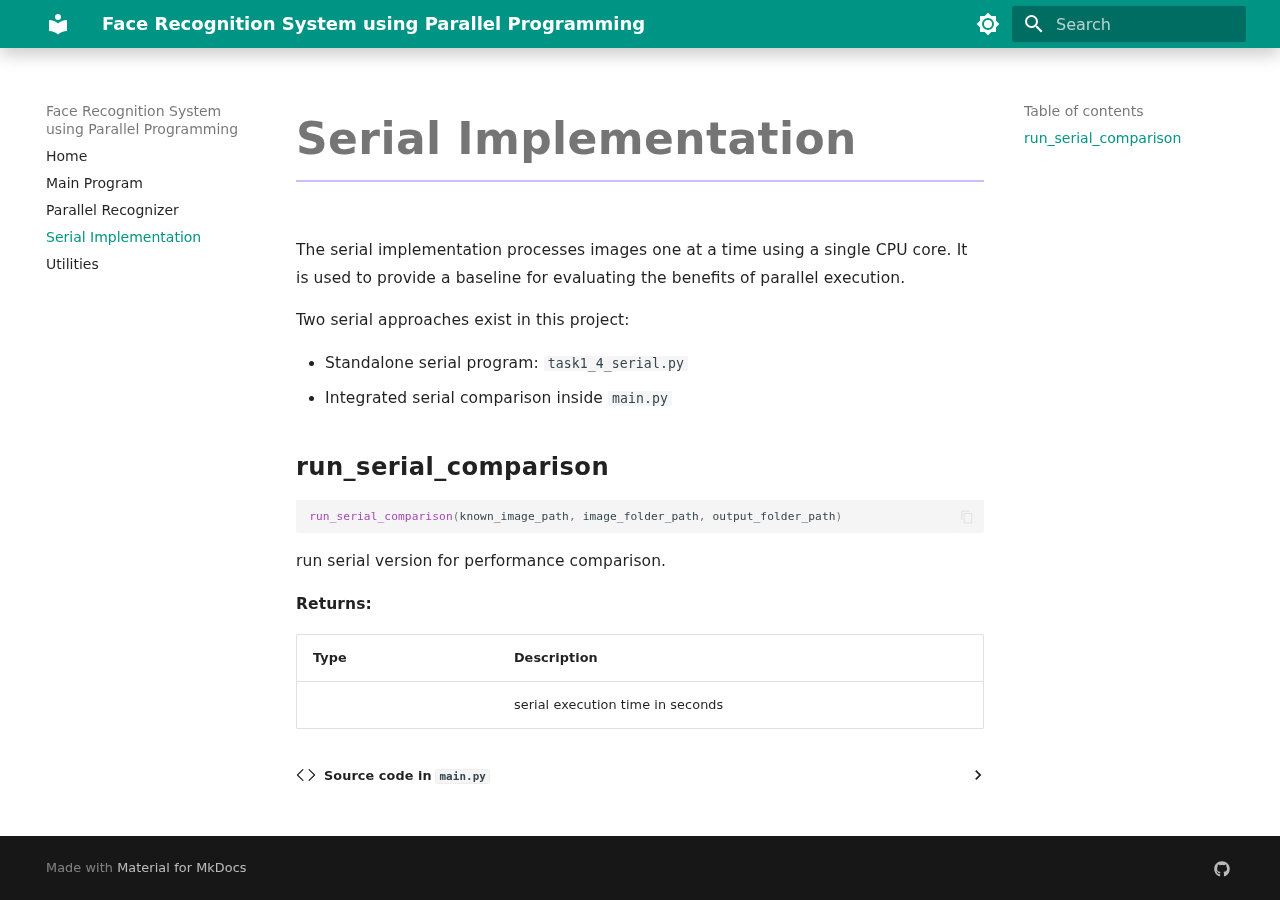
<file: serial/index.html>
<!doctype html>
<html lang="en" class="no-js">
  <head>
    
      <meta charset="utf-8">
      <meta name="viewport" content="width=device-width,initial-scale=1">
      
        <meta name="description" content="Parallel and Serial Face Recognition Documentation">
      
      
        <meta name="author" content="Ridesha Khadka">
      
      
        <link rel="canonical" href="https://github.com/rk833/face-recognition-system-using-parallel-programming/serial/">
      
      
        <link rel="prev" href="../recognizer/">
      
      
        <link rel="next" href="../utils/">
      
      
        
      
      
      <link rel="icon" href="../assets/images/favicon.png">
      <meta name="generator" content="mkdocs-1.6.1, mkdocs-material-9.7.1">
    
    
      
        <title>Serial Implementation - Face Recognition System using Parallel Programming</title>
      
    
    
      <link rel="stylesheet" href="../assets/stylesheets/main.484c7ddc.min.css">
      
        
        <link rel="stylesheet" href="../assets/stylesheets/palette.ab4e12ef.min.css">
      
      


    
    
      
    
    
      
        
        
        <link rel="preconnect" href="https://fonts.gstatic.com" crossorigin>
        <link rel="stylesheet" href="https://fonts.googleapis.com/css?family=Roboto:300,300i,400,400i,700,700i%7CRoboto+Mono:400,400i,700,700i&display=fallback">
        <style>:root{--md-text-font:"Roboto";--md-code-font:"Roboto Mono"}</style>
      
    
    
      <link rel="stylesheet" href="../assets/_mkdocstrings.css">
    
      <link rel="stylesheet" href="../styles/extra.css">
    
    <script>__md_scope=new URL("..",location),__md_hash=e=>[...e].reduce(((e,_)=>(e<<5)-e+_.charCodeAt(0)),0),__md_get=(e,_=localStorage,t=__md_scope)=>JSON.parse(_.getItem(t.pathname+"."+e)),__md_set=(e,_,t=localStorage,a=__md_scope)=>{try{t.setItem(a.pathname+"."+e,JSON.stringify(_))}catch(e){}}</script>
    
      

    
    
  </head>
  
  
    
    
      
    
    
    
    
    <body dir="ltr" data-md-color-scheme="default" data-md-color-primary="teal" data-md-color-accent="cyan">
  
    
    <input class="md-toggle" data-md-toggle="drawer" type="checkbox" id="__drawer" autocomplete="off">
    <input class="md-toggle" data-md-toggle="search" type="checkbox" id="__search" autocomplete="off">
    <label class="md-overlay" for="__drawer"></label>
    <div data-md-component="skip">
      
        
        <a href="#serial-implementation" class="md-skip">
          Skip to content
        </a>
      
    </div>
    <div data-md-component="announce">
      
    </div>
    
    
      

  

<header class="md-header md-header--shadow" data-md-component="header">
  <nav class="md-header__inner md-grid" aria-label="Header">
    <a href=".." title="Face Recognition System using Parallel Programming" class="md-header__button md-logo" aria-label="Face Recognition System using Parallel Programming" data-md-component="logo">
      
  
  <svg xmlns="http://www.w3.org/2000/svg" viewBox="0 0 24 24"><path d="M12 8a3 3 0 0 0 3-3 3 3 0 0 0-3-3 3 3 0 0 0-3 3 3 3 0 0 0 3 3m0 3.54C9.64 9.35 6.5 8 3 8v11c3.5 0 6.64 1.35 9 3.54 2.36-2.19 5.5-3.54 9-3.54V8c-3.5 0-6.64 1.35-9 3.54"/></svg>

    </a>
    <label class="md-header__button md-icon" for="__drawer">
      
      <svg xmlns="http://www.w3.org/2000/svg" viewBox="0 0 24 24"><path d="M3 6h18v2H3zm0 5h18v2H3zm0 5h18v2H3z"/></svg>
    </label>
    <div class="md-header__title" data-md-component="header-title">
      <div class="md-header__ellipsis">
        <div class="md-header__topic">
          <span class="md-ellipsis">
            Face Recognition System using Parallel Programming
          </span>
        </div>
        <div class="md-header__topic" data-md-component="header-topic">
          <span class="md-ellipsis">
            
              Serial Implementation
            
          </span>
        </div>
      </div>
    </div>
    
      
        <form class="md-header__option" data-md-component="palette">
  
    
    
    
    <input class="md-option" data-md-color-media="" data-md-color-scheme="default" data-md-color-primary="teal" data-md-color-accent="cyan"  aria-label="Switch to dark mode"  type="radio" name="__palette" id="__palette_0">
    
      <label class="md-header__button md-icon" title="Switch to dark mode" for="__palette_1" hidden>
        <svg xmlns="http://www.w3.org/2000/svg" viewBox="0 0 24 24"><path d="M12 8a4 4 0 0 0-4 4 4 4 0 0 0 4 4 4 4 0 0 0 4-4 4 4 0 0 0-4-4m0 10a6 6 0 0 1-6-6 6 6 0 0 1 6-6 6 6 0 0 1 6 6 6 6 0 0 1-6 6m8-9.31V4h-4.69L12 .69 8.69 4H4v4.69L.69 12 4 15.31V20h4.69L12 23.31 15.31 20H20v-4.69L23.31 12z"/></svg>
      </label>
    
  
    
    
    
    <input class="md-option" data-md-color-media="" data-md-color-scheme="slate" data-md-color-primary="teal" data-md-color-accent="cyan"  aria-label="Switch to light mode"  type="radio" name="__palette" id="__palette_1">
    
      <label class="md-header__button md-icon" title="Switch to light mode" for="__palette_0" hidden>
        <svg xmlns="http://www.w3.org/2000/svg" viewBox="0 0 24 24"><path d="M12 18c-.89 0-1.74-.2-2.5-.55C11.56 16.5 13 14.42 13 12s-1.44-4.5-3.5-5.45C10.26 6.2 11.11 6 12 6a6 6 0 0 1 6 6 6 6 0 0 1-6 6m8-9.31V4h-4.69L12 .69 8.69 4H4v4.69L.69 12 4 15.31V20h4.69L12 23.31 15.31 20H20v-4.69L23.31 12z"/></svg>
      </label>
    
  
</form>
      
    
    
      <script>var palette=__md_get("__palette");if(palette&&palette.color){if("(prefers-color-scheme)"===palette.color.media){var media=matchMedia("(prefers-color-scheme: light)"),input=document.querySelector(media.matches?"[data-md-color-media='(prefers-color-scheme: light)']":"[data-md-color-media='(prefers-color-scheme: dark)']");palette.color.media=input.getAttribute("data-md-color-media"),palette.color.scheme=input.getAttribute("data-md-color-scheme"),palette.color.primary=input.getAttribute("data-md-color-primary"),palette.color.accent=input.getAttribute("data-md-color-accent")}for(var[key,value]of Object.entries(palette.color))document.body.setAttribute("data-md-color-"+key,value)}</script>
    
    
    
      
      
        <label class="md-header__button md-icon" for="__search">
          
          <svg xmlns="http://www.w3.org/2000/svg" viewBox="0 0 24 24"><path d="M9.5 3A6.5 6.5 0 0 1 16 9.5c0 1.61-.59 3.09-1.56 4.23l.27.27h.79l5 5-1.5 1.5-5-5v-.79l-.27-.27A6.52 6.52 0 0 1 9.5 16 6.5 6.5 0 0 1 3 9.5 6.5 6.5 0 0 1 9.5 3m0 2C7 5 5 7 5 9.5S7 14 9.5 14 14 12 14 9.5 12 5 9.5 5"/></svg>
        </label>
        <div class="md-search" data-md-component="search" role="dialog">
  <label class="md-search__overlay" for="__search"></label>
  <div class="md-search__inner" role="search">
    <form class="md-search__form" name="search">
      <input type="text" class="md-search__input" name="query" aria-label="Search" placeholder="Search" autocapitalize="off" autocorrect="off" autocomplete="off" spellcheck="false" data-md-component="search-query" required>
      <label class="md-search__icon md-icon" for="__search">
        
        <svg xmlns="http://www.w3.org/2000/svg" viewBox="0 0 24 24"><path d="M9.5 3A6.5 6.5 0 0 1 16 9.5c0 1.61-.59 3.09-1.56 4.23l.27.27h.79l5 5-1.5 1.5-5-5v-.79l-.27-.27A6.52 6.52 0 0 1 9.5 16 6.5 6.5 0 0 1 3 9.5 6.5 6.5 0 0 1 9.5 3m0 2C7 5 5 7 5 9.5S7 14 9.5 14 14 12 14 9.5 12 5 9.5 5"/></svg>
        
        <svg xmlns="http://www.w3.org/2000/svg" viewBox="0 0 24 24"><path d="M20 11v2H8l5.5 5.5-1.42 1.42L4.16 12l7.92-7.92L13.5 5.5 8 11z"/></svg>
      </label>
      <nav class="md-search__options" aria-label="Search">
        
        <button type="reset" class="md-search__icon md-icon" title="Clear" aria-label="Clear" tabindex="-1">
          
          <svg xmlns="http://www.w3.org/2000/svg" viewBox="0 0 24 24"><path d="M19 6.41 17.59 5 12 10.59 6.41 5 5 6.41 10.59 12 5 17.59 6.41 19 12 13.41 17.59 19 19 17.59 13.41 12z"/></svg>
        </button>
      </nav>
      
        <div class="md-search__suggest" data-md-component="search-suggest"></div>
      
    </form>
    <div class="md-search__output">
      <div class="md-search__scrollwrap" tabindex="0" data-md-scrollfix>
        <div class="md-search-result" data-md-component="search-result">
          <div class="md-search-result__meta">
            Initializing search
          </div>
          <ol class="md-search-result__list" role="presentation"></ol>
        </div>
      </div>
    </div>
  </div>
</div>
      
    
    
  </nav>
  
</header>
    
    <div class="md-container" data-md-component="container">
      
      
        
          
        
      
      <main class="md-main" data-md-component="main">
        <div class="md-main__inner md-grid">
          
            
              
              <div class="md-sidebar md-sidebar--primary" data-md-component="sidebar" data-md-type="navigation" >
                <div class="md-sidebar__scrollwrap">
                  <div class="md-sidebar__inner">
                    



<nav class="md-nav md-nav--primary" aria-label="Navigation" data-md-level="0">
  <label class="md-nav__title" for="__drawer">
    <a href=".." title="Face Recognition System using Parallel Programming" class="md-nav__button md-logo" aria-label="Face Recognition System using Parallel Programming" data-md-component="logo">
      
  
  <svg xmlns="http://www.w3.org/2000/svg" viewBox="0 0 24 24"><path d="M12 8a3 3 0 0 0 3-3 3 3 0 0 0-3-3 3 3 0 0 0-3 3 3 3 0 0 0 3 3m0 3.54C9.64 9.35 6.5 8 3 8v11c3.5 0 6.64 1.35 9 3.54 2.36-2.19 5.5-3.54 9-3.54V8c-3.5 0-6.64 1.35-9 3.54"/></svg>

    </a>
    Face Recognition System using Parallel Programming
  </label>
  
  <ul class="md-nav__list" data-md-scrollfix>
    
      
      
  
  
  
  
    <li class="md-nav__item">
      <a href=".." class="md-nav__link">
        
  
  
  <span class="md-ellipsis">
    
  
    Home
  

    
  </span>
  
  

      </a>
    </li>
  

    
      
      
  
  
  
  
    <li class="md-nav__item">
      <a href="../main/" class="md-nav__link">
        
  
  
  <span class="md-ellipsis">
    
  
    Main Program
  

    
  </span>
  
  

      </a>
    </li>
  

    
      
      
  
  
  
  
    <li class="md-nav__item">
      <a href="../recognizer/" class="md-nav__link">
        
  
  
  <span class="md-ellipsis">
    
  
    Parallel Recognizer
  

    
  </span>
  
  

      </a>
    </li>
  

    
      
      
  
  
    
  
  
  
    <li class="md-nav__item md-nav__item--active">
      
      <input class="md-nav__toggle md-toggle" type="checkbox" id="__toc">
      
      
        
      
      
        <label class="md-nav__link md-nav__link--active" for="__toc">
          
  
  
  <span class="md-ellipsis">
    
  
    Serial Implementation
  

    
  </span>
  
  

          <span class="md-nav__icon md-icon"></span>
        </label>
      
      <a href="./" class="md-nav__link md-nav__link--active">
        
  
  
  <span class="md-ellipsis">
    
  
    Serial Implementation
  

    
  </span>
  
  

      </a>
      
        

<nav class="md-nav md-nav--secondary" aria-label="Table of contents">
  
  
  
    
  
  
    <label class="md-nav__title" for="__toc">
      <span class="md-nav__icon md-icon"></span>
      Table of contents
    </label>
    <ul class="md-nav__list" data-md-component="toc" data-md-scrollfix>
      
        <li class="md-nav__item">
  <a href="#main.run_serial_comparison" class="md-nav__link">
    <span class="md-ellipsis">
      
        run_serial_comparison
      
    </span>
  </a>
  
</li>
      
    </ul>
  
</nav>
      
    </li>
  

    
      
      
  
  
  
  
    <li class="md-nav__item">
      <a href="../utils/" class="md-nav__link">
        
  
  
  <span class="md-ellipsis">
    
  
    Utilities
  

    
  </span>
  
  

      </a>
    </li>
  

    
  </ul>
</nav>
                  </div>
                </div>
              </div>
            
            
              
              <div class="md-sidebar md-sidebar--secondary" data-md-component="sidebar" data-md-type="toc" >
                <div class="md-sidebar__scrollwrap">
                  <div class="md-sidebar__inner">
                    

<nav class="md-nav md-nav--secondary" aria-label="Table of contents">
  
  
  
    
  
  
    <label class="md-nav__title" for="__toc">
      <span class="md-nav__icon md-icon"></span>
      Table of contents
    </label>
    <ul class="md-nav__list" data-md-component="toc" data-md-scrollfix>
      
        <li class="md-nav__item">
  <a href="#main.run_serial_comparison" class="md-nav__link">
    <span class="md-ellipsis">
      
        run_serial_comparison
      
    </span>
  </a>
  
</li>
      
    </ul>
  
</nav>
                  </div>
                </div>
              </div>
            
          
          
            <div class="md-content" data-md-component="content">
              
              <article class="md-content__inner md-typeset">
                
                  



<h1 id="serial-implementation">Serial Implementation<a class="headerlink" href="#serial-implementation" title="Permanent link">&para;</a></h1>
<p>The serial implementation processes images one at a time using a single CPU core. It is used to provide a baseline for evaluating the benefits of parallel execution.</p>
<p>Two serial approaches exist in this project:</p>
<ul>
<li>Standalone serial program: <code>task1_4_serial.py</code>  </li>
<li>Integrated serial comparison inside <code>main.py</code>  </li>
</ul>


<div class="doc doc-object doc-function">


<h2 id="main.run_serial_comparison" class="doc doc-heading">
            <span class="doc doc-object-name doc-function-name">run_serial_comparison</span>


<a href="#main.run_serial_comparison" class="headerlink" title="Permanent link">&para;</a></h2>
<div class="doc-signature highlight"><pre><span></span><code><span class="nf">run_serial_comparison</span><span class="p">(</span><span class="n">known_image_path</span><span class="p">,</span> <span class="n">image_folder_path</span><span class="p">,</span> <span class="n">output_folder_path</span><span class="p">)</span>
</code></pre></div>

    <div class="doc doc-contents first">

        <p>run serial version for performance comparison.</p>


    <p><span class="doc-section-title">Returns:</span></p>
    <table>
      <thead>
        <tr>
          <th>Type</th>
          <th>Description</th>
        </tr>
      </thead>
      <tbody>
          <tr class="doc-section-item">
            <td>
            </td>
            <td>
              <div class="doc-md-description">
                <p>serial execution time in seconds</p>
              </div>
            </td>
          </tr>
      </tbody>
    </table>


            <details class="mkdocstrings-source">
              <summary>Source code in <code>main.py</code></summary>
              <div class="highlight"><table class="highlighttable"><tr><td class="linenos"><div class="linenodiv"><pre><span></span><span class="normal">22</span>
<span class="normal">23</span>
<span class="normal">24</span>
<span class="normal">25</span>
<span class="normal">26</span>
<span class="normal">27</span>
<span class="normal">28</span>
<span class="normal">29</span>
<span class="normal">30</span>
<span class="normal">31</span>
<span class="normal">32</span>
<span class="normal">33</span>
<span class="normal">34</span>
<span class="normal">35</span>
<span class="normal">36</span>
<span class="normal">37</span>
<span class="normal">38</span>
<span class="normal">39</span>
<span class="normal">40</span>
<span class="normal">41</span>
<span class="normal">42</span>
<span class="normal">43</span>
<span class="normal">44</span>
<span class="normal">45</span>
<span class="normal">46</span>
<span class="normal">47</span>
<span class="normal">48</span>
<span class="normal">49</span>
<span class="normal">50</span>
<span class="normal">51</span>
<span class="normal">52</span>
<span class="normal">53</span>
<span class="normal">54</span>
<span class="normal">55</span>
<span class="normal">56</span>
<span class="normal">57</span>
<span class="normal">58</span>
<span class="normal">59</span>
<span class="normal">60</span>
<span class="normal">61</span>
<span class="normal">62</span>
<span class="normal">63</span>
<span class="normal">64</span>
<span class="normal">65</span>
<span class="normal">66</span>
<span class="normal">67</span>
<span class="normal">68</span>
<span class="normal">69</span>
<span class="normal">70</span>
<span class="normal">71</span>
<span class="normal">72</span>
<span class="normal">73</span></pre></div></td><td class="code"><div><pre><span></span><code><span class="k">def</span><span class="w"> </span><span class="nf">run_serial_comparison</span><span class="p">(</span><span class="n">known_image_path</span><span class="p">,</span> <span class="n">image_folder_path</span><span class="p">,</span> 
                         <span class="n">output_folder_path</span><span class="p">):</span>
<span class="w">    </span><span class="sd">&quot;&quot;&quot;</span>
<span class="sd">    run serial version for performance comparison.</span>

<span class="sd">    returns:</span>
<span class="sd">        serial execution time in seconds</span>
<span class="sd">    &quot;&quot;&quot;</span>
    <span class="kn">import</span><span class="w"> </span><span class="nn">face_recognition</span>

    <span class="n">print_section</span><span class="p">(</span><span class="s2">&quot;serial processing (for comparison)&quot;</span><span class="p">)</span>

    <span class="n">start_time</span> <span class="o">=</span> <span class="n">time</span><span class="o">.</span><span class="n">time</span><span class="p">()</span>

    <span class="c1"># load known face</span>
    <span class="nb">print</span><span class="p">(</span><span class="s2">&quot;loading known face...&quot;</span><span class="p">)</span>
    <span class="n">known_image</span> <span class="o">=</span> <span class="n">face_recognition</span><span class="o">.</span><span class="n">load_image_file</span><span class="p">(</span><span class="n">known_image_path</span><span class="p">)</span>
    <span class="n">known_encoding</span> <span class="o">=</span> <span class="n">face_recognition</span><span class="o">.</span><span class="n">face_encodings</span><span class="p">(</span><span class="n">known_image</span><span class="p">)[</span><span class="mi">0</span><span class="p">]</span>

    <span class="c1"># get all images</span>
    <span class="nb">print</span><span class="p">(</span><span class="s2">&quot;scanning images...&quot;</span><span class="p">)</span>
    <span class="n">filenames</span> <span class="o">=</span> <span class="p">[</span><span class="n">f</span><span class="o">.</span><span class="n">name</span> <span class="k">for</span> <span class="n">f</span> <span class="ow">in</span> <span class="n">os</span><span class="o">.</span><span class="n">scandir</span><span class="p">(</span><span class="n">image_folder_path</span><span class="p">)</span> <span class="k">if</span> <span class="n">f</span><span class="o">.</span><span class="n">is_file</span><span class="p">()]</span>
    <span class="n">total_images</span> <span class="o">=</span> <span class="nb">len</span><span class="p">(</span><span class="n">filenames</span><span class="p">)</span>

    <span class="nb">print</span><span class="p">(</span><span class="sa">f</span><span class="s2">&quot;processing </span><span class="si">{</span><span class="n">total_images</span><span class="si">}</span><span class="s2"> images serially (one at a time)...&quot;</span><span class="p">)</span>
    <span class="n">matches</span> <span class="o">=</span> <span class="mi">0</span>

    <span class="c1"># process each image one by one (serial)</span>
    <span class="k">for</span> <span class="n">i</span><span class="p">,</span> <span class="n">filename</span> <span class="ow">in</span> <span class="nb">enumerate</span><span class="p">(</span><span class="n">filenames</span><span class="p">,</span> <span class="mi">1</span><span class="p">):</span>
        <span class="k">try</span><span class="p">:</span>
            <span class="n">image_path</span> <span class="o">=</span> <span class="n">os</span><span class="o">.</span><span class="n">path</span><span class="o">.</span><span class="n">join</span><span class="p">(</span><span class="n">image_folder_path</span><span class="p">,</span> <span class="n">filename</span><span class="p">)</span>
            <span class="n">unknown_image</span> <span class="o">=</span> <span class="n">face_recognition</span><span class="o">.</span><span class="n">load_image_file</span><span class="p">(</span><span class="n">image_path</span><span class="p">)</span>
            <span class="n">unknown_encodings</span> <span class="o">=</span> <span class="n">face_recognition</span><span class="o">.</span><span class="n">face_encodings</span><span class="p">(</span><span class="n">unknown_image</span><span class="p">)</span>

            <span class="k">for</span> <span class="n">unknown_encoding</span> <span class="ow">in</span> <span class="n">unknown_encodings</span><span class="p">:</span>
                <span class="n">result</span> <span class="o">=</span> <span class="n">face_recognition</span><span class="o">.</span><span class="n">compare_faces</span><span class="p">(</span>
                    <span class="p">[</span><span class="n">known_encoding</span><span class="p">],</span> <span class="n">unknown_encoding</span><span class="p">,</span> <span class="n">tolerance</span><span class="o">=</span><span class="mf">0.6</span>
                <span class="p">)</span>
                <span class="k">if</span> <span class="n">result</span><span class="p">[</span><span class="mi">0</span><span class="p">]:</span>
                    <span class="n">matches</span> <span class="o">+=</span> <span class="mi">1</span>
                    <span class="nb">print</span><span class="p">(</span><span class="sa">f</span><span class="s2">&quot;  [</span><span class="si">{</span><span class="n">i</span><span class="si">}</span><span class="s2">/</span><span class="si">{</span><span class="n">total_images</span><span class="si">}</span><span class="s2">] match: </span><span class="si">{</span><span class="n">filename</span><span class="si">}</span><span class="s2">&quot;</span><span class="p">)</span>
                    <span class="k">break</span>
        <span class="k">except</span><span class="p">:</span>
            <span class="k">pass</span>

    <span class="n">serial_time</span> <span class="o">=</span> <span class="n">time</span><span class="o">.</span><span class="n">time</span><span class="p">()</span> <span class="o">-</span> <span class="n">start_time</span>

    <span class="nb">print</span><span class="p">(</span><span class="sa">f</span><span class="s2">&quot;</span><span class="se">\n</span><span class="s2">serial processing complete&quot;</span><span class="p">)</span>
    <span class="nb">print</span><span class="p">(</span><span class="sa">f</span><span class="s2">&quot;  total time: </span><span class="si">{</span><span class="n">serial_time</span><span class="si">:</span><span class="s2">.2f</span><span class="si">}</span><span class="s2">s&quot;</span><span class="p">)</span>
    <span class="nb">print</span><span class="p">(</span><span class="sa">f</span><span class="s2">&quot;  matches found: </span><span class="si">{</span><span class="n">matches</span><span class="si">}</span><span class="s2">&quot;</span><span class="p">)</span>

    <span class="k">return</span> <span class="n">serial_time</span>
</code></pre></div></td></tr></table></div>
            </details>
    </div>

</div>












                
              </article>
            </div>
          
          
<script>var target=document.getElementById(location.hash.slice(1));target&&target.name&&(target.checked=target.name.startsWith("__tabbed_"))</script>
        </div>
        
          <button type="button" class="md-top md-icon" data-md-component="top" hidden>
  
  <svg xmlns="http://www.w3.org/2000/svg" viewBox="0 0 24 24"><path d="M13 20h-2V8l-5.5 5.5-1.42-1.42L12 4.16l7.92 7.92-1.42 1.42L13 8z"/></svg>
  Back to top
</button>
        
      </main>
      
        <footer class="md-footer">
  
  <div class="md-footer-meta md-typeset">
    <div class="md-footer-meta__inner md-grid">
      <div class="md-copyright">
  
  
    Made with
    <a href="https://squidfunk.github.io/mkdocs-material/" target="_blank" rel="noopener">
      Material for MkDocs
    </a>
  
</div>
      
        
<div class="md-social">
  
    
    
    
    
      
      
    
    <a href="https://github.com/rk833/face-recognition-system-using-parallel-programming" target="_blank" rel="noopener" title="github.com" class="md-social__link">
      <svg xmlns="http://www.w3.org/2000/svg" viewBox="0 0 512 512"><!--! Font Awesome Free 7.1.0 by @fontawesome - https://fontawesome.com License - https://fontawesome.com/license/free (Icons: CC BY 4.0, Fonts: SIL OFL 1.1, Code: MIT License) Copyright 2025 Fonticons, Inc.--><path d="M173.9 397.4c0 2-2.3 3.6-5.2 3.6-3.3.3-5.6-1.3-5.6-3.6 0-2 2.3-3.6 5.2-3.6 3-.3 5.6 1.3 5.6 3.6m-31.1-4.5c-.7 2 1.3 4.3 4.3 4.9 2.6 1 5.6 0 6.2-2s-1.3-4.3-4.3-5.2c-2.6-.7-5.5.3-6.2 2.3m44.2-1.7c-2.9.7-4.9 2.6-4.6 4.9.3 2 2.9 3.3 5.9 2.6 2.9-.7 4.9-2.6 4.6-4.6-.3-1.9-3-3.2-5.9-2.9M252.8 8C114.1 8 8 113.3 8 252c0 110.9 69.8 205.8 169.5 239.2 12.8 2.3 17.3-5.6 17.3-12.1 0-6.2-.3-40.4-.3-61.4 0 0-70 15-84.7-29.8 0 0-11.4-29.1-27.8-36.6 0 0-22.9-15.7 1.6-15.4 0 0 24.9 2 38.6 25.8 21.9 38.6 58.6 27.5 72.9 20.9 2.3-16 8.8-27.1 16-33.7-55.9-6.2-112.3-14.3-112.3-110.5 0-27.5 7.6-41.3 23.6-58.9-2.6-6.5-11.1-33.3 2.6-67.9 20.9-6.5 69 27 69 27 20-5.6 41.5-8.5 62.8-8.5s42.8 2.9 62.8 8.5c0 0 48.1-33.6 69-27 13.7 34.7 5.2 61.4 2.6 67.9 16 17.7 25.8 31.5 25.8 58.9 0 96.5-58.9 104.2-114.8 110.5 9.2 7.9 17 22.9 17 46.4 0 33.7-.3 75.4-.3 83.6 0 6.5 4.6 14.4 17.3 12.1C436.2 457.8 504 362.9 504 252 504 113.3 391.5 8 252.8 8M105.2 352.9c-1.3 1-1 3.3.7 5.2 1.6 1.6 3.9 2.3 5.2 1 1.3-1 1-3.3-.7-5.2-1.6-1.6-3.9-2.3-5.2-1m-10.8-8.1c-.7 1.3.3 2.9 2.3 3.9 1.6 1 3.6.7 4.3-.7.7-1.3-.3-2.9-2.3-3.9-2-.6-3.6-.3-4.3.7m32.4 35.6c-1.6 1.3-1 4.3 1.3 6.2 2.3 2.3 5.2 2.6 6.5 1 1.3-1.3.7-4.3-1.3-6.2-2.2-2.3-5.2-2.6-6.5-1m-11.4-14.7c-1.6 1-1.6 3.6 0 5.9s4.3 3.3 5.6 2.3c1.6-1.3 1.6-3.9 0-6.2-1.4-2.3-4-3.3-5.6-2"/></svg>
    </a>
  
</div>
      
    </div>
  </div>
</footer>
      
    </div>
    <div class="md-dialog" data-md-component="dialog">
      <div class="md-dialog__inner md-typeset"></div>
    </div>
    
    
    
      
      
      <script id="__config" type="application/json">{"annotate": null, "base": "..", "features": ["navigation.instant", "navigation.tracking", "navigation.sections", "navigation.expand", "navigation.top", "search.suggest", "search.highlight", "content.code.copy"], "search": "../assets/javascripts/workers/search.2c215733.min.js", "tags": null, "translations": {"clipboard.copied": "Copied to clipboard", "clipboard.copy": "Copy to clipboard", "search.result.more.one": "1 more on this page", "search.result.more.other": "# more on this page", "search.result.none": "No matching documents", "search.result.one": "1 matching document", "search.result.other": "# matching documents", "search.result.placeholder": "Type to start searching", "search.result.term.missing": "Missing", "select.version": "Select version"}, "version": null}</script>
    
    
      <script src="../assets/javascripts/bundle.79ae519e.min.js"></script>
      
    
  </body>
</html>
</file>
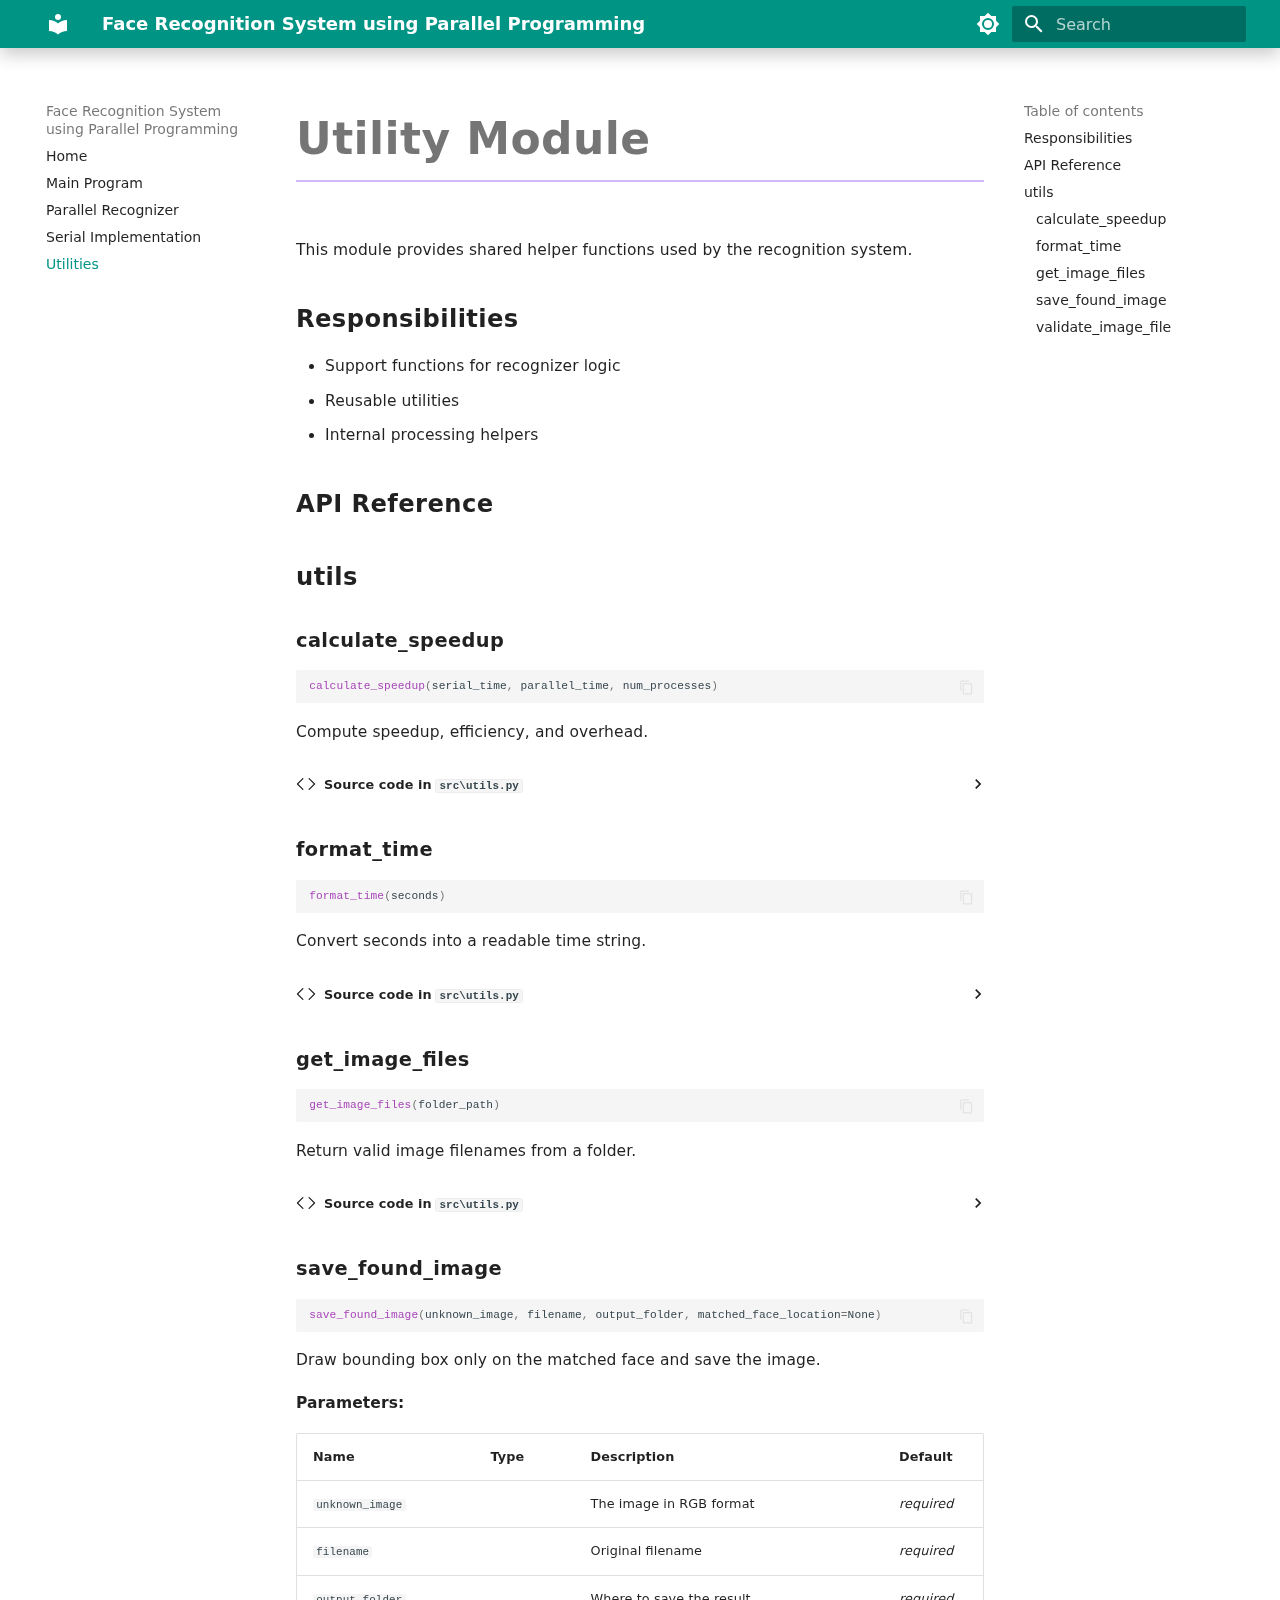
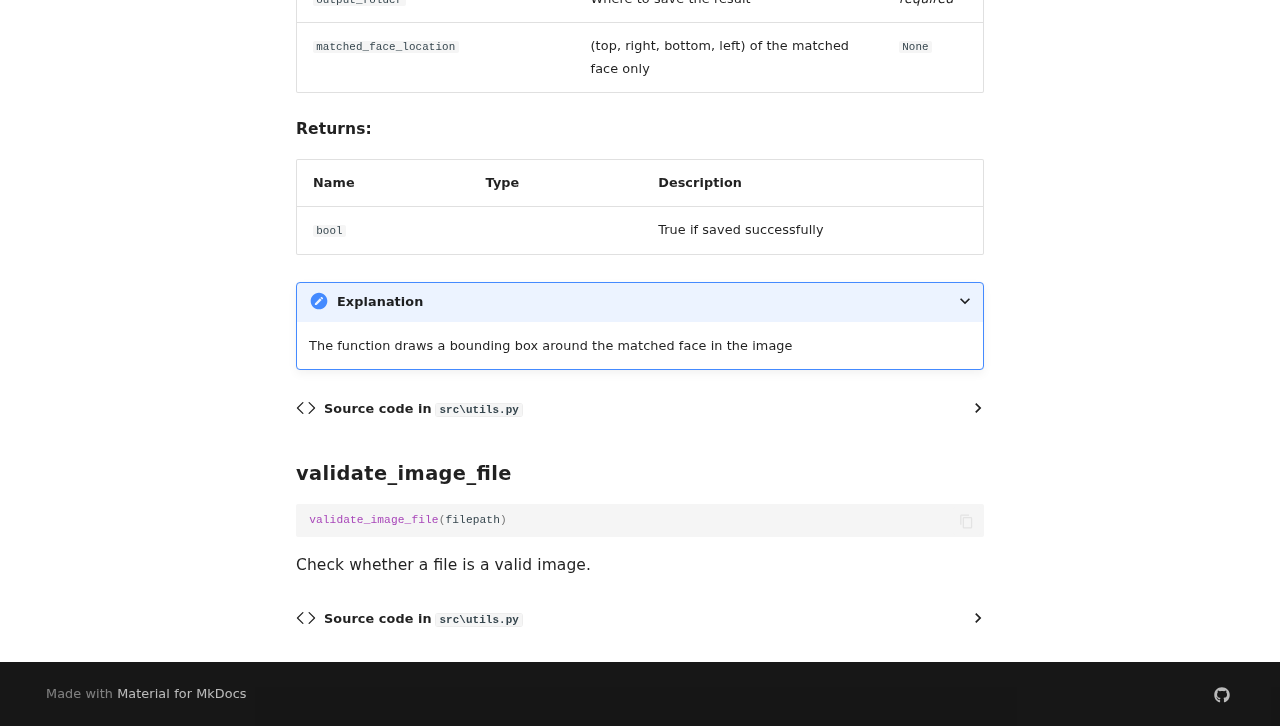
<file: utils/index.html>
<!doctype html>
<html lang="en" class="no-js">
  <head>
    
      <meta charset="utf-8">
      <meta name="viewport" content="width=device-width,initial-scale=1">
      
        <meta name="description" content="Parallel and Serial Face Recognition Documentation">
      
      
        <meta name="author" content="Ridesha Khadka">
      
      
        <link rel="canonical" href="https://github.com/rk833/face-recognition-system-using-parallel-programming/utils/">
      
      
        <link rel="prev" href="../serial/">
      
      
      
        
      
      
      <link rel="icon" href="../assets/images/favicon.png">
      <meta name="generator" content="mkdocs-1.6.1, mkdocs-material-9.7.1">
    
    
      
        <title>Utilities - Face Recognition System using Parallel Programming</title>
      
    
    
      <link rel="stylesheet" href="../assets/stylesheets/main.484c7ddc.min.css">
      
        
        <link rel="stylesheet" href="../assets/stylesheets/palette.ab4e12ef.min.css">
      
      


    
    
      
    
    
      
        
        
        <link rel="preconnect" href="https://fonts.gstatic.com" crossorigin>
        <link rel="stylesheet" href="https://fonts.googleapis.com/css?family=Roboto:300,300i,400,400i,700,700i%7CRoboto+Mono:400,400i,700,700i&display=fallback">
        <style>:root{--md-text-font:"Roboto";--md-code-font:"Roboto Mono"}</style>
      
    
    
      <link rel="stylesheet" href="../assets/_mkdocstrings.css">
    
      <link rel="stylesheet" href="../styles/extra.css">
    
    <script>__md_scope=new URL("..",location),__md_hash=e=>[...e].reduce(((e,_)=>(e<<5)-e+_.charCodeAt(0)),0),__md_get=(e,_=localStorage,t=__md_scope)=>JSON.parse(_.getItem(t.pathname+"."+e)),__md_set=(e,_,t=localStorage,a=__md_scope)=>{try{t.setItem(a.pathname+"."+e,JSON.stringify(_))}catch(e){}}</script>
    
      

    
    
  </head>
  
  
    
    
      
    
    
    
    
    <body dir="ltr" data-md-color-scheme="default" data-md-color-primary="teal" data-md-color-accent="cyan">
  
    
    <input class="md-toggle" data-md-toggle="drawer" type="checkbox" id="__drawer" autocomplete="off">
    <input class="md-toggle" data-md-toggle="search" type="checkbox" id="__search" autocomplete="off">
    <label class="md-overlay" for="__drawer"></label>
    <div data-md-component="skip">
      
        
        <a href="#utility-module" class="md-skip">
          Skip to content
        </a>
      
    </div>
    <div data-md-component="announce">
      
    </div>
    
    
      

  

<header class="md-header md-header--shadow" data-md-component="header">
  <nav class="md-header__inner md-grid" aria-label="Header">
    <a href=".." title="Face Recognition System using Parallel Programming" class="md-header__button md-logo" aria-label="Face Recognition System using Parallel Programming" data-md-component="logo">
      
  
  <svg xmlns="http://www.w3.org/2000/svg" viewBox="0 0 24 24"><path d="M12 8a3 3 0 0 0 3-3 3 3 0 0 0-3-3 3 3 0 0 0-3 3 3 3 0 0 0 3 3m0 3.54C9.64 9.35 6.5 8 3 8v11c3.5 0 6.64 1.35 9 3.54 2.36-2.19 5.5-3.54 9-3.54V8c-3.5 0-6.64 1.35-9 3.54"/></svg>

    </a>
    <label class="md-header__button md-icon" for="__drawer">
      
      <svg xmlns="http://www.w3.org/2000/svg" viewBox="0 0 24 24"><path d="M3 6h18v2H3zm0 5h18v2H3zm0 5h18v2H3z"/></svg>
    </label>
    <div class="md-header__title" data-md-component="header-title">
      <div class="md-header__ellipsis">
        <div class="md-header__topic">
          <span class="md-ellipsis">
            Face Recognition System using Parallel Programming
          </span>
        </div>
        <div class="md-header__topic" data-md-component="header-topic">
          <span class="md-ellipsis">
            
              Utilities
            
          </span>
        </div>
      </div>
    </div>
    
      
        <form class="md-header__option" data-md-component="palette">
  
    
    
    
    <input class="md-option" data-md-color-media="" data-md-color-scheme="default" data-md-color-primary="teal" data-md-color-accent="cyan"  aria-label="Switch to dark mode"  type="radio" name="__palette" id="__palette_0">
    
      <label class="md-header__button md-icon" title="Switch to dark mode" for="__palette_1" hidden>
        <svg xmlns="http://www.w3.org/2000/svg" viewBox="0 0 24 24"><path d="M12 8a4 4 0 0 0-4 4 4 4 0 0 0 4 4 4 4 0 0 0 4-4 4 4 0 0 0-4-4m0 10a6 6 0 0 1-6-6 6 6 0 0 1 6-6 6 6 0 0 1 6 6 6 6 0 0 1-6 6m8-9.31V4h-4.69L12 .69 8.69 4H4v4.69L.69 12 4 15.31V20h4.69L12 23.31 15.31 20H20v-4.69L23.31 12z"/></svg>
      </label>
    
  
    
    
    
    <input class="md-option" data-md-color-media="" data-md-color-scheme="slate" data-md-color-primary="teal" data-md-color-accent="cyan"  aria-label="Switch to light mode"  type="radio" name="__palette" id="__palette_1">
    
      <label class="md-header__button md-icon" title="Switch to light mode" for="__palette_0" hidden>
        <svg xmlns="http://www.w3.org/2000/svg" viewBox="0 0 24 24"><path d="M12 18c-.89 0-1.74-.2-2.5-.55C11.56 16.5 13 14.42 13 12s-1.44-4.5-3.5-5.45C10.26 6.2 11.11 6 12 6a6 6 0 0 1 6 6 6 6 0 0 1-6 6m8-9.31V4h-4.69L12 .69 8.69 4H4v4.69L.69 12 4 15.31V20h4.69L12 23.31 15.31 20H20v-4.69L23.31 12z"/></svg>
      </label>
    
  
</form>
      
    
    
      <script>var palette=__md_get("__palette");if(palette&&palette.color){if("(prefers-color-scheme)"===palette.color.media){var media=matchMedia("(prefers-color-scheme: light)"),input=document.querySelector(media.matches?"[data-md-color-media='(prefers-color-scheme: light)']":"[data-md-color-media='(prefers-color-scheme: dark)']");palette.color.media=input.getAttribute("data-md-color-media"),palette.color.scheme=input.getAttribute("data-md-color-scheme"),palette.color.primary=input.getAttribute("data-md-color-primary"),palette.color.accent=input.getAttribute("data-md-color-accent")}for(var[key,value]of Object.entries(palette.color))document.body.setAttribute("data-md-color-"+key,value)}</script>
    
    
    
      
      
        <label class="md-header__button md-icon" for="__search">
          
          <svg xmlns="http://www.w3.org/2000/svg" viewBox="0 0 24 24"><path d="M9.5 3A6.5 6.5 0 0 1 16 9.5c0 1.61-.59 3.09-1.56 4.23l.27.27h.79l5 5-1.5 1.5-5-5v-.79l-.27-.27A6.52 6.52 0 0 1 9.5 16 6.5 6.5 0 0 1 3 9.5 6.5 6.5 0 0 1 9.5 3m0 2C7 5 5 7 5 9.5S7 14 9.5 14 14 12 14 9.5 12 5 9.5 5"/></svg>
        </label>
        <div class="md-search" data-md-component="search" role="dialog">
  <label class="md-search__overlay" for="__search"></label>
  <div class="md-search__inner" role="search">
    <form class="md-search__form" name="search">
      <input type="text" class="md-search__input" name="query" aria-label="Search" placeholder="Search" autocapitalize="off" autocorrect="off" autocomplete="off" spellcheck="false" data-md-component="search-query" required>
      <label class="md-search__icon md-icon" for="__search">
        
        <svg xmlns="http://www.w3.org/2000/svg" viewBox="0 0 24 24"><path d="M9.5 3A6.5 6.5 0 0 1 16 9.5c0 1.61-.59 3.09-1.56 4.23l.27.27h.79l5 5-1.5 1.5-5-5v-.79l-.27-.27A6.52 6.52 0 0 1 9.5 16 6.5 6.5 0 0 1 3 9.5 6.5 6.5 0 0 1 9.5 3m0 2C7 5 5 7 5 9.5S7 14 9.5 14 14 12 14 9.5 12 5 9.5 5"/></svg>
        
        <svg xmlns="http://www.w3.org/2000/svg" viewBox="0 0 24 24"><path d="M20 11v2H8l5.5 5.5-1.42 1.42L4.16 12l7.92-7.92L13.5 5.5 8 11z"/></svg>
      </label>
      <nav class="md-search__options" aria-label="Search">
        
        <button type="reset" class="md-search__icon md-icon" title="Clear" aria-label="Clear" tabindex="-1">
          
          <svg xmlns="http://www.w3.org/2000/svg" viewBox="0 0 24 24"><path d="M19 6.41 17.59 5 12 10.59 6.41 5 5 6.41 10.59 12 5 17.59 6.41 19 12 13.41 17.59 19 19 17.59 13.41 12z"/></svg>
        </button>
      </nav>
      
        <div class="md-search__suggest" data-md-component="search-suggest"></div>
      
    </form>
    <div class="md-search__output">
      <div class="md-search__scrollwrap" tabindex="0" data-md-scrollfix>
        <div class="md-search-result" data-md-component="search-result">
          <div class="md-search-result__meta">
            Initializing search
          </div>
          <ol class="md-search-result__list" role="presentation"></ol>
        </div>
      </div>
    </div>
  </div>
</div>
      
    
    
  </nav>
  
</header>
    
    <div class="md-container" data-md-component="container">
      
      
        
          
        
      
      <main class="md-main" data-md-component="main">
        <div class="md-main__inner md-grid">
          
            
              
              <div class="md-sidebar md-sidebar--primary" data-md-component="sidebar" data-md-type="navigation" >
                <div class="md-sidebar__scrollwrap">
                  <div class="md-sidebar__inner">
                    



<nav class="md-nav md-nav--primary" aria-label="Navigation" data-md-level="0">
  <label class="md-nav__title" for="__drawer">
    <a href=".." title="Face Recognition System using Parallel Programming" class="md-nav__button md-logo" aria-label="Face Recognition System using Parallel Programming" data-md-component="logo">
      
  
  <svg xmlns="http://www.w3.org/2000/svg" viewBox="0 0 24 24"><path d="M12 8a3 3 0 0 0 3-3 3 3 0 0 0-3-3 3 3 0 0 0-3 3 3 3 0 0 0 3 3m0 3.54C9.64 9.35 6.5 8 3 8v11c3.5 0 6.64 1.35 9 3.54 2.36-2.19 5.5-3.54 9-3.54V8c-3.5 0-6.64 1.35-9 3.54"/></svg>

    </a>
    Face Recognition System using Parallel Programming
  </label>
  
  <ul class="md-nav__list" data-md-scrollfix>
    
      
      
  
  
  
  
    <li class="md-nav__item">
      <a href=".." class="md-nav__link">
        
  
  
  <span class="md-ellipsis">
    
  
    Home
  

    
  </span>
  
  

      </a>
    </li>
  

    
      
      
  
  
  
  
    <li class="md-nav__item">
      <a href="../main/" class="md-nav__link">
        
  
  
  <span class="md-ellipsis">
    
  
    Main Program
  

    
  </span>
  
  

      </a>
    </li>
  

    
      
      
  
  
  
  
    <li class="md-nav__item">
      <a href="../recognizer/" class="md-nav__link">
        
  
  
  <span class="md-ellipsis">
    
  
    Parallel Recognizer
  

    
  </span>
  
  

      </a>
    </li>
  

    
      
      
  
  
  
  
    <li class="md-nav__item">
      <a href="../serial/" class="md-nav__link">
        
  
  
  <span class="md-ellipsis">
    
  
    Serial Implementation
  

    
  </span>
  
  

      </a>
    </li>
  

    
      
      
  
  
    
  
  
  
    <li class="md-nav__item md-nav__item--active">
      
      <input class="md-nav__toggle md-toggle" type="checkbox" id="__toc">
      
      
        
      
      
        <label class="md-nav__link md-nav__link--active" for="__toc">
          
  
  
  <span class="md-ellipsis">
    
  
    Utilities
  

    
  </span>
  
  

          <span class="md-nav__icon md-icon"></span>
        </label>
      
      <a href="./" class="md-nav__link md-nav__link--active">
        
  
  
  <span class="md-ellipsis">
    
  
    Utilities
  

    
  </span>
  
  

      </a>
      
        

<nav class="md-nav md-nav--secondary" aria-label="Table of contents">
  
  
  
    
  
  
    <label class="md-nav__title" for="__toc">
      <span class="md-nav__icon md-icon"></span>
      Table of contents
    </label>
    <ul class="md-nav__list" data-md-component="toc" data-md-scrollfix>
      
        <li class="md-nav__item">
  <a href="#responsibilities" class="md-nav__link">
    <span class="md-ellipsis">
      
        Responsibilities
      
    </span>
  </a>
  
</li>
      
        <li class="md-nav__item">
  <a href="#api-reference" class="md-nav__link">
    <span class="md-ellipsis">
      
        API Reference
      
    </span>
  </a>
  
</li>
      
        <li class="md-nav__item">
  <a href="#src.utils" class="md-nav__link">
    <span class="md-ellipsis">
      
        utils
      
    </span>
  </a>
  
    <nav class="md-nav" aria-label="utils">
      <ul class="md-nav__list">
        
          <li class="md-nav__item">
  <a href="#src.utils.calculate_speedup" class="md-nav__link">
    <span class="md-ellipsis">
      
        calculate_speedup
      
    </span>
  </a>
  
</li>
        
          <li class="md-nav__item">
  <a href="#src.utils.format_time" class="md-nav__link">
    <span class="md-ellipsis">
      
        format_time
      
    </span>
  </a>
  
</li>
        
          <li class="md-nav__item">
  <a href="#src.utils.get_image_files" class="md-nav__link">
    <span class="md-ellipsis">
      
        get_image_files
      
    </span>
  </a>
  
</li>
        
          <li class="md-nav__item">
  <a href="#src.utils.save_found_image" class="md-nav__link">
    <span class="md-ellipsis">
      
        save_found_image
      
    </span>
  </a>
  
</li>
        
          <li class="md-nav__item">
  <a href="#src.utils.validate_image_file" class="md-nav__link">
    <span class="md-ellipsis">
      
        validate_image_file
      
    </span>
  </a>
  
</li>
        
      </ul>
    </nav>
  
</li>
      
    </ul>
  
</nav>
      
    </li>
  

    
  </ul>
</nav>
                  </div>
                </div>
              </div>
            
            
              
              <div class="md-sidebar md-sidebar--secondary" data-md-component="sidebar" data-md-type="toc" >
                <div class="md-sidebar__scrollwrap">
                  <div class="md-sidebar__inner">
                    

<nav class="md-nav md-nav--secondary" aria-label="Table of contents">
  
  
  
    
  
  
    <label class="md-nav__title" for="__toc">
      <span class="md-nav__icon md-icon"></span>
      Table of contents
    </label>
    <ul class="md-nav__list" data-md-component="toc" data-md-scrollfix>
      
        <li class="md-nav__item">
  <a href="#responsibilities" class="md-nav__link">
    <span class="md-ellipsis">
      
        Responsibilities
      
    </span>
  </a>
  
</li>
      
        <li class="md-nav__item">
  <a href="#api-reference" class="md-nav__link">
    <span class="md-ellipsis">
      
        API Reference
      
    </span>
  </a>
  
</li>
      
        <li class="md-nav__item">
  <a href="#src.utils" class="md-nav__link">
    <span class="md-ellipsis">
      
        utils
      
    </span>
  </a>
  
    <nav class="md-nav" aria-label="utils">
      <ul class="md-nav__list">
        
          <li class="md-nav__item">
  <a href="#src.utils.calculate_speedup" class="md-nav__link">
    <span class="md-ellipsis">
      
        calculate_speedup
      
    </span>
  </a>
  
</li>
        
          <li class="md-nav__item">
  <a href="#src.utils.format_time" class="md-nav__link">
    <span class="md-ellipsis">
      
        format_time
      
    </span>
  </a>
  
</li>
        
          <li class="md-nav__item">
  <a href="#src.utils.get_image_files" class="md-nav__link">
    <span class="md-ellipsis">
      
        get_image_files
      
    </span>
  </a>
  
</li>
        
          <li class="md-nav__item">
  <a href="#src.utils.save_found_image" class="md-nav__link">
    <span class="md-ellipsis">
      
        save_found_image
      
    </span>
  </a>
  
</li>
        
          <li class="md-nav__item">
  <a href="#src.utils.validate_image_file" class="md-nav__link">
    <span class="md-ellipsis">
      
        validate_image_file
      
    </span>
  </a>
  
</li>
        
      </ul>
    </nav>
  
</li>
      
    </ul>
  
</nav>
                  </div>
                </div>
              </div>
            
          
          
            <div class="md-content" data-md-component="content">
              
              <article class="md-content__inner md-typeset">
                
                  



<h1 id="utility-module">Utility Module<a class="headerlink" href="#utility-module" title="Permanent link">&para;</a></h1>
<p>This module provides shared helper functions used by the recognition system.</p>
<h2 id="responsibilities">Responsibilities<a class="headerlink" href="#responsibilities" title="Permanent link">&para;</a></h2>
<ul>
<li>Support functions for recognizer logic  </li>
<li>Reusable utilities  </li>
<li>Internal processing helpers  </li>
</ul>
<h2 id="api-reference">API Reference<a class="headerlink" href="#api-reference" title="Permanent link">&para;</a></h2>


<div class="doc doc-object doc-module">



<h2 id="src.utils" class="doc doc-heading">
            <span class="doc doc-object-name doc-module-name">utils</span>


<a href="#src.utils" class="headerlink" title="Permanent link">&para;</a></h2>

    <div class="doc doc-contents first">










<div class="doc doc-children">










<div class="doc doc-object doc-function">


<h3 id="src.utils.calculate_speedup" class="doc doc-heading">
            <span class="doc doc-object-name doc-function-name">calculate_speedup</span>


<a href="#src.utils.calculate_speedup" class="headerlink" title="Permanent link">&para;</a></h3>
<div class="doc-signature highlight"><pre><span></span><code><span class="nf">calculate_speedup</span><span class="p">(</span><span class="n">serial_time</span><span class="p">,</span> <span class="n">parallel_time</span><span class="p">,</span> <span class="n">num_processes</span><span class="p">)</span>
</code></pre></div>

    <div class="doc doc-contents ">

        <p>Compute speedup, efficiency, and overhead.</p>


            <details class="mkdocstrings-source">
              <summary>Source code in <code>src\utils.py</code></summary>
              <div class="highlight"><table class="highlighttable"><tr><td class="linenos"><div class="linenodiv"><pre><span></span><span class="normal">164</span>
<span class="normal">165</span>
<span class="normal">166</span>
<span class="normal">167</span>
<span class="normal">168</span>
<span class="normal">169</span>
<span class="normal">170</span>
<span class="normal">171</span>
<span class="normal">172</span>
<span class="normal">173</span>
<span class="normal">174</span>
<span class="normal">175</span>
<span class="normal">176</span>
<span class="normal">177</span>
<span class="normal">178</span>
<span class="normal">179</span>
<span class="normal">180</span>
<span class="normal">181</span>
<span class="normal">182</span>
<span class="normal">183</span>
<span class="normal">184</span>
<span class="normal">185</span>
<span class="normal">186</span></pre></div></td><td class="code"><div><pre><span></span><code><span class="k">def</span><span class="w"> </span><span class="nf">calculate_speedup</span><span class="p">(</span><span class="n">serial_time</span><span class="p">,</span> <span class="n">parallel_time</span><span class="p">,</span> <span class="n">num_processes</span><span class="p">):</span>
<span class="w">    </span><span class="sd">&quot;&quot;&quot;</span>
<span class="sd">    Compute speedup, efficiency, and overhead.</span>
<span class="sd">    &quot;&quot;&quot;</span>
    <span class="k">if</span> <span class="n">parallel_time</span> <span class="o">==</span> <span class="mi">0</span><span class="p">:</span>
        <span class="k">return</span> <span class="p">{</span>
            <span class="s1">&#39;speedup&#39;</span><span class="p">:</span> <span class="mi">0</span><span class="p">,</span>
            <span class="s1">&#39;efficiency&#39;</span><span class="p">:</span> <span class="mi">0</span><span class="p">,</span>
            <span class="s1">&#39;overhead&#39;</span><span class="p">:</span> <span class="mi">0</span><span class="p">,</span>
            <span class="s1">&#39;time_saved&#39;</span><span class="p">:</span> <span class="mi">0</span>
        <span class="p">}</span>

    <span class="n">speedup</span> <span class="o">=</span> <span class="n">serial_time</span> <span class="o">/</span> <span class="n">parallel_time</span>
    <span class="n">efficiency</span> <span class="o">=</span> <span class="p">(</span><span class="n">speedup</span> <span class="o">/</span> <span class="n">num_processes</span><span class="p">)</span> <span class="o">*</span> <span class="mi">100</span>
    <span class="n">overhead</span> <span class="o">=</span> <span class="p">(</span><span class="n">parallel_time</span> <span class="o">*</span> <span class="n">num_processes</span><span class="p">)</span> <span class="o">-</span> <span class="n">serial_time</span>
    <span class="n">time_saved</span> <span class="o">=</span> <span class="n">serial_time</span> <span class="o">-</span> <span class="n">parallel_time</span>

    <span class="k">return</span> <span class="p">{</span>
        <span class="s1">&#39;speedup&#39;</span><span class="p">:</span> <span class="n">speedup</span><span class="p">,</span>
        <span class="s1">&#39;efficiency&#39;</span><span class="p">:</span> <span class="n">efficiency</span><span class="p">,</span>
        <span class="s1">&#39;overhead&#39;</span><span class="p">:</span> <span class="n">overhead</span><span class="p">,</span>
        <span class="s1">&#39;time_saved&#39;</span><span class="p">:</span> <span class="n">time_saved</span>
    <span class="p">}</span>
</code></pre></div></td></tr></table></div>
            </details>
    </div>

</div>

<div class="doc doc-object doc-function">


<h3 id="src.utils.format_time" class="doc doc-heading">
            <span class="doc doc-object-name doc-function-name">format_time</span>


<a href="#src.utils.format_time" class="headerlink" title="Permanent link">&para;</a></h3>
<div class="doc-signature highlight"><pre><span></span><code><span class="nf">format_time</span><span class="p">(</span><span class="n">seconds</span><span class="p">)</span>
</code></pre></div>

    <div class="doc doc-contents ">

        <p>Convert seconds into a readable time string.</p>


            <details class="mkdocstrings-source">
              <summary>Source code in <code>src\utils.py</code></summary>
              <div class="highlight"><table class="highlighttable"><tr><td class="linenos"><div class="linenodiv"><pre><span></span><span class="normal">146</span>
<span class="normal">147</span>
<span class="normal">148</span>
<span class="normal">149</span>
<span class="normal">150</span>
<span class="normal">151</span>
<span class="normal">152</span>
<span class="normal">153</span>
<span class="normal">154</span>
<span class="normal">155</span>
<span class="normal">156</span>
<span class="normal">157</span>
<span class="normal">158</span>
<span class="normal">159</span>
<span class="normal">160</span>
<span class="normal">161</span></pre></div></td><td class="code"><div><pre><span></span><code><span class="k">def</span><span class="w"> </span><span class="nf">format_time</span><span class="p">(</span><span class="n">seconds</span><span class="p">):</span>
<span class="w">    </span><span class="sd">&quot;&quot;&quot;</span>
<span class="sd">    Convert seconds into a readable time string.</span>
<span class="sd">    &quot;&quot;&quot;</span>
    <span class="k">if</span> <span class="n">seconds</span> <span class="o">&lt;</span> <span class="mi">60</span><span class="p">:</span>
        <span class="k">return</span> <span class="sa">f</span><span class="s2">&quot;</span><span class="si">{</span><span class="n">seconds</span><span class="si">:</span><span class="s2">.2f</span><span class="si">}</span><span class="s2">s&quot;</span>
    <span class="k">elif</span> <span class="n">seconds</span> <span class="o">&lt;</span> <span class="mi">3600</span><span class="p">:</span>
        <span class="n">minutes</span> <span class="o">=</span> <span class="nb">int</span><span class="p">(</span><span class="n">seconds</span> <span class="o">//</span> <span class="mi">60</span><span class="p">)</span>
        <span class="n">secs</span> <span class="o">=</span> <span class="n">seconds</span> <span class="o">%</span> <span class="mi">60</span>
        <span class="k">return</span> <span class="sa">f</span><span class="s2">&quot;</span><span class="si">{</span><span class="n">minutes</span><span class="si">}</span><span class="s2">m </span><span class="si">{</span><span class="n">secs</span><span class="si">:</span><span class="s2">.2f</span><span class="si">}</span><span class="s2">s&quot;</span>
    <span class="k">else</span><span class="p">:</span>
        <span class="n">hours</span> <span class="o">=</span> <span class="nb">int</span><span class="p">(</span><span class="n">seconds</span> <span class="o">//</span> <span class="mi">3600</span><span class="p">)</span>
        <span class="n">remainder</span> <span class="o">=</span> <span class="n">seconds</span> <span class="o">%</span> <span class="mi">3600</span>
        <span class="n">minutes</span> <span class="o">=</span> <span class="nb">int</span><span class="p">(</span><span class="n">remainder</span> <span class="o">//</span> <span class="mi">60</span><span class="p">)</span>
        <span class="n">secs</span> <span class="o">=</span> <span class="n">remainder</span> <span class="o">%</span> <span class="mi">60</span>
        <span class="k">return</span> <span class="sa">f</span><span class="s2">&quot;</span><span class="si">{</span><span class="n">hours</span><span class="si">}</span><span class="s2">h </span><span class="si">{</span><span class="n">minutes</span><span class="si">}</span><span class="s2">m </span><span class="si">{</span><span class="n">secs</span><span class="si">:</span><span class="s2">.2f</span><span class="si">}</span><span class="s2">s&quot;</span>
</code></pre></div></td></tr></table></div>
            </details>
    </div>

</div>

<div class="doc doc-object doc-function">


<h3 id="src.utils.get_image_files" class="doc doc-heading">
            <span class="doc doc-object-name doc-function-name">get_image_files</span>


<a href="#src.utils.get_image_files" class="headerlink" title="Permanent link">&para;</a></h3>
<div class="doc-signature highlight"><pre><span></span><code><span class="nf">get_image_files</span><span class="p">(</span><span class="n">folder_path</span><span class="p">)</span>
</code></pre></div>

    <div class="doc doc-contents ">

        <p>Return valid image filenames from a folder.</p>


            <details class="mkdocstrings-source">
              <summary>Source code in <code>src\utils.py</code></summary>
              <div class="highlight"><table class="highlighttable"><tr><td class="linenos"><div class="linenodiv"><pre><span></span><span class="normal">127</span>
<span class="normal">128</span>
<span class="normal">129</span>
<span class="normal">130</span>
<span class="normal">131</span>
<span class="normal">132</span>
<span class="normal">133</span>
<span class="normal">134</span>
<span class="normal">135</span>
<span class="normal">136</span>
<span class="normal">137</span>
<span class="normal">138</span>
<span class="normal">139</span>
<span class="normal">140</span>
<span class="normal">141</span>
<span class="normal">142</span>
<span class="normal">143</span></pre></div></td><td class="code"><div><pre><span></span><code><span class="k">def</span><span class="w"> </span><span class="nf">get_image_files</span><span class="p">(</span><span class="n">folder_path</span><span class="p">):</span>
<span class="w">    </span><span class="sd">&quot;&quot;&quot;</span>
<span class="sd">    Return valid image filenames from a folder.</span>
<span class="sd">    &quot;&quot;&quot;</span>
    <span class="k">if</span> <span class="ow">not</span> <span class="n">os</span><span class="o">.</span><span class="n">path</span><span class="o">.</span><span class="n">exists</span><span class="p">(</span><span class="n">folder_path</span><span class="p">):</span>
        <span class="k">return</span> <span class="p">[]</span>

    <span class="n">valid_extensions</span> <span class="o">=</span> <span class="p">{</span><span class="s1">&#39;.jpg&#39;</span><span class="p">,</span> <span class="s1">&#39;.jpeg&#39;</span><span class="p">,</span> <span class="s1">&#39;.png&#39;</span><span class="p">,</span> <span class="s1">&#39;.bmp&#39;</span><span class="p">,</span> <span class="s1">&#39;.gif&#39;</span><span class="p">,</span> <span class="s1">&#39;.tiff&#39;</span><span class="p">}</span>

    <span class="n">image_files</span> <span class="o">=</span> <span class="p">[]</span>
    <span class="k">for</span> <span class="n">entry</span> <span class="ow">in</span> <span class="n">os</span><span class="o">.</span><span class="n">scandir</span><span class="p">(</span><span class="n">folder_path</span><span class="p">):</span>
        <span class="k">if</span> <span class="n">entry</span><span class="o">.</span><span class="n">is_file</span><span class="p">():</span>
            <span class="n">_</span><span class="p">,</span> <span class="n">ext</span> <span class="o">=</span> <span class="n">os</span><span class="o">.</span><span class="n">path</span><span class="o">.</span><span class="n">splitext</span><span class="p">(</span><span class="n">entry</span><span class="o">.</span><span class="n">name</span><span class="o">.</span><span class="n">lower</span><span class="p">())</span>
            <span class="k">if</span> <span class="n">ext</span> <span class="ow">in</span> <span class="n">valid_extensions</span><span class="p">:</span>
                <span class="n">image_files</span><span class="o">.</span><span class="n">append</span><span class="p">(</span><span class="n">entry</span><span class="o">.</span><span class="n">name</span><span class="p">)</span>

    <span class="k">return</span> <span class="n">image_files</span>
</code></pre></div></td></tr></table></div>
            </details>
    </div>

</div>

<div class="doc doc-object doc-function">


<h3 id="src.utils.save_found_image" class="doc doc-heading">
            <span class="doc doc-object-name doc-function-name">save_found_image</span>


<a href="#src.utils.save_found_image" class="headerlink" title="Permanent link">&para;</a></h3>
<div class="doc-signature highlight"><pre><span></span><code><span class="nf">save_found_image</span><span class="p">(</span><span class="n">unknown_image</span><span class="p">,</span> <span class="n">filename</span><span class="p">,</span> <span class="n">output_folder</span><span class="p">,</span> <span class="n">matched_face_location</span><span class="o">=</span><span class="kc">None</span><span class="p">)</span>
</code></pre></div>

    <div class="doc doc-contents ">

        <p>Draw bounding box only on the matched face and save the image.</p>


<p><span class="doc-section-title">Parameters:</span></p>
    <table>
      <thead>
        <tr>
          <th>Name</th>
          <th>Type</th>
          <th>Description</th>
          <th>Default</th>
        </tr>
      </thead>
      <tbody>
          <tr class="doc-section-item">
            <td>
                <code>unknown_image</code>
            </td>
            <td>
            </td>
            <td>
              <div class="doc-md-description">
                <p>The image in RGB format</p>
              </div>
            </td>
            <td>
                <em>required</em>
            </td>
          </tr>
          <tr class="doc-section-item">
            <td>
                <code>filename</code>
            </td>
            <td>
            </td>
            <td>
              <div class="doc-md-description">
                <p>Original filename</p>
              </div>
            </td>
            <td>
                <em>required</em>
            </td>
          </tr>
          <tr class="doc-section-item">
            <td>
                <code>output_folder</code>
            </td>
            <td>
            </td>
            <td>
              <div class="doc-md-description">
                <p>Where to save the result</p>
              </div>
            </td>
            <td>
                <em>required</em>
            </td>
          </tr>
          <tr class="doc-section-item">
            <td>
                <code>matched_face_location</code>
            </td>
            <td>
            </td>
            <td>
              <div class="doc-md-description">
                <p>(top, right, bottom, left) of the matched face only</p>
              </div>
            </td>
            <td>
                  <code>None</code>
            </td>
          </tr>
      </tbody>
    </table>


    <p><span class="doc-section-title">Returns:</span></p>
    <table>
      <thead>
        <tr>
<th>Name</th>          <th>Type</th>
          <th>Description</th>
        </tr>
      </thead>
      <tbody>
          <tr class="doc-section-item">
<td><code>bool</code></td>            <td>
            </td>
            <td>
              <div class="doc-md-description">
                <p>True if saved successfully</p>
              </div>
            </td>
          </tr>
      </tbody>
    </table>


<details class="explanation" open>
  <summary>Explanation</summary>
  <p>The function draws a bounding box around the matched face in the image</p>
</details>

            <details class="mkdocstrings-source">
              <summary>Source code in <code>src\utils.py</code></summary>
              <div class="highlight"><table class="highlighttable"><tr><td class="linenos"><div class="linenodiv"><pre><span></span><span class="normal">  9</span>
<span class="normal"> 10</span>
<span class="normal"> 11</span>
<span class="normal"> 12</span>
<span class="normal"> 13</span>
<span class="normal"> 14</span>
<span class="normal"> 15</span>
<span class="normal"> 16</span>
<span class="normal"> 17</span>
<span class="normal"> 18</span>
<span class="normal"> 19</span>
<span class="normal"> 20</span>
<span class="normal"> 21</span>
<span class="normal"> 22</span>
<span class="normal"> 23</span>
<span class="normal"> 24</span>
<span class="normal"> 25</span>
<span class="normal"> 26</span>
<span class="normal"> 27</span>
<span class="normal"> 28</span>
<span class="normal"> 29</span>
<span class="normal"> 30</span>
<span class="normal"> 31</span>
<span class="normal"> 32</span>
<span class="normal"> 33</span>
<span class="normal"> 34</span>
<span class="normal"> 35</span>
<span class="normal"> 36</span>
<span class="normal"> 37</span>
<span class="normal"> 38</span>
<span class="normal"> 39</span>
<span class="normal"> 40</span>
<span class="normal"> 41</span>
<span class="normal"> 42</span>
<span class="normal"> 43</span>
<span class="normal"> 44</span>
<span class="normal"> 45</span>
<span class="normal"> 46</span>
<span class="normal"> 47</span>
<span class="normal"> 48</span>
<span class="normal"> 49</span>
<span class="normal"> 50</span>
<span class="normal"> 51</span>
<span class="normal"> 52</span>
<span class="normal"> 53</span>
<span class="normal"> 54</span>
<span class="normal"> 55</span>
<span class="normal"> 56</span>
<span class="normal"> 57</span>
<span class="normal"> 58</span>
<span class="normal"> 59</span>
<span class="normal"> 60</span>
<span class="normal"> 61</span>
<span class="normal"> 62</span>
<span class="normal"> 63</span>
<span class="normal"> 64</span>
<span class="normal"> 65</span>
<span class="normal"> 66</span>
<span class="normal"> 67</span>
<span class="normal"> 68</span>
<span class="normal"> 69</span>
<span class="normal"> 70</span>
<span class="normal"> 71</span>
<span class="normal"> 72</span>
<span class="normal"> 73</span>
<span class="normal"> 74</span>
<span class="normal"> 75</span>
<span class="normal"> 76</span>
<span class="normal"> 77</span>
<span class="normal"> 78</span>
<span class="normal"> 79</span>
<span class="normal"> 80</span>
<span class="normal"> 81</span>
<span class="normal"> 82</span>
<span class="normal"> 83</span>
<span class="normal"> 84</span>
<span class="normal"> 85</span>
<span class="normal"> 86</span>
<span class="normal"> 87</span>
<span class="normal"> 88</span>
<span class="normal"> 89</span>
<span class="normal"> 90</span>
<span class="normal"> 91</span>
<span class="normal"> 92</span>
<span class="normal"> 93</span>
<span class="normal"> 94</span>
<span class="normal"> 95</span>
<span class="normal"> 96</span>
<span class="normal"> 97</span>
<span class="normal"> 98</span>
<span class="normal"> 99</span>
<span class="normal">100</span>
<span class="normal">101</span>
<span class="normal">102</span></pre></div></td><td class="code"><div><pre><span></span><code><span class="k">def</span><span class="w"> </span><span class="nf">save_found_image</span><span class="p">(</span><span class="n">unknown_image</span><span class="p">,</span> <span class="n">filename</span><span class="p">,</span> <span class="n">output_folder</span><span class="p">,</span> 
                     <span class="n">matched_face_location</span> <span class="o">=</span> <span class="kc">None</span><span class="p">):</span>
<span class="w">    </span><span class="sd">&quot;&quot;&quot;</span>
<span class="sd">    Draw bounding box only on the matched face and save the image.</span>

<span class="sd">    Args:</span>
<span class="sd">        unknown_image: The image in RGB format</span>
<span class="sd">        filename: Original filename</span>
<span class="sd">        output_folder: Where to save the result</span>
<span class="sd">        matched_face_location: (top, right, bottom, left) of the matched face only</span>

<span class="sd">    Returns:</span>
<span class="sd">        bool: True if saved successfully</span>

<span class="sd">    Explanation:</span>
<span class="sd">        The function draws a bounding box around the matched face in the image</span>
<span class="sd">    &quot;&quot;&quot;</span>
    <span class="k">try</span><span class="p">:</span>
        <span class="c1"># ensure output directory exists</span>
        <span class="k">if</span> <span class="ow">not</span> <span class="n">os</span><span class="o">.</span><span class="n">path</span><span class="o">.</span><span class="n">exists</span><span class="p">(</span><span class="n">output_folder</span><span class="p">):</span>
            <span class="n">os</span><span class="o">.</span><span class="n">makedirs</span><span class="p">(</span><span class="n">output_folder</span><span class="p">)</span>

        <span class="c1"># if no specific face location provided, draw on all faces (fallback)</span>
        <span class="k">if</span> <span class="n">matched_face_location</span> <span class="ow">is</span> <span class="kc">None</span><span class="p">:</span>
            <span class="n">face_locations</span> <span class="o">=</span> <span class="n">face_recognition</span><span class="o">.</span><span class="n">face_locations</span><span class="p">(</span><span class="n">unknown_image</span><span class="p">)</span>
            <span class="k">if</span> <span class="ow">not</span> <span class="n">face_locations</span><span class="p">:</span>
                <span class="nb">print</span><span class="p">(</span><span class="sa">f</span><span class="s2">&quot;   no faces detected in </span><span class="si">{</span><span class="n">filename</span><span class="si">}</span><span class="s2"> during save&quot;</span><span class="p">)</span>
                <span class="k">return</span> <span class="kc">False</span>
        <span class="k">else</span><span class="p">:</span>
            <span class="c1"># use only the matched face location</span>
            <span class="n">face_locations</span> <span class="o">=</span> <span class="p">[</span><span class="n">matched_face_location</span><span class="p">]</span>

        <span class="c1"># draw bounding box only on the matched face(s)</span>
        <span class="k">for</span> <span class="n">top</span><span class="p">,</span> <span class="n">right</span><span class="p">,</span> <span class="n">bottom</span><span class="p">,</span> <span class="n">left</span> <span class="ow">in</span> <span class="n">face_locations</span><span class="p">:</span>
            <span class="c1"># draw green rectangle with thickness 3 for better visibility</span>
            <span class="n">cv2</span><span class="o">.</span><span class="n">rectangle</span><span class="p">(</span>
                <span class="n">unknown_image</span><span class="p">,</span> 
                <span class="p">(</span><span class="n">left</span><span class="p">,</span> <span class="n">top</span><span class="p">),</span>      <span class="c1"># top-left corner</span>
                <span class="p">(</span><span class="n">right</span><span class="p">,</span> <span class="n">bottom</span><span class="p">),</span>  <span class="c1"># bottom-right corner</span>
                <span class="p">(</span><span class="mi">0</span><span class="p">,</span> <span class="mi">255</span><span class="p">,</span> <span class="mi">0</span><span class="p">),</span>      <span class="c1"># green color in rgb</span>
                <span class="mi">3</span>                 <span class="c1"># line thickness</span>
            <span class="p">)</span>

            <span class="c1"># add label &quot;match&quot; above the bounding box</span>
            <span class="n">label</span> <span class="o">=</span> <span class="s2">&quot;MATCH&quot;</span>
            <span class="n">font</span> <span class="o">=</span> <span class="n">cv2</span><span class="o">.</span><span class="n">FONT_HERSHEY_SIMPLEX</span>
            <span class="n">font_scale</span> <span class="o">=</span> <span class="mf">0.8</span>
            <span class="n">font_thickness</span> <span class="o">=</span> <span class="mi">2</span>

            <span class="c1"># get text size for background rectangle</span>
            <span class="p">(</span><span class="n">text_width</span><span class="p">,</span> <span class="n">text_height</span><span class="p">),</span> <span class="n">baseline</span> <span class="o">=</span> <span class="n">cv2</span><span class="o">.</span><span class="n">getTextSize</span><span class="p">(</span>
                <span class="n">label</span><span class="p">,</span> <span class="n">font</span><span class="p">,</span> <span class="n">font_scale</span><span class="p">,</span> <span class="n">font_thickness</span>
            <span class="p">)</span>

            <span class="c1"># draw background rectangle for text</span>
            <span class="n">cv2</span><span class="o">.</span><span class="n">rectangle</span><span class="p">(</span>
                <span class="n">unknown_image</span><span class="p">,</span>
                <span class="p">(</span><span class="n">left</span><span class="p">,</span> <span class="n">top</span> <span class="o">-</span> <span class="n">text_height</span> <span class="o">-</span> <span class="mi">10</span><span class="p">),</span>
                <span class="p">(</span><span class="n">left</span> <span class="o">+</span> <span class="n">text_width</span> <span class="o">+</span> <span class="mi">10</span><span class="p">,</span> <span class="n">top</span><span class="p">),</span>
                <span class="p">(</span><span class="mi">0</span><span class="p">,</span> <span class="mi">255</span><span class="p">,</span> <span class="mi">0</span><span class="p">),</span>  <span class="c1"># green background</span>
                <span class="o">-</span><span class="mi">1</span>  <span class="c1"># filled rectangle</span>
            <span class="p">)</span>

            <span class="c1"># draw text</span>
            <span class="n">cv2</span><span class="o">.</span><span class="n">putText</span><span class="p">(</span>
                <span class="n">unknown_image</span><span class="p">,</span>
                <span class="n">label</span><span class="p">,</span>
                <span class="p">(</span><span class="n">left</span> <span class="o">+</span> <span class="mi">5</span><span class="p">,</span> <span class="n">top</span> <span class="o">-</span> <span class="mi">5</span><span class="p">),</span>
                <span class="n">font</span><span class="p">,</span>
                <span class="n">font_scale</span><span class="p">,</span>
                <span class="p">(</span><span class="mi">0</span><span class="p">,</span> <span class="mi">0</span><span class="p">,</span> <span class="mi">0</span><span class="p">),</span>  <span class="c1"># black text</span>
                <span class="n">font_thickness</span>
            <span class="p">)</span>

        <span class="c1"># convert rgb to bgr for opencv</span>
        <span class="n">image_bgr</span> <span class="o">=</span> <span class="n">cv2</span><span class="o">.</span><span class="n">cvtColor</span><span class="p">(</span><span class="n">unknown_image</span><span class="p">,</span> <span class="n">cv2</span><span class="o">.</span><span class="n">COLOR_RGB2BGR</span><span class="p">)</span>

        <span class="c1"># create unique filename and save</span>
        <span class="n">base_name</span> <span class="o">=</span> <span class="n">os</span><span class="o">.</span><span class="n">path</span><span class="o">.</span><span class="n">splitext</span><span class="p">(</span><span class="n">os</span><span class="o">.</span><span class="n">path</span><span class="o">.</span><span class="n">basename</span><span class="p">(</span><span class="n">filename</span><span class="p">))[</span><span class="mi">0</span><span class="p">]</span>
        <span class="n">timestamp</span> <span class="o">=</span> <span class="nb">int</span><span class="p">(</span><span class="n">time</span><span class="o">.</span><span class="n">time</span><span class="p">())</span>
        <span class="n">output_filename</span> <span class="o">=</span> <span class="sa">f</span><span class="s2">&quot;detected_</span><span class="si">{</span><span class="n">base_name</span><span class="si">}</span><span class="s2">_</span><span class="si">{</span><span class="n">timestamp</span><span class="si">}</span><span class="s2">.jpg&quot;</span>
        <span class="n">output_path</span> <span class="o">=</span> <span class="n">os</span><span class="o">.</span><span class="n">path</span><span class="o">.</span><span class="n">join</span><span class="p">(</span><span class="n">output_folder</span><span class="p">,</span> <span class="n">output_filename</span><span class="p">)</span>

        <span class="c1"># save image</span>
        <span class="n">success</span> <span class="o">=</span> <span class="n">cv2</span><span class="o">.</span><span class="n">imwrite</span><span class="p">(</span><span class="n">output_path</span><span class="p">,</span> <span class="n">image_bgr</span><span class="p">)</span>

        <span class="k">if</span> <span class="n">success</span><span class="p">:</span>
            <span class="nb">print</span><span class="p">(</span><span class="sa">f</span><span class="s2">&quot;   saved: </span><span class="si">{</span><span class="n">output_filename</span><span class="si">}</span><span class="s2">&quot;</span><span class="p">)</span>

        <span class="k">return</span> <span class="n">success</span>

    <span class="k">except</span> <span class="ne">Exception</span> <span class="k">as</span> <span class="n">e</span><span class="p">:</span>
        <span class="nb">print</span><span class="p">(</span><span class="sa">f</span><span class="s2">&quot;  error saving </span><span class="si">{</span><span class="n">filename</span><span class="si">}</span><span class="s2">: </span><span class="si">{</span><span class="nb">str</span><span class="p">(</span><span class="n">e</span><span class="p">)</span><span class="si">}</span><span class="s2">&quot;</span><span class="p">)</span>
        <span class="k">return</span> <span class="kc">False</span>
</code></pre></div></td></tr></table></div>
            </details>
    </div>

</div>

<div class="doc doc-object doc-function">


<h3 id="src.utils.validate_image_file" class="doc doc-heading">
            <span class="doc doc-object-name doc-function-name">validate_image_file</span>


<a href="#src.utils.validate_image_file" class="headerlink" title="Permanent link">&para;</a></h3>
<div class="doc-signature highlight"><pre><span></span><code><span class="nf">validate_image_file</span><span class="p">(</span><span class="n">filepath</span><span class="p">)</span>
</code></pre></div>

    <div class="doc doc-contents ">

        <p>Check whether a file is a valid image.</p>


            <details class="mkdocstrings-source">
              <summary>Source code in <code>src\utils.py</code></summary>
              <div class="highlight"><table class="highlighttable"><tr><td class="linenos"><div class="linenodiv"><pre><span></span><span class="normal">105</span>
<span class="normal">106</span>
<span class="normal">107</span>
<span class="normal">108</span>
<span class="normal">109</span>
<span class="normal">110</span>
<span class="normal">111</span>
<span class="normal">112</span>
<span class="normal">113</span>
<span class="normal">114</span>
<span class="normal">115</span>
<span class="normal">116</span>
<span class="normal">117</span>
<span class="normal">118</span>
<span class="normal">119</span>
<span class="normal">120</span>
<span class="normal">121</span>
<span class="normal">122</span>
<span class="normal">123</span>
<span class="normal">124</span></pre></div></td><td class="code"><div><pre><span></span><code><span class="k">def</span><span class="w"> </span><span class="nf">validate_image_file</span><span class="p">(</span><span class="n">filepath</span><span class="p">):</span>
<span class="w">    </span><span class="sd">&quot;&quot;&quot;</span>
<span class="sd">    Check whether a file is a valid image.</span>
<span class="sd">    &quot;&quot;&quot;</span>
    <span class="n">valid_extensions</span> <span class="o">=</span> <span class="p">{</span><span class="s1">&#39;.jpg&#39;</span><span class="p">,</span> <span class="s1">&#39;.jpeg&#39;</span><span class="p">,</span> <span class="s1">&#39;.png&#39;</span><span class="p">,</span> <span class="s1">&#39;.bmp&#39;</span><span class="p">,</span> <span class="s1">&#39;.gif&#39;</span><span class="p">,</span> <span class="s1">&#39;.tiff&#39;</span><span class="p">}</span>

    <span class="c1"># check extension</span>
    <span class="n">_</span><span class="p">,</span> <span class="n">ext</span> <span class="o">=</span> <span class="n">os</span><span class="o">.</span><span class="n">path</span><span class="o">.</span><span class="n">splitext</span><span class="p">(</span><span class="n">filepath</span><span class="o">.</span><span class="n">lower</span><span class="p">())</span>
    <span class="k">if</span> <span class="n">ext</span> <span class="ow">not</span> <span class="ow">in</span> <span class="n">valid_extensions</span><span class="p">:</span>
        <span class="k">return</span> <span class="kc">False</span>

    <span class="c1"># check if file exists and is readable</span>
    <span class="k">if</span> <span class="ow">not</span> <span class="n">os</span><span class="o">.</span><span class="n">path</span><span class="o">.</span><span class="n">isfile</span><span class="p">(</span><span class="n">filepath</span><span class="p">):</span>
        <span class="k">return</span> <span class="kc">False</span>

    <span class="c1"># check file size (not empty)</span>
    <span class="k">if</span> <span class="n">os</span><span class="o">.</span><span class="n">path</span><span class="o">.</span><span class="n">getsize</span><span class="p">(</span><span class="n">filepath</span><span class="p">)</span> <span class="o">==</span> <span class="mi">0</span><span class="p">:</span>
        <span class="k">return</span> <span class="kc">False</span>

    <span class="k">return</span> <span class="kc">True</span>
</code></pre></div></td></tr></table></div>
            </details>
    </div>

</div>



  </div>

    </div>

</div>












                
              </article>
            </div>
          
          
<script>var target=document.getElementById(location.hash.slice(1));target&&target.name&&(target.checked=target.name.startsWith("__tabbed_"))</script>
        </div>
        
          <button type="button" class="md-top md-icon" data-md-component="top" hidden>
  
  <svg xmlns="http://www.w3.org/2000/svg" viewBox="0 0 24 24"><path d="M13 20h-2V8l-5.5 5.5-1.42-1.42L12 4.16l7.92 7.92-1.42 1.42L13 8z"/></svg>
  Back to top
</button>
        
      </main>
      
        <footer class="md-footer">
  
  <div class="md-footer-meta md-typeset">
    <div class="md-footer-meta__inner md-grid">
      <div class="md-copyright">
  
  
    Made with
    <a href="https://squidfunk.github.io/mkdocs-material/" target="_blank" rel="noopener">
      Material for MkDocs
    </a>
  
</div>
      
        
<div class="md-social">
  
    
    
    
    
      
      
    
    <a href="https://github.com/rk833/face-recognition-system-using-parallel-programming" target="_blank" rel="noopener" title="github.com" class="md-social__link">
      <svg xmlns="http://www.w3.org/2000/svg" viewBox="0 0 512 512"><!--! Font Awesome Free 7.1.0 by @fontawesome - https://fontawesome.com License - https://fontawesome.com/license/free (Icons: CC BY 4.0, Fonts: SIL OFL 1.1, Code: MIT License) Copyright 2025 Fonticons, Inc.--><path d="M173.9 397.4c0 2-2.3 3.6-5.2 3.6-3.3.3-5.6-1.3-5.6-3.6 0-2 2.3-3.6 5.2-3.6 3-.3 5.6 1.3 5.6 3.6m-31.1-4.5c-.7 2 1.3 4.3 4.3 4.9 2.6 1 5.6 0 6.2-2s-1.3-4.3-4.3-5.2c-2.6-.7-5.5.3-6.2 2.3m44.2-1.7c-2.9.7-4.9 2.6-4.6 4.9.3 2 2.9 3.3 5.9 2.6 2.9-.7 4.9-2.6 4.6-4.6-.3-1.9-3-3.2-5.9-2.9M252.8 8C114.1 8 8 113.3 8 252c0 110.9 69.8 205.8 169.5 239.2 12.8 2.3 17.3-5.6 17.3-12.1 0-6.2-.3-40.4-.3-61.4 0 0-70 15-84.7-29.8 0 0-11.4-29.1-27.8-36.6 0 0-22.9-15.7 1.6-15.4 0 0 24.9 2 38.6 25.8 21.9 38.6 58.6 27.5 72.9 20.9 2.3-16 8.8-27.1 16-33.7-55.9-6.2-112.3-14.3-112.3-110.5 0-27.5 7.6-41.3 23.6-58.9-2.6-6.5-11.1-33.3 2.6-67.9 20.9-6.5 69 27 69 27 20-5.6 41.5-8.5 62.8-8.5s42.8 2.9 62.8 8.5c0 0 48.1-33.6 69-27 13.7 34.7 5.2 61.4 2.6 67.9 16 17.7 25.8 31.5 25.8 58.9 0 96.5-58.9 104.2-114.8 110.5 9.2 7.9 17 22.9 17 46.4 0 33.7-.3 75.4-.3 83.6 0 6.5 4.6 14.4 17.3 12.1C436.2 457.8 504 362.9 504 252 504 113.3 391.5 8 252.8 8M105.2 352.9c-1.3 1-1 3.3.7 5.2 1.6 1.6 3.9 2.3 5.2 1 1.3-1 1-3.3-.7-5.2-1.6-1.6-3.9-2.3-5.2-1m-10.8-8.1c-.7 1.3.3 2.9 2.3 3.9 1.6 1 3.6.7 4.3-.7.7-1.3-.3-2.9-2.3-3.9-2-.6-3.6-.3-4.3.7m32.4 35.6c-1.6 1.3-1 4.3 1.3 6.2 2.3 2.3 5.2 2.6 6.5 1 1.3-1.3.7-4.3-1.3-6.2-2.2-2.3-5.2-2.6-6.5-1m-11.4-14.7c-1.6 1-1.6 3.6 0 5.9s4.3 3.3 5.6 2.3c1.6-1.3 1.6-3.9 0-6.2-1.4-2.3-4-3.3-5.6-2"/></svg>
    </a>
  
</div>
      
    </div>
  </div>
</footer>
      
    </div>
    <div class="md-dialog" data-md-component="dialog">
      <div class="md-dialog__inner md-typeset"></div>
    </div>
    
    
    
      
      
      <script id="__config" type="application/json">{"annotate": null, "base": "..", "features": ["navigation.instant", "navigation.tracking", "navigation.sections", "navigation.expand", "navigation.top", "search.suggest", "search.highlight", "content.code.copy"], "search": "../assets/javascripts/workers/search.2c215733.min.js", "tags": null, "translations": {"clipboard.copied": "Copied to clipboard", "clipboard.copy": "Copy to clipboard", "search.result.more.one": "1 more on this page", "search.result.more.other": "# more on this page", "search.result.none": "No matching documents", "search.result.one": "1 matching document", "search.result.other": "# matching documents", "search.result.placeholder": "Type to start searching", "search.result.term.missing": "Missing", "select.version": "Select version"}, "version": null}</script>
    
    
      <script src="../assets/javascripts/bundle.79ae519e.min.js"></script>
      
    
  </body>
</html>
</file>
<file: assets/_mkdocstrings.css>
/* Avoid breaking parameter names, etc. in table cells. */
.doc-contents td code {
  word-break: normal !important;
}

/* No line break before first paragraph of descriptions. */
.doc-md-description,
.doc-md-description>p:first-child {
  display: inline;
}

/* No text transformation from Material for MkDocs for H5 headings. */
.md-typeset h5 .doc-object-name {
  text-transform: none;
}

/* Max width for docstring sections tables. */
.doc .md-typeset__table,
.doc .md-typeset__table table {
  display: table !important;
  width: 100%;
}

.doc .md-typeset__table tr {
  display: table-row;
}

/* Defaults in Spacy table style. */
.doc-param-default,
.doc-type_param-default {
  float: right;
}

/* Parameter headings must be inline, not blocks. */
.doc-heading-parameter,
.doc-heading-type_parameter {
  display: inline;
}

/* Default font size for parameter headings. */
.md-typeset .doc-heading-parameter {
  font-size: inherit;
}

/* Prefer space on the right, not the left of parameter permalinks. */
.doc-heading-parameter .headerlink,
.doc-heading-type_parameter .headerlink {
  margin-left: 0 !important;
  margin-right: 0.2rem;
}

/* Backward-compatibility: docstring section titles in bold. */
.doc-section-title {
  font-weight: bold;
}

/* Backlinks crumb separator. */
.doc-backlink-crumb {
  display: inline-flex;
  gap: .2rem;
  white-space: nowrap;
  align-items: center;
  vertical-align: middle;
}
.doc-backlink-crumb:not(:first-child)::before {
  background-color: var(--md-default-fg-color--lighter);
  content: "";
  display: inline;
  height: 1rem;
  --md-path-icon: url('data:image/svg+xml;charset=utf-8,<svg xmlns="http://www.w3.org/2000/svg" viewBox="0 0 24 24"><path d="M8.59 16.58 13.17 12 8.59 7.41 10 6l6 6-6 6z"/></svg>');
  -webkit-mask-image: var(--md-path-icon);
  mask-image: var(--md-path-icon);
  width: 1rem;
}
.doc-backlink-crumb.last {
  font-weight: bold;
}

/* Symbols in Navigation and ToC. */
:root, :host,
[data-md-color-scheme="default"] {
  --doc-symbol-parameter-fg-color: #df50af;
  --doc-symbol-type_parameter-fg-color: #df50af;
  --doc-symbol-attribute-fg-color: #953800;
  --doc-symbol-function-fg-color: #8250df;
  --doc-symbol-method-fg-color: #8250df;
  --doc-symbol-class-fg-color: #0550ae;
  --doc-symbol-type_alias-fg-color: #0550ae;
  --doc-symbol-module-fg-color: #5cad0f;

  --doc-symbol-parameter-bg-color: #df50af1a;
  --doc-symbol-type_parameter-bg-color: #df50af1a;
  --doc-symbol-attribute-bg-color: #9538001a;
  --doc-symbol-function-bg-color: #8250df1a;
  --doc-symbol-method-bg-color: #8250df1a;
  --doc-symbol-class-bg-color: #0550ae1a;
  --doc-symbol-type_alias-bg-color: #0550ae1a;
  --doc-symbol-module-bg-color: #5cad0f1a;
}

[data-md-color-scheme="slate"] {
  --doc-symbol-parameter-fg-color: #ffa8cc;
  --doc-symbol-type_parameter-fg-color: #ffa8cc;
  --doc-symbol-attribute-fg-color: #ffa657;
  --doc-symbol-function-fg-color: #d2a8ff;
  --doc-symbol-method-fg-color: #d2a8ff;
  --doc-symbol-class-fg-color: #79c0ff;
  --doc-symbol-type_alias-fg-color: #79c0ff;
  --doc-symbol-module-fg-color: #baff79;

  --doc-symbol-parameter-bg-color: #ffa8cc1a;
  --doc-symbol-type_parameter-bg-color: #ffa8cc1a;
  --doc-symbol-attribute-bg-color: #ffa6571a;
  --doc-symbol-function-bg-color: #d2a8ff1a;
  --doc-symbol-method-bg-color: #d2a8ff1a;
  --doc-symbol-class-bg-color: #79c0ff1a;
  --doc-symbol-type_alias-bg-color: #79c0ff1a;
  --doc-symbol-module-bg-color: #baff791a;
}

code.doc-symbol {
  border-radius: .1rem;
  font-size: .85em;
  padding: 0 .3em;
  font-weight: bold;
}

code.doc-symbol-parameter,
a code.doc-symbol-parameter {
  color: var(--doc-symbol-parameter-fg-color);
  background-color: var(--doc-symbol-parameter-bg-color);
}

code.doc-symbol-parameter::after {
  content: "param";
}

code.doc-symbol-type_parameter,
a code.doc-symbol-type_parameter {
  color: var(--doc-symbol-type_parameter-fg-color);
  background-color: var(--doc-symbol-type_parameter-bg-color);
}

code.doc-symbol-type_parameter::after {
  content: "type-param";
}

code.doc-symbol-attribute,
a code.doc-symbol-attribute {
  color: var(--doc-symbol-attribute-fg-color);
  background-color: var(--doc-symbol-attribute-bg-color);
}

code.doc-symbol-attribute::after {
  content: "attr";
}

code.doc-symbol-function,
a code.doc-symbol-function {
  color: var(--doc-symbol-function-fg-color);
  background-color: var(--doc-symbol-function-bg-color);
}

code.doc-symbol-function::after {
  content: "func";
}

code.doc-symbol-method,
a code.doc-symbol-method {
  color: var(--doc-symbol-method-fg-color);
  background-color: var(--doc-symbol-method-bg-color);
}

code.doc-symbol-method::after {
  content: "meth";
}

code.doc-symbol-class,
a code.doc-symbol-class {
  color: var(--doc-symbol-class-fg-color);
  background-color: var(--doc-symbol-class-bg-color);
}

code.doc-symbol-class::after {
  content: "class";
}


code.doc-symbol-type_alias,
a code.doc-symbol-type_alias {
  color: var(--doc-symbol-type_alias-fg-color);
  background-color: var(--doc-symbol-type_alias-bg-color);
}

code.doc-symbol-type_alias::after {
  content: "type";
}

code.doc-symbol-module,
a code.doc-symbol-module {
  color: var(--doc-symbol-module-fg-color);
  background-color: var(--doc-symbol-module-bg-color);
}

code.doc-symbol-module::after {
  content: "mod";
}

.doc-signature .autorefs {
  color: inherit;
  border-bottom: 1px dotted currentcolor;
}

/* Source code blocks (admonitions). */
:root {
  --md-admonition-icon--mkdocstrings-source: url('data:image/svg+xml;charset=utf-8,<svg xmlns="http://www.w3.org/2000/svg" viewBox="0 0 24 24"><path d="M15.22 4.97a.75.75 0 0 1 1.06 0l6.5 6.5a.75.75 0 0 1 0 1.06l-6.5 6.5a.749.749 0 0 1-1.275-.326.75.75 0 0 1 .215-.734L21.19 12l-5.97-5.97a.75.75 0 0 1 0-1.06m-6.44 0a.75.75 0 0 1 0 1.06L2.81 12l5.97 5.97a.749.749 0 0 1-.326 1.275.75.75 0 0 1-.734-.215l-6.5-6.5a.75.75 0 0 1 0-1.06l6.5-6.5a.75.75 0 0 1 1.06 0"/></svg>')
}
.md-typeset .admonition.mkdocstrings-source,
.md-typeset details.mkdocstrings-source {
  border: none;
  padding: 0;
}
.md-typeset .admonition.mkdocstrings-source:focus-within,
.md-typeset details.mkdocstrings-source:focus-within {
  box-shadow: none;
}
.md-typeset .mkdocstrings-source > .admonition-title,
.md-typeset .mkdocstrings-source > summary {
  background-color: inherit;
}
.md-typeset .mkdocstrings-source > .admonition-title::before,
.md-typeset .mkdocstrings-source > summary::before {
  background-color: var(--md-default-fg-color);
  -webkit-mask-image: var(--md-admonition-icon--mkdocstrings-source);
          mask-image: var(--md-admonition-icon--mkdocstrings-source);
}
</file>
<file: styles/extra.css>
/* Root font variables */
:root {
  --md-text-font: "Inter", system-ui, -apple-system, BlinkMacSystemFont, sans-serif;
  --md-code-font: "Fira Code", "JetBrains Mono", Consolas, monospace;
}

/* Body text */
.md-typeset {
  font-family: "Inter", system-ui, sans-serif;
  font-size: 15.5px;
  line-height: 1.75;
  letter-spacing: 0.1px;
}

/* Headings */
.md-typeset h1,
.md-typeset h2,
.md-typeset h3,
.md-typeset h4 {
  font-family: "Poppins", "Segoe UI", system-ui, sans-serif;
  font-weight: 600;
  letter-spacing: 0.4px;
}

/* Main title */
.md-typeset h1 {
  font-size: 2.2rem;
  border-bottom: 2px solid rgba(124, 58, 237, 0.35);
  padding-bottom: 0.3em;
}

/* Section spacing */
.md-typeset h2 {
  margin-top: 1.6em;
}

/* Sidebar */
.md-nav__title,
.md-nav__link {
  font-family: "Inter", system-ui, sans-serif;
  font-weight: 500;
}

/* Code blocks */
.md-typeset code,
.md-typeset pre {
  font-family: "Fira Code", monospace;
  font-size: 0.85em;
}

/* Header polish */
.md-header {
  box-shadow: 0 6px 18px rgba(0,0,0,0.22);
  backdrop-filter: blur(6px);
}

/* Content cards (Material theme sections) */
.md-content__inner {
  padding-top: 1.2rem;
}

/* Table cleanup */
.md-typeset table {
  font-size: 0.9rem;
}
</file>
<file: assets/stylesheets/main.484c7ddc.min.css>
@charset "UTF-8";html{-webkit-text-size-adjust:none;-moz-text-size-adjust:none;text-size-adjust:none;box-sizing:border-box}*,:after,:before{box-sizing:inherit}@media (prefers-reduced-motion){*,:after,:before{transition:none!important}}body{margin:0}a,button,input,label{-webkit-tap-highlight-color:transparent}a{color:inherit;text-decoration:none}hr{border:0;box-sizing:initial;display:block;height:.05rem;overflow:visible;padding:0}small{font-size:80%}sub,sup{line-height:1em}img{border-style:none}table{border-collapse:initial;border-spacing:0}td,th{font-weight:400;vertical-align:top}button{background:#0000;border:0;font-family:inherit;font-size:inherit;margin:0;padding:0}input{border:0;outline:none}:root{--md-primary-fg-color:#4051b5;--md-primary-fg-color--light:#5d6cc0;--md-primary-fg-color--dark:#303fa1;--md-primary-bg-color:#fff;--md-primary-bg-color--light:#ffffffb3;--md-accent-fg-color:#526cfe;--md-accent-fg-color--transparent:#526cfe1a;--md-accent-bg-color:#fff;--md-accent-bg-color--light:#ffffffb3}[data-md-color-scheme=default]{color-scheme:light}[data-md-color-scheme=default] img[src$="#gh-dark-mode-only"],[data-md-color-scheme=default] img[src$="#only-dark"]{display:none}:root,[data-md-color-scheme=default]{--md-hue:225deg;--md-default-fg-color:#000000de;--md-default-fg-color--light:#0000008a;--md-default-fg-color--lighter:#00000052;--md-default-fg-color--lightest:#00000012;--md-default-bg-color:#fff;--md-default-bg-color--light:#ffffffb3;--md-default-bg-color--lighter:#ffffff4d;--md-default-bg-color--lightest:#ffffff1f;--md-code-fg-color:#36464e;--md-code-bg-color:#f5f5f5;--md-code-bg-color--light:#f5f5f5b3;--md-code-bg-color--lighter:#f5f5f54d;--md-code-hl-color:#4287ff;--md-code-hl-color--light:#4287ff1a;--md-code-hl-number-color:#d52a2a;--md-code-hl-special-color:#db1457;--md-code-hl-function-color:#a846b9;--md-code-hl-constant-color:#6e59d9;--md-code-hl-keyword-color:#3f6ec6;--md-code-hl-string-color:#1c7d4d;--md-code-hl-name-color:var(--md-code-fg-color);--md-code-hl-operator-color:var(--md-default-fg-color--light);--md-code-hl-punctuation-color:var(--md-default-fg-color--light);--md-code-hl-comment-color:var(--md-default-fg-color--light);--md-code-hl-generic-color:var(--md-default-fg-color--light);--md-code-hl-variable-color:var(--md-default-fg-color--light);--md-typeset-color:var(--md-default-fg-color);--md-typeset-a-color:var(--md-primary-fg-color);--md-typeset-del-color:#f5503d26;--md-typeset-ins-color:#0bd57026;--md-typeset-kbd-color:#fafafa;--md-typeset-kbd-accent-color:#fff;--md-typeset-kbd-border-color:#b8b8b8;--md-typeset-mark-color:#ffff0080;--md-typeset-table-color:#0000001f;--md-typeset-table-color--light:rgba(0,0,0,.035);--md-admonition-fg-color:var(--md-default-fg-color);--md-admonition-bg-color:var(--md-default-bg-color);--md-warning-fg-color:#000000de;--md-warning-bg-color:#ff9;--md-footer-fg-color:#fff;--md-footer-fg-color--light:#ffffffb3;--md-footer-fg-color--lighter:#ffffff73;--md-footer-bg-color:#000000de;--md-footer-bg-color--dark:#00000052;--md-shadow-z1:0 0.2rem 0.5rem #0000000d,0 0 0.05rem #0000001a;--md-shadow-z2:0 0.2rem 0.5rem #0000001a,0 0 0.05rem #00000040;--md-shadow-z3:0 0.2rem 0.5rem #0003,0 0 0.05rem #00000059}.md-icon svg{fill:currentcolor;display:block;height:1.2rem;width:1.2rem}body{-webkit-font-smoothing:antialiased;-moz-osx-font-smoothing:grayscale;--md-text-font-family:var(--md-text-font,_),-apple-system,BlinkMacSystemFont,Helvetica,Arial,sans-serif;--md-code-font-family:var(--md-code-font,_),SFMono-Regular,Consolas,Menlo,monospace}aside,body,input{font-feature-settings:"kern","liga";color:var(--md-typeset-color);font-family:var(--md-text-font-family)}code,kbd,pre{font-feature-settings:"kern";font-family:var(--md-code-font-family)}:root{--md-typeset-table-sort-icon:url('data:image/svg+xml;charset=utf-8,<svg xmlns="http://www.w3.org/2000/svg" viewBox="0 0 24 24"><path d="m18 21-4-4h3V7h-3l4-4 4 4h-3v10h3M2 19v-2h10v2M2 13v-2h7v2M2 7V5h4v2z"/></svg>');--md-typeset-table-sort-icon--asc:url('data:image/svg+xml;charset=utf-8,<svg xmlns="http://www.w3.org/2000/svg" viewBox="0 0 24 24"><path d="M19 17h3l-4 4-4-4h3V3h2M2 17h10v2H2M6 5v2H2V5m0 6h7v2H2z"/></svg>');--md-typeset-table-sort-icon--desc:url('data:image/svg+xml;charset=utf-8,<svg xmlns="http://www.w3.org/2000/svg" viewBox="0 0 24 24"><path d="M19 7h3l-4-4-4 4h3v14h2M2 17h10v2H2M6 5v2H2V5m0 6h7v2H2z"/></svg>')}.md-typeset{-webkit-print-color-adjust:exact;color-adjust:exact;font-size:.8rem;line-height:1.6;overflow-wrap:break-word}@media print{.md-typeset{font-size:.68rem}}.md-typeset blockquote,.md-typeset dl,.md-typeset figure,.md-typeset ol,.md-typeset pre,.md-typeset ul{margin-bottom:1em;margin-top:1em}.md-typeset h1{color:var(--md-default-fg-color--light);font-size:2em;line-height:1.3;margin:0 0 1.25em}.md-typeset h1,.md-typeset h2{font-weight:300;letter-spacing:-.01em}.md-typeset h2{font-size:1.5625em;line-height:1.4;margin:1.6em 0 .64em}.md-typeset h3{font-size:1.25em;font-weight:400;letter-spacing:-.01em;line-height:1.5;margin:1.6em 0 .8em}.md-typeset h2+h3{margin-top:.8em}.md-typeset h4{font-weight:700;letter-spacing:-.01em;margin:1em 0}.md-typeset h5,.md-typeset h6{color:var(--md-default-fg-color--light);font-size:.8em;font-weight:700;letter-spacing:-.01em;margin:1.25em 0}.md-typeset h5{text-transform:uppercase}.md-typeset h5 code{text-transform:none}.md-typeset hr{border-bottom:.05rem solid var(--md-default-fg-color--lightest);display:flow-root;margin:1.5em 0}.md-typeset a{color:var(--md-typeset-a-color);word-break:break-word}.md-typeset a,.md-typeset a:before{transition:color 125ms}.md-typeset a:focus,.md-typeset a:hover{color:var(--md-accent-fg-color)}.md-typeset a:focus code,.md-typeset a:hover code{background-color:var(--md-accent-fg-color--transparent);color:var(--md-accent-fg-color)}.md-typeset a code{color:var(--md-typeset-a-color)}.md-typeset a.focus-visible{outline-color:var(--md-accent-fg-color);outline-offset:.2rem}.md-typeset code,.md-typeset kbd,.md-typeset pre{color:var(--md-code-fg-color);direction:ltr;font-variant-ligatures:none;transition:background-color 125ms}@media print{.md-typeset code,.md-typeset kbd,.md-typeset pre{white-space:pre-wrap}}.md-typeset code{background-color:var(--md-code-bg-color);border-radius:.1rem;-webkit-box-decoration-break:clone;box-decoration-break:clone;font-size:.85em;padding:0 .2941176471em;transition:color 125ms,background-color 125ms;word-break:break-word}.md-typeset code:not(.focus-visible){-webkit-tap-highlight-color:transparent;outline:none}.md-typeset pre{display:flow-root;line-height:1.4;position:relative}.md-typeset pre>code{-webkit-box-decoration-break:slice;box-decoration-break:slice;box-shadow:none;display:block;margin:0;outline-color:var(--md-accent-fg-color);overflow:auto;padding:.7720588235em 1.1764705882em;scrollbar-color:var(--md-default-fg-color--lighter) #0000;scrollbar-width:thin;touch-action:auto;word-break:normal}.md-typeset pre>code:hover{scrollbar-color:var(--md-accent-fg-color) #0000}.md-typeset pre>code::-webkit-scrollbar{height:.2rem;width:.2rem}.md-typeset pre>code::-webkit-scrollbar-thumb{background-color:var(--md-default-fg-color--lighter)}.md-typeset pre>code::-webkit-scrollbar-thumb:hover{background-color:var(--md-accent-fg-color)}.md-typeset kbd{background-color:var(--md-typeset-kbd-color);border-radius:.1rem;box-shadow:0 .1rem 0 .05rem var(--md-typeset-kbd-border-color),0 .1rem 0 var(--md-typeset-kbd-border-color),0 -.1rem .2rem var(--md-typeset-kbd-accent-color) inset;color:var(--md-default-fg-color);display:inline-block;font-size:.75em;padding:0 .6666666667em;vertical-align:text-top;word-break:break-word}.md-typeset mark{background-color:var(--md-typeset-mark-color);-webkit-box-decoration-break:clone;box-decoration-break:clone;color:inherit;word-break:break-word}.md-typeset abbr{cursor:help;text-decoration:none}.md-typeset [data-preview],.md-typeset abbr{border-bottom:.05rem dotted var(--md-default-fg-color--light)}.md-typeset small{opacity:.75}[dir=ltr] .md-typeset sub,[dir=ltr] .md-typeset sup{margin-left:.078125em}[dir=rtl] .md-typeset sub,[dir=rtl] .md-typeset sup{margin-right:.078125em}[dir=ltr] .md-typeset blockquote{padding-left:.6rem}[dir=rtl] .md-typeset blockquote{padding-right:.6rem}[dir=ltr] .md-typeset blockquote{border-left:.2rem solid var(--md-default-fg-color--lighter)}[dir=rtl] .md-typeset blockquote{border-right:.2rem solid var(--md-default-fg-color--lighter)}.md-typeset blockquote{color:var(--md-default-fg-color--light);margin-left:0;margin-right:0}.md-typeset ul{list-style-type:disc}.md-typeset ul[type]{list-style-type:revert-layer}[dir=ltr] .md-typeset ol,[dir=ltr] .md-typeset ul{margin-left:.625em}[dir=rtl] .md-typeset ol,[dir=rtl] .md-typeset ul{margin-right:.625em}.md-typeset ol,.md-typeset ul{padding:0}.md-typeset ol:not([hidden]),.md-typeset ul:not([hidden]){display:flow-root}.md-typeset ol ol,.md-typeset ul ol{list-style-type:lower-alpha}.md-typeset ol ol ol,.md-typeset ul ol ol{list-style-type:lower-roman}.md-typeset ol ol ol ol,.md-typeset ul ol ol ol{list-style-type:upper-alpha}.md-typeset ol ol ol ol ol,.md-typeset ul ol ol ol ol{list-style-type:upper-roman}.md-typeset ol[type],.md-typeset ul[type]{list-style-type:revert-layer}[dir=ltr] .md-typeset ol li,[dir=ltr] .md-typeset ul li{margin-left:1.25em}[dir=rtl] .md-typeset ol li,[dir=rtl] .md-typeset ul li{margin-right:1.25em}.md-typeset ol li,.md-typeset ul li{margin-bottom:.5em}.md-typeset ol li blockquote,.md-typeset ol li p,.md-typeset ul li blockquote,.md-typeset ul li p{margin:.5em 0}.md-typeset ol li:last-child,.md-typeset ul li:last-child{margin-bottom:0}[dir=ltr] .md-typeset ol li ol,[dir=ltr] .md-typeset ol li ul,[dir=ltr] .md-typeset ul li ol,[dir=ltr] .md-typeset ul li ul{margin-left:.625em}[dir=rtl] .md-typeset ol li ol,[dir=rtl] .md-typeset ol li ul,[dir=rtl] .md-typeset ul li ol,[dir=rtl] .md-typeset ul li ul{margin-right:.625em}.md-typeset ol li ol,.md-typeset ol li ul,.md-typeset ul li ol,.md-typeset ul li ul{margin-bottom:.5em;margin-top:.5em}[dir=ltr] .md-typeset dd{margin-left:1.875em}[dir=rtl] .md-typeset dd{margin-right:1.875em}.md-typeset dd{margin-bottom:1.5em;margin-top:1em}.md-typeset img,.md-typeset svg,.md-typeset video{height:auto;max-width:100%}.md-typeset img[align=left]{margin:1em 1em 1em 0}.md-typeset img[align=right]{margin:1em 0 1em 1em}.md-typeset img[align]:only-child{margin-top:0}.md-typeset figure{display:flow-root;margin:1em auto;max-width:100%;text-align:center;width:fit-content}.md-typeset figure img{display:block;margin:0 auto}.md-typeset figcaption{font-style:italic;margin:1em auto;max-width:24rem}.md-typeset iframe{max-width:100%}.md-typeset table:not([class]){background-color:var(--md-default-bg-color);border:.05rem solid var(--md-typeset-table-color);border-radius:.1rem;display:inline-block;font-size:.64rem;max-width:100%;overflow:auto;touch-action:auto}@media print{.md-typeset table:not([class]){display:table}}.md-typeset table:not([class])+*{margin-top:1.5em}.md-typeset table:not([class]) td>:first-child,.md-typeset table:not([class]) th>:first-child{margin-top:0}.md-typeset table:not([class]) td>:last-child,.md-typeset table:not([class]) th>:last-child{margin-bottom:0}.md-typeset table:not([class]) td:not([align]),.md-typeset table:not([class]) th:not([align]){text-align:left}[dir=rtl] .md-typeset table:not([class]) td:not([align]),[dir=rtl] .md-typeset table:not([class]) th:not([align]){text-align:right}.md-typeset table:not([class]) th{font-weight:700;min-width:5rem;padding:.9375em 1.25em;vertical-align:top}.md-typeset table:not([class]) td{border-top:.05rem solid var(--md-typeset-table-color);padding:.9375em 1.25em;vertical-align:top}.md-typeset table:not([class]) tbody tr{transition:background-color 125ms}.md-typeset table:not([class]) tbody tr:hover{background-color:var(--md-typeset-table-color--light);box-shadow:0 .05rem 0 var(--md-default-bg-color) inset}.md-typeset table:not([class]) a{word-break:normal}.md-typeset table th[role=columnheader]{cursor:pointer}[dir=ltr] .md-typeset table th[role=columnheader]:after{margin-left:.5em}[dir=rtl] .md-typeset table th[role=columnheader]:after{margin-right:.5em}.md-typeset table th[role=columnheader]:after{content:"";display:inline-block;height:1.2em;-webkit-mask-image:var(--md-typeset-table-sort-icon);mask-image:var(--md-typeset-table-sort-icon);-webkit-mask-repeat:no-repeat;mask-repeat:no-repeat;-webkit-mask-size:contain;mask-size:contain;transition:background-color 125ms;vertical-align:text-bottom;width:1.2em}.md-typeset table th[role=columnheader]:hover:after{background-color:var(--md-default-fg-color--lighter)}.md-typeset table th[role=columnheader][aria-sort=ascending]:after{background-color:var(--md-default-fg-color--light);-webkit-mask-image:var(--md-typeset-table-sort-icon--asc);mask-image:var(--md-typeset-table-sort-icon--asc)}.md-typeset table th[role=columnheader][aria-sort=descending]:after{background-color:var(--md-default-fg-color--light);-webkit-mask-image:var(--md-typeset-table-sort-icon--desc);mask-image:var(--md-typeset-table-sort-icon--desc)}.md-typeset__scrollwrap{margin:1em -.8rem;overflow-x:auto;touch-action:auto}.md-typeset__table{display:inline-block;margin-bottom:.5em;padding:0 .8rem}@media print{.md-typeset__table{display:block}}html .md-typeset__table table{display:table;margin:0;overflow:hidden;width:100%}@media screen and (max-width:44.984375em){.md-content__inner>pre{margin:1em -.8rem}.md-content__inner>pre code{border-radius:0}}.md-typeset .md-author{border-radius:100%;display:block;flex-shrink:0;height:1.6rem;overflow:hidden;position:relative;transition:color 125ms,transform 125ms;width:1.6rem}.md-typeset .md-author img{display:block}.md-typeset .md-author--more{background:var(--md-default-fg-color--lightest);color:var(--md-default-fg-color--lighter);font-size:.6rem;font-weight:700;line-height:1.6rem;text-align:center}.md-typeset .md-author--long{height:2.4rem;width:2.4rem}.md-typeset a.md-author{transform:scale(1)}.md-typeset a.md-author img{border-radius:100%;filter:grayscale(100%) opacity(75%);transition:filter 125ms}.md-typeset a.md-author:focus,.md-typeset a.md-author:hover{transform:scale(1.1);z-index:1}.md-typeset a.md-author:focus img,.md-typeset a.md-author:hover img{filter:grayscale(0)}.md-banner{background-color:var(--md-footer-bg-color);color:var(--md-footer-fg-color);overflow:auto}@media print{.md-banner{display:none}}.md-banner--warning{background-color:var(--md-warning-bg-color);color:var(--md-warning-fg-color)}.md-banner__inner{font-size:.7rem;margin:.6rem auto;padding:0 .8rem}[dir=ltr] .md-banner__button{float:right}[dir=rtl] .md-banner__button{float:left}.md-banner__button{color:inherit;cursor:pointer;transition:opacity .25s}.no-js .md-banner__button{display:none}.md-banner__button:hover{opacity:.7}html{font-size:125%;height:100%;overflow-x:hidden}@media screen and (min-width:100em){html{font-size:137.5%}}@media screen and (min-width:125em){html{font-size:150%}}body{background-color:var(--md-default-bg-color);display:flex;flex-direction:column;font-size:.5rem;min-height:100%;position:relative;width:100%}@media print{body{display:block}}@media screen and (max-width:59.984375em){body[data-md-scrolllock]{position:fixed}}.md-grid{margin-left:auto;margin-right:auto;max-width:61rem}.md-container{display:flex;flex-direction:column;flex-grow:1}@media print{.md-container{display:block}}.md-main{flex-grow:1}.md-main__inner{display:flex;height:100%;margin-top:1.5rem}.md-ellipsis{overflow:hidden;text-overflow:ellipsis}.md-toggle{display:none}.md-option{height:0;opacity:0;position:absolute;width:0}.md-option:checked+label:not([hidden]){display:block}.md-option.focus-visible+label{outline-color:var(--md-accent-fg-color);outline-style:auto}.md-skip{background-color:var(--md-default-fg-color);border-radius:.1rem;color:var(--md-default-bg-color);font-size:.64rem;margin:.5rem;opacity:0;outline-color:var(--md-accent-fg-color);padding:.3rem .5rem;position:fixed;transform:translateY(.4rem);z-index:-1}.md-skip:focus{opacity:1;transform:translateY(0);transition:transform .25s cubic-bezier(.4,0,.2,1),opacity 175ms 75ms;z-index:10}@page{margin:25mm}:root{--md-clipboard-icon:url('data:image/svg+xml;charset=utf-8,<svg xmlns="http://www.w3.org/2000/svg" viewBox="0 0 24 24"><path d="M19 21H8V7h11m0-2H8a2 2 0 0 0-2 2v14a2 2 0 0 0 2 2h11a2 2 0 0 0 2-2V7a2 2 0 0 0-2-2m-3-4H4a2 2 0 0 0-2 2v14h2V3h12z"/></svg>')}.md-clipboard{border-radius:.1rem;color:var(--md-default-fg-color--lightest);cursor:pointer;height:1.5em;outline-color:var(--md-accent-fg-color);outline-offset:.1rem;transition:color .25s;width:1.5em;z-index:1}@media print{.md-clipboard{display:none}}.md-clipboard:not(.focus-visible){-webkit-tap-highlight-color:transparent;outline:none}:hover>.md-clipboard{color:var(--md-default-fg-color--light)}.md-clipboard:focus,.md-clipboard:hover{color:var(--md-accent-fg-color)}.md-clipboard:after{background-color:currentcolor;content:"";display:block;height:1.125em;margin:0 auto;-webkit-mask-image:var(--md-clipboard-icon);mask-image:var(--md-clipboard-icon);-webkit-mask-position:center;mask-position:center;-webkit-mask-repeat:no-repeat;mask-repeat:no-repeat;-webkit-mask-size:contain;mask-size:contain;width:1.125em}.md-clipboard--inline{cursor:pointer}.md-clipboard--inline code{transition:color .25s,background-color .25s}.md-clipboard--inline:focus code,.md-clipboard--inline:hover code{background-color:var(--md-accent-fg-color--transparent);color:var(--md-accent-fg-color)}:root{--md-code-select-icon:url('data:image/svg+xml;charset=utf-8,<svg xmlns="http://www.w3.org/2000/svg" viewBox="0 0 24 24"><path d="M19 19h-4v2h4c1.1 0 2-.9 2-2v-4h-2m0-12h-4v2h4v4h2V5c0-1.1-.9-2-2-2M5 5h4V3H5c-1.1 0-2 .9-2 2v4h2m0 6H3v4c0 1.1.9 2 2 2h4v-2H5zm2-4h2v2H7zm4 0h2v2h-2zm4 0h2v2h-2zM7 7h2v2H7zm4 0h2v2h-2zm4 0h2v2h-2zm-8 8h2v2H7zm4 0h2v2h-2zm4 0h2v2h-2z"/></svg>');--md-code-copy-icon:url('data:image/svg+xml;charset=utf-8,<svg xmlns="http://www.w3.org/2000/svg" viewBox="0 0 24 24"><path d="M19 21H8V7h11m0-2H8a2 2 0 0 0-2 2v14a2 2 0 0 0 2 2h11a2 2 0 0 0 2-2V7a2 2 0 0 0-2-2m-3-4H4a2 2 0 0 0-2 2v14h2V3h12z"/></svg>')}.md-typeset .md-code__content{display:grid}.md-code__nav{background-color:var(--md-code-bg-color--lighter);border-radius:.1rem;display:flex;gap:.2rem;padding:.2rem;position:absolute;right:.25em;top:.25em;transition:background-color .25s;z-index:1}:hover>.md-code__nav{background-color:var(--md-code-bg-color--light)}.md-code__button{color:var(--md-default-fg-color--lightest);cursor:pointer;display:block;height:1.5em;outline-color:var(--md-accent-fg-color);outline-offset:.1rem;transition:color .25s;width:1.5em}:hover>*>.md-code__button{color:var(--md-default-fg-color--light)}.md-code__button.focus-visible,.md-code__button:hover{color:var(--md-accent-fg-color)}.md-code__button--active{color:var(--md-default-fg-color)!important}.md-code__button:after{background-color:currentcolor;content:"";display:block;height:1.125em;margin:0 auto;-webkit-mask-position:center;mask-position:center;-webkit-mask-repeat:no-repeat;mask-repeat:no-repeat;-webkit-mask-size:contain;mask-size:contain;width:1.125em}.md-code__button[data-md-type=select]:after{-webkit-mask-image:var(--md-code-select-icon);mask-image:var(--md-code-select-icon)}.md-code__button[data-md-type=copy]:after{-webkit-mask-image:var(--md-code-copy-icon);mask-image:var(--md-code-copy-icon)}@keyframes consent{0%{opacity:0;transform:translateY(100%)}to{opacity:1;transform:translateY(0)}}@keyframes overlay{0%{opacity:0}to{opacity:1}}.md-consent__overlay{animation:overlay .25s both;-webkit-backdrop-filter:blur(.1rem);backdrop-filter:blur(.1rem);background-color:#0000008a;height:100%;opacity:1;position:fixed;top:0;width:100%;z-index:5}.md-consent__inner{animation:consent .5s cubic-bezier(.1,.7,.1,1) both;background-color:var(--md-default-bg-color);border:0;border-radius:.1rem;bottom:0;box-shadow:0 0 .2rem #0000001a,0 .2rem .4rem #0003;max-height:100%;overflow:auto;padding:0;position:fixed;width:100%;z-index:5}.md-consent__form{padding:.8rem}.md-consent__settings{display:none;margin:1em 0}input:checked+.md-consent__settings{display:block}.md-consent__controls{margin-bottom:.8rem}.md-typeset .md-consent__controls .md-button{display:inline}@media screen and (max-width:44.984375em){.md-typeset .md-consent__controls .md-button{display:block;margin-top:.4rem;text-align:center;width:100%}}.md-consent label{cursor:pointer}.md-content{flex-grow:1;min-width:0}.md-content__inner{margin:0 .8rem 1.2rem;padding-top:.6rem}@media screen and (min-width:76.25em){[dir=ltr] .md-sidebar--primary:not([hidden])~.md-content>.md-content__inner{margin-left:1.2rem}[dir=ltr] .md-sidebar--secondary:not([hidden])~.md-content>.md-content__inner,[dir=rtl] .md-sidebar--primary:not([hidden])~.md-content>.md-content__inner{margin-right:1.2rem}[dir=rtl] .md-sidebar--secondary:not([hidden])~.md-content>.md-content__inner{margin-left:1.2rem}}.md-content__inner:before{content:"";display:block;height:.4rem}.md-content__inner>:last-child{margin-bottom:0}[dir=ltr] .md-content__button{float:right}[dir=rtl] .md-content__button{float:left}[dir=ltr] .md-content__button{margin-left:.4rem}[dir=rtl] .md-content__button{margin-right:.4rem}.md-content__button{margin:.4rem 0;padding:0}@media print{.md-content__button{display:none}}.md-typeset .md-content__button{color:var(--md-default-fg-color--lighter)}.md-content__button svg{display:inline;vertical-align:top}[dir=rtl] .md-content__button svg{transform:scaleX(-1)}[dir=ltr] .md-dialog{right:.8rem}[dir=rtl] .md-dialog{left:.8rem}.md-dialog{background-color:var(--md-default-fg-color);border-radius:.1rem;bottom:.8rem;box-shadow:var(--md-shadow-z3);min-width:11.1rem;opacity:0;padding:.4rem .6rem;pointer-events:none;position:fixed;transform:translateY(100%);transition:transform 0ms .4s,opacity .4s;z-index:4}@media print{.md-dialog{display:none}}.md-dialog--active{opacity:1;pointer-events:auto;transform:translateY(0);transition:transform .4s cubic-bezier(.075,.85,.175,1),opacity .4s}.md-dialog__inner{color:var(--md-default-bg-color);font-size:.7rem}.md-feedback{margin:2em 0 1em;text-align:center}.md-feedback fieldset{border:none;margin:0;padding:0}.md-feedback__title{font-weight:700;margin:1em auto}.md-feedback__inner{position:relative}.md-feedback__list{display:flex;flex-wrap:wrap;place-content:baseline center;position:relative}.md-feedback__list:hover .md-icon:not(:disabled){color:var(--md-default-fg-color--lighter)}:disabled .md-feedback__list{min-height:1.8rem}.md-feedback__icon{color:var(--md-default-fg-color--light);cursor:pointer;flex-shrink:0;margin:0 .1rem;transition:color 125ms}.md-feedback__icon:not(:disabled).md-icon:hover{color:var(--md-accent-fg-color)}.md-feedback__icon:disabled{color:var(--md-default-fg-color--lightest);pointer-events:none}.md-feedback__note{opacity:0;position:relative;transform:translateY(.4rem);transition:transform .4s cubic-bezier(.1,.7,.1,1),opacity .15s}.md-feedback__note>*{margin:0 auto;max-width:16rem}:disabled .md-feedback__note{opacity:1;transform:translateY(0)}@media print{.md-feedback{display:none}}.md-footer{background-color:var(--md-footer-bg-color);color:var(--md-footer-fg-color)}@media print{.md-footer{display:none}}.md-footer__inner{justify-content:space-between;overflow:auto;padding:.2rem}.md-footer__inner:not([hidden]){display:flex}.md-footer__link{align-items:end;display:flex;flex-grow:0.01;margin-bottom:.4rem;margin-top:1rem;max-width:100%;outline-color:var(--md-accent-fg-color);overflow:hidden;transition:opacity .25s}.md-footer__link:focus,.md-footer__link:hover{opacity:.7}[dir=rtl] .md-footer__link svg{transform:scaleX(-1)}@media screen and (max-width:44.984375em){.md-footer__link--prev{flex-shrink:0}.md-footer__link--prev .md-footer__title{display:none}}[dir=ltr] .md-footer__link--next{margin-left:auto}[dir=rtl] .md-footer__link--next{margin-right:auto}.md-footer__link--next{text-align:right}[dir=rtl] .md-footer__link--next{text-align:left}.md-footer__title{flex-grow:1;font-size:.9rem;margin-bottom:.7rem;max-width:calc(100% - 2.4rem);padding:0 1rem;white-space:nowrap}.md-footer__button{margin:.2rem;padding:.4rem}.md-footer__direction{font-size:.64rem;opacity:.7}.md-footer-meta{background-color:var(--md-footer-bg-color--dark)}.md-footer-meta__inner{display:flex;flex-wrap:wrap;justify-content:space-between;padding:.2rem}html .md-footer-meta.md-typeset a{color:var(--md-footer-fg-color--light)}html .md-footer-meta.md-typeset a:focus,html .md-footer-meta.md-typeset a:hover{color:var(--md-footer-fg-color)}.md-copyright{color:var(--md-footer-fg-color--lighter);font-size:.64rem;margin:auto .6rem;padding:.4rem 0;width:100%}@media screen and (min-width:45em){.md-copyright{width:auto}}.md-copyright__highlight{color:var(--md-footer-fg-color--light)}.md-social{display:inline-flex;gap:.2rem;margin:0 .4rem;padding:.2rem 0 .6rem}@media screen and (min-width:45em){.md-social{padding:.6rem 0}}.md-social__link{display:inline-block;height:1.6rem;text-align:center;width:1.6rem}.md-social__link:before{line-height:1.9}.md-social__link svg{fill:currentcolor;max-height:.8rem;vertical-align:-25%}.md-typeset .md-button{border:.1rem solid;border-radius:.1rem;color:var(--md-primary-fg-color);cursor:pointer;display:inline-block;font-weight:700;padding:.625em 2em;transition:color 125ms,background-color 125ms,border-color 125ms}.md-typeset .md-button--primary{background-color:var(--md-primary-fg-color);border-color:var(--md-primary-fg-color);color:var(--md-primary-bg-color)}.md-typeset .md-button:focus,.md-typeset .md-button:hover{background-color:var(--md-accent-fg-color);border-color:var(--md-accent-fg-color);color:var(--md-accent-bg-color)}[dir=ltr] .md-typeset .md-input{border-top-left-radius:.1rem}[dir=ltr] .md-typeset .md-input,[dir=rtl] .md-typeset .md-input{border-top-right-radius:.1rem}[dir=rtl] .md-typeset .md-input{border-top-left-radius:.1rem}.md-typeset .md-input{border-bottom:.1rem solid var(--md-default-fg-color--lighter);box-shadow:var(--md-shadow-z1);font-size:.8rem;height:1.8rem;padding:0 .6rem;transition:border .25s,box-shadow .25s}.md-typeset .md-input:focus,.md-typeset .md-input:hover{border-bottom-color:var(--md-accent-fg-color);box-shadow:var(--md-shadow-z2)}.md-typeset .md-input--stretch{width:100%}.md-header{background-color:var(--md-primary-fg-color);box-shadow:0 0 .2rem #0000,0 .2rem .4rem #0000;color:var(--md-primary-bg-color);display:block;left:0;position:sticky;right:0;top:0;z-index:4}@media print{.md-header{display:none}}.md-header[hidden]{transform:translateY(-100%);transition:transform .25s cubic-bezier(.8,0,.6,1),box-shadow .25s}.md-header--shadow{box-shadow:0 0 .2rem #0000001a,0 .2rem .4rem #0003;transition:transform .25s cubic-bezier(.1,.7,.1,1),box-shadow .25s}.md-header__inner{align-items:center;display:flex;padding:0 .2rem}.md-header__button{color:currentcolor;cursor:pointer;margin:.2rem;outline-color:var(--md-accent-fg-color);padding:.4rem;position:relative;transition:opacity .25s;vertical-align:middle;z-index:1}.md-header__button:hover{opacity:.7}.md-header__button:not([hidden]){display:inline-block}.md-header__button:not(.focus-visible){-webkit-tap-highlight-color:transparent;outline:none}.md-header__button.md-logo{margin:.2rem;padding:.4rem}@media screen and (max-width:76.234375em){.md-header__button.md-logo{display:none}}.md-header__button.md-logo img,.md-header__button.md-logo svg{fill:currentcolor;display:block;height:1.2rem;width:auto}@media screen and (min-width:60em){.md-header__button[for=__search]{display:none}}.no-js .md-header__button[for=__search]{display:none}[dir=rtl] .md-header__button[for=__search] svg{transform:scaleX(-1)}@media screen and (min-width:76.25em){.md-header__button[for=__drawer]{display:none}}.md-header__topic{display:flex;max-width:100%;position:absolute;transition:transform .4s cubic-bezier(.1,.7,.1,1),opacity .15s;white-space:nowrap}.md-header__topic+.md-header__topic{opacity:0;pointer-events:none;transform:translateX(1.25rem);transition:transform .4s cubic-bezier(1,.7,.1,.1),opacity .15s;z-index:-1}[dir=rtl] .md-header__topic+.md-header__topic{transform:translateX(-1.25rem)}.md-header__topic:first-child{font-weight:700}[dir=ltr] .md-header__title{margin-left:1rem;margin-right:.4rem}[dir=rtl] .md-header__title{margin-left:.4rem;margin-right:1rem}.md-header__title{flex-grow:1;font-size:.9rem;height:2.4rem;line-height:2.4rem}.md-header__title--active .md-header__topic{opacity:0;pointer-events:none;transform:translateX(-1.25rem);transition:transform .4s cubic-bezier(1,.7,.1,.1),opacity .15s;z-index:-1}[dir=rtl] .md-header__title--active .md-header__topic{transform:translateX(1.25rem)}.md-header__title--active .md-header__topic+.md-header__topic{opacity:1;pointer-events:auto;transform:translateX(0);transition:transform .4s cubic-bezier(.1,.7,.1,1),opacity .15s;z-index:0}.md-header__title>.md-header__ellipsis{height:100%;position:relative;width:100%}.md-header__option{display:flex;flex-shrink:0;max-width:100%;transition:max-width 0ms .25s,opacity .25s .25s;white-space:nowrap}[data-md-toggle=search]:checked~.md-header .md-header__option{max-width:0;opacity:0;transition:max-width 0ms,opacity 0ms}.md-header__option>input{bottom:0}.md-header__source{display:none}@media screen and (min-width:60em){[dir=ltr] .md-header__source{margin-left:1rem}[dir=rtl] .md-header__source{margin-right:1rem}.md-header__source{display:block;max-width:11.7rem;width:11.7rem}}@media screen and (min-width:76.25em){[dir=ltr] .md-header__source{margin-left:1.4rem}[dir=rtl] .md-header__source{margin-right:1.4rem}}.md-meta{color:var(--md-default-fg-color--light);font-size:.7rem;line-height:1.3}.md-meta__list{display:inline-flex;flex-wrap:wrap;list-style:none;margin:0;padding:0}.md-meta__item:not(:last-child):after{content:"·";margin-left:.2rem;margin-right:.2rem}.md-meta__link{color:var(--md-typeset-a-color)}.md-meta__link:focus,.md-meta__link:hover{color:var(--md-accent-fg-color)}.md-draft{background-color:#ff1744;border-radius:.125em;color:#fff;display:inline-block;font-weight:700;padding-left:.5714285714em;padding-right:.5714285714em}:root{--md-nav-icon--prev:url('data:image/svg+xml;charset=utf-8,<svg xmlns="http://www.w3.org/2000/svg" viewBox="0 0 24 24"><path d="M20 11v2H8l5.5 5.5-1.42 1.42L4.16 12l7.92-7.92L13.5 5.5 8 11z"/></svg>');--md-nav-icon--next:url('data:image/svg+xml;charset=utf-8,<svg xmlns="http://www.w3.org/2000/svg" viewBox="0 0 24 24"><path d="M8.59 16.58 13.17 12 8.59 7.41 10 6l6 6-6 6z"/></svg>');--md-toc-icon:url('data:image/svg+xml;charset=utf-8,<svg xmlns="http://www.w3.org/2000/svg" viewBox="0 0 24 24"><path d="M3 9h14V7H3zm0 4h14v-2H3zm0 4h14v-2H3zm16 0h2v-2h-2zm0-10v2h2V7zm0 6h2v-2h-2z"/></svg>')}.md-nav{font-size:.7rem;line-height:1.3}.md-nav__title{color:var(--md-default-fg-color--light);display:block;font-weight:700;overflow:hidden;padding:0 .6rem;text-overflow:ellipsis}.md-nav__title .md-nav__button{display:none}.md-nav__title .md-nav__button img{height:100%;width:auto}.md-nav__title .md-nav__button.md-logo img,.md-nav__title .md-nav__button.md-logo svg{fill:currentcolor;display:block;height:2.4rem;max-width:100%;object-fit:contain;width:auto}.md-nav__list{list-style:none;margin:0;padding:0}.md-nav__link{align-items:flex-start;display:flex;gap:.4rem;margin-top:.625em;scroll-snap-align:start;transition:color 125ms}.md-nav__link--passed,.md-nav__link--passed code{color:var(--md-default-fg-color--light)}.md-nav__item .md-nav__link--active,.md-nav__item .md-nav__link--active code{color:var(--md-typeset-a-color)}.md-nav__link .md-ellipsis{position:relative}.md-nav__link .md-ellipsis code{word-break:normal}[dir=ltr] .md-nav__link .md-icon:last-child{margin-left:auto}[dir=rtl] .md-nav__link .md-icon:last-child{margin-right:auto}.md-nav__link .md-typeset{font-size:.7rem;line-height:1.3}.md-nav__link svg{fill:currentcolor;flex-shrink:0;height:1.3em;position:relative}.md-nav__link[for]:focus,.md-nav__link[for]:hover,.md-nav__link[href]:focus,.md-nav__link[href]:hover{color:var(--md-accent-fg-color);cursor:pointer}.md-nav__link[for]:focus code,.md-nav__link[for]:hover code,.md-nav__link[href]:focus code,.md-nav__link[href]:hover code{background-color:var(--md-accent-fg-color--transparent);color:var(--md-accent-fg-color)}.md-nav__link.focus-visible{outline-color:var(--md-accent-fg-color);outline-offset:.2rem}.md-nav--primary .md-nav__link[for=__toc]{display:none}.md-nav--primary .md-nav__link[for=__toc] .md-icon:after{background-color:currentcolor;display:block;height:100%;-webkit-mask-image:var(--md-toc-icon);mask-image:var(--md-toc-icon);width:100%}.md-nav--primary .md-nav__link[for=__toc]~.md-nav{display:none}.md-nav__container>.md-nav__link{margin-top:0}.md-nav__container>.md-nav__link:first-child{flex-grow:1;min-width:0}.md-nav__icon{flex-shrink:0}.md-nav__source{display:none}@media screen and (max-width:76.234375em){.md-nav--primary,.md-nav--primary .md-nav{background-color:var(--md-default-bg-color);display:flex;flex-direction:column;height:100%;left:0;position:absolute;right:0;top:0;z-index:1}.md-nav--primary .md-nav__item,.md-nav--primary .md-nav__title{font-size:.8rem;line-height:1.5}.md-nav--primary .md-nav__title{background-color:var(--md-default-fg-color--lightest);color:var(--md-default-fg-color--light);cursor:pointer;height:5.6rem;line-height:2.4rem;padding:3rem .8rem .2rem;position:relative;white-space:nowrap}[dir=ltr] .md-nav--primary .md-nav__title .md-nav__icon{left:.4rem}[dir=rtl] .md-nav--primary .md-nav__title .md-nav__icon{right:.4rem}.md-nav--primary .md-nav__title .md-nav__icon{display:block;height:1.2rem;margin:.2rem;position:absolute;top:.4rem;width:1.2rem}.md-nav--primary .md-nav__title .md-nav__icon:after{background-color:currentcolor;content:"";display:block;height:100%;-webkit-mask-image:var(--md-nav-icon--prev);mask-image:var(--md-nav-icon--prev);-webkit-mask-position:center;mask-position:center;-webkit-mask-repeat:no-repeat;mask-repeat:no-repeat;-webkit-mask-size:contain;mask-size:contain;width:100%}.md-nav--primary .md-nav__title~.md-nav__list{background-color:var(--md-default-bg-color);box-shadow:0 .05rem 0 var(--md-default-fg-color--lightest) inset;overflow-y:auto;scroll-snap-type:y mandatory;touch-action:pan-y}.md-nav--primary .md-nav__title~.md-nav__list>:first-child{border-top:0}.md-nav--primary .md-nav__title[for=__drawer]{background-color:var(--md-primary-fg-color);color:var(--md-primary-bg-color);font-weight:700}.md-nav--primary .md-nav__title .md-logo{display:block;left:.2rem;margin:.2rem;padding:.4rem;position:absolute;right:.2rem;top:.2rem}.md-nav--primary .md-nav__list{flex:1}.md-nav--primary .md-nav__item{border-top:.05rem solid var(--md-default-fg-color--lightest)}.md-nav--primary .md-nav__item--active>.md-nav__link{color:var(--md-typeset-a-color)}.md-nav--primary .md-nav__item--active>.md-nav__link:focus,.md-nav--primary .md-nav__item--active>.md-nav__link:hover{color:var(--md-accent-fg-color)}.md-nav--primary .md-nav__link{margin-top:0;padding:.6rem .8rem}.md-nav--primary .md-nav__link svg{margin-top:.1em}.md-nav--primary .md-nav__link>.md-nav__link{padding:0}[dir=ltr] .md-nav--primary .md-nav__link .md-nav__icon{margin-right:-.2rem}[dir=rtl] .md-nav--primary .md-nav__link .md-nav__icon{margin-left:-.2rem}.md-nav--primary .md-nav__link .md-nav__icon{font-size:1.2rem;height:1.2rem;width:1.2rem}.md-nav--primary .md-nav__link .md-nav__icon:after{background-color:currentcolor;content:"";display:block;height:100%;-webkit-mask-image:var(--md-nav-icon--next);mask-image:var(--md-nav-icon--next);-webkit-mask-position:center;mask-position:center;-webkit-mask-repeat:no-repeat;mask-repeat:no-repeat;-webkit-mask-size:contain;mask-size:contain;width:100%}[dir=rtl] .md-nav--primary .md-nav__icon:after{transform:scale(-1)}.md-nav--primary .md-nav--secondary .md-nav{background-color:initial;position:static}[dir=ltr] .md-nav--primary .md-nav--secondary .md-nav .md-nav__link{padding-left:1.4rem}[dir=rtl] .md-nav--primary .md-nav--secondary .md-nav .md-nav__link{padding-right:1.4rem}[dir=ltr] .md-nav--primary .md-nav--secondary .md-nav .md-nav .md-nav__link{padding-left:2rem}[dir=rtl] .md-nav--primary .md-nav--secondary .md-nav .md-nav .md-nav__link{padding-right:2rem}[dir=ltr] .md-nav--primary .md-nav--secondary .md-nav .md-nav .md-nav .md-nav__link{padding-left:2.6rem}[dir=rtl] .md-nav--primary .md-nav--secondary .md-nav .md-nav .md-nav .md-nav__link{padding-right:2.6rem}[dir=ltr] .md-nav--primary .md-nav--secondary .md-nav .md-nav .md-nav .md-nav .md-nav__link{padding-left:3.2rem}[dir=rtl] .md-nav--primary .md-nav--secondary .md-nav .md-nav .md-nav .md-nav .md-nav__link{padding-right:3.2rem}.md-nav--secondary{background-color:initial}.md-nav__toggle~.md-nav{display:flex;opacity:0;transform:translateX(100%);transition:transform .25s cubic-bezier(.8,0,.6,1),opacity 125ms 50ms}[dir=rtl] .md-nav__toggle~.md-nav{transform:translateX(-100%)}.md-nav__toggle:checked~.md-nav{opacity:1;transform:translateX(0);transition:transform .25s cubic-bezier(.4,0,.2,1),opacity 125ms 125ms}.md-nav__toggle:checked~.md-nav>.md-nav__list{backface-visibility:hidden}}@media screen and (max-width:59.984375em){.md-nav--primary .md-nav__link[for=__toc]{display:flex}.md-nav--primary .md-nav__link[for=__toc] .md-icon:after{content:""}.md-nav--primary .md-nav__link[for=__toc]+.md-nav__link{display:none}.md-nav--primary .md-nav__link[for=__toc]~.md-nav{display:flex}.md-nav__source{background-color:var(--md-primary-fg-color--dark);color:var(--md-primary-bg-color);display:block;padding:0 .2rem}}@media screen and (min-width:60em) and (max-width:76.234375em){.md-nav--integrated .md-nav__link[for=__toc]{display:flex}.md-nav--integrated .md-nav__link[for=__toc] .md-icon:after{content:""}.md-nav--integrated .md-nav__link[for=__toc]+.md-nav__link{display:none}.md-nav--integrated .md-nav__link[for=__toc]~.md-nav{display:flex}}@media screen and (min-width:60em){.md-nav{margin-bottom:-.4rem}.md-nav--secondary .md-nav__title{background:var(--md-default-bg-color);box-shadow:0 0 .4rem .4rem var(--md-default-bg-color);position:sticky;top:0;z-index:1}.md-nav--secondary .md-nav__title[for=__toc]{scroll-snap-align:start}.md-nav--secondary .md-nav__title .md-nav__icon{display:none}[dir=ltr] .md-nav--secondary .md-nav__list{padding-left:.6rem}[dir=rtl] .md-nav--secondary .md-nav__list{padding-right:.6rem}.md-nav--secondary .md-nav__list{padding-bottom:.4rem}[dir=ltr] .md-nav--secondary .md-nav__item>.md-nav__link{margin-right:.4rem}[dir=rtl] .md-nav--secondary .md-nav__item>.md-nav__link{margin-left:.4rem}}@media screen and (min-width:76.25em){.md-nav{margin-bottom:-.4rem;transition:max-height .25s cubic-bezier(.86,0,.07,1)}.md-nav--primary .md-nav__title{background:var(--md-default-bg-color);box-shadow:0 0 .4rem .4rem var(--md-default-bg-color);position:sticky;top:0;z-index:1}.md-nav--primary .md-nav__title[for=__drawer]{scroll-snap-align:start}.md-nav--primary .md-nav__title .md-nav__icon{display:none}[dir=ltr] .md-nav--primary .md-nav__list{padding-left:.6rem}[dir=rtl] .md-nav--primary .md-nav__list{padding-right:.6rem}.md-nav--primary .md-nav__list{padding-bottom:.4rem}[dir=ltr] .md-nav--primary .md-nav__item>.md-nav__link{margin-right:.4rem}[dir=rtl] .md-nav--primary .md-nav__item>.md-nav__link{margin-left:.4rem}.md-nav__toggle~.md-nav{display:grid;grid-template-rows:minmax(.4rem,0fr);opacity:0;transition:grid-template-rows .25s cubic-bezier(.86,0,.07,1),opacity .25s,visibility 0ms .25s;visibility:collapse}.md-nav__toggle~.md-nav>.md-nav__list{overflow:hidden}.md-nav__toggle.md-toggle--indeterminate~.md-nav,.md-nav__toggle:checked~.md-nav{grid-template-rows:minmax(.4rem,1fr);opacity:1;transition:grid-template-rows .25s cubic-bezier(.86,0,.07,1),opacity .15s .1s,visibility 0ms;visibility:visible}.md-nav__toggle.md-toggle--indeterminate~.md-nav{transition:none}.md-nav__item--nested>.md-nav>.md-nav__title{display:none}.md-nav__item--section{display:block;margin:1.25em 0}.md-nav__item--section:last-child{margin-bottom:0}.md-nav__item--section>.md-nav__link{font-weight:700}.md-nav__item--section>.md-nav__link[for]{color:var(--md-default-fg-color--light)}.md-nav__item--section>.md-nav__link:not(.md-nav__container){pointer-events:none}.md-nav__item--section>.md-nav__link .md-icon,.md-nav__item--section>.md-nav__link>[for]{display:none}[dir=ltr] .md-nav__item--section>.md-nav{margin-left:-.6rem}[dir=rtl] .md-nav__item--section>.md-nav{margin-right:-.6rem}.md-nav__item--section>.md-nav{display:block;opacity:1;visibility:visible}.md-nav__item--section>.md-nav>.md-nav__list>.md-nav__item{padding:0}.md-nav__icon{border-radius:100%;height:.9rem;transition:background-color .25s;width:.9rem}.md-nav__icon:hover{background-color:var(--md-accent-fg-color--transparent)}.md-nav__icon:after{background-color:currentcolor;border-radius:100%;content:"";display:inline-block;height:100%;-webkit-mask-image:var(--md-nav-icon--next);mask-image:var(--md-nav-icon--next);-webkit-mask-position:center;mask-position:center;-webkit-mask-repeat:no-repeat;mask-repeat:no-repeat;-webkit-mask-size:contain;mask-size:contain;transition:transform .25s;vertical-align:-.1rem;width:100%}[dir=rtl] .md-nav__icon:after{transform:rotate(180deg)}.md-nav__item--nested .md-nav__toggle:checked~.md-nav__link .md-nav__icon:after,.md-nav__item--nested .md-toggle--indeterminate~.md-nav__link .md-nav__icon:after{transform:rotate(90deg)}.md-nav--lifted>.md-nav__list>.md-nav__item,.md-nav--lifted>.md-nav__title{display:none}.md-nav--lifted>.md-nav__list>.md-nav__item--active{display:block}.md-nav--lifted>.md-nav__list>.md-nav__item--active>.md-nav__link{background:var(--md-default-bg-color);box-shadow:0 0 .4rem .4rem var(--md-default-bg-color);margin-top:0;position:sticky;top:0;z-index:1}.md-nav--lifted>.md-nav__list>.md-nav__item--active>.md-nav__link:not(.md-nav__container){pointer-events:none}.md-nav--lifted>.md-nav__list>.md-nav__item--active.md-nav__item--section{margin:0}[dir=ltr] .md-nav--lifted>.md-nav__list>.md-nav__item>.md-nav:not(.md-nav--secondary){margin-left:-.6rem}[dir=rtl] .md-nav--lifted>.md-nav__list>.md-nav__item>.md-nav:not(.md-nav--secondary){margin-right:-.6rem}.md-nav--lifted>.md-nav__list>.md-nav__item>[for]{color:var(--md-default-fg-color--light)}.md-nav--lifted .md-nav[data-md-level="1"]{grid-template-rows:minmax(.4rem,1fr);opacity:1;visibility:visible}[dir=ltr] .md-nav--integrated>.md-nav__list>.md-nav__item--active .md-nav--secondary{border-left:.05rem solid var(--md-primary-fg-color)}[dir=rtl] .md-nav--integrated>.md-nav__list>.md-nav__item--active .md-nav--secondary{border-right:.05rem solid var(--md-primary-fg-color)}.md-nav--integrated>.md-nav__list>.md-nav__item--active .md-nav--secondary{display:block;margin-bottom:1.25em;opacity:1;visibility:visible}.md-nav--integrated>.md-nav__list>.md-nav__item--active .md-nav--secondary>.md-nav__list{overflow:visible;padding-bottom:0}.md-nav--integrated>.md-nav__list>.md-nav__item--active .md-nav--secondary>.md-nav__title{display:none}}.md-pagination{font-size:.8rem;font-weight:700;gap:.4rem}.md-pagination,.md-pagination>*{align-items:center;display:flex;justify-content:center}.md-pagination>*{border-radius:.2rem;height:1.8rem;min-width:1.8rem;text-align:center}.md-pagination__current{background-color:var(--md-default-fg-color--lightest);color:var(--md-default-fg-color--light)}.md-pagination__link{transition:color 125ms,background-color 125ms}.md-pagination__link:focus,.md-pagination__link:hover{background-color:var(--md-accent-fg-color--transparent);color:var(--md-accent-fg-color)}.md-pagination__link:focus svg,.md-pagination__link:hover svg{color:var(--md-accent-fg-color)}.md-pagination__link.focus-visible{outline-color:var(--md-accent-fg-color);outline-offset:.2rem}.md-pagination__link svg{fill:currentcolor;color:var(--md-default-fg-color--lighter);display:block;max-height:100%;width:1.2rem}:root{--md-path-icon:url('data:image/svg+xml;charset=utf-8,<svg xmlns="http://www.w3.org/2000/svg" viewBox="0 0 24 24"><path d="M8.59 16.58 13.17 12 8.59 7.41 10 6l6 6-6 6z"/></svg>')}.md-path{font-size:.7rem;margin:0 .8rem;overflow:auto;padding-top:1.2rem}.md-path:not([hidden]){display:block}@media screen and (min-width:76.25em){.md-path{margin:0 1.2rem}}.md-path__list{align-items:center;display:flex;gap:.2rem;list-style:none;margin:0;padding:0}.md-path__item:not(:first-child){display:inline-flex;gap:.2rem;white-space:nowrap}.md-path__item:not(:first-child):before{background-color:var(--md-default-fg-color--lighter);content:"";display:inline;height:.8rem;-webkit-mask-image:var(--md-path-icon);mask-image:var(--md-path-icon);width:.8rem}.md-path__link{align-items:center;color:var(--md-default-fg-color--light);display:flex}.md-path__link:focus,.md-path__link:hover{color:var(--md-accent-fg-color)}:root{--md-post-pin-icon:url('data:image/svg+xml;charset=utf-8,<svg xmlns="http://www.w3.org/2000/svg" viewBox="0 0 24 24"><path d="M16 12V4h1V2H7v2h1v8l-2 2v2h5.2v6h1.6v-6H18v-2z"/></svg>')}.md-post__back{border-bottom:.05rem solid var(--md-default-fg-color--lightest);margin-bottom:1.2rem;padding-bottom:1.2rem}@media screen and (max-width:76.234375em){.md-post__back{display:none}}[dir=rtl] .md-post__back svg{transform:scaleX(-1)}.md-post__authors{display:flex;flex-direction:column;gap:.6rem;margin:0 .6rem 1.2rem}.md-post .md-post__meta a{transition:color 125ms}.md-post .md-post__meta a:focus,.md-post .md-post__meta a:hover{color:var(--md-accent-fg-color)}.md-post__title{color:var(--md-default-fg-color--light);font-weight:700}.md-post--excerpt{margin-bottom:3.2rem}.md-post--excerpt .md-post__header{align-items:center;display:flex;gap:.6rem;min-height:1.6rem}.md-post--excerpt .md-post__authors{align-items:center;display:inline-flex;flex-direction:row;gap:.2rem;margin:0;min-height:2.4rem}[dir=ltr] .md-post--excerpt .md-post__meta .md-meta__list{margin-right:.4rem}[dir=rtl] .md-post--excerpt .md-post__meta .md-meta__list{margin-left:.4rem}.md-post--excerpt .md-post__content>:first-child{--md-scroll-margin:6rem;margin-top:0}.md-post>.md-nav--secondary{margin:1em 0}.md-pin{background:var(--md-default-fg-color--lightest);border-radius:1rem;margin-top:-.05rem;padding:.2rem}.md-pin:after{background-color:currentcolor;content:"";display:block;height:.6rem;margin:0 auto;-webkit-mask-image:var(--md-post-pin-icon);mask-image:var(--md-post-pin-icon);-webkit-mask-position:center;mask-position:center;-webkit-mask-repeat:no-repeat;mask-repeat:no-repeat;-webkit-mask-size:contain;mask-size:contain;width:.6rem}.md-profile{align-items:center;display:flex;font-size:.7rem;gap:.6rem;line-height:1.4;width:100%}.md-profile__description{flex-grow:1}.md-content--post{display:flex}@media screen and (max-width:76.234375em){.md-content--post{flex-flow:column-reverse}}.md-content--post>.md-content__inner{flex-grow:1;min-width:0}@media screen and (min-width:76.25em){[dir=ltr] .md-content--post>.md-content__inner{margin-left:1.2rem}[dir=rtl] .md-content--post>.md-content__inner{margin-right:1.2rem}}@media screen and (max-width:76.234375em){.md-sidebar.md-sidebar--post{padding:0;position:static;width:100%}.md-sidebar.md-sidebar--post .md-sidebar__scrollwrap{overflow:visible}.md-sidebar.md-sidebar--post .md-sidebar__inner{padding:0}.md-sidebar.md-sidebar--post .md-post__meta{margin-left:.6rem;margin-right:.6rem}.md-sidebar.md-sidebar--post .md-nav__item{border:none;display:inline}.md-sidebar.md-sidebar--post .md-nav__list{display:inline-flex;flex-wrap:wrap;gap:.6rem;padding-bottom:.6rem;padding-top:.6rem}.md-sidebar.md-sidebar--post .md-nav__link{padding:0}.md-sidebar.md-sidebar--post .md-nav{height:auto;margin-bottom:0;position:static}}:root{--md-progress-value:0;--md-progress-delay:400ms}.md-progress{background:var(--md-primary-bg-color);height:.075rem;opacity:min(clamp(0,var(--md-progress-value),1),clamp(0,100 - var(--md-progress-value),1));position:fixed;top:0;transform:scaleX(calc(var(--md-progress-value)*1%));transform-origin:left;transition:transform .5s cubic-bezier(.19,1,.22,1),opacity .25s var(--md-progress-delay);width:100%;z-index:4}:root{--md-search-result-icon:url('data:image/svg+xml;charset=utf-8,<svg xmlns="http://www.w3.org/2000/svg" viewBox="0 0 24 24"><path d="M14 2H6a2 2 0 0 0-2 2v16a2 2 0 0 0 2 2h7c-.41-.25-.8-.56-1.14-.9-.33-.33-.61-.7-.86-1.1H6V4h7v5h5v1.18c.71.16 1.39.43 2 .82V8zm6.31 16.9c1.33-2.11.69-4.9-1.4-6.22-2.11-1.33-4.91-.68-6.22 1.4-1.34 2.11-.69 4.89 1.4 6.22 1.46.93 3.32.93 4.79.02L22 23.39 23.39 22zm-3.81.1a2.5 2.5 0 0 1-2.5-2.5 2.5 2.5 0 0 1 2.5-2.5 2.5 2.5 0 0 1 2.5 2.5 2.5 2.5 0 0 1-2.5 2.5"/></svg>')}.md-search{position:relative}@media screen and (min-width:60em){.md-search{padding:.2rem 0}}.no-js .md-search{display:none}.md-search__overlay{opacity:0;z-index:1}@media screen and (max-width:59.984375em){[dir=ltr] .md-search__overlay{left:-2.2rem}[dir=rtl] .md-search__overlay{right:-2.2rem}.md-search__overlay{background-color:var(--md-default-bg-color);border-radius:1rem;height:2rem;overflow:hidden;pointer-events:none;position:absolute;top:-1rem;transform-origin:center;transition:transform .3s .1s,opacity .2s .2s;width:2rem}[data-md-toggle=search]:checked~.md-header .md-search__overlay{opacity:1;transition:transform .4s,opacity .1s}}@media screen and (min-width:60em){[dir=ltr] .md-search__overlay{left:0}[dir=rtl] .md-search__overlay{right:0}.md-search__overlay{background-color:#0000008a;cursor:pointer;height:0;position:fixed;top:0;transition:width 0ms .25s,height 0ms .25s,opacity .25s;width:0}[data-md-toggle=search]:checked~.md-header .md-search__overlay{height:200vh;opacity:1;transition:width 0ms,height 0ms,opacity .25s;width:100%}}@media screen and (max-width:29.984375em){[data-md-toggle=search]:checked~.md-header .md-search__overlay{transform:scale(45)}}@media screen and (min-width:30em) and (max-width:44.984375em){[data-md-toggle=search]:checked~.md-header .md-search__overlay{transform:scale(60)}}@media screen and (min-width:45em) and (max-width:59.984375em){[data-md-toggle=search]:checked~.md-header .md-search__overlay{transform:scale(75)}}.md-search__inner{backface-visibility:hidden}@media screen and (max-width:59.984375em){[dir=ltr] .md-search__inner{left:0}[dir=rtl] .md-search__inner{right:0}.md-search__inner{height:0;opacity:0;overflow:hidden;position:fixed;top:0;transform:translateX(5%);transition:width 0ms .3s,height 0ms .3s,transform .15s cubic-bezier(.4,0,.2,1) .15s,opacity .15s .15s;width:0;z-index:2}[dir=rtl] .md-search__inner{transform:translateX(-5%)}[data-md-toggle=search]:checked~.md-header .md-search__inner{height:100%;opacity:1;transform:translateX(0);transition:width 0ms 0ms,height 0ms 0ms,transform .15s cubic-bezier(.1,.7,.1,1) .15s,opacity .15s .15s;width:100%}}@media screen and (min-width:60em){[dir=ltr] .md-search__inner{float:right}[dir=rtl] .md-search__inner{float:left}.md-search__inner{padding:.1rem 0;position:relative;transition:width .25s cubic-bezier(.1,.7,.1,1);width:11.7rem}}@media screen and (min-width:60em) and (max-width:76.234375em){[data-md-toggle=search]:checked~.md-header .md-search__inner{width:23.4rem}}@media screen and (min-width:76.25em){[data-md-toggle=search]:checked~.md-header .md-search__inner{width:34.4rem}}.md-search__form{background-color:var(--md-default-bg-color);box-shadow:0 0 .6rem #0000;height:2.4rem;position:relative;transition:color .25s,background-color .25s;z-index:2}@media screen and (min-width:60em){.md-search__form{background-color:#00000042;border-radius:.1rem;height:1.8rem}.md-search__form:hover{background-color:#ffffff1f}}[data-md-toggle=search]:checked~.md-header .md-search__form{background-color:var(--md-default-bg-color);border-radius:.1rem .1rem 0 0;box-shadow:0 0 .6rem #00000012;color:var(--md-default-fg-color)}[dir=ltr] .md-search__input{padding-left:3.6rem;padding-right:2.2rem}[dir=rtl] .md-search__input{padding-left:2.2rem;padding-right:3.6rem}.md-search__input{background:#0000;font-size:.9rem;height:100%;position:relative;text-overflow:ellipsis;width:100%;z-index:2}.md-search__input::placeholder{transition:color .25s}.md-search__input::placeholder,.md-search__input~.md-search__icon{color:var(--md-default-fg-color--light)}.md-search__input::-ms-clear{display:none}@media screen and (max-width:59.984375em){.md-search__input{font-size:.9rem;height:2.4rem;width:100%}}@media screen and (min-width:60em){[dir=ltr] .md-search__input{padding-left:2.2rem}[dir=rtl] .md-search__input{padding-right:2.2rem}.md-search__input{color:inherit;font-size:.8rem}.md-search__input::placeholder{color:var(--md-primary-bg-color--light)}.md-search__input+.md-search__icon{color:var(--md-primary-bg-color)}[data-md-toggle=search]:checked~.md-header .md-search__input{text-overflow:clip}[data-md-toggle=search]:checked~.md-header .md-search__input+.md-search__icon{color:var(--md-default-fg-color--light)}[data-md-toggle=search]:checked~.md-header .md-search__input::placeholder{color:#0000}}.md-search__icon{cursor:pointer;display:inline-block;height:1.2rem;transition:color .25s,opacity .25s;width:1.2rem}.md-search__icon:hover{opacity:.7}[dir=ltr] .md-search__icon[for=__search]{left:.5rem}[dir=rtl] .md-search__icon[for=__search]{right:.5rem}.md-search__icon[for=__search]{position:absolute;top:.3rem;z-index:2}[dir=rtl] .md-search__icon[for=__search] svg{transform:scaleX(-1)}@media screen and (max-width:59.984375em){[dir=ltr] .md-search__icon[for=__search]{left:.8rem}[dir=rtl] .md-search__icon[for=__search]{right:.8rem}.md-search__icon[for=__search]{top:.6rem}.md-search__icon[for=__search] svg:first-child{display:none}}@media screen and (min-width:60em){.md-search__icon[for=__search]{pointer-events:none}.md-search__icon[for=__search] svg:last-child{display:none}}[dir=ltr] .md-search__options{right:.5rem}[dir=rtl] .md-search__options{left:.5rem}.md-search__options{pointer-events:none;position:absolute;top:.3rem;z-index:2}@media screen and (max-width:59.984375em){[dir=ltr] .md-search__options{right:.8rem}[dir=rtl] .md-search__options{left:.8rem}.md-search__options{top:.6rem}}[dir=ltr] .md-search__options>.md-icon{margin-left:.2rem}[dir=rtl] .md-search__options>.md-icon{margin-right:.2rem}.md-search__options>.md-icon{color:var(--md-default-fg-color--light);opacity:0;transform:scale(.75);transition:transform .15s cubic-bezier(.1,.7,.1,1),opacity .15s}.md-search__options>.md-icon:not(.focus-visible){-webkit-tap-highlight-color:transparent;outline:none}[data-md-toggle=search]:checked~.md-header .md-search__input:valid~.md-search__options>.md-icon{opacity:1;pointer-events:auto;transform:scale(1)}[data-md-toggle=search]:checked~.md-header .md-search__input:valid~.md-search__options>.md-icon:hover{opacity:.7}[dir=ltr] .md-search__suggest{padding-left:3.6rem;padding-right:2.2rem}[dir=rtl] .md-search__suggest{padding-left:2.2rem;padding-right:3.6rem}.md-search__suggest{align-items:center;color:var(--md-default-fg-color--lighter);display:flex;font-size:.9rem;height:100%;opacity:0;position:absolute;top:0;transition:opacity 50ms;white-space:nowrap;width:100%}@media screen and (min-width:60em){[dir=ltr] .md-search__suggest{padding-left:2.2rem}[dir=rtl] .md-search__suggest{padding-right:2.2rem}.md-search__suggest{font-size:.8rem}}[data-md-toggle=search]:checked~.md-header .md-search__suggest{opacity:1;transition:opacity .3s .1s}[dir=ltr] .md-search__output{border-bottom-left-radius:.1rem}[dir=ltr] .md-search__output,[dir=rtl] .md-search__output{border-bottom-right-radius:.1rem}[dir=rtl] .md-search__output{border-bottom-left-radius:.1rem}.md-search__output{overflow:hidden;position:absolute;width:100%;z-index:1}@media screen and (max-width:59.984375em){.md-search__output{bottom:0;top:2.4rem}}@media screen and (min-width:60em){.md-search__output{opacity:0;top:1.9rem;transition:opacity .4s}[data-md-toggle=search]:checked~.md-header .md-search__output{box-shadow:var(--md-shadow-z3);opacity:1}}.md-search__scrollwrap{backface-visibility:hidden;background-color:var(--md-default-bg-color);height:100%;overflow-y:auto;touch-action:pan-y}@media (-webkit-max-device-pixel-ratio:1),(max-resolution:1dppx){.md-search__scrollwrap{transform:translateZ(0)}}@media screen and (min-width:60em) and (max-width:76.234375em){.md-search__scrollwrap{width:23.4rem}}@media screen and (min-width:76.25em){.md-search__scrollwrap{width:34.4rem}}@media screen and (min-width:60em){.md-search__scrollwrap{max-height:0;scrollbar-color:var(--md-default-fg-color--lighter) #0000;scrollbar-width:thin}[data-md-toggle=search]:checked~.md-header .md-search__scrollwrap{max-height:75vh}.md-search__scrollwrap:hover{scrollbar-color:var(--md-accent-fg-color) #0000}.md-search__scrollwrap::-webkit-scrollbar{height:.2rem;width:.2rem}.md-search__scrollwrap::-webkit-scrollbar-thumb{background-color:var(--md-default-fg-color--lighter)}.md-search__scrollwrap::-webkit-scrollbar-thumb:hover{background-color:var(--md-accent-fg-color)}}.md-search-result{color:var(--md-default-fg-color);word-break:break-word}.md-search-result__meta{background-color:var(--md-default-fg-color--lightest);color:var(--md-default-fg-color--light);font-size:.64rem;line-height:1.8rem;padding:0 .8rem;scroll-snap-align:start}@media screen and (min-width:60em){[dir=ltr] .md-search-result__meta{padding-left:2.2rem}[dir=rtl] .md-search-result__meta{padding-right:2.2rem}}.md-search-result__list{list-style:none;margin:0;padding:0;-webkit-user-select:none;user-select:none}.md-search-result__item{box-shadow:0 -.05rem var(--md-default-fg-color--lightest)}.md-search-result__item:first-child{box-shadow:none}.md-search-result__link{display:block;outline:none;scroll-snap-align:start;transition:background-color .25s}.md-search-result__link:focus,.md-search-result__link:hover{background-color:var(--md-accent-fg-color--transparent)}.md-search-result__link:last-child p:last-child{margin-bottom:.6rem}.md-search-result__more>summary{cursor:pointer;display:block;outline:none;position:sticky;scroll-snap-align:start;top:0;z-index:1}.md-search-result__more>summary::marker{display:none}.md-search-result__more>summary::-webkit-details-marker{display:none}.md-search-result__more>summary>div{color:var(--md-typeset-a-color);font-size:.64rem;padding:.75em .8rem;transition:color .25s,background-color .25s}@media screen and (min-width:60em){[dir=ltr] .md-search-result__more>summary>div{padding-left:2.2rem}[dir=rtl] .md-search-result__more>summary>div{padding-right:2.2rem}}.md-search-result__more>summary:focus>div,.md-search-result__more>summary:hover>div{background-color:var(--md-accent-fg-color--transparent);color:var(--md-accent-fg-color)}.md-search-result__more[open]>summary{background-color:var(--md-default-bg-color)}.md-search-result__article{overflow:hidden;padding:0 .8rem;position:relative}@media screen and (min-width:60em){[dir=ltr] .md-search-result__article{padding-left:2.2rem}[dir=rtl] .md-search-result__article{padding-right:2.2rem}}[dir=ltr] .md-search-result__icon{left:0}[dir=rtl] .md-search-result__icon{right:0}.md-search-result__icon{color:var(--md-default-fg-color--light);height:1.2rem;margin:.5rem;position:absolute;width:1.2rem}@media screen and (max-width:59.984375em){.md-search-result__icon{display:none}}.md-search-result__icon:after{background-color:currentcolor;content:"";display:inline-block;height:100%;-webkit-mask-image:var(--md-search-result-icon);mask-image:var(--md-search-result-icon);-webkit-mask-position:center;mask-position:center;-webkit-mask-repeat:no-repeat;mask-repeat:no-repeat;-webkit-mask-size:contain;mask-size:contain;width:100%}[dir=rtl] .md-search-result__icon:after{transform:scaleX(-1)}.md-search-result .md-typeset{color:var(--md-default-fg-color--light);font-size:.64rem;line-height:1.6}.md-search-result .md-typeset h1{color:var(--md-default-fg-color);font-size:.8rem;font-weight:400;line-height:1.4;margin:.55rem 0}.md-search-result .md-typeset h1 mark{text-decoration:none}.md-search-result .md-typeset h2{color:var(--md-default-fg-color);font-size:.64rem;font-weight:700;line-height:1.6;margin:.5em 0}.md-search-result .md-typeset h2 mark{text-decoration:none}.md-search-result__terms{color:var(--md-default-fg-color);display:block;font-size:.64rem;font-style:italic;margin:.5em 0}.md-search-result mark{background-color:initial;color:var(--md-accent-fg-color);text-decoration:underline}.md-select{position:relative;z-index:1}.md-select__inner{background-color:var(--md-default-bg-color);border-radius:.1rem;box-shadow:var(--md-shadow-z2);color:var(--md-default-fg-color);left:50%;margin-top:.2rem;max-height:0;opacity:0;position:absolute;top:calc(100% - .2rem);transform:translate3d(-50%,.3rem,0);transition:transform .25s 375ms,opacity .25s .25s,max-height 0ms .5s}.md-select:focus-within .md-select__inner,.md-select:hover .md-select__inner{max-height:10rem;opacity:1;transform:translate3d(-50%,0,0);transition:transform .25s cubic-bezier(.1,.7,.1,1),opacity .25s,max-height 0ms}.md-select__inner:after{border-bottom:.2rem solid #0000;border-bottom-color:var(--md-default-bg-color);border-left:.2rem solid #0000;border-right:.2rem solid #0000;border-top:0;content:"";height:0;left:50%;margin-left:-.2rem;margin-top:-.2rem;position:absolute;top:0;width:0}.md-select__list{border-radius:.1rem;font-size:.8rem;list-style-type:none;margin:0;max-height:inherit;overflow:auto;padding:0}.md-select__item{line-height:1.8rem}[dir=ltr] .md-select__link{padding-left:.6rem;padding-right:1.2rem}[dir=rtl] .md-select__link{padding-left:1.2rem;padding-right:.6rem}.md-select__link{cursor:pointer;display:block;outline:none;scroll-snap-align:start;transition:background-color .25s,color .25s;width:100%}.md-select__link:focus,.md-select__link:hover{color:var(--md-accent-fg-color)}.md-select__link:focus{background-color:var(--md-default-fg-color--lightest)}.md-sidebar{align-self:flex-start;flex-shrink:0;padding:1.2rem 0;position:sticky;top:2.4rem;width:12.1rem}@media print{.md-sidebar{display:none}}@media screen and (max-width:76.234375em){[dir=ltr] .md-sidebar--primary{left:-12.1rem}[dir=rtl] .md-sidebar--primary{right:-12.1rem}.md-sidebar--primary{background-color:var(--md-default-bg-color);display:block;height:100%;position:fixed;top:0;transform:translateX(0);transition:transform .25s cubic-bezier(.4,0,.2,1),box-shadow .25s;width:12.1rem;z-index:5}[data-md-toggle=drawer]:checked~.md-container .md-sidebar--primary{box-shadow:var(--md-shadow-z3);transform:translateX(12.1rem)}[dir=rtl] [data-md-toggle=drawer]:checked~.md-container .md-sidebar--primary{transform:translateX(-12.1rem)}.md-sidebar--primary .md-sidebar__scrollwrap{bottom:0;left:0;margin:0;overflow:hidden;position:absolute;right:0;scroll-snap-type:none;top:0}}@media screen and (min-width:76.25em){.md-sidebar{height:0}.no-js .md-sidebar{height:auto}.md-header--lifted~.md-container .md-sidebar{top:4.8rem}}.md-sidebar--secondary{display:none;order:2}@media screen and (min-width:60em){.md-sidebar--secondary{height:0}.no-js .md-sidebar--secondary{height:auto}.md-sidebar--secondary:not([hidden]){display:block}.md-sidebar--secondary .md-sidebar__scrollwrap{touch-action:pan-y}}.md-sidebar__scrollwrap{backface-visibility:hidden;margin:0 .2rem;overflow-y:auto;scrollbar-color:var(--md-default-fg-color--lighter) #0000}@media screen and (min-width:60em){.md-sidebar__scrollwrap{scrollbar-gutter:stable;scrollbar-width:thin}}.md-sidebar__scrollwrap::-webkit-scrollbar{height:.2rem;width:.2rem}.md-sidebar__scrollwrap:focus-within,.md-sidebar__scrollwrap:hover{scrollbar-color:var(--md-accent-fg-color) #0000}.md-sidebar__scrollwrap:focus-within::-webkit-scrollbar-thumb,.md-sidebar__scrollwrap:hover::-webkit-scrollbar-thumb{background-color:var(--md-default-fg-color--lighter)}.md-sidebar__scrollwrap:focus-within::-webkit-scrollbar-thumb:hover,.md-sidebar__scrollwrap:hover::-webkit-scrollbar-thumb:hover{background-color:var(--md-accent-fg-color)}@supports selector(::-webkit-scrollbar){.md-sidebar__scrollwrap{scrollbar-gutter:auto}[dir=ltr] .md-sidebar__inner{padding-right:calc(100% - 11.5rem)}[dir=rtl] .md-sidebar__inner{padding-left:calc(100% - 11.5rem)}}@media screen and (max-width:76.234375em){.md-overlay{background-color:#0000008a;height:0;opacity:0;position:fixed;top:0;transition:width 0ms .25s,height 0ms .25s,opacity .25s;width:0;z-index:5}[data-md-toggle=drawer]:checked~.md-overlay{height:100%;opacity:1;transition:width 0ms,height 0ms,opacity .25s;width:100%}}@keyframes facts{0%{height:0}to{height:.65rem}}@keyframes fact{0%{opacity:0;transform:translateY(100%)}50%{opacity:0}to{opacity:1;transform:translateY(0)}}:root{--md-source-forks-icon:url('data:image/svg+xml;charset=utf-8,<svg xmlns="http://www.w3.org/2000/svg" viewBox="0 0 16 16"><path d="M5 5.372v.878c0 .414.336.75.75.75h4.5a.75.75 0 0 0 .75-.75v-.878a2.25 2.25 0 1 1 1.5 0v.878a2.25 2.25 0 0 1-2.25 2.25h-1.5v2.128a2.251 2.251 0 1 1-1.5 0V8.5h-1.5A2.25 2.25 0 0 1 3.5 6.25v-.878a2.25 2.25 0 1 1 1.5 0M5 3.25a.75.75 0 1 0-1.5 0 .75.75 0 0 0 1.5 0m6.75.75a.75.75 0 1 0 0-1.5.75.75 0 0 0 0 1.5m-3 8.75a.75.75 0 1 0-1.5 0 .75.75 0 0 0 1.5 0"/></svg>');--md-source-repositories-icon:url('data:image/svg+xml;charset=utf-8,<svg xmlns="http://www.w3.org/2000/svg" viewBox="0 0 16 16"><path d="M2 2.5A2.5 2.5 0 0 1 4.5 0h8.75a.75.75 0 0 1 .75.75v12.5a.75.75 0 0 1-.75.75h-2.5a.75.75 0 0 1 0-1.5h1.75v-2h-8a1 1 0 0 0-.714 1.7.75.75 0 1 1-1.072 1.05A2.5 2.5 0 0 1 2 11.5Zm10.5-1h-8a1 1 0 0 0-1 1v6.708A2.5 2.5 0 0 1 4.5 9h8ZM5 12.25a.25.25 0 0 1 .25-.25h3.5a.25.25 0 0 1 .25.25v3.25a.25.25 0 0 1-.4.2l-1.45-1.087a.25.25 0 0 0-.3 0L5.4 15.7a.25.25 0 0 1-.4-.2Z"/></svg>');--md-source-stars-icon:url('data:image/svg+xml;charset=utf-8,<svg xmlns="http://www.w3.org/2000/svg" viewBox="0 0 16 16"><path d="M8 .25a.75.75 0 0 1 .673.418l1.882 3.815 4.21.612a.75.75 0 0 1 .416 1.279l-3.046 2.97.719 4.192a.751.751 0 0 1-1.088.791L8 12.347l-3.766 1.98a.75.75 0 0 1-1.088-.79l.72-4.194L.818 6.374a.75.75 0 0 1 .416-1.28l4.21-.611L7.327.668A.75.75 0 0 1 8 .25m0 2.445L6.615 5.5a.75.75 0 0 1-.564.41l-3.097.45 2.24 2.184a.75.75 0 0 1 .216.664l-.528 3.084 2.769-1.456a.75.75 0 0 1 .698 0l2.77 1.456-.53-3.084a.75.75 0 0 1 .216-.664l2.24-2.183-3.096-.45a.75.75 0 0 1-.564-.41z"/></svg>');--md-source-version-icon:url('data:image/svg+xml;charset=utf-8,<svg xmlns="http://www.w3.org/2000/svg" viewBox="0 0 16 16"><path d="M1 7.775V2.75C1 1.784 1.784 1 2.75 1h5.025c.464 0 .91.184 1.238.513l6.25 6.25a1.75 1.75 0 0 1 0 2.474l-5.026 5.026a1.75 1.75 0 0 1-2.474 0l-6.25-6.25A1.75 1.75 0 0 1 1 7.775m1.5 0c0 .066.026.13.073.177l6.25 6.25a.25.25 0 0 0 .354 0l5.025-5.025a.25.25 0 0 0 0-.354l-6.25-6.25a.25.25 0 0 0-.177-.073H2.75a.25.25 0 0 0-.25.25ZM6 5a1 1 0 1 1 0 2 1 1 0 0 1 0-2"/></svg>')}.md-source{backface-visibility:hidden;display:block;font-size:.65rem;line-height:1.2;outline-color:var(--md-accent-fg-color);transition:opacity .25s;white-space:nowrap}.md-source:hover{opacity:.7}.md-source__icon{display:inline-block;height:2.4rem;vertical-align:middle;width:2rem}[dir=ltr] .md-source__icon svg{margin-left:.6rem}[dir=rtl] .md-source__icon svg{margin-right:.6rem}.md-source__icon svg{margin-top:.6rem}[dir=ltr] .md-source__icon+.md-source__repository{padding-left:2rem}[dir=rtl] .md-source__icon+.md-source__repository{padding-right:2rem}[dir=ltr] .md-source__icon+.md-source__repository{margin-left:-2rem}[dir=rtl] .md-source__icon+.md-source__repository{margin-right:-2rem}[dir=ltr] .md-source__repository{margin-left:.6rem}[dir=rtl] .md-source__repository{margin-right:.6rem}.md-source__repository{display:inline-block;max-width:calc(100% - 1.2rem);overflow:hidden;text-overflow:ellipsis;vertical-align:middle}.md-source__facts{display:flex;font-size:.55rem;gap:.4rem;list-style-type:none;margin:.1rem 0 0;opacity:.75;overflow:hidden;padding:0;width:100%}.md-source__repository--active .md-source__facts{animation:facts .25s ease-in}.md-source__fact{overflow:hidden;text-overflow:ellipsis}.md-source__repository--active .md-source__fact{animation:fact .4s ease-out}[dir=ltr] .md-source__fact:before{margin-right:.1rem}[dir=rtl] .md-source__fact:before{margin-left:.1rem}.md-source__fact:before{background-color:currentcolor;content:"";display:inline-block;height:.6rem;-webkit-mask-position:center;mask-position:center;-webkit-mask-repeat:no-repeat;mask-repeat:no-repeat;-webkit-mask-size:contain;mask-size:contain;vertical-align:text-top;width:.6rem}.md-source__fact:nth-child(1n+2){flex-shrink:0}.md-source__fact--version:before{-webkit-mask-image:var(--md-source-version-icon);mask-image:var(--md-source-version-icon)}.md-source__fact--stars:before{-webkit-mask-image:var(--md-source-stars-icon);mask-image:var(--md-source-stars-icon)}.md-source__fact--forks:before{-webkit-mask-image:var(--md-source-forks-icon);mask-image:var(--md-source-forks-icon)}.md-source__fact--repositories:before{-webkit-mask-image:var(--md-source-repositories-icon);mask-image:var(--md-source-repositories-icon)}.md-source-file{margin:1em 0}[dir=ltr] .md-source-file__fact{margin-right:.6rem}[dir=rtl] .md-source-file__fact{margin-left:.6rem}.md-source-file__fact{align-items:center;color:var(--md-default-fg-color--light);display:inline-flex;font-size:.68rem;gap:.3rem}.md-source-file__fact .md-icon{flex-shrink:0;margin-bottom:.05rem}[dir=ltr] .md-source-file__fact .md-author{float:left}[dir=rtl] .md-source-file__fact .md-author{float:right}.md-source-file__fact .md-author{margin-right:.2rem}.md-source-file__fact svg{width:.9rem}:root{--md-status:url('data:image/svg+xml;charset=utf-8,<svg xmlns="http://www.w3.org/2000/svg" viewBox="0 0 24 24"><path d="M11 9h2V7h-2m1 13c-4.41 0-8-3.59-8-8s3.59-8 8-8 8 3.59 8 8-3.59 8-8 8m0-18A10 10 0 0 0 2 12a10 10 0 0 0 10 10 10 10 0 0 0 10-10A10 10 0 0 0 12 2m-1 15h2v-6h-2z"/></svg>');--md-status--new:url('data:image/svg+xml;charset=utf-8,<svg xmlns="http://www.w3.org/2000/svg" viewBox="0 0 24 24"><path d="m23 12-2.44-2.78.34-3.68-3.61-.82-1.89-3.18L12 3 8.6 1.54 6.71 4.72l-3.61.81.34 3.68L1 12l2.44 2.78-.34 3.69 3.61.82 1.89 3.18L12 21l3.4 1.46 1.89-3.18 3.61-.82-.34-3.68zm-10 5h-2v-2h2zm0-4h-2V7h2z"/></svg>');--md-status--deprecated:url('data:image/svg+xml;charset=utf-8,<svg xmlns="http://www.w3.org/2000/svg" viewBox="0 0 24 24"><path d="M9 3v1H4v2h1v13a2 2 0 0 0 2 2h10a2 2 0 0 0 2-2V6h1V4h-5V3zm0 5h2v9H9zm4 0h2v9h-2z"/></svg>');--md-status--encrypted:url('data:image/svg+xml;charset=utf-8,<svg xmlns="http://www.w3.org/2000/svg" viewBox="0 0 24 24"><path d="M12 1 3 5v6c0 5.55 3.84 10.74 9 12 5.16-1.26 9-6.45 9-12V5zm0 6c1.4 0 2.8 1.1 2.8 2.5V11c.6 0 1.2.6 1.2 1.3v3.5c0 .6-.6 1.2-1.3 1.2H9.2c-.6 0-1.2-.6-1.2-1.3v-3.5c0-.6.6-1.2 1.2-1.2V9.5C9.2 8.1 10.6 7 12 7m0 1.2c-.8 0-1.5.5-1.5 1.3V11h3V9.5c0-.8-.7-1.3-1.5-1.3"/></svg>')}.md-status:after{background-color:var(--md-default-fg-color--light);content:"";display:inline-block;height:1.125em;-webkit-mask-image:var(--md-status);mask-image:var(--md-status);-webkit-mask-position:center;mask-position:center;-webkit-mask-repeat:no-repeat;mask-repeat:no-repeat;-webkit-mask-size:contain;mask-size:contain;vertical-align:text-bottom;width:1.125em}.md-status:hover:after{background-color:currentcolor}.md-status--new:after{-webkit-mask-image:var(--md-status--new);mask-image:var(--md-status--new)}.md-status--deprecated:after{-webkit-mask-image:var(--md-status--deprecated);mask-image:var(--md-status--deprecated)}.md-status--encrypted:after{-webkit-mask-image:var(--md-status--encrypted);mask-image:var(--md-status--encrypted)}.md-tabs{background-color:var(--md-primary-fg-color);color:var(--md-primary-bg-color);display:block;line-height:1.3;overflow:auto;width:100%;z-index:3}@media print{.md-tabs{display:none}}@media screen and (max-width:76.234375em){.md-tabs{display:none}}.md-tabs[hidden]{pointer-events:none}[dir=ltr] .md-tabs__list{margin-left:.2rem}[dir=rtl] .md-tabs__list{margin-right:.2rem}.md-tabs__list{contain:content;display:flex;list-style:none;margin:0;overflow:auto;padding:0;scrollbar-width:none;white-space:nowrap}.md-tabs__list::-webkit-scrollbar{display:none}.md-tabs__item{height:2.4rem;padding-left:.6rem;padding-right:.6rem}.md-tabs__item--active .md-tabs__link{color:inherit;opacity:1}.md-tabs__link{backface-visibility:hidden;display:flex;font-size:.7rem;margin-top:.8rem;opacity:.7;outline-color:var(--md-accent-fg-color);outline-offset:.2rem;transition:transform .4s cubic-bezier(.1,.7,.1,1),opacity .25s}.md-tabs__link:focus,.md-tabs__link:hover{color:inherit;opacity:1}[dir=ltr] .md-tabs__link svg{margin-right:.4rem}[dir=rtl] .md-tabs__link svg{margin-left:.4rem}.md-tabs__link svg{fill:currentcolor;height:1.3em}.md-tabs__item:nth-child(2) .md-tabs__link{transition-delay:20ms}.md-tabs__item:nth-child(3) .md-tabs__link{transition-delay:40ms}.md-tabs__item:nth-child(4) .md-tabs__link{transition-delay:60ms}.md-tabs__item:nth-child(5) .md-tabs__link{transition-delay:80ms}.md-tabs__item:nth-child(6) .md-tabs__link{transition-delay:.1s}.md-tabs__item:nth-child(7) .md-tabs__link{transition-delay:.12s}.md-tabs__item:nth-child(8) .md-tabs__link{transition-delay:.14s}.md-tabs__item:nth-child(9) .md-tabs__link{transition-delay:.16s}.md-tabs__item:nth-child(10) .md-tabs__link{transition-delay:.18s}.md-tabs__item:nth-child(11) .md-tabs__link{transition-delay:.2s}.md-tabs__item:nth-child(12) .md-tabs__link{transition-delay:.22s}.md-tabs__item:nth-child(13) .md-tabs__link{transition-delay:.24s}.md-tabs__item:nth-child(14) .md-tabs__link{transition-delay:.26s}.md-tabs__item:nth-child(15) .md-tabs__link{transition-delay:.28s}.md-tabs__item:nth-child(16) .md-tabs__link{transition-delay:.3s}.md-tabs[hidden] .md-tabs__link{opacity:0;transform:translateY(50%);transition:transform 0ms .1s,opacity .1s}:root{--md-tag-icon:url('data:image/svg+xml;charset=utf-8,<svg xmlns="http://www.w3.org/2000/svg" viewBox="0 0 24 24"><path d="m5.41 21 .71-4h-4l.35-2h4l1.06-6h-4l.35-2h4l.71-4h2l-.71 4h6l.71-4h2l-.71 4h4l-.35 2h-4l-1.06 6h4l-.35 2h-4l-.71 4h-2l.71-4h-6l-.71 4zM9.53 9l-1.06 6h6l1.06-6z"/></svg>')}.md-typeset .md-tags:not([hidden]){display:inline-flex;flex-wrap:wrap;gap:.5em;margin-bottom:.75em;margin-top:-.125em}.md-typeset .md-tag{align-items:center;background:var(--md-default-fg-color--lightest);border-radius:2.4rem;display:inline-flex;font-size:.64rem;font-size:min(.8em,.64rem);font-weight:700;gap:.5em;letter-spacing:normal;line-height:1.6;padding:.3125em .78125em}.md-typeset .md-tag[href]{-webkit-tap-highlight-color:transparent;color:inherit;outline:none;transition:color 125ms,background-color 125ms}.md-typeset .md-tag[href]:focus,.md-typeset .md-tag[href]:hover{background-color:var(--md-accent-fg-color);color:var(--md-accent-bg-color)}[id]>.md-typeset .md-tag{vertical-align:text-top}.md-typeset .md-tag-shadow{opacity:.5}.md-typeset .md-tag-icon:before{background-color:var(--md-default-fg-color--lighter);content:"";display:inline-block;height:1.2em;-webkit-mask-image:var(--md-tag-icon);mask-image:var(--md-tag-icon);-webkit-mask-position:center;mask-position:center;-webkit-mask-repeat:no-repeat;mask-repeat:no-repeat;-webkit-mask-size:contain;mask-size:contain;transition:background-color 125ms;vertical-align:text-bottom;width:1.2em}.md-typeset .md-tag-icon[href]:focus:before,.md-typeset .md-tag-icon[href]:hover:before{background-color:var(--md-accent-bg-color)}@keyframes pulse{0%{transform:scale(.95)}75%{transform:scale(1)}to{transform:scale(.95)}}:root{--md-annotation-bg-icon:url('data:image/svg+xml;charset=utf-8,<svg xmlns="http://www.w3.org/2000/svg" viewBox="0 0 24 24"><path d="M12 2A10 10 0 0 0 2 12a10 10 0 0 0 10 10 10 10 0 0 0 10-10A10 10 0 0 0 12 2"/></svg>');--md-annotation-icon:url('data:image/svg+xml;charset=utf-8,<svg xmlns="http://www.w3.org/2000/svg" viewBox="0 0 24 24"><path d="M17 13h-4v4h-2v-4H7v-2h4V7h2v4h4m-5-9A10 10 0 0 0 2 12a10 10 0 0 0 10 10 10 10 0 0 0 10-10A10 10 0 0 0 12 2"/></svg>')}.md-tooltip{backface-visibility:hidden;background-color:var(--md-default-bg-color);border-radius:.1rem;box-shadow:var(--md-shadow-z2);color:var(--md-default-fg-color);font-family:var(--md-text-font-family);left:clamp(var(--md-tooltip-0,0rem) + .8rem,var(--md-tooltip-x),100vw + var(--md-tooltip-0,0rem) + .8rem - var(--md-tooltip-width) - 2 * .8rem);max-width:calc(100vw - 1.6rem);opacity:0;position:absolute;top:var(--md-tooltip-y);transform:translateY(-.4rem);transition:transform 0ms .25s,opacity .25s,z-index .25s;width:var(--md-tooltip-width);z-index:0}.md-tooltip--active{opacity:1;transform:translateY(0);transition:transform .25s cubic-bezier(.1,.7,.1,1),opacity .25s,z-index 0ms;z-index:2}.md-tooltip--inline{font-weight:700;-webkit-user-select:none;user-select:none;width:auto}.md-tooltip--inline:not(.md-tooltip--active){transform:translateY(.2rem) scale(.9)}.md-tooltip--inline .md-tooltip__inner{font-size:.5rem;padding:.2rem .4rem}[hidden]+.md-tooltip--inline{display:none}.focus-visible>.md-tooltip,.md-tooltip:target{outline:var(--md-accent-fg-color) auto}.md-tooltip__inner{font-size:.64rem;padding:.8rem}.md-tooltip__inner.md-typeset>:first-child{margin-top:0}.md-tooltip__inner.md-typeset>:last-child{margin-bottom:0}.md-annotation{font-style:normal;font-weight:400;outline:none;text-align:initial;vertical-align:text-bottom;white-space:normal}[dir=rtl] .md-annotation{direction:rtl}code .md-annotation{font-family:var(--md-code-font-family);font-size:inherit}.md-annotation:not([hidden]){display:inline-block;line-height:1.25}.md-annotation__index{border-radius:.01px;cursor:pointer;display:inline-block;margin-left:.4ch;margin-right:.4ch;outline:none;overflow:hidden;position:relative;-webkit-user-select:none;user-select:none;vertical-align:text-top;z-index:0}.md-annotation .md-annotation__index{transition:z-index .25s}@media screen{.md-annotation__index{width:2.2ch}[data-md-visible]>.md-annotation__index{animation:pulse 2s infinite}.md-annotation__index:before{background:var(--md-default-bg-color);-webkit-mask-image:var(--md-annotation-bg-icon);mask-image:var(--md-annotation-bg-icon)}.md-annotation__index:after,.md-annotation__index:before{content:"";height:2.2ch;-webkit-mask-position:center;mask-position:center;-webkit-mask-repeat:no-repeat;mask-repeat:no-repeat;-webkit-mask-size:contain;mask-size:contain;position:absolute;top:-.1ch;width:2.2ch;z-index:-1}.md-annotation__index:after{background-color:var(--md-default-fg-color--lighter);-webkit-mask-image:var(--md-annotation-icon);mask-image:var(--md-annotation-icon);transform:scale(1.0001);transition:background-color .25s,transform .25s}.md-tooltip--active+.md-annotation__index:after{transform:rotate(45deg)}.md-tooltip--active+.md-annotation__index:after,:hover>.md-annotation__index:after{background-color:var(--md-accent-fg-color)}}.md-tooltip--active+.md-annotation__index{animation-play-state:paused;transition-duration:0ms;z-index:2}.md-annotation__index [data-md-annotation-id]{display:inline-block}@media print{.md-annotation__index [data-md-annotation-id]{background:var(--md-default-fg-color--lighter);border-radius:2ch;color:var(--md-default-bg-color);font-weight:700;padding:0 .6ch;white-space:nowrap}.md-annotation__index [data-md-annotation-id]:after{content:attr(data-md-annotation-id)}}.md-typeset .md-annotation-list{counter-reset:annotation;list-style:none!important}.md-typeset .md-annotation-list li{position:relative}[dir=ltr] .md-typeset .md-annotation-list li:before{left:-2.125em}[dir=rtl] .md-typeset .md-annotation-list li:before{right:-2.125em}.md-typeset .md-annotation-list li:before{background:var(--md-default-fg-color--lighter);border-radius:2ch;color:var(--md-default-bg-color);content:counter(annotation);counter-increment:annotation;font-size:.8875em;font-weight:700;height:2ch;line-height:1.25;min-width:2ch;padding:0 .6ch;position:absolute;text-align:center;top:.25em}:root{--md-tooltip-width:20rem;--md-tooltip-tail:0.3rem}.md-tooltip2{backface-visibility:hidden;color:var(--md-default-fg-color);font-family:var(--md-text-font-family);opacity:0;pointer-events:none;position:absolute;top:calc(var(--md-tooltip-host-y) + var(--md-tooltip-y));transform:translateY(-.4rem);transform-origin:calc(var(--md-tooltip-host-x) + var(--md-tooltip-x)) 0;transition:transform 0ms .25s,opacity .25s,z-index .25s;width:100%;z-index:0}.md-tooltip2:before{border-left:var(--md-tooltip-tail) solid #0000;border-right:var(--md-tooltip-tail) solid #0000;content:"";display:block;left:clamp(1.5 * .8rem,var(--md-tooltip-host-x) + var(--md-tooltip-x) - var(--md-tooltip-tail),100vw - 2 * var(--md-tooltip-tail) - 1.5 * .8rem);position:absolute;z-index:1}.md-tooltip2--top:before{border-top:var(--md-tooltip-tail) solid var(--md-default-bg-color);bottom:calc(var(--md-tooltip-tail)*-1 + .025rem);filter:drop-shadow(0 1px 0 hsla(0,0%,0%,.05))}.md-tooltip2--bottom:before{border-bottom:var(--md-tooltip-tail) solid var(--md-default-bg-color);filter:drop-shadow(0 -1px 0 hsla(0,0%,0%,.05));top:calc(var(--md-tooltip-tail)*-1 + .025rem)}.md-tooltip2--active{opacity:1;transform:translateY(0);transition:transform .4s cubic-bezier(0,1,.5,1),opacity .25s,z-index 0ms;z-index:2}.md-tooltip2__inner{scrollbar-gutter:stable;background-color:var(--md-default-bg-color);border-radius:.1rem;box-shadow:var(--md-shadow-z2);left:clamp(.8rem,var(--md-tooltip-host-x) - .8rem,100vw - var(--md-tooltip-width) - .8rem);max-height:40vh;max-width:calc(100vw - 1.6rem);position:relative;scrollbar-width:thin}.md-tooltip2__inner::-webkit-scrollbar{height:.2rem;width:.2rem}.md-tooltip2__inner::-webkit-scrollbar-thumb{background-color:var(--md-default-fg-color--lighter)}.md-tooltip2__inner::-webkit-scrollbar-thumb:hover{background-color:var(--md-accent-fg-color)}[role=dialog]>.md-tooltip2__inner{font-size:.64rem;overflow:auto;padding:0 .8rem;pointer-events:auto;width:var(--md-tooltip-width)}[role=dialog]>.md-tooltip2__inner:after,[role=dialog]>.md-tooltip2__inner:before{content:"";display:block;height:.8rem;position:sticky;width:100%;z-index:10}[role=dialog]>.md-tooltip2__inner:before{background:linear-gradient(var(--md-default-bg-color),#0000 75%);top:0}[role=dialog]>.md-tooltip2__inner:after{background:linear-gradient(#0000,var(--md-default-bg-color) 75%);bottom:0}[role=tooltip]>.md-tooltip2__inner{font-size:.5rem;font-weight:700;left:clamp(.8rem,var(--md-tooltip-host-x) + var(--md-tooltip-x) - var(--md-tooltip-width)/2,100vw - var(--md-tooltip-width) - .8rem);max-width:min(100vw - 2 * .8rem,400px);padding:.2rem .4rem;-webkit-user-select:none;user-select:none;width:fit-content}.md-tooltip2__inner.md-typeset>:first-child{margin-top:0}.md-tooltip2__inner.md-typeset>:last-child{margin-bottom:0}[dir=ltr] .md-top{margin-left:50%}[dir=rtl] .md-top{margin-right:50%}.md-top{background-color:var(--md-default-bg-color);border-radius:1.6rem;box-shadow:var(--md-shadow-z2);color:var(--md-default-fg-color--light);cursor:pointer;display:block;font-size:.7rem;outline:none;padding:.4rem .8rem;position:fixed;top:3.2rem;transform:translate(-50%);transition:color 125ms,background-color 125ms,transform 125ms cubic-bezier(.4,0,.2,1),opacity 125ms;z-index:2}@media print{.md-top{display:none}}[dir=rtl] .md-top{transform:translate(50%)}.md-top[hidden]{opacity:0;pointer-events:none;transform:translate(-50%,.2rem);transition-duration:0ms}[dir=rtl] .md-top[hidden]{transform:translate(50%,.2rem)}.md-top:focus,.md-top:hover{background-color:var(--md-accent-fg-color);color:var(--md-accent-bg-color)}.md-top svg{display:inline-block;vertical-align:-.5em}@keyframes hoverfix{0%{pointer-events:none}}:root{--md-version-icon:url('data:image/svg+xml;charset=utf-8,<svg xmlns="http://www.w3.org/2000/svg" viewBox="0 0 320 512"><!--! Font Awesome Free 7.1.0 by @fontawesome - https://fontawesome.com License - https://fontawesome.com/license/free (Icons: CC BY 4.0, Fonts: SIL OFL 1.1, Code: MIT License) Copyright 2025 Fonticons, Inc.--><path d="M140.3 376.8c12.6 10.2 31.1 9.5 42.8-2.2l128-128c9.2-9.2 11.9-22.9 6.9-34.9S301.4 192 288.5 192h-256c-12.9 0-24.6 7.8-29.6 19.8s-2.2 25.7 7 34.8l128 128z"/></svg>')}.md-version{flex-shrink:0;font-size:.8rem;height:2.4rem}[dir=ltr] .md-version__current{margin-left:1.4rem;margin-right:.4rem}[dir=rtl] .md-version__current{margin-left:.4rem;margin-right:1.4rem}.md-version__current{color:inherit;cursor:pointer;outline:none;position:relative;top:.05rem}[dir=ltr] .md-version__current:after{margin-left:.4rem}[dir=rtl] .md-version__current:after{margin-right:.4rem}.md-version__current:after{background-color:currentcolor;content:"";display:inline-block;height:.6rem;-webkit-mask-image:var(--md-version-icon);mask-image:var(--md-version-icon);-webkit-mask-position:center;mask-position:center;-webkit-mask-repeat:no-repeat;mask-repeat:no-repeat;-webkit-mask-size:contain;mask-size:contain;width:.4rem}.md-version__alias{margin-left:.3rem;opacity:.7}.md-version__list{background-color:var(--md-default-bg-color);border-radius:.1rem;box-shadow:var(--md-shadow-z2);color:var(--md-default-fg-color);list-style-type:none;margin:.2rem .8rem;max-height:0;opacity:0;overflow:auto;padding:0;position:absolute;scroll-snap-type:y mandatory;top:.15rem;transition:max-height 0ms .5s,opacity .25s .25s;z-index:3}.md-version:focus-within .md-version__list,.md-version:hover .md-version__list{max-height:10rem;opacity:1;transition:max-height 0ms,opacity .25s}@media (hover:none),(pointer:coarse){.md-version:hover .md-version__list{animation:hoverfix .25s forwards}.md-version:focus-within .md-version__list{animation:none}}.md-version__item{line-height:1.8rem}[dir=ltr] .md-version__link{padding-left:.6rem;padding-right:1.2rem}[dir=rtl] .md-version__link{padding-left:1.2rem;padding-right:.6rem}.md-version__link{cursor:pointer;display:block;outline:none;scroll-snap-align:start;transition:color .25s,background-color .25s;white-space:nowrap;width:100%}.md-version__link:focus,.md-version__link:hover{color:var(--md-accent-fg-color)}.md-version__link:focus{background-color:var(--md-default-fg-color--lightest)}:root{--md-admonition-icon--note:url('data:image/svg+xml;charset=utf-8,<svg xmlns="http://www.w3.org/2000/svg" viewBox="0 0 24 24"><path d="M12 2C6.47 2 2 6.47 2 12s4.47 10 10 10 10-4.47 10-10S17.53 2 12 2m3.1 5.07c.14 0 .28.05.4.16l1.27 1.27c.23.22.23.57 0 .78l-1 1-2.05-2.05 1-1c.1-.11.24-.16.38-.16m-1.97 1.74 2.06 2.06-6.06 6.06H7.07v-2.06z"/></svg>');--md-admonition-icon--abstract:url('data:image/svg+xml;charset=utf-8,<svg xmlns="http://www.w3.org/2000/svg" viewBox="0 0 24 24"><path d="M17 9H7V7h10m0 6H7v-2h10m-3 6H7v-2h7M12 3a1 1 0 0 1 1 1 1 1 0 0 1-1 1 1 1 0 0 1-1-1 1 1 0 0 1 1-1m7 0h-4.18C14.4 1.84 13.3 1 12 1s-2.4.84-2.82 2H5a2 2 0 0 0-2 2v14a2 2 0 0 0 2 2h14a2 2 0 0 0 2-2V5a2 2 0 0 0-2-2"/></svg>');--md-admonition-icon--info:url('data:image/svg+xml;charset=utf-8,<svg xmlns="http://www.w3.org/2000/svg" viewBox="0 0 24 24"><path d="M13 9h-2V7h2m0 10h-2v-6h2m-1-9A10 10 0 0 0 2 12a10 10 0 0 0 10 10 10 10 0 0 0 10-10A10 10 0 0 0 12 2"/></svg>');--md-admonition-icon--tip:url('data:image/svg+xml;charset=utf-8,<svg xmlns="http://www.w3.org/2000/svg" viewBox="0 0 24 24"><path d="M17.66 11.2c-.23-.3-.51-.56-.77-.82-.67-.6-1.43-1.03-2.07-1.66C13.33 7.26 13 4.85 13.95 3c-.95.23-1.78.75-2.49 1.32-2.59 2.08-3.61 5.75-2.39 8.9.04.1.08.2.08.33 0 .22-.15.42-.35.5-.23.1-.47.04-.66-.12a.6.6 0 0 1-.14-.17c-1.13-1.43-1.31-3.48-.55-5.12C5.78 10 4.87 12.3 5 14.47c.06.5.12 1 .29 1.5.14.6.41 1.2.71 1.73 1.08 1.73 2.95 2.97 4.96 3.22 2.14.27 4.43-.12 6.07-1.6 1.83-1.66 2.47-4.32 1.53-6.6l-.13-.26c-.21-.46-.77-1.26-.77-1.26m-3.16 6.3c-.28.24-.74.5-1.1.6-1.12.4-2.24-.16-2.9-.82 1.19-.28 1.9-1.16 2.11-2.05.17-.8-.15-1.46-.28-2.23-.12-.74-.1-1.37.17-2.06.19.38.39.76.63 1.06.77 1 1.98 1.44 2.24 2.8.04.14.06.28.06.43.03.82-.33 1.72-.93 2.27"/></svg>');--md-admonition-icon--success:url('data:image/svg+xml;charset=utf-8,<svg xmlns="http://www.w3.org/2000/svg" viewBox="0 0 24 24"><path d="M21 7 9 19l-5.5-5.5 1.41-1.41L9 16.17 19.59 5.59z"/></svg>');--md-admonition-icon--question:url('data:image/svg+xml;charset=utf-8,<svg xmlns="http://www.w3.org/2000/svg" viewBox="0 0 24 24"><path d="m15.07 11.25-.9.92C13.45 12.89 13 13.5 13 15h-2v-.5c0-1.11.45-2.11 1.17-2.83l1.24-1.26c.37-.36.59-.86.59-1.41a2 2 0 0 0-2-2 2 2 0 0 0-2 2H8a4 4 0 0 1 4-4 4 4 0 0 1 4 4 3.2 3.2 0 0 1-.93 2.25M13 19h-2v-2h2M12 2A10 10 0 0 0 2 12a10 10 0 0 0 10 10 10 10 0 0 0 10-10c0-5.53-4.5-10-10-10"/></svg>');--md-admonition-icon--warning:url('data:image/svg+xml;charset=utf-8,<svg xmlns="http://www.w3.org/2000/svg" viewBox="0 0 24 24"><path d="M13 14h-2V9h2m0 9h-2v-2h2M1 21h22L12 2z"/></svg>');--md-admonition-icon--failure:url('data:image/svg+xml;charset=utf-8,<svg xmlns="http://www.w3.org/2000/svg" viewBox="0 0 24 24"><path d="M19 6.41 17.59 5 12 10.59 6.41 5 5 6.41 10.59 12 5 17.59 6.41 19 12 13.41 17.59 19 19 17.59 13.41 12z"/></svg>');--md-admonition-icon--danger:url('data:image/svg+xml;charset=utf-8,<svg xmlns="http://www.w3.org/2000/svg" viewBox="0 0 24 24"><path d="m11.5 20 4.86-9.73H13V4l-5 9.73h3.5zM12 2c2.75 0 5.1 1 7.05 2.95S22 9.25 22 12s-1 5.1-2.95 7.05S14.75 22 12 22s-5.1-1-7.05-2.95S2 14.75 2 12s1-5.1 2.95-7.05S9.25 2 12 2"/></svg>');--md-admonition-icon--bug:url('data:image/svg+xml;charset=utf-8,<svg xmlns="http://www.w3.org/2000/svg" viewBox="0 0 24 24"><path d="M11 13h2v1h-2zm10-8v6c0 5.5-3.8 10.7-9 12-5.2-1.3-9-6.5-9-12V5l9-4zm-4 5h-2.2c-.2-.6-.6-1.1-1.1-1.5l1.2-1.2-.7-.7L12.8 8H12c-.2 0-.5 0-.7.1L9.9 6.6l-.8.8 1.2 1.2c-.5.3-.9.8-1.1 1.4H7v1h2v1H7v1h2v1H7v1h2.2c.4 1.2 1.5 2 2.8 2s2.4-.8 2.8-2H17v-1h-2v-1h2v-1h-2v-1h2zm-6 2h2v-1h-2z"/></svg>');--md-admonition-icon--example:url('data:image/svg+xml;charset=utf-8,<svg xmlns="http://www.w3.org/2000/svg" viewBox="0 0 24 24"><path d="M7 2v2h1v14a4 4 0 0 0 4 4 4 4 0 0 0 4-4V4h1V2zm4 14c-.6 0-1-.4-1-1s.4-1 1-1 1 .4 1 1-.4 1-1 1m2-4c-.6 0-1-.4-1-1s.4-1 1-1 1 .4 1 1-.4 1-1 1m1-5h-4V4h4z"/></svg>');--md-admonition-icon--quote:url('data:image/svg+xml;charset=utf-8,<svg xmlns="http://www.w3.org/2000/svg" viewBox="0 0 24 24"><path d="M14 17h3l2-4V7h-6v6h3M6 17h3l2-4V7H5v6h3z"/></svg>')}.md-typeset .admonition,.md-typeset details{background-color:var(--md-admonition-bg-color);border:.075rem solid #448aff;border-radius:.2rem;box-shadow:var(--md-shadow-z1);color:var(--md-admonition-fg-color);display:flow-root;font-size:.64rem;margin:1.5625em 0;padding:0 .6rem;page-break-inside:avoid;transition:box-shadow 125ms}@media print{.md-typeset .admonition,.md-typeset details{box-shadow:none}}.md-typeset .admonition:focus-within,.md-typeset details:focus-within{box-shadow:0 0 0 .2rem #448aff1a}.md-typeset .admonition>*,.md-typeset details>*{box-sizing:border-box}.md-typeset .admonition .admonition,.md-typeset .admonition details,.md-typeset details .admonition,.md-typeset details details{margin-bottom:1em;margin-top:1em}.md-typeset .admonition .md-typeset__scrollwrap,.md-typeset details .md-typeset__scrollwrap{margin:1em -.6rem}.md-typeset .admonition .md-typeset__table,.md-typeset details .md-typeset__table{padding:0 .6rem}.md-typeset .admonition>.tabbed-set:only-child,.md-typeset details>.tabbed-set:only-child{margin-top:0}html .md-typeset .admonition>:last-child,html .md-typeset details>:last-child{margin-bottom:.6rem}[dir=ltr] .md-typeset .admonition-title,[dir=ltr] .md-typeset summary{padding-left:2rem;padding-right:.6rem}[dir=rtl] .md-typeset .admonition-title,[dir=rtl] .md-typeset summary{padding-left:.6rem;padding-right:2rem}[dir=ltr] .md-typeset .admonition-title,[dir=ltr] .md-typeset summary{border-left-width:.2rem}[dir=rtl] .md-typeset .admonition-title,[dir=rtl] .md-typeset summary{border-right-width:.2rem}[dir=ltr] .md-typeset .admonition-title,[dir=ltr] .md-typeset summary{border-top-left-radius:.1rem}[dir=ltr] .md-typeset .admonition-title,[dir=ltr] .md-typeset summary,[dir=rtl] .md-typeset .admonition-title,[dir=rtl] .md-typeset summary{border-top-right-radius:.1rem}[dir=rtl] .md-typeset .admonition-title,[dir=rtl] .md-typeset summary{border-top-left-radius:.1rem}.md-typeset .admonition-title,.md-typeset summary{background-color:#448aff1a;border:none;font-weight:700;margin:0 -.6rem;padding-bottom:.4rem;padding-top:.4rem;position:relative}html .md-typeset .admonition-title:last-child,html .md-typeset summary:last-child{margin-bottom:0}[dir=ltr] .md-typeset .admonition-title:before,[dir=ltr] .md-typeset summary:before{left:.6rem}[dir=rtl] .md-typeset .admonition-title:before,[dir=rtl] .md-typeset summary:before{right:.6rem}.md-typeset .admonition-title:before,.md-typeset summary:before{background-color:#448aff;content:"";height:1rem;-webkit-mask-image:var(--md-admonition-icon--note);mask-image:var(--md-admonition-icon--note);-webkit-mask-position:center;mask-position:center;-webkit-mask-repeat:no-repeat;mask-repeat:no-repeat;-webkit-mask-size:contain;mask-size:contain;position:absolute;top:.625em;width:1rem}.md-typeset .admonition-title code,.md-typeset summary code{box-shadow:0 0 0 .05rem var(--md-default-fg-color--lightest)}.md-typeset .admonition.note,.md-typeset details.note{border-color:#448aff}.md-typeset .admonition.note:focus-within,.md-typeset details.note:focus-within{box-shadow:0 0 0 .2rem #448aff1a}.md-typeset .note>.admonition-title,.md-typeset .note>summary{background-color:#448aff1a}.md-typeset .note>.admonition-title:before,.md-typeset .note>summary:before{background-color:#448aff;-webkit-mask-image:var(--md-admonition-icon--note);mask-image:var(--md-admonition-icon--note)}.md-typeset .note>.admonition-title:after,.md-typeset .note>summary:after{color:#448aff}.md-typeset .admonition.abstract,.md-typeset details.abstract{border-color:#00b0ff}.md-typeset .admonition.abstract:focus-within,.md-typeset details.abstract:focus-within{box-shadow:0 0 0 .2rem #00b0ff1a}.md-typeset .abstract>.admonition-title,.md-typeset .abstract>summary{background-color:#00b0ff1a}.md-typeset .abstract>.admonition-title:before,.md-typeset .abstract>summary:before{background-color:#00b0ff;-webkit-mask-image:var(--md-admonition-icon--abstract);mask-image:var(--md-admonition-icon--abstract)}.md-typeset .abstract>.admonition-title:after,.md-typeset .abstract>summary:after{color:#00b0ff}.md-typeset .admonition.info,.md-typeset details.info{border-color:#00b8d4}.md-typeset .admonition.info:focus-within,.md-typeset details.info:focus-within{box-shadow:0 0 0 .2rem #00b8d41a}.md-typeset .info>.admonition-title,.md-typeset .info>summary{background-color:#00b8d41a}.md-typeset .info>.admonition-title:before,.md-typeset .info>summary:before{background-color:#00b8d4;-webkit-mask-image:var(--md-admonition-icon--info);mask-image:var(--md-admonition-icon--info)}.md-typeset .info>.admonition-title:after,.md-typeset .info>summary:after{color:#00b8d4}.md-typeset .admonition.tip,.md-typeset details.tip{border-color:#00bfa5}.md-typeset .admonition.tip:focus-within,.md-typeset details.tip:focus-within{box-shadow:0 0 0 .2rem #00bfa51a}.md-typeset .tip>.admonition-title,.md-typeset .tip>summary{background-color:#00bfa51a}.md-typeset .tip>.admonition-title:before,.md-typeset .tip>summary:before{background-color:#00bfa5;-webkit-mask-image:var(--md-admonition-icon--tip);mask-image:var(--md-admonition-icon--tip)}.md-typeset .tip>.admonition-title:after,.md-typeset .tip>summary:after{color:#00bfa5}.md-typeset .admonition.success,.md-typeset details.success{border-color:#00c853}.md-typeset .admonition.success:focus-within,.md-typeset details.success:focus-within{box-shadow:0 0 0 .2rem #00c8531a}.md-typeset .success>.admonition-title,.md-typeset .success>summary{background-color:#00c8531a}.md-typeset .success>.admonition-title:before,.md-typeset .success>summary:before{background-color:#00c853;-webkit-mask-image:var(--md-admonition-icon--success);mask-image:var(--md-admonition-icon--success)}.md-typeset .success>.admonition-title:after,.md-typeset .success>summary:after{color:#00c853}.md-typeset .admonition.question,.md-typeset details.question{border-color:#64dd17}.md-typeset .admonition.question:focus-within,.md-typeset details.question:focus-within{box-shadow:0 0 0 .2rem #64dd171a}.md-typeset .question>.admonition-title,.md-typeset .question>summary{background-color:#64dd171a}.md-typeset .question>.admonition-title:before,.md-typeset .question>summary:before{background-color:#64dd17;-webkit-mask-image:var(--md-admonition-icon--question);mask-image:var(--md-admonition-icon--question)}.md-typeset .question>.admonition-title:after,.md-typeset .question>summary:after{color:#64dd17}.md-typeset .admonition.warning,.md-typeset details.warning{border-color:#ff9100}.md-typeset .admonition.warning:focus-within,.md-typeset details.warning:focus-within{box-shadow:0 0 0 .2rem #ff91001a}.md-typeset .warning>.admonition-title,.md-typeset .warning>summary{background-color:#ff91001a}.md-typeset .warning>.admonition-title:before,.md-typeset .warning>summary:before{background-color:#ff9100;-webkit-mask-image:var(--md-admonition-icon--warning);mask-image:var(--md-admonition-icon--warning)}.md-typeset .warning>.admonition-title:after,.md-typeset .warning>summary:after{color:#ff9100}.md-typeset .admonition.failure,.md-typeset details.failure{border-color:#ff5252}.md-typeset .admonition.failure:focus-within,.md-typeset details.failure:focus-within{box-shadow:0 0 0 .2rem #ff52521a}.md-typeset .failure>.admonition-title,.md-typeset .failure>summary{background-color:#ff52521a}.md-typeset .failure>.admonition-title:before,.md-typeset .failure>summary:before{background-color:#ff5252;-webkit-mask-image:var(--md-admonition-icon--failure);mask-image:var(--md-admonition-icon--failure)}.md-typeset .failure>.admonition-title:after,.md-typeset .failure>summary:after{color:#ff5252}.md-typeset .admonition.danger,.md-typeset details.danger{border-color:#ff1744}.md-typeset .admonition.danger:focus-within,.md-typeset details.danger:focus-within{box-shadow:0 0 0 .2rem #ff17441a}.md-typeset .danger>.admonition-title,.md-typeset .danger>summary{background-color:#ff17441a}.md-typeset .danger>.admonition-title:before,.md-typeset .danger>summary:before{background-color:#ff1744;-webkit-mask-image:var(--md-admonition-icon--danger);mask-image:var(--md-admonition-icon--danger)}.md-typeset .danger>.admonition-title:after,.md-typeset .danger>summary:after{color:#ff1744}.md-typeset .admonition.bug,.md-typeset details.bug{border-color:#f50057}.md-typeset .admonition.bug:focus-within,.md-typeset details.bug:focus-within{box-shadow:0 0 0 .2rem #f500571a}.md-typeset .bug>.admonition-title,.md-typeset .bug>summary{background-color:#f500571a}.md-typeset .bug>.admonition-title:before,.md-typeset .bug>summary:before{background-color:#f50057;-webkit-mask-image:var(--md-admonition-icon--bug);mask-image:var(--md-admonition-icon--bug)}.md-typeset .bug>.admonition-title:after,.md-typeset .bug>summary:after{color:#f50057}.md-typeset .admonition.example,.md-typeset details.example{border-color:#7c4dff}.md-typeset .admonition.example:focus-within,.md-typeset details.example:focus-within{box-shadow:0 0 0 .2rem #7c4dff1a}.md-typeset .example>.admonition-title,.md-typeset .example>summary{background-color:#7c4dff1a}.md-typeset .example>.admonition-title:before,.md-typeset .example>summary:before{background-color:#7c4dff;-webkit-mask-image:var(--md-admonition-icon--example);mask-image:var(--md-admonition-icon--example)}.md-typeset .example>.admonition-title:after,.md-typeset .example>summary:after{color:#7c4dff}.md-typeset .admonition.quote,.md-typeset details.quote{border-color:#9e9e9e}.md-typeset .admonition.quote:focus-within,.md-typeset details.quote:focus-within{box-shadow:0 0 0 .2rem #9e9e9e1a}.md-typeset .quote>.admonition-title,.md-typeset .quote>summary{background-color:#9e9e9e1a}.md-typeset .quote>.admonition-title:before,.md-typeset .quote>summary:before{background-color:#9e9e9e;-webkit-mask-image:var(--md-admonition-icon--quote);mask-image:var(--md-admonition-icon--quote)}.md-typeset .quote>.admonition-title:after,.md-typeset .quote>summary:after{color:#9e9e9e}:root{--md-footnotes-icon:url('data:image/svg+xml;charset=utf-8,<svg xmlns="http://www.w3.org/2000/svg" viewBox="0 0 24 24"><path d="M19 7v4H5.83l3.58-3.59L8 6l-6 6 6 6 1.41-1.42L5.83 13H21V7z"/></svg>')}.md-typeset .footnote{color:var(--md-default-fg-color--light);font-size:.64rem}[dir=ltr] .md-typeset .footnote>ol{margin-left:0}[dir=rtl] .md-typeset .footnote>ol{margin-right:0}.md-typeset .footnote>ol>li{transition:color 125ms}.md-typeset .footnote>ol>li:target{color:var(--md-default-fg-color)}.md-typeset .footnote>ol>li:focus-within .footnote-backref{opacity:1;transform:translateX(0);transition:none}.md-typeset .footnote>ol>li:hover .footnote-backref,.md-typeset .footnote>ol>li:target .footnote-backref{opacity:1;transform:translateX(0)}.md-typeset .footnote>ol>li>:first-child{margin-top:0}.md-typeset .footnote-ref{font-size:.75em;font-weight:700}html .md-typeset .footnote-ref{outline-offset:.1rem}.md-typeset [id^="fnref:"]:target>.footnote-ref{outline:auto}.md-typeset .footnote-backref{color:var(--md-typeset-a-color);display:inline-block;font-size:0;opacity:0;transform:translateX(.25rem);transition:color .25s,transform .25s .25s,opacity 125ms .25s;vertical-align:text-bottom}@media print{.md-typeset .footnote-backref{color:var(--md-typeset-a-color);opacity:1;transform:translateX(0)}}[dir=rtl] .md-typeset .footnote-backref{transform:translateX(-.25rem)}.md-typeset .footnote-backref:hover{color:var(--md-accent-fg-color)}.md-typeset .footnote-backref:before{background-color:currentcolor;content:"";display:inline-block;height:.8rem;-webkit-mask-image:var(--md-footnotes-icon);mask-image:var(--md-footnotes-icon);-webkit-mask-position:center;mask-position:center;-webkit-mask-repeat:no-repeat;mask-repeat:no-repeat;-webkit-mask-size:contain;mask-size:contain;width:.8rem}[dir=rtl] .md-typeset .footnote-backref:before{transform:scaleX(-1)}[dir=ltr] .md-typeset .headerlink{margin-left:.5rem}[dir=rtl] .md-typeset .headerlink{margin-right:.5rem}.md-typeset .headerlink{color:var(--md-default-fg-color--lighter);display:inline-block;opacity:0;transition:color .25s,opacity 125ms}@media print{.md-typeset .headerlink{display:none}}.md-typeset .headerlink:focus,.md-typeset :hover>.headerlink,.md-typeset :target>.headerlink{opacity:1;transition:color .25s,opacity 125ms}.md-typeset .headerlink:focus,.md-typeset .headerlink:hover,.md-typeset :target>.headerlink{color:var(--md-accent-fg-color)}.md-typeset :target{--md-scroll-margin:3.6rem;--md-scroll-offset:0rem;scroll-margin-top:calc(var(--md-scroll-margin) - var(--md-scroll-offset))}@media screen and (min-width:76.25em){.md-header--lifted~.md-container .md-typeset :target{--md-scroll-margin:6rem}}.md-typeset h1:target,.md-typeset h2:target,.md-typeset h3:target{--md-scroll-offset:0.2rem}.md-typeset h4:target{--md-scroll-offset:0.15rem}.md-typeset div.arithmatex{overflow:auto}@media screen and (max-width:44.984375em){.md-typeset div.arithmatex{margin:0 -.8rem}.md-typeset div.arithmatex>*{width:min-content}}.md-typeset div.arithmatex>*{margin-left:auto!important;margin-right:auto!important;padding:0 .8rem;touch-action:auto}.md-typeset div.arithmatex>* mjx-container{margin:0!important}.md-typeset div.arithmatex mjx-assistive-mml{height:0}.md-typeset .katex-html svg{max-width:revert}.md-typeset del.critic{background-color:var(--md-typeset-del-color)}.md-typeset del.critic,.md-typeset ins.critic{-webkit-box-decoration-break:clone;box-decoration-break:clone}.md-typeset ins.critic{background-color:var(--md-typeset-ins-color)}.md-typeset .critic.comment{-webkit-box-decoration-break:clone;box-decoration-break:clone;color:var(--md-code-hl-comment-color)}.md-typeset .critic.comment:before{content:"/* "}.md-typeset .critic.comment:after{content:" */"}.md-typeset .critic.block{box-shadow:none;display:block;margin:1em 0;overflow:auto;padding-left:.8rem;padding-right:.8rem}.md-typeset .critic.block>:first-child{margin-top:.5em}.md-typeset .critic.block>:last-child{margin-bottom:.5em}:root{--md-details-icon:url('data:image/svg+xml;charset=utf-8,<svg xmlns="http://www.w3.org/2000/svg" viewBox="0 0 24 24"><path d="M8.59 16.58 13.17 12 8.59 7.41 10 6l6 6-6 6z"/></svg>')}.md-typeset details{display:flow-root;overflow:visible;padding-top:0}.md-typeset details[open]>summary:after{transform:rotate(90deg)}.md-typeset details:not([open]){box-shadow:none;padding-bottom:0}.md-typeset details:not([open])>summary{border-radius:.1rem}[dir=ltr] .md-typeset summary{padding-right:1.8rem}[dir=rtl] .md-typeset summary{padding-left:1.8rem}[dir=ltr] .md-typeset summary{border-top-left-radius:.1rem}[dir=ltr] .md-typeset summary,[dir=rtl] .md-typeset summary{border-top-right-radius:.1rem}[dir=rtl] .md-typeset summary{border-top-left-radius:.1rem}.md-typeset summary{cursor:pointer;display:block;min-height:1rem;overflow:hidden}.md-typeset summary.focus-visible{outline-color:var(--md-accent-fg-color);outline-offset:.2rem}.md-typeset summary:not(.focus-visible){-webkit-tap-highlight-color:transparent;outline:none}[dir=ltr] .md-typeset summary:after{right:.4rem}[dir=rtl] .md-typeset summary:after{left:.4rem}.md-typeset summary:after{background-color:currentcolor;content:"";height:1rem;-webkit-mask-image:var(--md-details-icon);mask-image:var(--md-details-icon);-webkit-mask-position:center;mask-position:center;-webkit-mask-repeat:no-repeat;mask-repeat:no-repeat;-webkit-mask-size:contain;mask-size:contain;position:absolute;top:.625em;transform:rotate(0deg);transition:transform .25s;width:1rem}[dir=rtl] .md-typeset summary:after{transform:rotate(180deg)}.md-typeset summary::marker{display:none}.md-typeset summary::-webkit-details-marker{display:none}.md-typeset .emojione,.md-typeset .gemoji,.md-typeset .twemoji{--md-icon-size:1.125em;display:inline-flex;height:var(--md-icon-size);vertical-align:text-top}.md-typeset .emojione svg,.md-typeset .gemoji svg,.md-typeset .twemoji svg{fill:currentcolor;max-height:100%;width:var(--md-icon-size)}.md-typeset .lg,.md-typeset .xl,.md-typeset .xxl,.md-typeset .xxxl{vertical-align:text-bottom}.md-typeset .middle{vertical-align:middle}.md-typeset .lg{--md-icon-size:1.5em}.md-typeset .xl{--md-icon-size:2.25em}.md-typeset .xxl{--md-icon-size:3em}.md-typeset .xxxl{--md-icon-size:4em}.highlight .o,.highlight .ow{color:var(--md-code-hl-operator-color)}.highlight .p{color:var(--md-code-hl-punctuation-color)}.highlight .cpf,.highlight .l,.highlight .s,.highlight .s1,.highlight .s2,.highlight .sb,.highlight .sc,.highlight .si,.highlight .ss{color:var(--md-code-hl-string-color)}.highlight .cp,.highlight .se,.highlight .sh,.highlight .sr,.highlight .sx{color:var(--md-code-hl-special-color)}.highlight .il,.highlight .m,.highlight .mb,.highlight .mf,.highlight .mh,.highlight .mi,.highlight .mo{color:var(--md-code-hl-number-color)}.highlight .k,.highlight .kd,.highlight .kn,.highlight .kp,.highlight .kr,.highlight .kt{color:var(--md-code-hl-keyword-color)}.highlight .kc,.highlight .n{color:var(--md-code-hl-name-color)}.highlight .bp,.highlight .nb,.highlight .no{color:var(--md-code-hl-constant-color)}.highlight .nc,.highlight .ne,.highlight .nf,.highlight .nn{color:var(--md-code-hl-function-color)}.highlight .nd,.highlight .ni,.highlight .nl,.highlight .nt{color:var(--md-code-hl-keyword-color)}.highlight .c,.highlight .c1,.highlight .ch,.highlight .cm,.highlight .cs,.highlight .sd{color:var(--md-code-hl-comment-color)}.highlight .na,.highlight .nv,.highlight .vc,.highlight .vg,.highlight .vi{color:var(--md-code-hl-variable-color)}.highlight .ge,.highlight .gh,.highlight .go,.highlight .gp,.highlight .gr,.highlight .gs,.highlight .gt,.highlight .gu{color:var(--md-code-hl-generic-color)}.highlight .gd,.highlight .gi{border-radius:.1rem;margin:0 -.125em;padding:0 .125em}.highlight .gd{background-color:var(--md-typeset-del-color)}.highlight .gi{background-color:var(--md-typeset-ins-color)}.highlight .hll{background-color:var(--md-code-hl-color--light);box-shadow:2px 0 0 0 var(--md-code-hl-color) inset;display:block;margin:0 -1.1764705882em;padding:0 1.1764705882em}.highlight span.filename{background-color:var(--md-code-bg-color);border-bottom:.05rem solid var(--md-default-fg-color--lightest);border-top-left-radius:.1rem;border-top-right-radius:.1rem;display:flow-root;font-size:.85em;font-weight:700;margin-top:1em;padding:.6617647059em 1.1764705882em;position:relative}.highlight span.filename+pre{margin-top:0}.highlight span.filename+pre>code{border-top-left-radius:0;border-top-right-radius:0}.highlight [data-linenos]:before{background-color:var(--md-code-bg-color);box-shadow:-.05rem 0 var(--md-default-fg-color--lightest) inset;color:var(--md-default-fg-color--light);content:attr(data-linenos);float:left;left:-1.1764705882em;margin-left:-1.1764705882em;margin-right:1.1764705882em;padding-left:1.1764705882em;position:sticky;-webkit-user-select:none;user-select:none;z-index:3}.highlight code a[id]{position:absolute;visibility:hidden}.highlight code[data-md-copying]{display:initial}.highlight code[data-md-copying] .hll{display:contents}.highlight code[data-md-copying] .md-annotation{display:none}.highlighttable{display:flow-root}.highlighttable tbody,.highlighttable td{display:block;padding:0}.highlighttable tr{display:flex}.highlighttable pre{margin:0}.highlighttable th.filename{flex-grow:1;padding:0;text-align:left}.highlighttable th.filename span.filename{margin-top:0}.highlighttable .linenos{background-color:var(--md-code-bg-color);border-bottom-left-radius:.1rem;border-top-left-radius:.1rem;font-size:.85em;padding:.7720588235em 0 .7720588235em 1.1764705882em;-webkit-user-select:none;user-select:none}.highlighttable .linenodiv{box-shadow:-.05rem 0 var(--md-default-fg-color--lightest) inset}.highlighttable .linenodiv pre{color:var(--md-default-fg-color--light);text-align:right}.highlighttable .linenodiv span[class]{padding-right:.5882352941em}.highlighttable .code{flex:1;min-width:0}.linenodiv a{color:inherit}.md-typeset .highlighttable{direction:ltr;margin:1em 0}.md-typeset .highlighttable>tbody>tr>.code>div>pre>code{border-bottom-left-radius:0;border-top-left-radius:0}.md-typeset .highlight+.result{border:.05rem solid var(--md-code-bg-color);border-bottom-left-radius:.1rem;border-bottom-right-radius:.1rem;border-top-width:.1rem;margin-top:-1.125em;overflow:visible;padding:0 1em}.md-typeset .highlight+.result:after{clear:both;content:"";display:block}@media screen and (max-width:44.984375em){.md-content__inner>.highlight{margin:1em -.8rem}.md-content__inner>.highlight>.filename,.md-content__inner>.highlight>.highlighttable>tbody>tr>.code>div>pre>code,.md-content__inner>.highlight>.highlighttable>tbody>tr>.filename span.filename,.md-content__inner>.highlight>.highlighttable>tbody>tr>.linenos,.md-content__inner>.highlight>pre>code{border-radius:0}.md-content__inner>.highlight+.result{border-left-width:0;border-radius:0;border-right-width:0;margin-left:-.8rem;margin-right:-.8rem}}.md-typeset .keys kbd:after,.md-typeset .keys kbd:before{-moz-osx-font-smoothing:initial;-webkit-font-smoothing:initial;color:inherit;margin:0;position:relative}.md-typeset .keys span{color:var(--md-default-fg-color--light);padding:0 .2em}.md-typeset .keys .key-alt:before,.md-typeset .keys .key-left-alt:before,.md-typeset .keys .key-right-alt:before{content:"⎇";padding-right:.4em}.md-typeset .keys .key-command:before,.md-typeset .keys .key-left-command:before,.md-typeset .keys .key-right-command:before{content:"⌘";padding-right:.4em}.md-typeset .keys .key-control:before,.md-typeset .keys .key-left-control:before,.md-typeset .keys .key-right-control:before{content:"⌃";padding-right:.4em}.md-typeset .keys .key-left-meta:before,.md-typeset .keys .key-meta:before,.md-typeset .keys .key-right-meta:before{content:"◆";padding-right:.4em}.md-typeset .keys .key-left-option:before,.md-typeset .keys .key-option:before,.md-typeset .keys .key-right-option:before{content:"⌥";padding-right:.4em}.md-typeset .keys .key-left-shift:before,.md-typeset .keys .key-right-shift:before,.md-typeset .keys .key-shift:before{content:"⇧";padding-right:.4em}.md-typeset .keys .key-left-super:before,.md-typeset .keys .key-right-super:before,.md-typeset .keys .key-super:before{content:"❖";padding-right:.4em}.md-typeset .keys .key-left-windows:before,.md-typeset .keys .key-right-windows:before,.md-typeset .keys .key-windows:before{content:"⊞";padding-right:.4em}.md-typeset .keys .key-arrow-down:before{content:"↓";padding-right:.4em}.md-typeset .keys .key-arrow-left:before{content:"←";padding-right:.4em}.md-typeset .keys .key-arrow-right:before{content:"→";padding-right:.4em}.md-typeset .keys .key-arrow-up:before{content:"↑";padding-right:.4em}.md-typeset .keys .key-backspace:before{content:"⌫";padding-right:.4em}.md-typeset .keys .key-backtab:before{content:"⇤";padding-right:.4em}.md-typeset .keys .key-caps-lock:before{content:"⇪";padding-right:.4em}.md-typeset .keys .key-clear:before{content:"⌧";padding-right:.4em}.md-typeset .keys .key-context-menu:before{content:"☰";padding-right:.4em}.md-typeset .keys .key-delete:before{content:"⌦";padding-right:.4em}.md-typeset .keys .key-eject:before{content:"⏏";padding-right:.4em}.md-typeset .keys .key-end:before{content:"⤓";padding-right:.4em}.md-typeset .keys .key-escape:before{content:"⎋";padding-right:.4em}.md-typeset .keys .key-home:before{content:"⤒";padding-right:.4em}.md-typeset .keys .key-insert:before{content:"⎀";padding-right:.4em}.md-typeset .keys .key-page-down:before{content:"⇟";padding-right:.4em}.md-typeset .keys .key-page-up:before{content:"⇞";padding-right:.4em}.md-typeset .keys .key-print-screen:before{content:"⎙";padding-right:.4em}.md-typeset .keys .key-tab:after{content:"⇥";padding-left:.4em}.md-typeset .keys .key-num-enter:after{content:"⌤";padding-left:.4em}.md-typeset .keys .key-enter:after{content:"⏎";padding-left:.4em}:root{--md-tabbed-icon--prev:url('data:image/svg+xml;charset=utf-8,<svg xmlns="http://www.w3.org/2000/svg" viewBox="0 0 24 24"><path d="M15.41 16.58 10.83 12l4.58-4.59L14 6l-6 6 6 6z"/></svg>');--md-tabbed-icon--next:url('data:image/svg+xml;charset=utf-8,<svg xmlns="http://www.w3.org/2000/svg" viewBox="0 0 24 24"><path d="M8.59 16.58 13.17 12 8.59 7.41 10 6l6 6-6 6z"/></svg>')}.md-typeset .tabbed-set{border-radius:.1rem;display:flex;flex-flow:column wrap;margin:1em 0;position:relative}.md-typeset .tabbed-set>input{height:0;opacity:0;position:absolute;width:0}.md-typeset .tabbed-set>input:target{--md-scroll-offset:0.625em}.md-typeset .tabbed-set>input.focus-visible~.tabbed-labels:before{background-color:var(--md-accent-fg-color)}.md-typeset .tabbed-labels{-ms-overflow-style:none;box-shadow:0 -.05rem var(--md-default-fg-color--lightest) inset;display:flex;max-width:100%;overflow:auto;scrollbar-width:none}@media print{.md-typeset .tabbed-labels{display:contents}}@media screen{.js .md-typeset .tabbed-labels{position:relative}.js .md-typeset .tabbed-labels:before{background:var(--md-default-fg-color);bottom:0;content:"";display:block;height:2px;left:0;position:absolute;transform:translateX(var(--md-indicator-x));transition:width 225ms,background-color .25s,transform .25s;transition-timing-function:cubic-bezier(.4,0,.2,1);width:var(--md-indicator-width)}}.md-typeset .tabbed-labels::-webkit-scrollbar{display:none}.md-typeset .tabbed-labels>label{border-bottom:.1rem solid #0000;border-radius:.1rem .1rem 0 0;color:var(--md-default-fg-color--light);cursor:pointer;flex-shrink:0;font-size:.64rem;font-weight:700;padding:.78125em 1.25em .625em;scroll-margin-inline-start:1rem;transition:background-color .25s,color .25s;white-space:nowrap;width:auto}@media print{.md-typeset .tabbed-labels>label:first-child{order:1}.md-typeset .tabbed-labels>label:nth-child(2){order:2}.md-typeset .tabbed-labels>label:nth-child(3){order:3}.md-typeset .tabbed-labels>label:nth-child(4){order:4}.md-typeset .tabbed-labels>label:nth-child(5){order:5}.md-typeset .tabbed-labels>label:nth-child(6){order:6}.md-typeset .tabbed-labels>label:nth-child(7){order:7}.md-typeset .tabbed-labels>label:nth-child(8){order:8}.md-typeset .tabbed-labels>label:nth-child(9){order:9}.md-typeset .tabbed-labels>label:nth-child(10){order:10}.md-typeset .tabbed-labels>label:nth-child(11){order:11}.md-typeset .tabbed-labels>label:nth-child(12){order:12}.md-typeset .tabbed-labels>label:nth-child(13){order:13}.md-typeset .tabbed-labels>label:nth-child(14){order:14}.md-typeset .tabbed-labels>label:nth-child(15){order:15}.md-typeset .tabbed-labels>label:nth-child(16){order:16}.md-typeset .tabbed-labels>label:nth-child(17){order:17}.md-typeset .tabbed-labels>label:nth-child(18){order:18}.md-typeset .tabbed-labels>label:nth-child(19){order:19}.md-typeset .tabbed-labels>label:nth-child(20){order:20}}.md-typeset .tabbed-labels>label:hover{color:var(--md-default-fg-color)}.md-typeset .tabbed-labels>label>[href]:first-child{color:inherit}.md-typeset .tabbed-labels--linked>label{padding:0}.md-typeset .tabbed-labels--linked>label>a{display:block;padding:.78125em 1.25em .625em}.md-typeset .tabbed-content{width:100%}@media print{.md-typeset .tabbed-content{display:contents}}.md-typeset .tabbed-block{display:none}@media print{.md-typeset .tabbed-block{display:block}.md-typeset .tabbed-block:first-child{order:1}.md-typeset .tabbed-block:nth-child(2){order:2}.md-typeset .tabbed-block:nth-child(3){order:3}.md-typeset .tabbed-block:nth-child(4){order:4}.md-typeset .tabbed-block:nth-child(5){order:5}.md-typeset .tabbed-block:nth-child(6){order:6}.md-typeset .tabbed-block:nth-child(7){order:7}.md-typeset .tabbed-block:nth-child(8){order:8}.md-typeset .tabbed-block:nth-child(9){order:9}.md-typeset .tabbed-block:nth-child(10){order:10}.md-typeset .tabbed-block:nth-child(11){order:11}.md-typeset .tabbed-block:nth-child(12){order:12}.md-typeset .tabbed-block:nth-child(13){order:13}.md-typeset .tabbed-block:nth-child(14){order:14}.md-typeset .tabbed-block:nth-child(15){order:15}.md-typeset .tabbed-block:nth-child(16){order:16}.md-typeset .tabbed-block:nth-child(17){order:17}.md-typeset .tabbed-block:nth-child(18){order:18}.md-typeset .tabbed-block:nth-child(19){order:19}.md-typeset .tabbed-block:nth-child(20){order:20}}.md-typeset .tabbed-block>.highlight:first-child>pre,.md-typeset .tabbed-block>pre:first-child{margin:0}.md-typeset .tabbed-block>.highlight:first-child>pre>code,.md-typeset .tabbed-block>pre:first-child>code{border-top-left-radius:0;border-top-right-radius:0}.md-typeset .tabbed-block>.highlight:first-child>.filename{border-top-left-radius:0;border-top-right-radius:0;margin:0}.md-typeset .tabbed-block>.highlight:first-child>.highlighttable{margin:0}.md-typeset .tabbed-block>.highlight:first-child>.highlighttable>tbody>tr>.filename span.filename,.md-typeset .tabbed-block>.highlight:first-child>.highlighttable>tbody>tr>.linenos{border-top-left-radius:0;border-top-right-radius:0;margin:0}.md-typeset .tabbed-block>.highlight:first-child>.highlighttable>tbody>tr>.code>div>pre>code{border-top-left-radius:0;border-top-right-radius:0}.md-typeset .tabbed-block>.highlight:first-child+.result{margin-top:-.125em}.md-typeset .tabbed-block>.tabbed-set{margin:0}.md-typeset .tabbed-button{align-self:center;border-radius:100%;color:var(--md-default-fg-color--light);cursor:pointer;display:block;height:.9rem;margin-top:.1rem;pointer-events:auto;transition:background-color .25s;width:.9rem}.md-typeset .tabbed-button:hover{background-color:var(--md-accent-fg-color--transparent);color:var(--md-accent-fg-color)}.md-typeset .tabbed-button:after{background-color:currentcolor;content:"";display:block;height:100%;-webkit-mask-image:var(--md-tabbed-icon--prev);mask-image:var(--md-tabbed-icon--prev);-webkit-mask-position:center;mask-position:center;-webkit-mask-repeat:no-repeat;mask-repeat:no-repeat;-webkit-mask-size:contain;mask-size:contain;transition:background-color .25s,transform .25s;width:100%}.md-typeset .tabbed-control{background:linear-gradient(to right,var(--md-default-bg-color) 60%,#0000);display:flex;height:1.9rem;justify-content:start;pointer-events:none;position:absolute;transition:opacity 125ms;width:1.2rem}[dir=rtl] .md-typeset .tabbed-control{transform:rotate(180deg)}.md-typeset .tabbed-control[hidden]{opacity:0}.md-typeset .tabbed-control--next{background:linear-gradient(to left,var(--md-default-bg-color) 60%,#0000);justify-content:end;right:0}.md-typeset .tabbed-control--next .tabbed-button:after{-webkit-mask-image:var(--md-tabbed-icon--next);mask-image:var(--md-tabbed-icon--next)}@media screen and (max-width:44.984375em){[dir=ltr] .md-content__inner>.tabbed-set .tabbed-labels{padding-left:.8rem}[dir=rtl] .md-content__inner>.tabbed-set .tabbed-labels{padding-right:.8rem}.md-content__inner>.tabbed-set .tabbed-labels{margin:0 -.8rem;max-width:100vw;scroll-padding-inline-start:.8rem}[dir=ltr] .md-content__inner>.tabbed-set .tabbed-labels:after{padding-right:.8rem}[dir=rtl] .md-content__inner>.tabbed-set .tabbed-labels:after{padding-left:.8rem}.md-content__inner>.tabbed-set .tabbed-labels:after{content:""}[dir=ltr] .md-content__inner>.tabbed-set .tabbed-labels~.tabbed-control--prev{padding-left:.8rem}[dir=rtl] .md-content__inner>.tabbed-set .tabbed-labels~.tabbed-control--prev{padding-right:.8rem}[dir=ltr] .md-content__inner>.tabbed-set .tabbed-labels~.tabbed-control--prev{margin-left:-.8rem}[dir=rtl] .md-content__inner>.tabbed-set .tabbed-labels~.tabbed-control--prev{margin-right:-.8rem}.md-content__inner>.tabbed-set .tabbed-labels~.tabbed-control--prev{width:2rem}[dir=ltr] .md-content__inner>.tabbed-set .tabbed-labels~.tabbed-control--next{padding-right:.8rem}[dir=rtl] .md-content__inner>.tabbed-set .tabbed-labels~.tabbed-control--next{padding-left:.8rem}[dir=ltr] .md-content__inner>.tabbed-set .tabbed-labels~.tabbed-control--next{margin-right:-.8rem}[dir=rtl] .md-content__inner>.tabbed-set .tabbed-labels~.tabbed-control--next{margin-left:-.8rem}.md-content__inner>.tabbed-set .tabbed-labels~.tabbed-control--next{width:2rem}}@media screen{.md-typeset .tabbed-set>input:first-child:checked~.tabbed-labels>:first-child,.md-typeset .tabbed-set>input:nth-child(10):checked~.tabbed-labels>:nth-child(10),.md-typeset .tabbed-set>input:nth-child(11):checked~.tabbed-labels>:nth-child(11),.md-typeset .tabbed-set>input:nth-child(12):checked~.tabbed-labels>:nth-child(12),.md-typeset .tabbed-set>input:nth-child(13):checked~.tabbed-labels>:nth-child(13),.md-typeset .tabbed-set>input:nth-child(14):checked~.tabbed-labels>:nth-child(14),.md-typeset .tabbed-set>input:nth-child(15):checked~.tabbed-labels>:nth-child(15),.md-typeset .tabbed-set>input:nth-child(16):checked~.tabbed-labels>:nth-child(16),.md-typeset .tabbed-set>input:nth-child(17):checked~.tabbed-labels>:nth-child(17),.md-typeset .tabbed-set>input:nth-child(18):checked~.tabbed-labels>:nth-child(18),.md-typeset .tabbed-set>input:nth-child(19):checked~.tabbed-labels>:nth-child(19),.md-typeset .tabbed-set>input:nth-child(2):checked~.tabbed-labels>:nth-child(2),.md-typeset .tabbed-set>input:nth-child(20):checked~.tabbed-labels>:nth-child(20),.md-typeset .tabbed-set>input:nth-child(3):checked~.tabbed-labels>:nth-child(3),.md-typeset .tabbed-set>input:nth-child(4):checked~.tabbed-labels>:nth-child(4),.md-typeset .tabbed-set>input:nth-child(5):checked~.tabbed-labels>:nth-child(5),.md-typeset .tabbed-set>input:nth-child(6):checked~.tabbed-labels>:nth-child(6),.md-typeset .tabbed-set>input:nth-child(7):checked~.tabbed-labels>:nth-child(7),.md-typeset .tabbed-set>input:nth-child(8):checked~.tabbed-labels>:nth-child(8),.md-typeset .tabbed-set>input:nth-child(9):checked~.tabbed-labels>:nth-child(9){color:var(--md-default-fg-color)}.md-typeset .no-js .tabbed-set>input:first-child:checked~.tabbed-labels>:first-child,.md-typeset .no-js .tabbed-set>input:nth-child(10):checked~.tabbed-labels>:nth-child(10),.md-typeset .no-js .tabbed-set>input:nth-child(11):checked~.tabbed-labels>:nth-child(11),.md-typeset .no-js .tabbed-set>input:nth-child(12):checked~.tabbed-labels>:nth-child(12),.md-typeset .no-js .tabbed-set>input:nth-child(13):checked~.tabbed-labels>:nth-child(13),.md-typeset .no-js .tabbed-set>input:nth-child(14):checked~.tabbed-labels>:nth-child(14),.md-typeset .no-js .tabbed-set>input:nth-child(15):checked~.tabbed-labels>:nth-child(15),.md-typeset .no-js .tabbed-set>input:nth-child(16):checked~.tabbed-labels>:nth-child(16),.md-typeset .no-js .tabbed-set>input:nth-child(17):checked~.tabbed-labels>:nth-child(17),.md-typeset .no-js .tabbed-set>input:nth-child(18):checked~.tabbed-labels>:nth-child(18),.md-typeset .no-js .tabbed-set>input:nth-child(19):checked~.tabbed-labels>:nth-child(19),.md-typeset .no-js .tabbed-set>input:nth-child(2):checked~.tabbed-labels>:nth-child(2),.md-typeset .no-js .tabbed-set>input:nth-child(20):checked~.tabbed-labels>:nth-child(20),.md-typeset .no-js .tabbed-set>input:nth-child(3):checked~.tabbed-labels>:nth-child(3),.md-typeset .no-js .tabbed-set>input:nth-child(4):checked~.tabbed-labels>:nth-child(4),.md-typeset .no-js .tabbed-set>input:nth-child(5):checked~.tabbed-labels>:nth-child(5),.md-typeset .no-js .tabbed-set>input:nth-child(6):checked~.tabbed-labels>:nth-child(6),.md-typeset .no-js .tabbed-set>input:nth-child(7):checked~.tabbed-labels>:nth-child(7),.md-typeset .no-js .tabbed-set>input:nth-child(8):checked~.tabbed-labels>:nth-child(8),.md-typeset .no-js .tabbed-set>input:nth-child(9):checked~.tabbed-labels>:nth-child(9),.md-typeset [role=dialog] .tabbed-set>input:first-child:checked~.tabbed-labels>:first-child,.md-typeset [role=dialog] .tabbed-set>input:nth-child(10):checked~.tabbed-labels>:nth-child(10),.md-typeset [role=dialog] .tabbed-set>input:nth-child(11):checked~.tabbed-labels>:nth-child(11),.md-typeset [role=dialog] .tabbed-set>input:nth-child(12):checked~.tabbed-labels>:nth-child(12),.md-typeset [role=dialog] .tabbed-set>input:nth-child(13):checked~.tabbed-labels>:nth-child(13),.md-typeset [role=dialog] .tabbed-set>input:nth-child(14):checked~.tabbed-labels>:nth-child(14),.md-typeset [role=dialog] .tabbed-set>input:nth-child(15):checked~.tabbed-labels>:nth-child(15),.md-typeset [role=dialog] .tabbed-set>input:nth-child(16):checked~.tabbed-labels>:nth-child(16),.md-typeset [role=dialog] .tabbed-set>input:nth-child(17):checked~.tabbed-labels>:nth-child(17),.md-typeset [role=dialog] .tabbed-set>input:nth-child(18):checked~.tabbed-labels>:nth-child(18),.md-typeset [role=dialog] .tabbed-set>input:nth-child(19):checked~.tabbed-labels>:nth-child(19),.md-typeset [role=dialog] .tabbed-set>input:nth-child(2):checked~.tabbed-labels>:nth-child(2),.md-typeset [role=dialog] .tabbed-set>input:nth-child(20):checked~.tabbed-labels>:nth-child(20),.md-typeset [role=dialog] .tabbed-set>input:nth-child(3):checked~.tabbed-labels>:nth-child(3),.md-typeset [role=dialog] .tabbed-set>input:nth-child(4):checked~.tabbed-labels>:nth-child(4),.md-typeset [role=dialog] .tabbed-set>input:nth-child(5):checked~.tabbed-labels>:nth-child(5),.md-typeset [role=dialog] .tabbed-set>input:nth-child(6):checked~.tabbed-labels>:nth-child(6),.md-typeset [role=dialog] .tabbed-set>input:nth-child(7):checked~.tabbed-labels>:nth-child(7),.md-typeset [role=dialog] .tabbed-set>input:nth-child(8):checked~.tabbed-labels>:nth-child(8),.md-typeset [role=dialog] .tabbed-set>input:nth-child(9):checked~.tabbed-labels>:nth-child(9),.no-js .md-typeset .tabbed-set>input:first-child:checked~.tabbed-labels>:first-child,.no-js .md-typeset .tabbed-set>input:nth-child(10):checked~.tabbed-labels>:nth-child(10),.no-js .md-typeset .tabbed-set>input:nth-child(11):checked~.tabbed-labels>:nth-child(11),.no-js .md-typeset .tabbed-set>input:nth-child(12):checked~.tabbed-labels>:nth-child(12),.no-js .md-typeset .tabbed-set>input:nth-child(13):checked~.tabbed-labels>:nth-child(13),.no-js .md-typeset .tabbed-set>input:nth-child(14):checked~.tabbed-labels>:nth-child(14),.no-js .md-typeset .tabbed-set>input:nth-child(15):checked~.tabbed-labels>:nth-child(15),.no-js .md-typeset .tabbed-set>input:nth-child(16):checked~.tabbed-labels>:nth-child(16),.no-js .md-typeset .tabbed-set>input:nth-child(17):checked~.tabbed-labels>:nth-child(17),.no-js .md-typeset .tabbed-set>input:nth-child(18):checked~.tabbed-labels>:nth-child(18),.no-js .md-typeset .tabbed-set>input:nth-child(19):checked~.tabbed-labels>:nth-child(19),.no-js .md-typeset .tabbed-set>input:nth-child(2):checked~.tabbed-labels>:nth-child(2),.no-js .md-typeset .tabbed-set>input:nth-child(20):checked~.tabbed-labels>:nth-child(20),.no-js .md-typeset .tabbed-set>input:nth-child(3):checked~.tabbed-labels>:nth-child(3),.no-js .md-typeset .tabbed-set>input:nth-child(4):checked~.tabbed-labels>:nth-child(4),.no-js .md-typeset .tabbed-set>input:nth-child(5):checked~.tabbed-labels>:nth-child(5),.no-js .md-typeset .tabbed-set>input:nth-child(6):checked~.tabbed-labels>:nth-child(6),.no-js .md-typeset .tabbed-set>input:nth-child(7):checked~.tabbed-labels>:nth-child(7),.no-js .md-typeset .tabbed-set>input:nth-child(8):checked~.tabbed-labels>:nth-child(8),.no-js .md-typeset .tabbed-set>input:nth-child(9):checked~.tabbed-labels>:nth-child(9),[role=dialog] .md-typeset .tabbed-set>input:first-child:checked~.tabbed-labels>:first-child,[role=dialog] .md-typeset .tabbed-set>input:nth-child(10):checked~.tabbed-labels>:nth-child(10),[role=dialog] .md-typeset .tabbed-set>input:nth-child(11):checked~.tabbed-labels>:nth-child(11),[role=dialog] .md-typeset .tabbed-set>input:nth-child(12):checked~.tabbed-labels>:nth-child(12),[role=dialog] .md-typeset .tabbed-set>input:nth-child(13):checked~.tabbed-labels>:nth-child(13),[role=dialog] .md-typeset .tabbed-set>input:nth-child(14):checked~.tabbed-labels>:nth-child(14),[role=dialog] .md-typeset .tabbed-set>input:nth-child(15):checked~.tabbed-labels>:nth-child(15),[role=dialog] .md-typeset .tabbed-set>input:nth-child(16):checked~.tabbed-labels>:nth-child(16),[role=dialog] .md-typeset .tabbed-set>input:nth-child(17):checked~.tabbed-labels>:nth-child(17),[role=dialog] .md-typeset .tabbed-set>input:nth-child(18):checked~.tabbed-labels>:nth-child(18),[role=dialog] .md-typeset .tabbed-set>input:nth-child(19):checked~.tabbed-labels>:nth-child(19),[role=dialog] .md-typeset .tabbed-set>input:nth-child(2):checked~.tabbed-labels>:nth-child(2),[role=dialog] .md-typeset .tabbed-set>input:nth-child(20):checked~.tabbed-labels>:nth-child(20),[role=dialog] .md-typeset .tabbed-set>input:nth-child(3):checked~.tabbed-labels>:nth-child(3),[role=dialog] .md-typeset .tabbed-set>input:nth-child(4):checked~.tabbed-labels>:nth-child(4),[role=dialog] .md-typeset .tabbed-set>input:nth-child(5):checked~.tabbed-labels>:nth-child(5),[role=dialog] .md-typeset .tabbed-set>input:nth-child(6):checked~.tabbed-labels>:nth-child(6),[role=dialog] .md-typeset .tabbed-set>input:nth-child(7):checked~.tabbed-labels>:nth-child(7),[role=dialog] .md-typeset .tabbed-set>input:nth-child(8):checked~.tabbed-labels>:nth-child(8),[role=dialog] .md-typeset .tabbed-set>input:nth-child(9):checked~.tabbed-labels>:nth-child(9){border-color:var(--md-default-fg-color)}}.md-typeset .tabbed-set>input:first-child.focus-visible~.tabbed-labels>:first-child,.md-typeset .tabbed-set>input:nth-child(10).focus-visible~.tabbed-labels>:nth-child(10),.md-typeset .tabbed-set>input:nth-child(11).focus-visible~.tabbed-labels>:nth-child(11),.md-typeset .tabbed-set>input:nth-child(12).focus-visible~.tabbed-labels>:nth-child(12),.md-typeset .tabbed-set>input:nth-child(13).focus-visible~.tabbed-labels>:nth-child(13),.md-typeset .tabbed-set>input:nth-child(14).focus-visible~.tabbed-labels>:nth-child(14),.md-typeset .tabbed-set>input:nth-child(15).focus-visible~.tabbed-labels>:nth-child(15),.md-typeset .tabbed-set>input:nth-child(16).focus-visible~.tabbed-labels>:nth-child(16),.md-typeset .tabbed-set>input:nth-child(17).focus-visible~.tabbed-labels>:nth-child(17),.md-typeset .tabbed-set>input:nth-child(18).focus-visible~.tabbed-labels>:nth-child(18),.md-typeset .tabbed-set>input:nth-child(19).focus-visible~.tabbed-labels>:nth-child(19),.md-typeset .tabbed-set>input:nth-child(2).focus-visible~.tabbed-labels>:nth-child(2),.md-typeset .tabbed-set>input:nth-child(20).focus-visible~.tabbed-labels>:nth-child(20),.md-typeset .tabbed-set>input:nth-child(3).focus-visible~.tabbed-labels>:nth-child(3),.md-typeset .tabbed-set>input:nth-child(4).focus-visible~.tabbed-labels>:nth-child(4),.md-typeset .tabbed-set>input:nth-child(5).focus-visible~.tabbed-labels>:nth-child(5),.md-typeset .tabbed-set>input:nth-child(6).focus-visible~.tabbed-labels>:nth-child(6),.md-typeset .tabbed-set>input:nth-child(7).focus-visible~.tabbed-labels>:nth-child(7),.md-typeset .tabbed-set>input:nth-child(8).focus-visible~.tabbed-labels>:nth-child(8),.md-typeset .tabbed-set>input:nth-child(9).focus-visible~.tabbed-labels>:nth-child(9){color:var(--md-accent-fg-color)}.md-typeset .tabbed-set>input:first-child:checked~.tabbed-content>:first-child,.md-typeset .tabbed-set>input:nth-child(10):checked~.tabbed-content>:nth-child(10),.md-typeset .tabbed-set>input:nth-child(11):checked~.tabbed-content>:nth-child(11),.md-typeset .tabbed-set>input:nth-child(12):checked~.tabbed-content>:nth-child(12),.md-typeset .tabbed-set>input:nth-child(13):checked~.tabbed-content>:nth-child(13),.md-typeset .tabbed-set>input:nth-child(14):checked~.tabbed-content>:nth-child(14),.md-typeset .tabbed-set>input:nth-child(15):checked~.tabbed-content>:nth-child(15),.md-typeset .tabbed-set>input:nth-child(16):checked~.tabbed-content>:nth-child(16),.md-typeset .tabbed-set>input:nth-child(17):checked~.tabbed-content>:nth-child(17),.md-typeset .tabbed-set>input:nth-child(18):checked~.tabbed-content>:nth-child(18),.md-typeset .tabbed-set>input:nth-child(19):checked~.tabbed-content>:nth-child(19),.md-typeset .tabbed-set>input:nth-child(2):checked~.tabbed-content>:nth-child(2),.md-typeset .tabbed-set>input:nth-child(20):checked~.tabbed-content>:nth-child(20),.md-typeset .tabbed-set>input:nth-child(3):checked~.tabbed-content>:nth-child(3),.md-typeset .tabbed-set>input:nth-child(4):checked~.tabbed-content>:nth-child(4),.md-typeset .tabbed-set>input:nth-child(5):checked~.tabbed-content>:nth-child(5),.md-typeset .tabbed-set>input:nth-child(6):checked~.tabbed-content>:nth-child(6),.md-typeset .tabbed-set>input:nth-child(7):checked~.tabbed-content>:nth-child(7),.md-typeset .tabbed-set>input:nth-child(8):checked~.tabbed-content>:nth-child(8),.md-typeset .tabbed-set>input:nth-child(9):checked~.tabbed-content>:nth-child(9){display:block}:root{--md-tasklist-icon:url('data:image/svg+xml;charset=utf-8,<svg xmlns="http://www.w3.org/2000/svg" viewBox="0 0 24 24"><path d="M1 12C1 5.925 5.925 1 12 1s11 4.925 11 11-4.925 11-11 11S1 18.075 1 12m16.28-2.72a.75.75 0 0 0-.018-1.042.75.75 0 0 0-1.042-.018l-5.97 5.97-2.47-2.47a.75.75 0 0 0-1.042.018.75.75 0 0 0-.018 1.042l3 3a.75.75 0 0 0 1.06 0Z"/></svg>');--md-tasklist-icon--checked:url('data:image/svg+xml;charset=utf-8,<svg xmlns="http://www.w3.org/2000/svg" viewBox="0 0 24 24"><path d="M1 12C1 5.925 5.925 1 12 1s11 4.925 11 11-4.925 11-11 11S1 18.075 1 12m16.28-2.72a.75.75 0 0 0-.018-1.042.75.75 0 0 0-1.042-.018l-5.97 5.97-2.47-2.47a.75.75 0 0 0-1.042.018.75.75 0 0 0-.018 1.042l3 3a.75.75 0 0 0 1.06 0Z"/></svg>')}.md-typeset .task-list-item{list-style-type:none;position:relative}[dir=ltr] .md-typeset .task-list-item [type=checkbox]{left:-2em}[dir=rtl] .md-typeset .task-list-item [type=checkbox]{right:-2em}.md-typeset .task-list-item [type=checkbox]{position:absolute;top:.45em}.md-typeset .task-list-control [type=checkbox]{opacity:0;z-index:-1}[dir=ltr] .md-typeset .task-list-indicator:before{left:-1.5em}[dir=rtl] .md-typeset .task-list-indicator:before{right:-1.5em}.md-typeset .task-list-indicator:before{background-color:var(--md-default-fg-color--lightest);content:"";height:1.25em;-webkit-mask-image:var(--md-tasklist-icon);mask-image:var(--md-tasklist-icon);-webkit-mask-position:center;mask-position:center;-webkit-mask-repeat:no-repeat;mask-repeat:no-repeat;-webkit-mask-size:contain;mask-size:contain;position:absolute;top:.15em;width:1.25em}.md-typeset [type=checkbox]:checked+.task-list-indicator:before{background-color:#00e676;-webkit-mask-image:var(--md-tasklist-icon--checked);mask-image:var(--md-tasklist-icon--checked)}@media print{.giscus,[id=__comments]{display:none}}:root>*{--md-mermaid-font-family:var(--md-text-font-family),sans-serif;--md-mermaid-edge-color:var(--md-code-fg-color);--md-mermaid-node-bg-color:var(--md-accent-fg-color--transparent);--md-mermaid-node-fg-color:var(--md-accent-fg-color);--md-mermaid-label-bg-color:var(--md-default-bg-color);--md-mermaid-label-fg-color:var(--md-code-fg-color);--md-mermaid-sequence-actor-bg-color:var(--md-mermaid-label-bg-color);--md-mermaid-sequence-actor-fg-color:var(--md-mermaid-label-fg-color);--md-mermaid-sequence-actor-border-color:var(--md-mermaid-node-fg-color);--md-mermaid-sequence-actor-line-color:var(--md-default-fg-color--lighter);--md-mermaid-sequence-actorman-bg-color:var(--md-mermaid-label-bg-color);--md-mermaid-sequence-actorman-line-color:var(--md-mermaid-node-fg-color);--md-mermaid-sequence-box-bg-color:var(--md-mermaid-node-bg-color);--md-mermaid-sequence-box-fg-color:var(--md-mermaid-edge-color);--md-mermaid-sequence-label-bg-color:var(--md-mermaid-node-bg-color);--md-mermaid-sequence-label-fg-color:var(--md-mermaid-node-fg-color);--md-mermaid-sequence-loop-bg-color:var(--md-mermaid-node-bg-color);--md-mermaid-sequence-loop-fg-color:var(--md-mermaid-edge-color);--md-mermaid-sequence-loop-border-color:var(--md-mermaid-node-fg-color);--md-mermaid-sequence-message-fg-color:var(--md-mermaid-edge-color);--md-mermaid-sequence-message-line-color:var(--md-mermaid-edge-color);--md-mermaid-sequence-note-bg-color:var(--md-mermaid-label-bg-color);--md-mermaid-sequence-note-fg-color:var(--md-mermaid-edge-color);--md-mermaid-sequence-note-border-color:var(--md-mermaid-label-fg-color);--md-mermaid-sequence-number-bg-color:var(--md-mermaid-node-fg-color);--md-mermaid-sequence-number-fg-color:var(--md-accent-bg-color)}.mermaid{line-height:normal;margin:1em 0}.md-typeset .grid{grid-gap:.4rem;display:grid;grid-template-columns:repeat(auto-fit,minmax(min(100%,16rem),1fr));margin:1em 0}.md-typeset .grid.cards>ol,.md-typeset .grid.cards>ul{display:contents}.md-typeset .grid.cards>ol>li,.md-typeset .grid.cards>ul>li,.md-typeset .grid>.card{border:.05rem solid var(--md-default-fg-color--lightest);border-radius:.1rem;display:block;margin:0;padding:.8rem;transition:border .25s,box-shadow .25s}.md-typeset .grid.cards>ol>li:focus-within,.md-typeset .grid.cards>ol>li:hover,.md-typeset .grid.cards>ul>li:focus-within,.md-typeset .grid.cards>ul>li:hover,.md-typeset .grid>.card:focus-within,.md-typeset .grid>.card:hover{border-color:#0000;box-shadow:var(--md-shadow-z2)}.md-typeset .grid.cards>ol>li>hr,.md-typeset .grid.cards>ul>li>hr,.md-typeset .grid>.card>hr{margin-bottom:1em;margin-top:1em}.md-typeset .grid.cards>ol>li>:first-child,.md-typeset .grid.cards>ul>li>:first-child,.md-typeset .grid>.card>:first-child{margin-top:0}.md-typeset .grid.cards>ol>li>:last-child,.md-typeset .grid.cards>ul>li>:last-child,.md-typeset .grid>.card>:last-child{margin-bottom:0}.md-typeset .grid>*,.md-typeset .grid>.admonition,.md-typeset .grid>.highlight>*,.md-typeset .grid>.highlighttable,.md-typeset .grid>.md-typeset details,.md-typeset .grid>details,.md-typeset .grid>pre{margin-bottom:0;margin-top:0}.md-typeset .grid>.highlight>pre:only-child,.md-typeset .grid>.highlight>pre>code,.md-typeset .grid>.highlighttable,.md-typeset .grid>.highlighttable>tbody,.md-typeset .grid>.highlighttable>tbody>tr,.md-typeset .grid>.highlighttable>tbody>tr>.code,.md-typeset .grid>.highlighttable>tbody>tr>.code>.highlight,.md-typeset .grid>.highlighttable>tbody>tr>.code>.highlight>pre,.md-typeset .grid>.highlighttable>tbody>tr>.code>.highlight>pre>code{height:100%}.md-typeset .grid>.tabbed-set{margin-bottom:0;margin-top:0}@media screen and (min-width:45em){[dir=ltr] .md-typeset .inline{float:left}[dir=rtl] .md-typeset .inline{float:right}[dir=ltr] .md-typeset .inline{margin-right:.8rem}[dir=rtl] .md-typeset .inline{margin-left:.8rem}.md-typeset .inline{margin-bottom:.8rem;margin-top:0;width:11.7rem}[dir=ltr] .md-typeset .inline.end{float:right}[dir=rtl] .md-typeset .inline.end{float:left}[dir=ltr] .md-typeset .inline.end{margin-left:.8rem;margin-right:0}[dir=rtl] .md-typeset .inline.end{margin-left:0;margin-right:.8rem}}
</file>
<file: assets/stylesheets/palette.ab4e12ef.min.css>
@media screen{[data-md-color-scheme=slate]{--md-default-fg-color:hsla(var(--md-hue),15%,90%,0.82);--md-default-fg-color--light:hsla(var(--md-hue),15%,90%,0.56);--md-default-fg-color--lighter:hsla(var(--md-hue),15%,90%,0.32);--md-default-fg-color--lightest:hsla(var(--md-hue),15%,90%,0.12);--md-default-bg-color:hsla(var(--md-hue),15%,14%,1);--md-default-bg-color--light:hsla(var(--md-hue),15%,14%,0.54);--md-default-bg-color--lighter:hsla(var(--md-hue),15%,14%,0.26);--md-default-bg-color--lightest:hsla(var(--md-hue),15%,14%,0.07);--md-code-fg-color:hsla(var(--md-hue),18%,86%,0.82);--md-code-bg-color:hsla(var(--md-hue),15%,18%,1);--md-code-bg-color--light:hsla(var(--md-hue),15%,18%,0.9);--md-code-bg-color--lighter:hsla(var(--md-hue),15%,18%,0.54);--md-code-hl-color:#2977ff;--md-code-hl-color--light:#2977ff1a;--md-code-hl-number-color:#e6695b;--md-code-hl-special-color:#f06090;--md-code-hl-function-color:#c973d9;--md-code-hl-constant-color:#9383e2;--md-code-hl-keyword-color:#6791e0;--md-code-hl-string-color:#2fb170;--md-code-hl-name-color:var(--md-code-fg-color);--md-code-hl-operator-color:var(--md-default-fg-color--light);--md-code-hl-punctuation-color:var(--md-default-fg-color--light);--md-code-hl-comment-color:var(--md-default-fg-color--light);--md-code-hl-generic-color:var(--md-default-fg-color--light);--md-code-hl-variable-color:var(--md-default-fg-color--light);--md-typeset-color:var(--md-default-fg-color);--md-typeset-a-color:var(--md-primary-fg-color);--md-typeset-kbd-color:hsla(var(--md-hue),15%,90%,0.12);--md-typeset-kbd-accent-color:hsla(var(--md-hue),15%,90%,0.2);--md-typeset-kbd-border-color:hsla(var(--md-hue),15%,14%,1);--md-typeset-mark-color:#4287ff4d;--md-typeset-table-color:hsla(var(--md-hue),15%,95%,0.12);--md-typeset-table-color--light:hsla(var(--md-hue),15%,95%,0.035);--md-admonition-fg-color:var(--md-default-fg-color);--md-admonition-bg-color:var(--md-default-bg-color);--md-footer-bg-color:hsla(var(--md-hue),15%,10%,0.87);--md-footer-bg-color--dark:hsla(var(--md-hue),15%,8%,1);--md-shadow-z1:0 0.2rem 0.5rem #0000000d,0 0 0.05rem #0000001a;--md-shadow-z2:0 0.2rem 0.5rem #00000040,0 0 0.05rem #00000040;--md-shadow-z3:0 0.2rem 0.5rem #0006,0 0 0.05rem #00000059;color-scheme:dark}[data-md-color-scheme=slate] img[src$="#gh-light-mode-only"],[data-md-color-scheme=slate] img[src$="#only-light"]{display:none}[data-md-color-scheme=slate][data-md-color-primary=pink]{--md-typeset-a-color:#ed5487}[data-md-color-scheme=slate][data-md-color-primary=purple]{--md-typeset-a-color:#c46fd3}[data-md-color-scheme=slate][data-md-color-primary=deep-purple]{--md-typeset-a-color:#a47bea}[data-md-color-scheme=slate][data-md-color-primary=indigo]{--md-typeset-a-color:#5488e8}[data-md-color-scheme=slate][data-md-color-primary=teal]{--md-typeset-a-color:#00ccb8}[data-md-color-scheme=slate][data-md-color-primary=green]{--md-typeset-a-color:#71c174}[data-md-color-scheme=slate][data-md-color-primary=deep-orange]{--md-typeset-a-color:#ff764d}[data-md-color-scheme=slate][data-md-color-primary=brown]{--md-typeset-a-color:#c1775c}[data-md-color-scheme=slate][data-md-color-primary=black],[data-md-color-scheme=slate][data-md-color-primary=blue-grey],[data-md-color-scheme=slate][data-md-color-primary=grey],[data-md-color-scheme=slate][data-md-color-primary=white]{--md-typeset-a-color:#5e8bde}[data-md-color-switching] *,[data-md-color-switching] :after,[data-md-color-switching] :before{transition-duration:0ms!important}}[data-md-color-accent=red]{--md-accent-fg-color:#ff1947;--md-accent-fg-color--transparent:#ff19471a;--md-accent-bg-color:#fff;--md-accent-bg-color--light:#ffffffb3}[data-md-color-accent=pink]{--md-accent-fg-color:#f50056;--md-accent-fg-color--transparent:#f500561a;--md-accent-bg-color:#fff;--md-accent-bg-color--light:#ffffffb3}[data-md-color-accent=purple]{--md-accent-fg-color:#df41fb;--md-accent-fg-color--transparent:#df41fb1a;--md-accent-bg-color:#fff;--md-accent-bg-color--light:#ffffffb3}[data-md-color-accent=deep-purple]{--md-accent-fg-color:#7c4dff;--md-accent-fg-color--transparent:#7c4dff1a;--md-accent-bg-color:#fff;--md-accent-bg-color--light:#ffffffb3}[data-md-color-accent=indigo]{--md-accent-fg-color:#526cfe;--md-accent-fg-color--transparent:#526cfe1a;--md-accent-bg-color:#fff;--md-accent-bg-color--light:#ffffffb3}[data-md-color-accent=blue]{--md-accent-fg-color:#4287ff;--md-accent-fg-color--transparent:#4287ff1a;--md-accent-bg-color:#fff;--md-accent-bg-color--light:#ffffffb3}[data-md-color-accent=light-blue]{--md-accent-fg-color:#0091eb;--md-accent-fg-color--transparent:#0091eb1a;--md-accent-bg-color:#fff;--md-accent-bg-color--light:#ffffffb3}[data-md-color-accent=cyan]{--md-accent-fg-color:#00bad6;--md-accent-fg-color--transparent:#00bad61a;--md-accent-bg-color:#fff;--md-accent-bg-color--light:#ffffffb3}[data-md-color-accent=teal]{--md-accent-fg-color:#00bda4;--md-accent-fg-color--transparent:#00bda41a;--md-accent-bg-color:#fff;--md-accent-bg-color--light:#ffffffb3}[data-md-color-accent=green]{--md-accent-fg-color:#00c753;--md-accent-fg-color--transparent:#00c7531a;--md-accent-bg-color:#fff;--md-accent-bg-color--light:#ffffffb3}[data-md-color-accent=light-green]{--md-accent-fg-color:#63de17;--md-accent-fg-color--transparent:#63de171a;--md-accent-bg-color:#fff;--md-accent-bg-color--light:#ffffffb3}[data-md-color-accent=lime]{--md-accent-fg-color:#b0eb00;--md-accent-fg-color--transparent:#b0eb001a;--md-accent-bg-color:#000000de;--md-accent-bg-color--light:#0000008a}[data-md-color-accent=yellow]{--md-accent-fg-color:#ffd500;--md-accent-fg-color--transparent:#ffd5001a;--md-accent-bg-color:#000000de;--md-accent-bg-color--light:#0000008a}[data-md-color-accent=amber]{--md-accent-fg-color:#fa0;--md-accent-fg-color--transparent:#ffaa001a;--md-accent-bg-color:#000000de;--md-accent-bg-color--light:#0000008a}[data-md-color-accent=orange]{--md-accent-fg-color:#ff9100;--md-accent-fg-color--transparent:#ff91001a;--md-accent-bg-color:#000000de;--md-accent-bg-color--light:#0000008a}[data-md-color-accent=deep-orange]{--md-accent-fg-color:#ff6e42;--md-accent-fg-color--transparent:#ff6e421a;--md-accent-bg-color:#fff;--md-accent-bg-color--light:#ffffffb3}[data-md-color-primary=red]{--md-primary-fg-color:#ef5552;--md-primary-fg-color--light:#e57171;--md-primary-fg-color--dark:#e53734;--md-primary-bg-color:#fff;--md-primary-bg-color--light:#ffffffb3}[data-md-color-primary=pink]{--md-primary-fg-color:#e92063;--md-primary-fg-color--light:#ec417a;--md-primary-fg-color--dark:#c3185d;--md-primary-bg-color:#fff;--md-primary-bg-color--light:#ffffffb3}[data-md-color-primary=purple]{--md-primary-fg-color:#ab47bd;--md-primary-fg-color--light:#bb69c9;--md-primary-fg-color--dark:#8c24a8;--md-primary-bg-color:#fff;--md-primary-bg-color--light:#ffffffb3}[data-md-color-primary=deep-purple]{--md-primary-fg-color:#7e56c2;--md-primary-fg-color--light:#9574cd;--md-primary-fg-color--dark:#673ab6;--md-primary-bg-color:#fff;--md-primary-bg-color--light:#ffffffb3}[data-md-color-primary=indigo]{--md-primary-fg-color:#4051b5;--md-primary-fg-color--light:#5d6cc0;--md-primary-fg-color--dark:#303fa1;--md-primary-bg-color:#fff;--md-primary-bg-color--light:#ffffffb3}[data-md-color-primary=blue]{--md-primary-fg-color:#2094f3;--md-primary-fg-color--light:#42a5f5;--md-primary-fg-color--dark:#1975d2;--md-primary-bg-color:#fff;--md-primary-bg-color--light:#ffffffb3}[data-md-color-primary=light-blue]{--md-primary-fg-color:#02a6f2;--md-primary-fg-color--light:#28b5f6;--md-primary-fg-color--dark:#0287cf;--md-primary-bg-color:#fff;--md-primary-bg-color--light:#ffffffb3}[data-md-color-primary=cyan]{--md-primary-fg-color:#00bdd6;--md-primary-fg-color--light:#25c5da;--md-primary-fg-color--dark:#0097a8;--md-primary-bg-color:#fff;--md-primary-bg-color--light:#ffffffb3}[data-md-color-primary=teal]{--md-primary-fg-color:#009485;--md-primary-fg-color--light:#26a699;--md-primary-fg-color--dark:#007a6c;--md-primary-bg-color:#fff;--md-primary-bg-color--light:#ffffffb3}[data-md-color-primary=green]{--md-primary-fg-color:#4cae4f;--md-primary-fg-color--light:#68bb6c;--md-primary-fg-color--dark:#398e3d;--md-primary-bg-color:#fff;--md-primary-bg-color--light:#ffffffb3}[data-md-color-primary=light-green]{--md-primary-fg-color:#8bc34b;--md-primary-fg-color--light:#9ccc66;--md-primary-fg-color--dark:#689f38;--md-primary-bg-color:#fff;--md-primary-bg-color--light:#ffffffb3}[data-md-color-primary=lime]{--md-primary-fg-color:#cbdc38;--md-primary-fg-color--light:#d3e156;--md-primary-fg-color--dark:#b0b52c;--md-primary-bg-color:#000000de;--md-primary-bg-color--light:#0000008a}[data-md-color-primary=yellow]{--md-primary-fg-color:#ffec3d;--md-primary-fg-color--light:#ffee57;--md-primary-fg-color--dark:#fbc02d;--md-primary-bg-color:#000000de;--md-primary-bg-color--light:#0000008a}[data-md-color-primary=amber]{--md-primary-fg-color:#ffc105;--md-primary-fg-color--light:#ffc929;--md-primary-fg-color--dark:#ffa200;--md-primary-bg-color:#000000de;--md-primary-bg-color--light:#0000008a}[data-md-color-primary=orange]{--md-primary-fg-color:#ffa724;--md-primary-fg-color--light:#ffa724;--md-primary-fg-color--dark:#fa8900;--md-primary-bg-color:#000000de;--md-primary-bg-color--light:#0000008a}[data-md-color-primary=deep-orange]{--md-primary-fg-color:#ff6e42;--md-primary-fg-color--light:#ff8a66;--md-primary-fg-color--dark:#f4511f;--md-primary-bg-color:#fff;--md-primary-bg-color--light:#ffffffb3}[data-md-color-primary=brown]{--md-primary-fg-color:#795649;--md-primary-fg-color--light:#8d6e62;--md-primary-fg-color--dark:#5d4037;--md-primary-bg-color:#fff;--md-primary-bg-color--light:#ffffffb3}[data-md-color-primary=grey]{--md-primary-fg-color:#757575;--md-primary-fg-color--light:#9e9e9e;--md-primary-fg-color--dark:#616161;--md-primary-bg-color:#fff;--md-primary-bg-color--light:#ffffffb3;--md-typeset-a-color:#4051b5}[data-md-color-primary=blue-grey]{--md-primary-fg-color:#546d78;--md-primary-fg-color--light:#607c8a;--md-primary-fg-color--dark:#455a63;--md-primary-bg-color:#fff;--md-primary-bg-color--light:#ffffffb3;--md-typeset-a-color:#4051b5}[data-md-color-primary=light-green]:not([data-md-color-scheme=slate]){--md-typeset-a-color:#72ad2e}[data-md-color-primary=lime]:not([data-md-color-scheme=slate]){--md-typeset-a-color:#8b990a}[data-md-color-primary=yellow]:not([data-md-color-scheme=slate]){--md-typeset-a-color:#b8a500}[data-md-color-primary=amber]:not([data-md-color-scheme=slate]){--md-typeset-a-color:#d19d00}[data-md-color-primary=orange]:not([data-md-color-scheme=slate]){--md-typeset-a-color:#e68a00}[data-md-color-primary=white]{--md-primary-fg-color:hsla(var(--md-hue),0%,100%,1);--md-primary-fg-color--light:hsla(var(--md-hue),0%,100%,0.7);--md-primary-fg-color--dark:hsla(var(--md-hue),0%,0%,0.07);--md-primary-bg-color:hsla(var(--md-hue),0%,0%,0.87);--md-primary-bg-color--light:hsla(var(--md-hue),0%,0%,0.54);--md-typeset-a-color:#4051b5}[data-md-color-primary=white] .md-button{color:var(--md-typeset-a-color)}[data-md-color-primary=white] .md-button--primary{background-color:var(--md-typeset-a-color);border-color:var(--md-typeset-a-color);color:hsla(var(--md-hue),0%,100%,1)}@media screen and (min-width:60em){[data-md-color-primary=white] .md-search__form{background-color:hsla(var(--md-hue),0%,0%,.07)}[data-md-color-primary=white] .md-search__form:hover{background-color:hsla(var(--md-hue),0%,0%,.32)}[data-md-color-primary=white] .md-search__input+.md-search__icon{color:hsla(var(--md-hue),0%,0%,.87)}}@media screen and (min-width:76.25em){[data-md-color-primary=white] .md-tabs{border-bottom:.05rem solid #00000012}}[data-md-color-primary=black]{--md-primary-fg-color:hsla(var(--md-hue),15%,9%,1);--md-primary-fg-color--light:hsla(var(--md-hue),15%,9%,0.54);--md-primary-fg-color--dark:hsla(var(--md-hue),15%,9%,1);--md-primary-bg-color:hsla(var(--md-hue),15%,100%,1);--md-primary-bg-color--light:hsla(var(--md-hue),15%,100%,0.7);--md-typeset-a-color:#4051b5}[data-md-color-primary=black] .md-button{color:var(--md-typeset-a-color)}[data-md-color-primary=black] .md-button--primary{background-color:var(--md-typeset-a-color);border-color:var(--md-typeset-a-color);color:hsla(var(--md-hue),0%,100%,1)}[data-md-color-primary=black] .md-header{background-color:hsla(var(--md-hue),15%,9%,1)}@media screen and (max-width:59.984375em){[data-md-color-primary=black] .md-nav__source{background-color:hsla(var(--md-hue),15%,11%,.87)}}@media screen and (max-width:76.234375em){html [data-md-color-primary=black] .md-nav--primary .md-nav__title[for=__drawer]{background-color:hsla(var(--md-hue),15%,9%,1)}}@media screen and (min-width:76.25em){[data-md-color-primary=black] .md-tabs{background-color:hsla(var(--md-hue),15%,9%,1)}}
</file>
